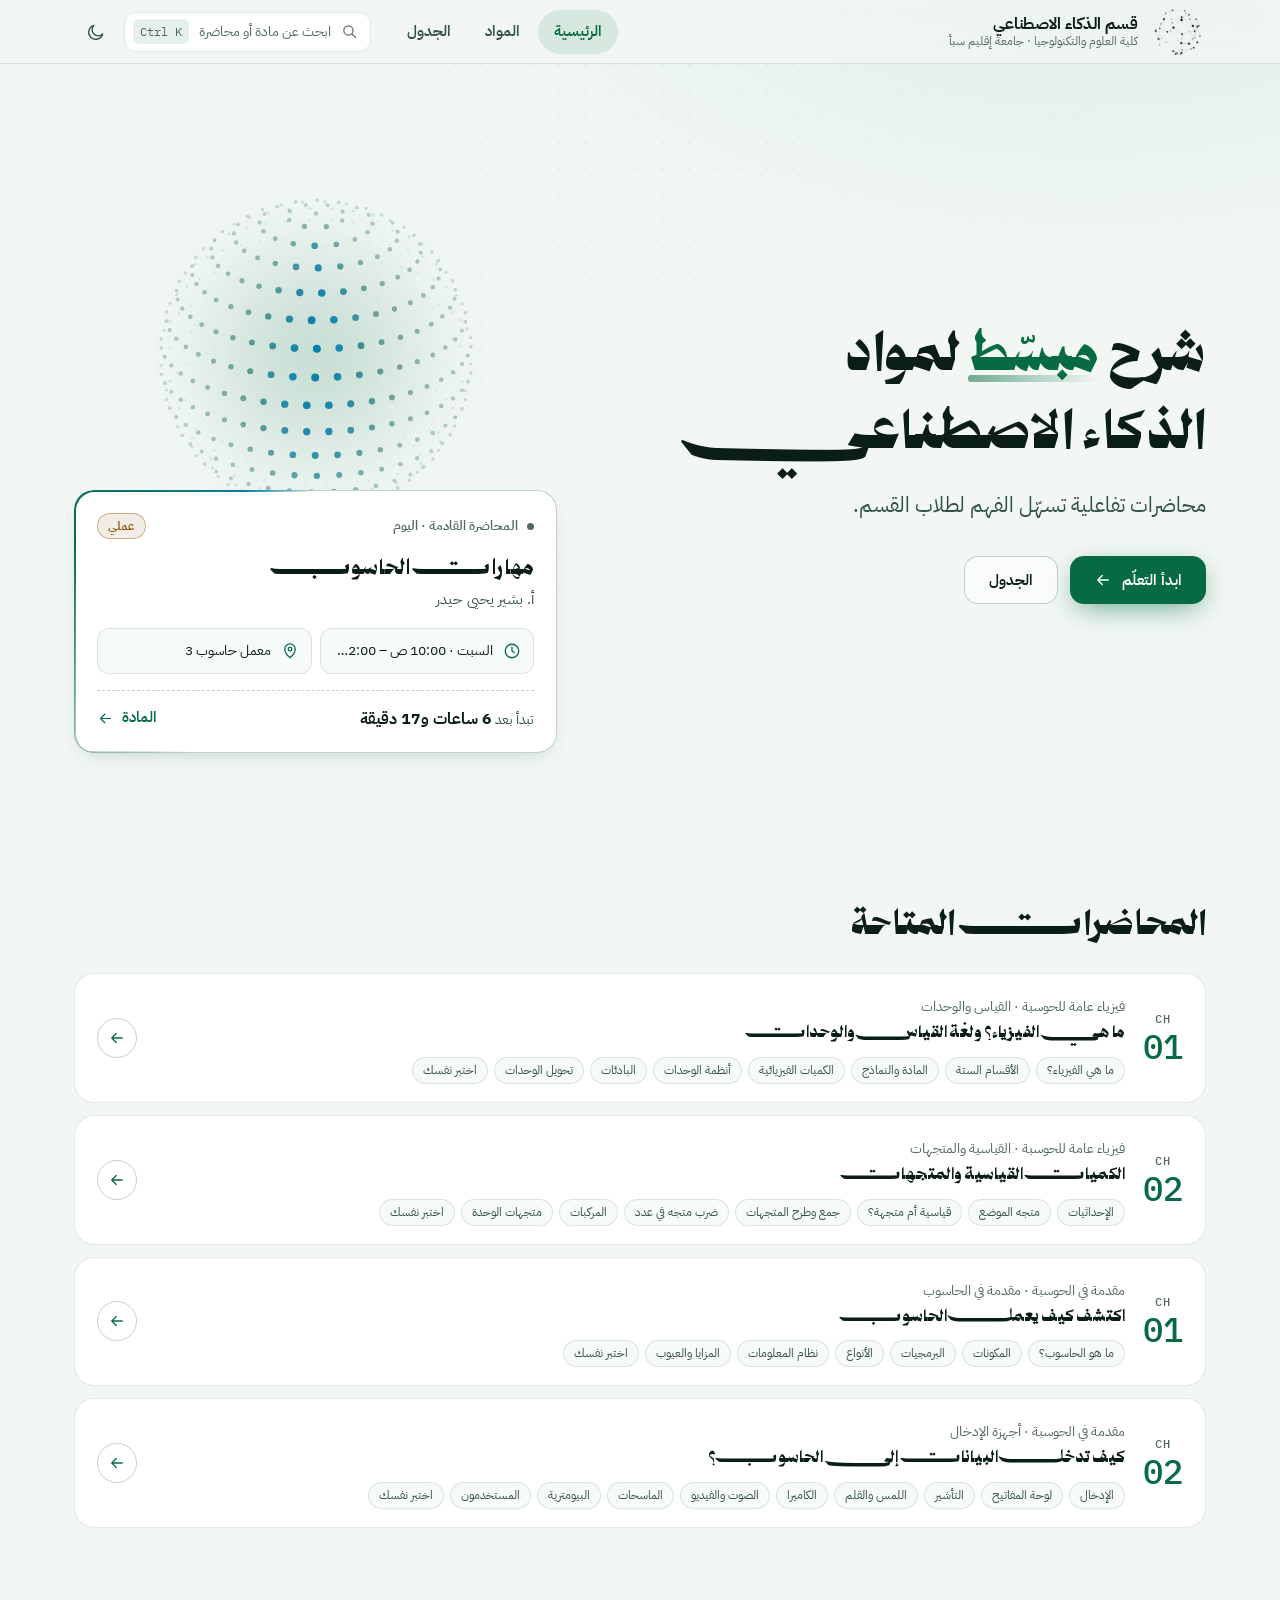
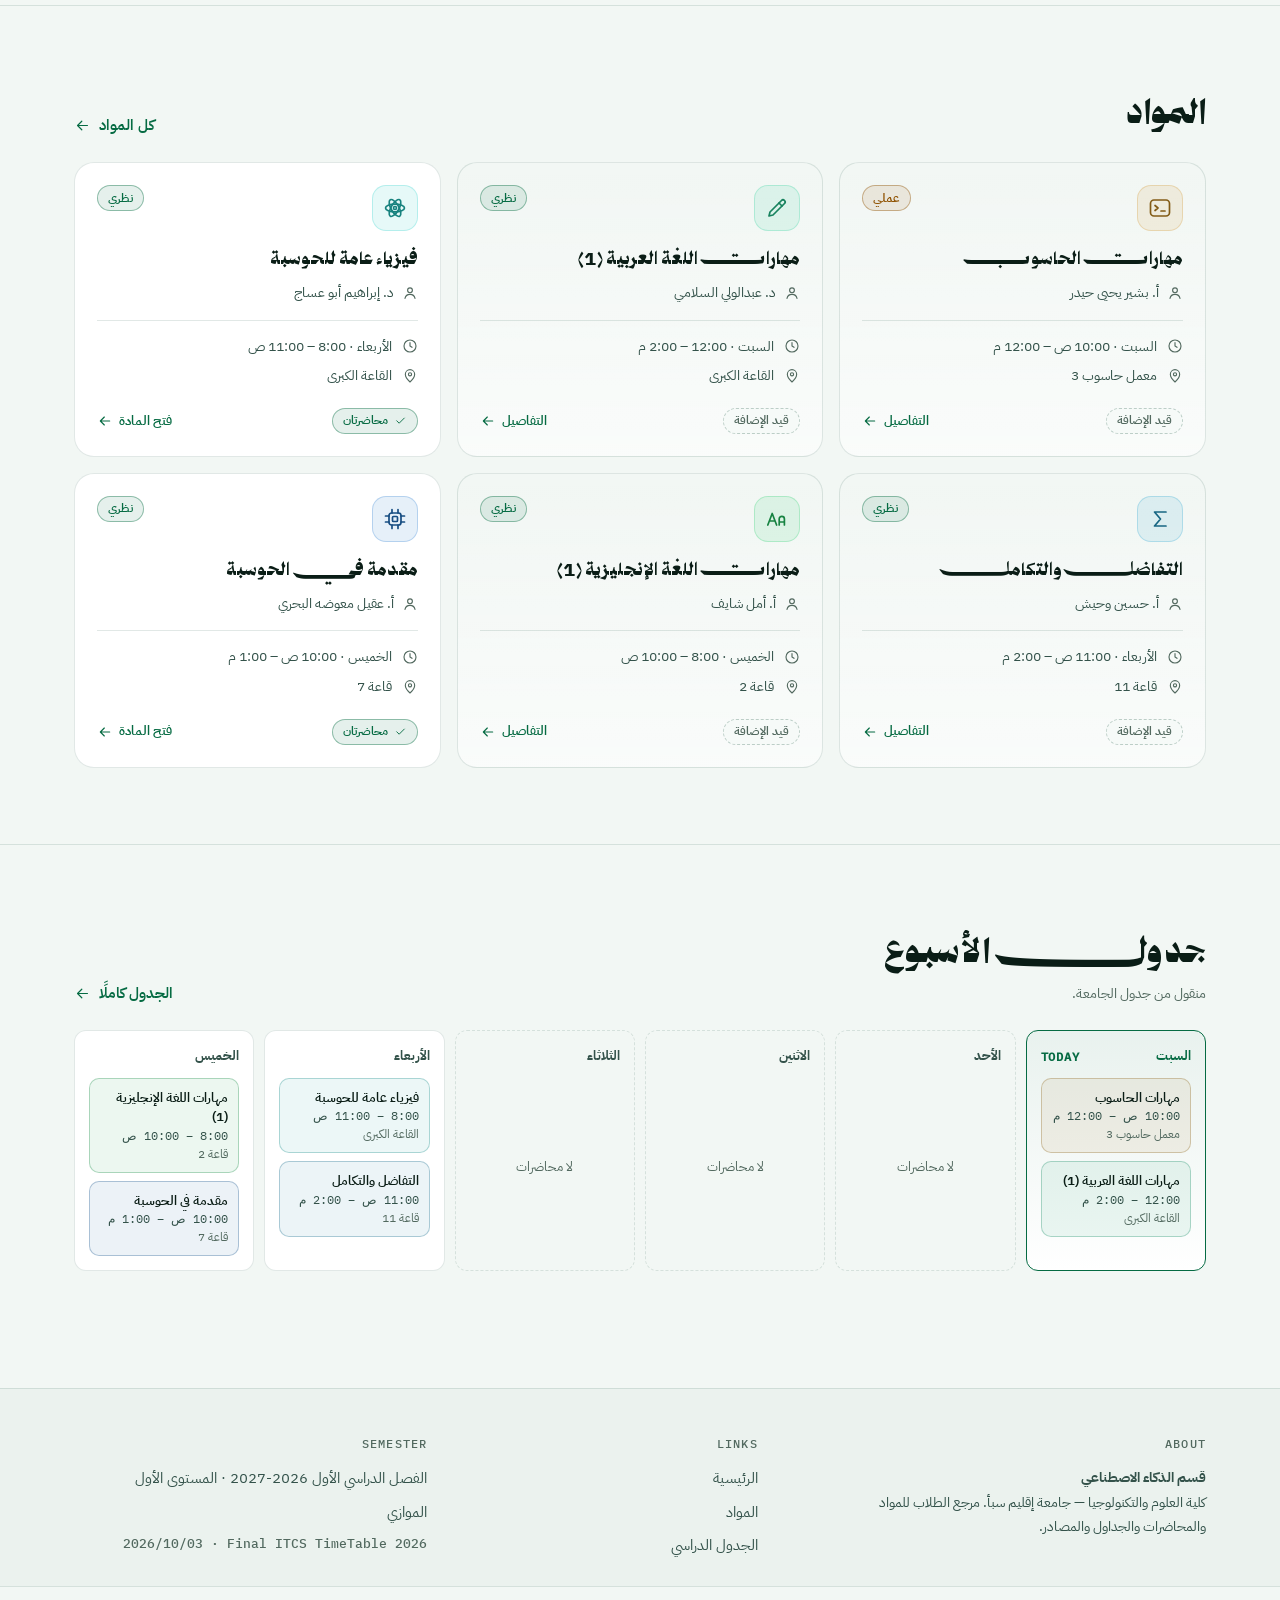
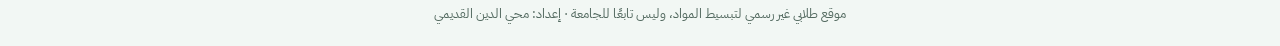
<file: index.html>
<!DOCTYPE html>
<html lang="ar" dir="rtl">
<head>
<meta charset="utf-8">
<meta name="viewport" content="width=device-width, initial-scale=1, viewport-fit=cover">
<title>شرح مبسّط لمواد الذكاء الاصطناعي</title>
<meta name="description" content="محاضرات تفاعلية تسهّل فهم مواد الذكاء الاصطناعي لطلاب القسم. موقع طلابي غير رسمي.">
<meta name="theme-color" content="#f2f7f4">
<link rel="icon" href="data:image/svg+xml,%3Csvg xmlns='http://www.w3.org/2000/svg' viewBox='0 0 32 32'%3E%3Crect width='32' height='32' rx='9' fill='%23040807'/%3E%3Ccircle cx='16' cy='16' r='9' fill='none' stroke='%232ee89a' stroke-width='1.6'/%3E%3Ccircle cx='16' cy='16' r='3' fill='%232ee89a'/%3E%3C/svg%3E">
<link rel="stylesheet" href="assets/css/fonts.css?v=16">
<link rel="stylesheet" href="assets/css/tokens.css?v=16">
<link rel="stylesheet" href="assets/css/site.css?v=16">
<script>document.documentElement.classList.add('js');var t='light';try{t=localStorage.getItem('theme')||'light'}catch(e){}document.documentElement.dataset.theme=t</script>
</head>
<body data-page="home">
<div id="app-header"></div>

<main id="main">
  <!-- ============ Hero ============ -->
  <section class="hero" aria-labelledby="hTitle">
    <div class="hero-bg" aria-hidden="true"></div>
    <div class="wrap hero-grid">
      <div class="hero-text">
        <h1 class="rv" id="hTitle">شرح <em>مبسّط</em> لمواد الذكاء الاصطناعي</h1>
        <p class="hero-lead rv" style="--d:.08s">محاضرات تفاعلية تسهّل الفهم لطلاب القسم.</p>
        <div class="hero-cta rv" style="--d:.16s">
          <a class="btn btn-primary" href="#lectures">ابدأ التعلّم <span id="ctaIco"></span></a>
          <a class="btn btn-ghost" href="schedule.html">الجدول</a>
        </div>
      </div>
      <div class="hero-side">
        <div class="orb-box rv rv-scale" aria-hidden="true"><canvas id="orb"></canvas></div>
        <div class="next beam rv rv-scale" style="--d:.12s" id="next" role="group" aria-label="المحاضرة القادمة"></div>
      </div>
    </div>
  </section>

  <!-- ============ المحاضرات المتاحة ============ -->
  <section class="sec" id="lectures" aria-labelledby="hLec">
    <div class="wrap">
      <div class="sec-h rv"><h2 id="hLec">المحاضرات المتاحة</h2></div>
      <div class="lec" id="lecList" data-stagger></div>
    </div>
  </section>

  <!-- ============ المواد ============ -->
  <section class="sec" id="courses" aria-labelledby="hCou">
    <div class="wrap">
      <div class="sec-h rv">
        <h2 id="hCou">المواد</h2>
        <a class="more" href="courses.html" id="moreCourses">كل المواد </a>
      </div>
      <div class="cards" id="cardGrid" data-stagger></div>
    </div>
  </section>

  <!-- ============ الأسبوع ============ -->
  <section class="sec" id="week" aria-labelledby="hWk">
    <div class="wrap">
      <div class="sec-h rv">
        <div><h2 id="hWk">جدول الأسبوع</h2><p>منقول من جدول الجامعة.</p></div>
        <a class="more" href="schedule.html" id="moreWeek">الجدول كاملًا </a>
      </div>
      <div class="week" id="weekGrid"></div>
    </div>
  </section>
</main>

<div id="app-footer"></div>
<p class="credit" role="note">موقع طلابي غير رسمي لتبسيط المواد، وليس تابعًا للجامعة · إعداد: محي الدين القديمي</p>
<noscript><p class="noscript">يحتاج الموقع إلى تفعيل جافاسكربت لعرض المواد والجدول.</p></noscript>
<script src="data/data.js?v=16"></script>
<script src="assets/js/thinking-orb.js?v=16"></script>
<script src="assets/js/app.js?v=16"></script>
<script src="assets/js/orb.js?v=16"></script>
<script src="assets/js/home.js?v=16"></script>
<script src="assets/js/feedback.js?v=16"></script>
</body>
</html>
</file>
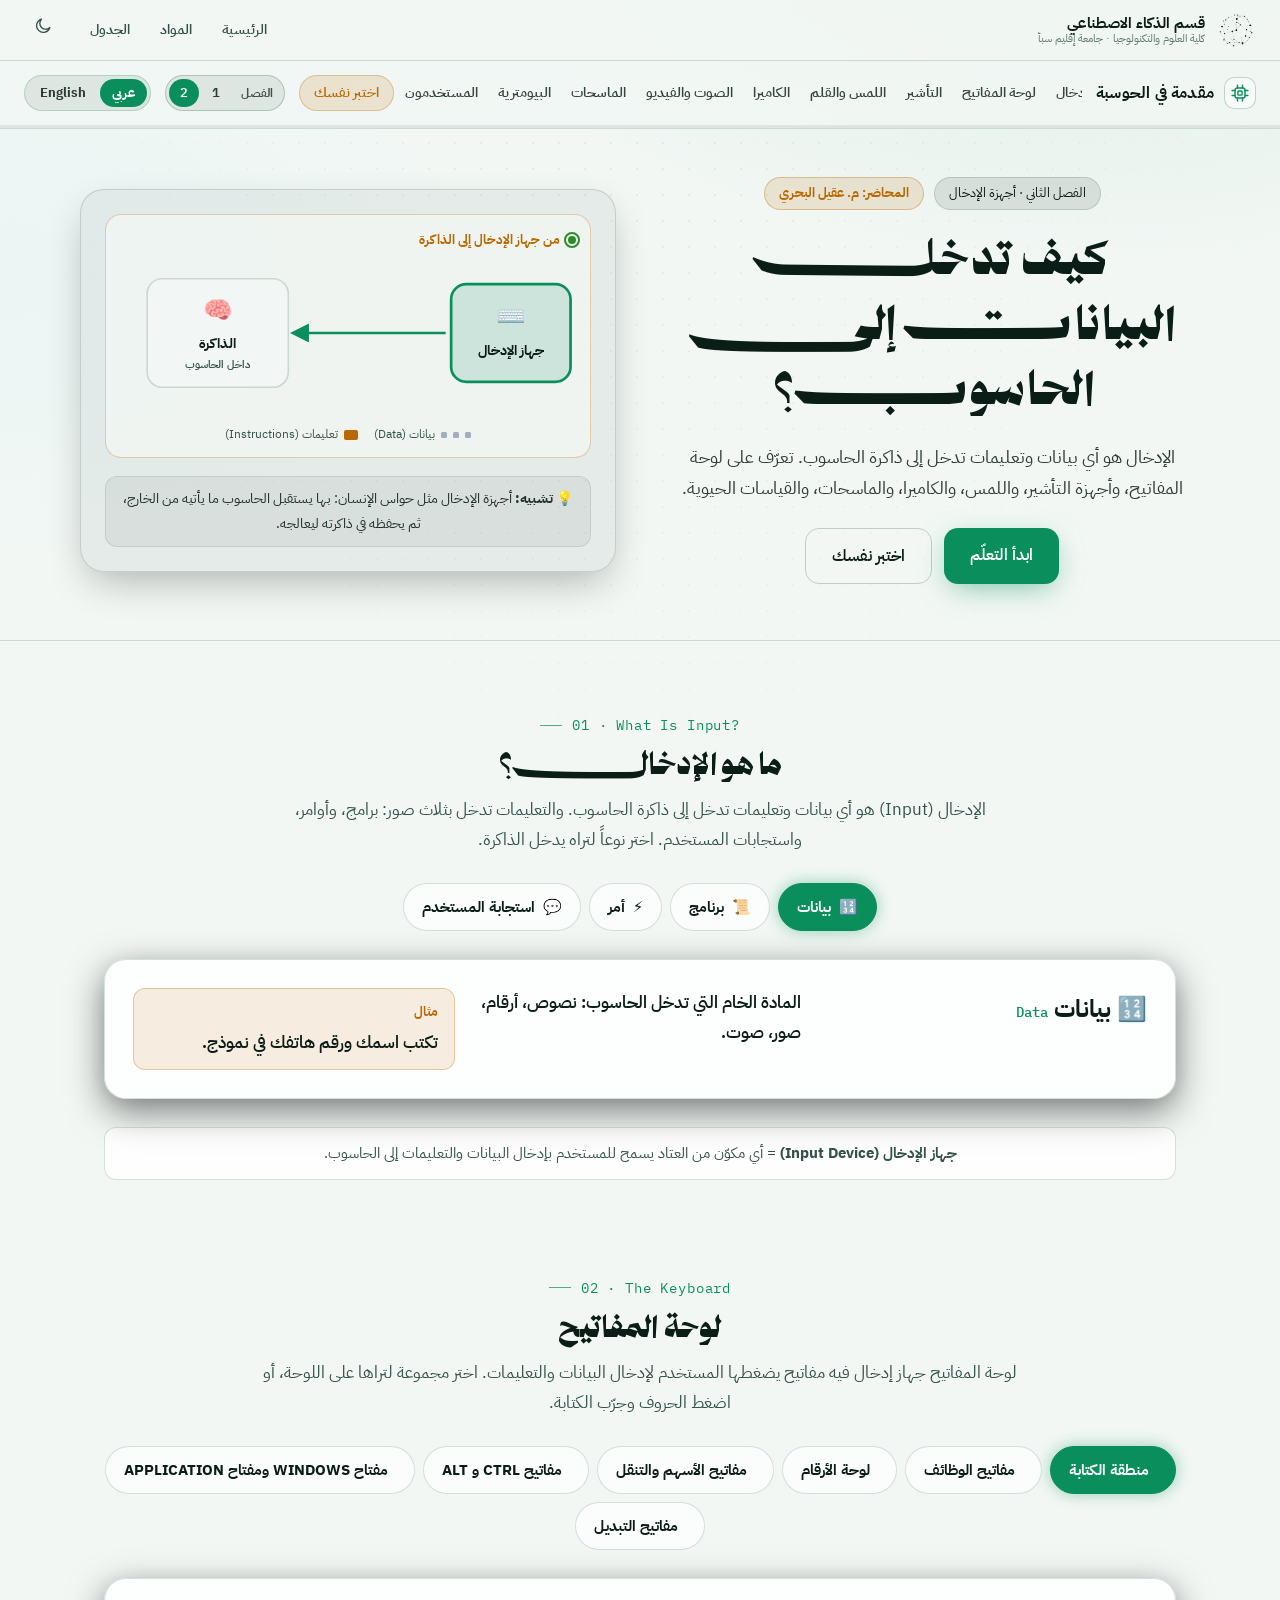
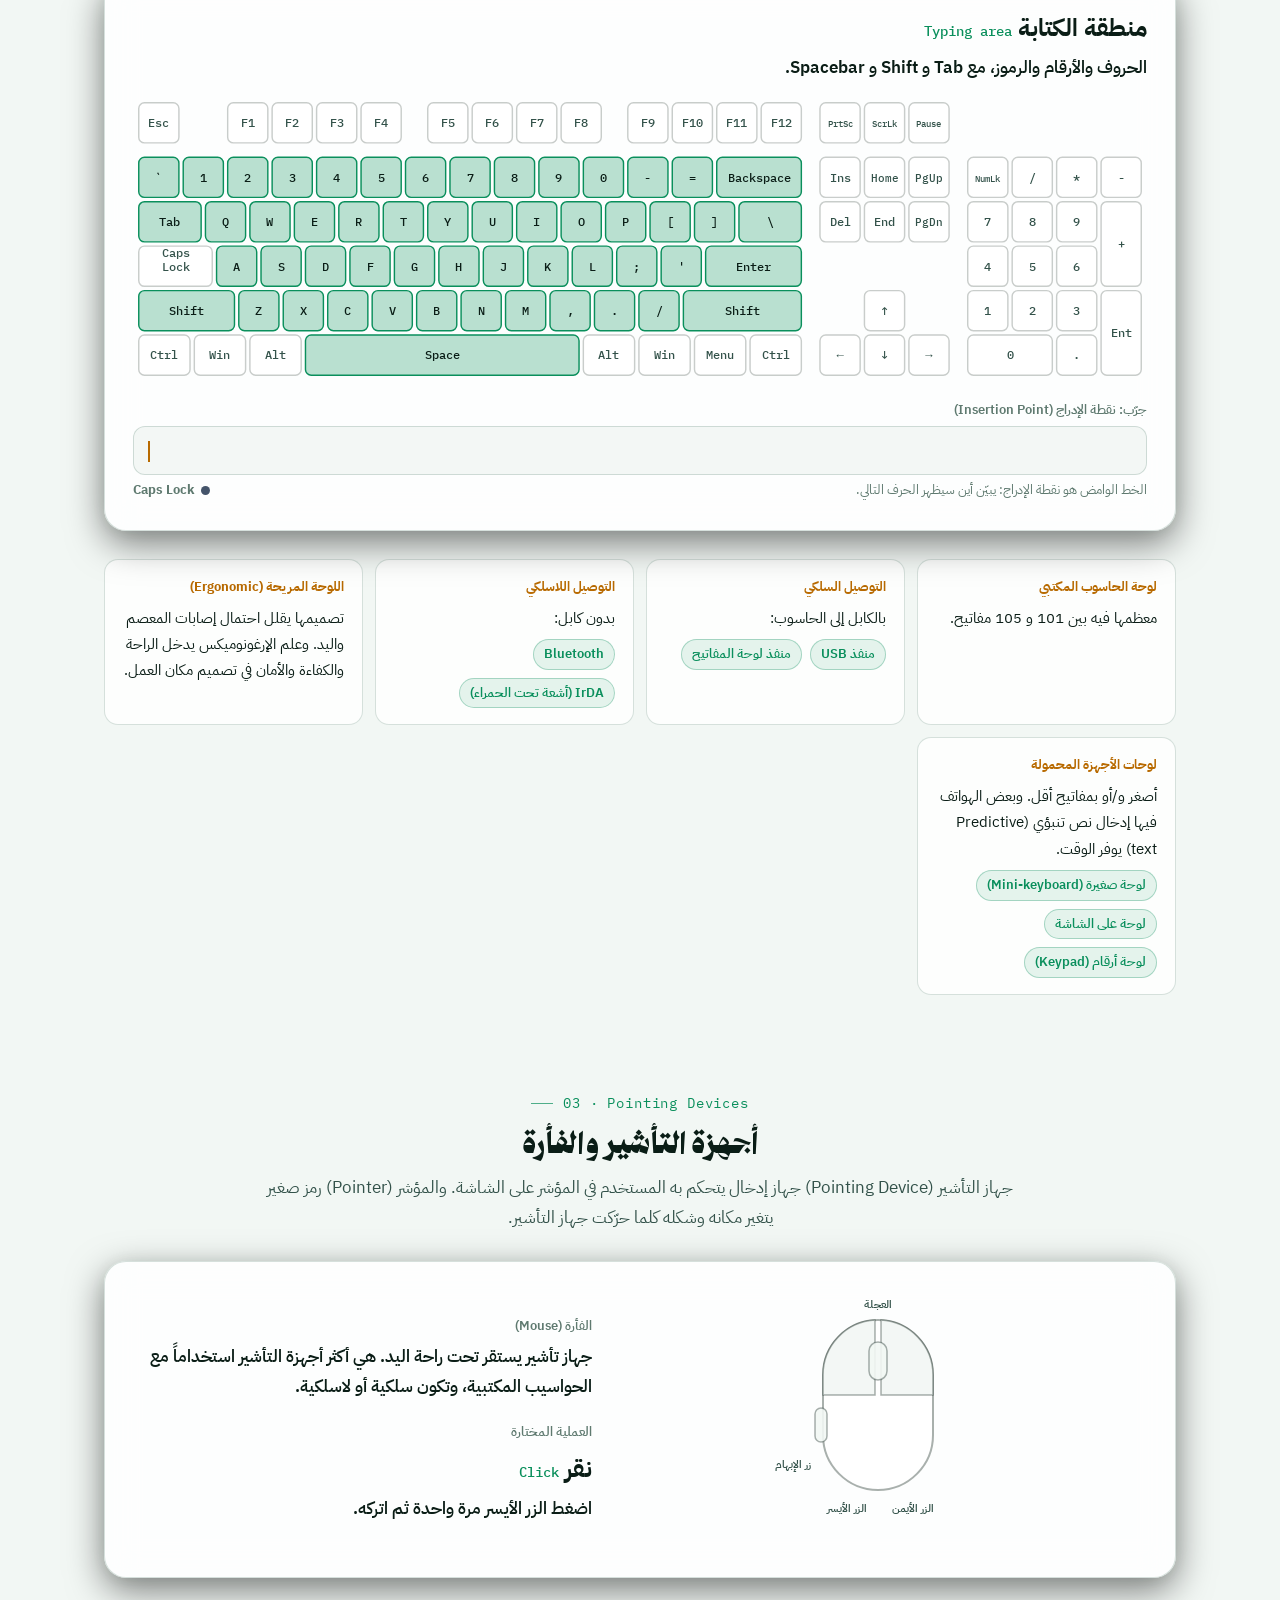
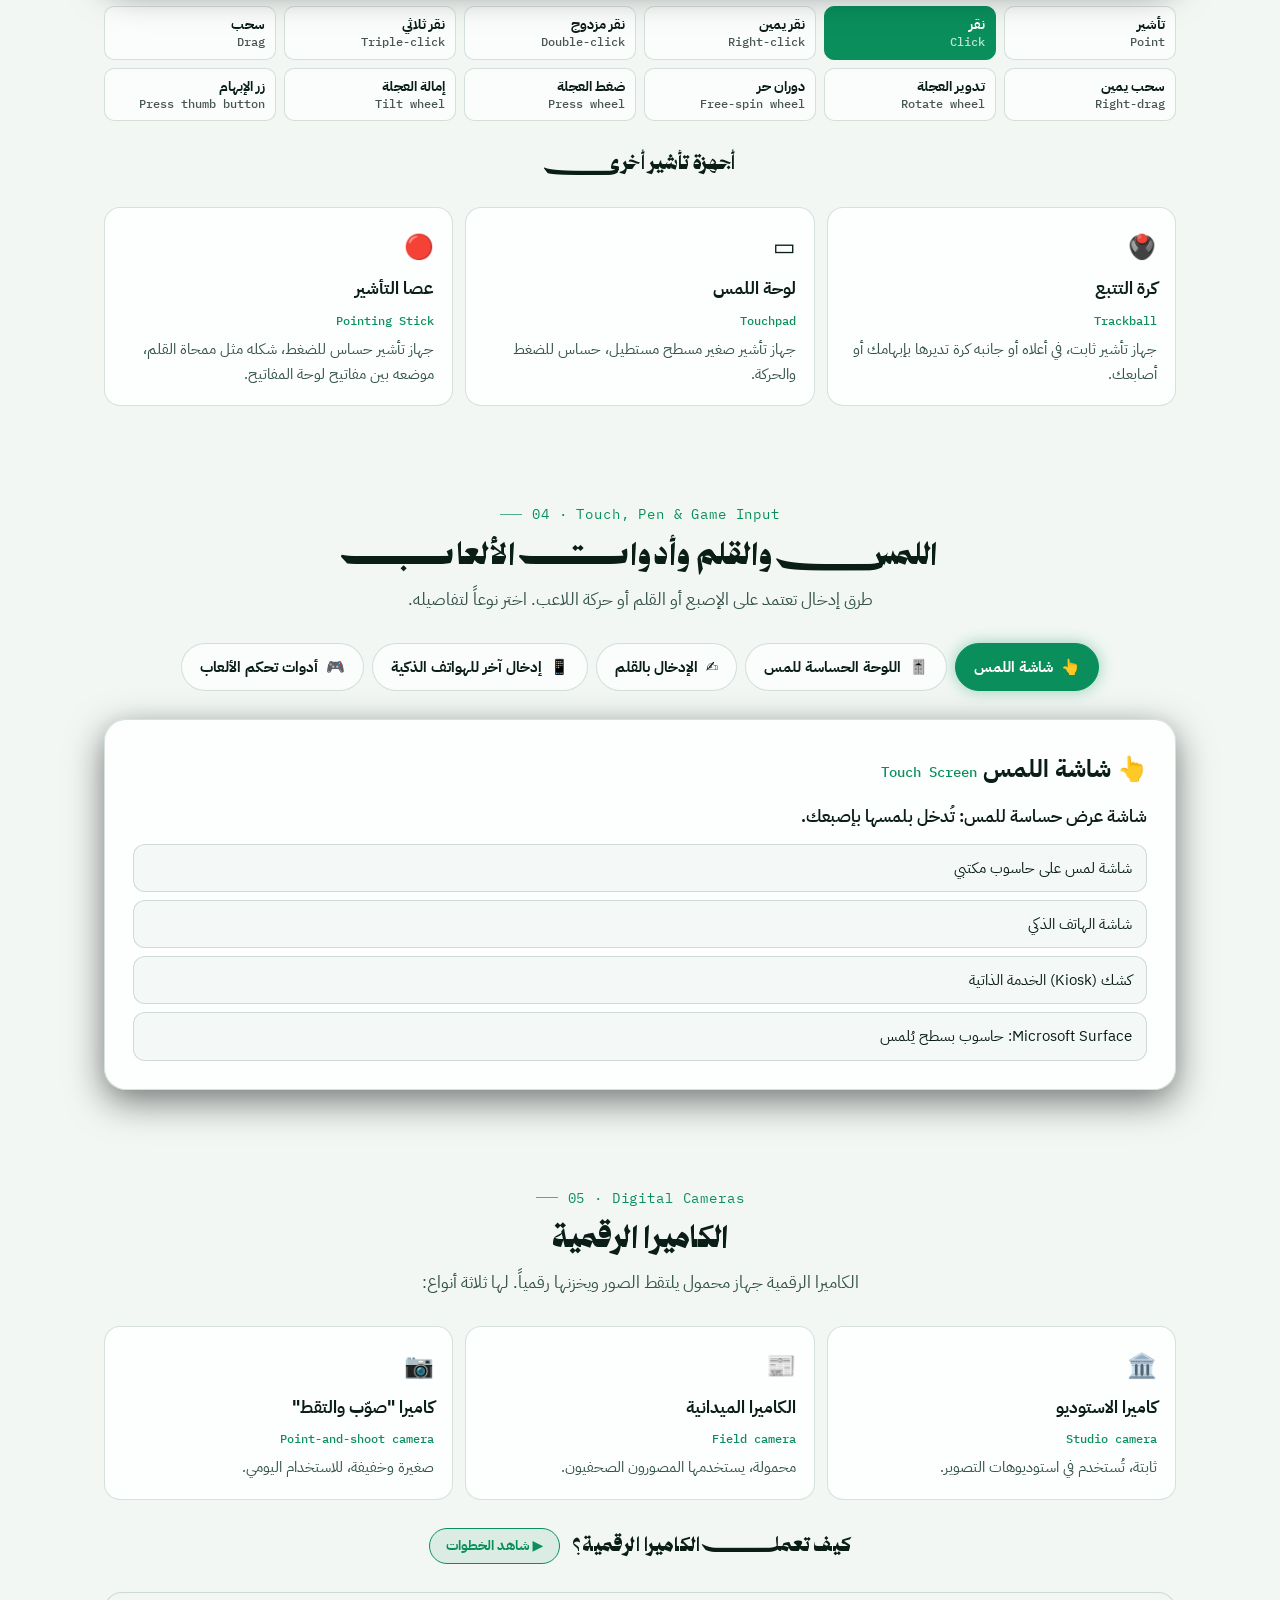
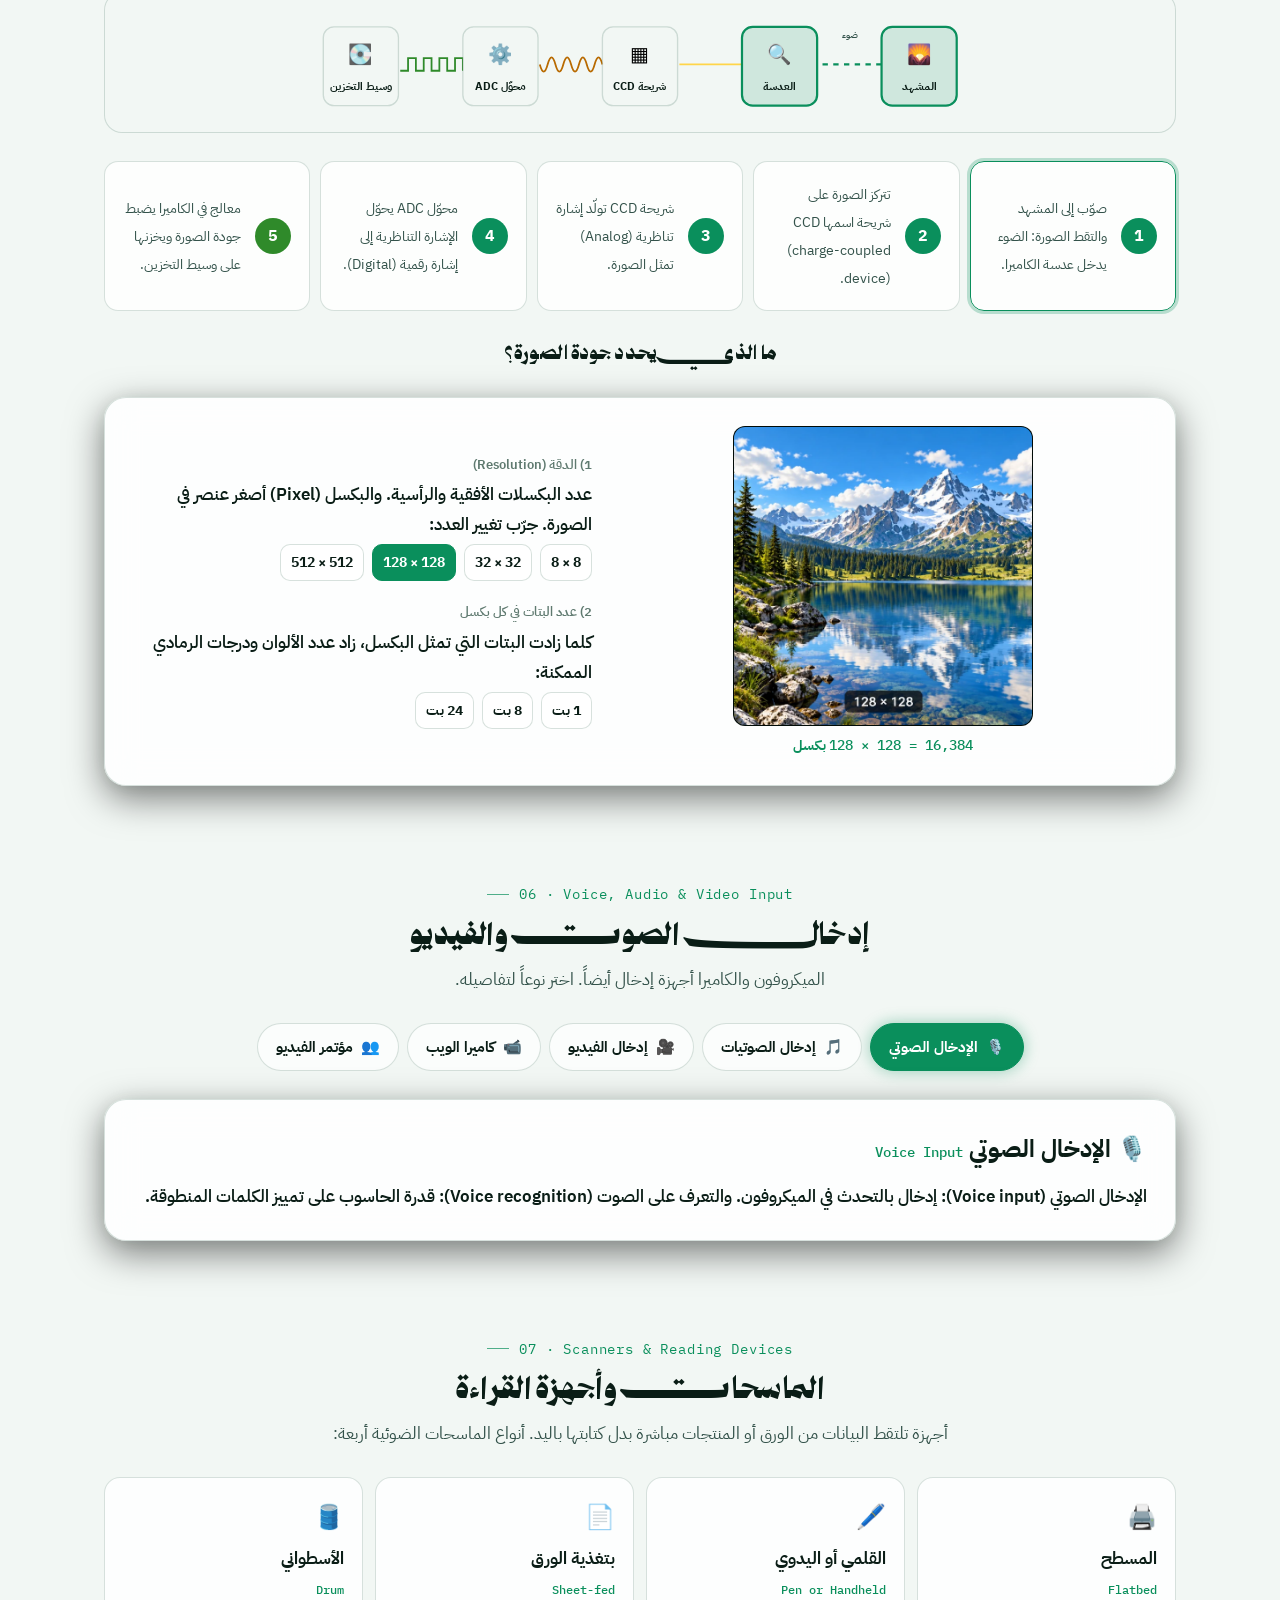
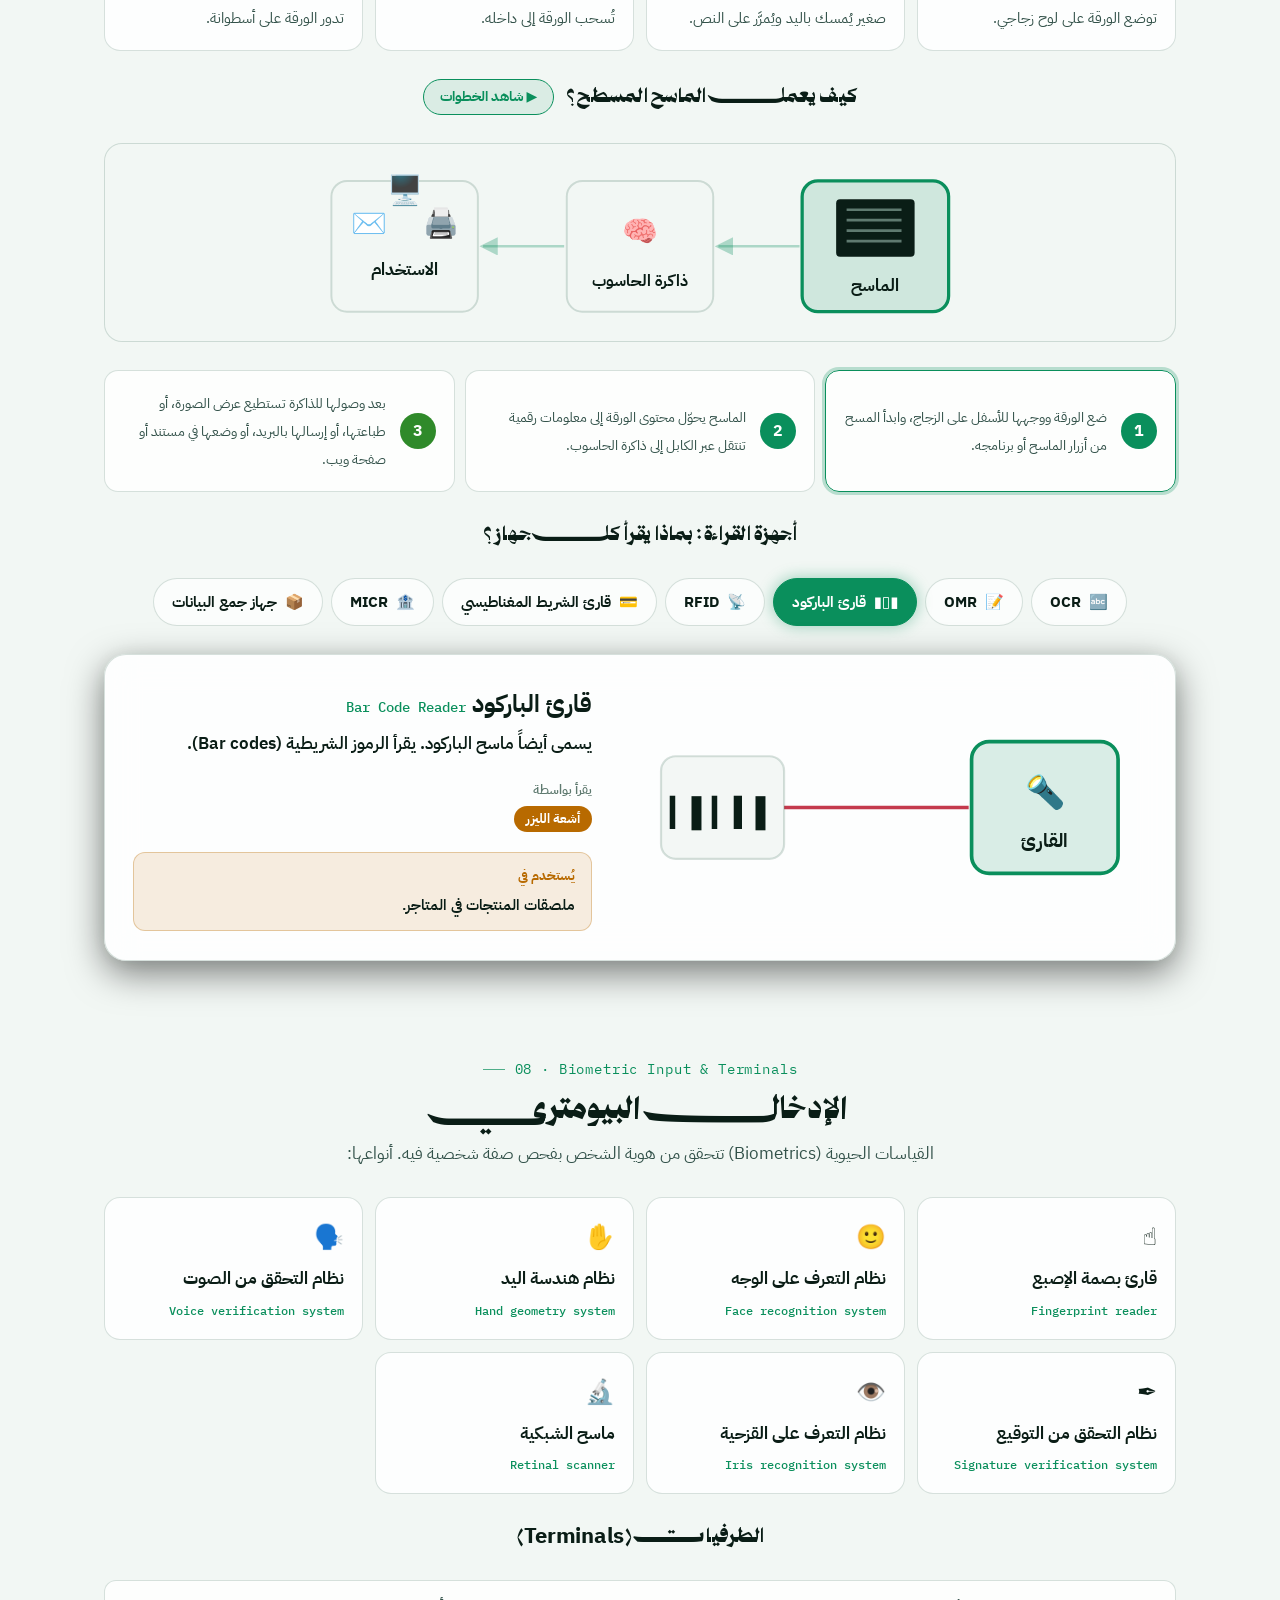
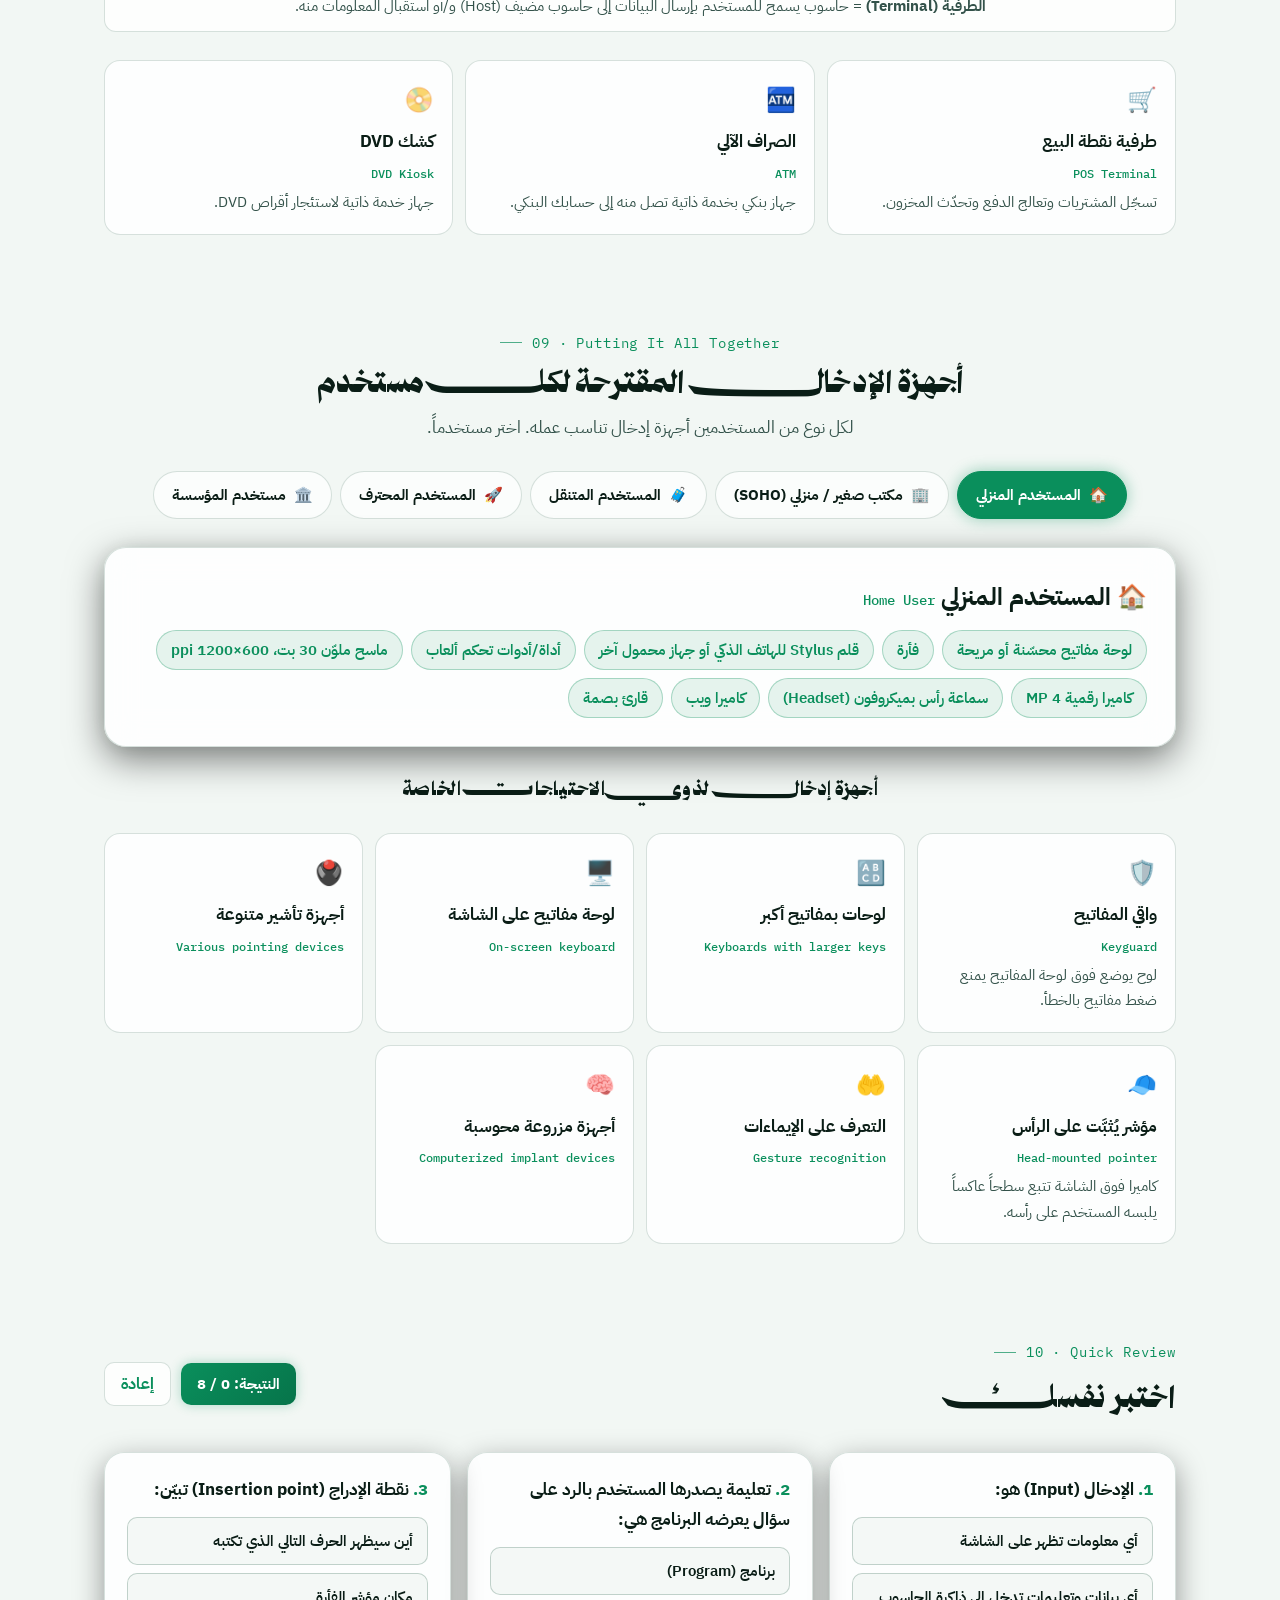
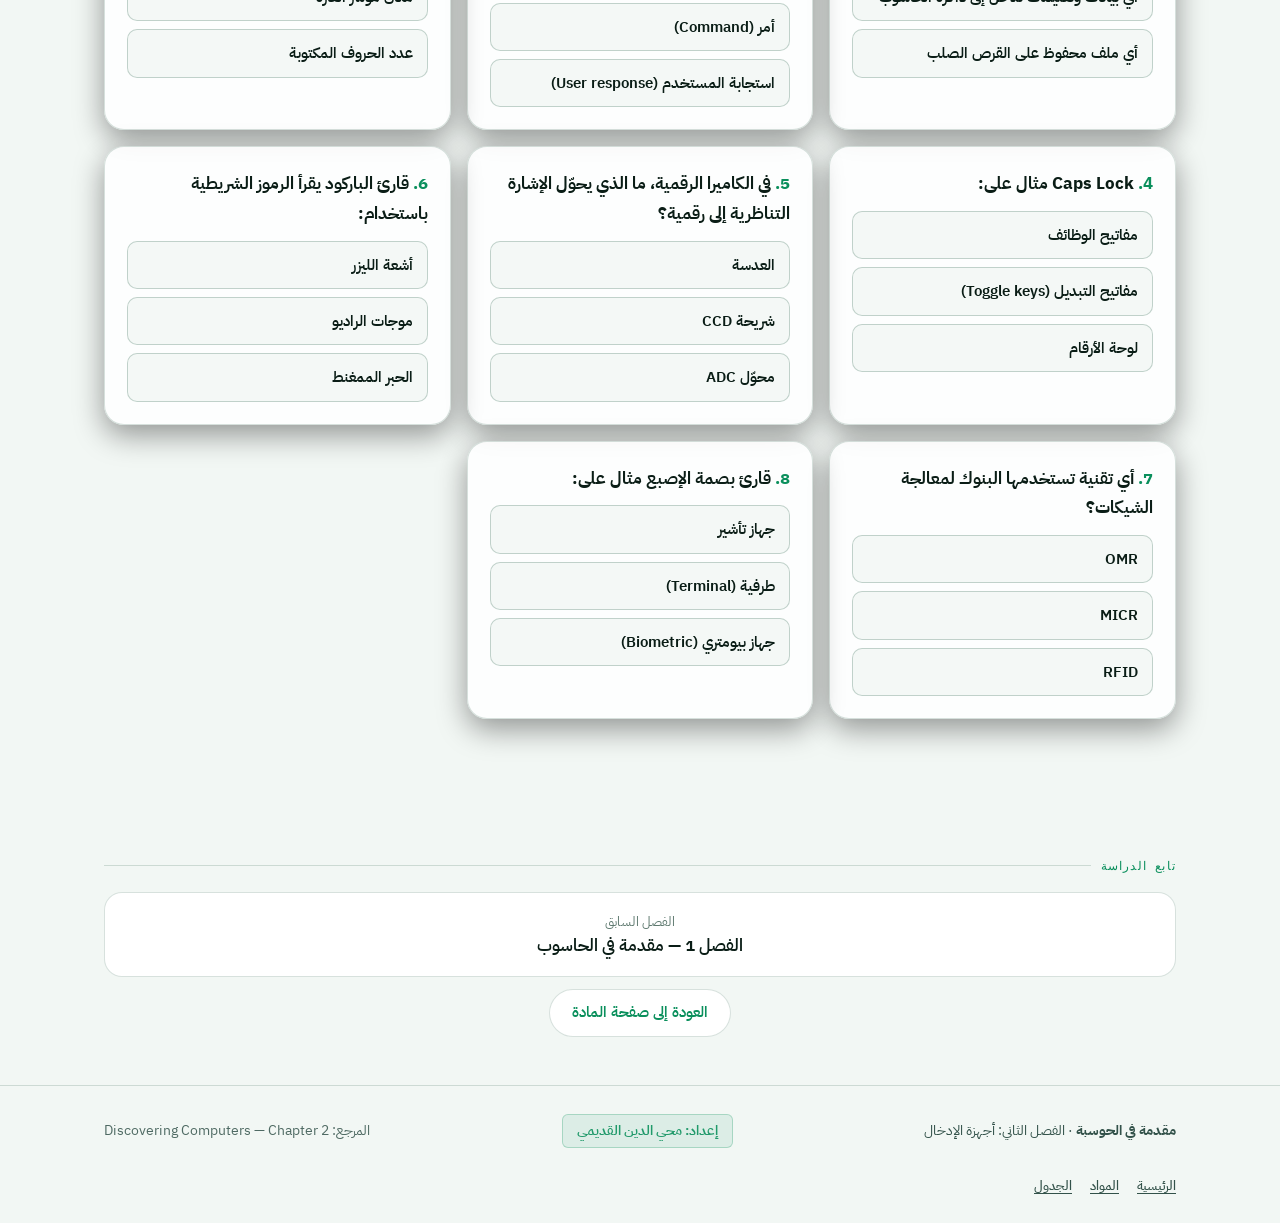
<file: chapter2.html>
<!DOCTYPE html>
<html lang="ar" dir="rtl"><head><meta charset="utf-8"><title>الفصل الثاني — أجهزة الإدخال</title>
<meta name="viewport" content="width=device-width, initial-scale=1">
<meta http-equiv="refresh" content="0; url=courses/intro-computing/chapter-2.html">
<script>location.replace('courses/intro-computing/chapter-2.html' + location.search + location.hash);</script></head>
<body><p><a href="courses/intro-computing/chapter-2.html">انتقل إلى الفصل الثاني</a></p></body></html>
</file>
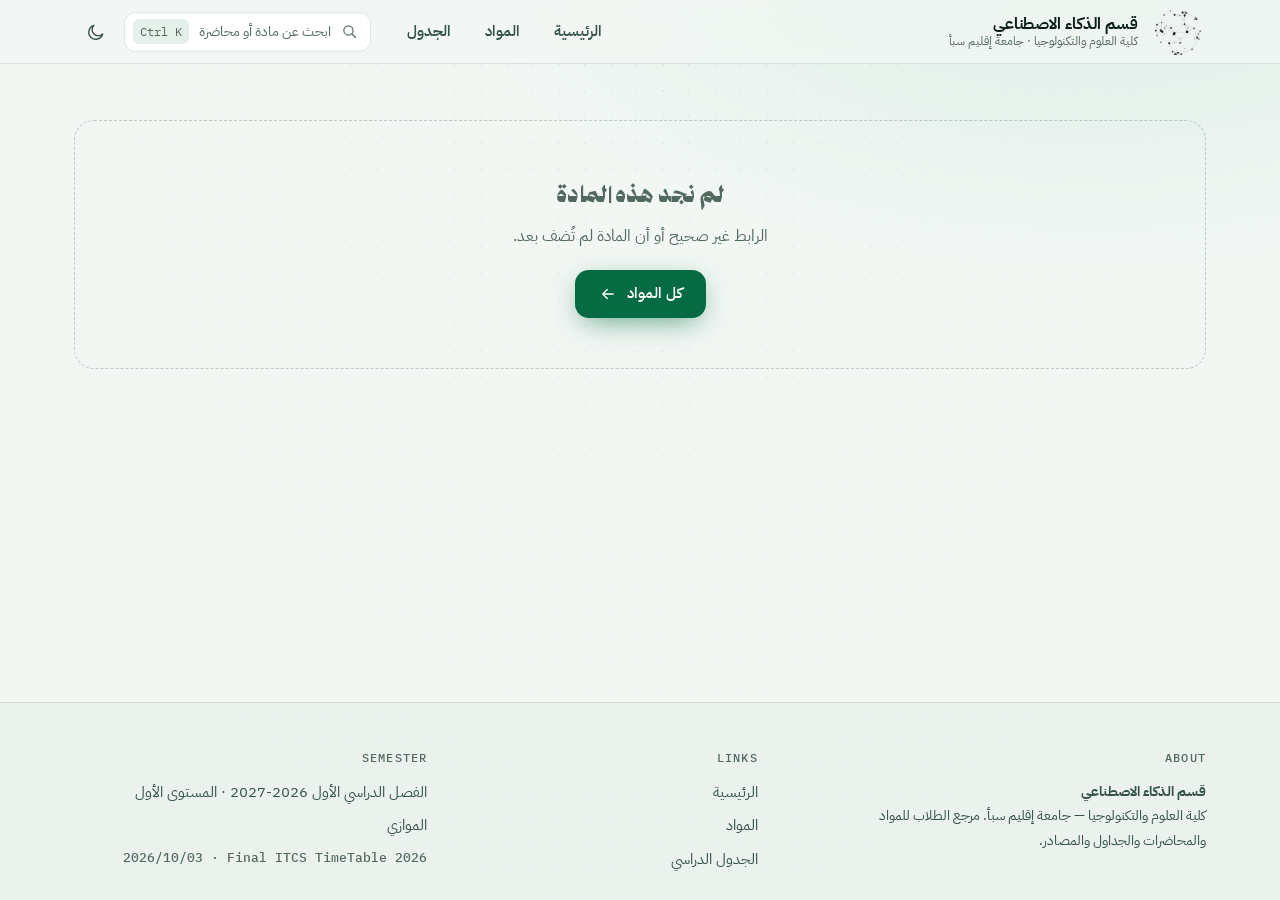
<file: course.html>
<!DOCTYPE html>
<html lang="ar" dir="rtl">
<head>
<meta charset="utf-8">
<meta name="viewport" content="width=device-width, initial-scale=1, viewport-fit=cover">
<title>المادة — قسم الذكاء الاصطناعي</title>
<meta name="description" content="تفاصيل المادة ومحاضراتها ومصادرها.">
<meta name="theme-color" content="#f2f7f4">
<link rel="icon" href="data:image/svg+xml,%3Csvg xmlns='http://www.w3.org/2000/svg' viewBox='0 0 32 32'%3E%3Crect width='32' height='32' rx='9' fill='%23040807'/%3E%3Ccircle cx='16' cy='16' r='9' fill='none' stroke='%232ee89a' stroke-width='1.6'/%3E%3Ccircle cx='16' cy='16' r='3' fill='%232ee89a'/%3E%3C/svg%3E">
<link rel="stylesheet" href="assets/css/fonts.css?v=16">
<link rel="stylesheet" href="assets/css/tokens.css?v=16">
<link rel="stylesheet" href="assets/css/site.css?v=16">
<script>document.documentElement.classList.add('js');var t='light';try{t=localStorage.getItem('theme')||'light'}catch(e){}document.documentElement.dataset.theme=t</script>
</head>
<body data-page="course">
<div id="app-header"></div>
<main id="main" tabindex="-1"><div class="wrap phead"></div></main>
<div id="app-footer"></div>
<noscript><p class="noscript">يحتاج الموقع إلى تفعيل جافاسكربت لعرض المادة.</p></noscript>
<script src="data/data.js?v=16"></script>
<script src="assets/js/thinking-orb.js?v=16"></script>
<script src="assets/js/app.js?v=16"></script>
<script src="assets/js/orb.js?v=16"></script>
<script src="assets/js/course.js?v=16"></script>
<script src="assets/js/feedback.js?v=16"></script>
</body>
</html>
</file>
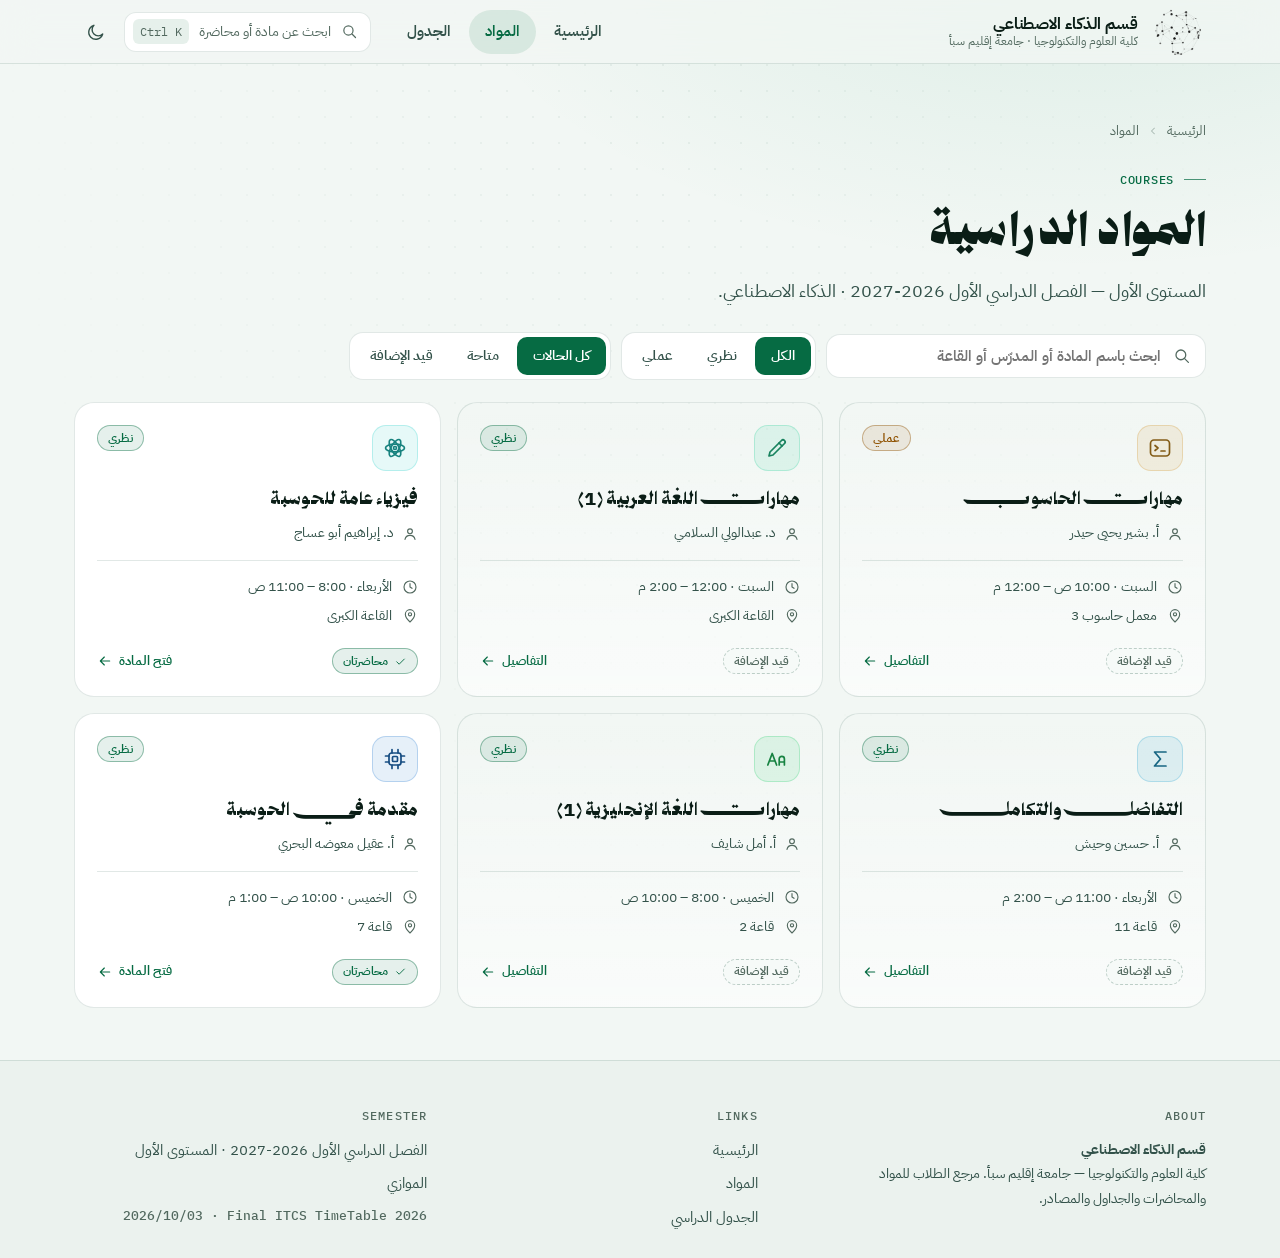
<file: courses.html>
<!DOCTYPE html>
<html lang="ar" dir="rtl">
<head>
<meta charset="utf-8">
<meta name="viewport" content="width=device-width, initial-scale=1, viewport-fit=cover">
<title>المواد — قسم الذكاء الاصطناعي</title>
<meta name="description" content="جميع مواد قسم الذكاء الاصطناعي: المدرّسون والمواعيد والمحاضرات.">
<meta name="theme-color" content="#f2f7f4">
<link rel="icon" href="data:image/svg+xml,%3Csvg xmlns='http://www.w3.org/2000/svg' viewBox='0 0 32 32'%3E%3Crect width='32' height='32' rx='9' fill='%23040807'/%3E%3Ccircle cx='16' cy='16' r='9' fill='none' stroke='%232ee89a' stroke-width='1.6'/%3E%3Ccircle cx='16' cy='16' r='3' fill='%232ee89a'/%3E%3C/svg%3E">
<link rel="stylesheet" href="assets/css/fonts.css?v=16">
<link rel="stylesheet" href="assets/css/tokens.css?v=16">
<link rel="stylesheet" href="assets/css/site.css?v=16">
<script>document.documentElement.classList.add('js');var t='light';try{t=localStorage.getItem('theme')||'light'}catch(e){}document.documentElement.dataset.theme=t</script>
</head>
<body data-page="courses">
<div id="app-header"></div>
<main id="main">
  <div class="wrap phead">
    <nav class="crumbs" aria-label="مسار التنقل"><a href="index.html">الرئيسية</a><span id="cr1"></span><span>المواد</span></nav>
    <span class="eyebrow lang-en" lang="en">COURSES</span>
    <h1>المواد الدراسية</h1>
    <p class="lead" id="lead"></p>
    <div class="filters">
      <label class="field"><span id="sIco"></span><input id="q" type="search" placeholder="ابحث باسم المادة أو المدرّس أو القاعة" aria-label="بحث في المواد" autocomplete="off" enterkeyhint="search"></label>
      <div class="seg" role="group" aria-label="النوع" id="kindSeg"><button type="button" data-k="" aria-pressed="true">الكل</button><button type="button" data-k="نظري" aria-pressed="false">نظري</button><button type="button" data-k="عملي" aria-pressed="false">عملي</button></div>
      <div class="seg" role="group" aria-label="حالة المحتوى" id="stSeg"><button type="button" data-s="" aria-pressed="true">كل الحالات</button><button type="button" data-s="a" aria-pressed="false">متاحة</button><button type="button" data-s="p" aria-pressed="false">قيد الإضافة</button></div>
    </div>
    <div class="cards" id="grid" data-stagger></div>
    <div class="empty" id="empty" role="status" hidden>لا توجد مواد مطابقة.</div>
  </div>
</main>
<div id="app-footer"></div>
<noscript><p class="noscript">يحتاج الموقع إلى تفعيل جافاسكربت لعرض المواد.</p></noscript>
<script src="data/data.js?v=16"></script>
<script src="assets/js/thinking-orb.js?v=16"></script>
<script src="assets/js/app.js?v=16"></script>
<script src="assets/js/courses.js?v=16"></script>
<script src="assets/js/feedback.js?v=16"></script>
</body>
</html>
</file>
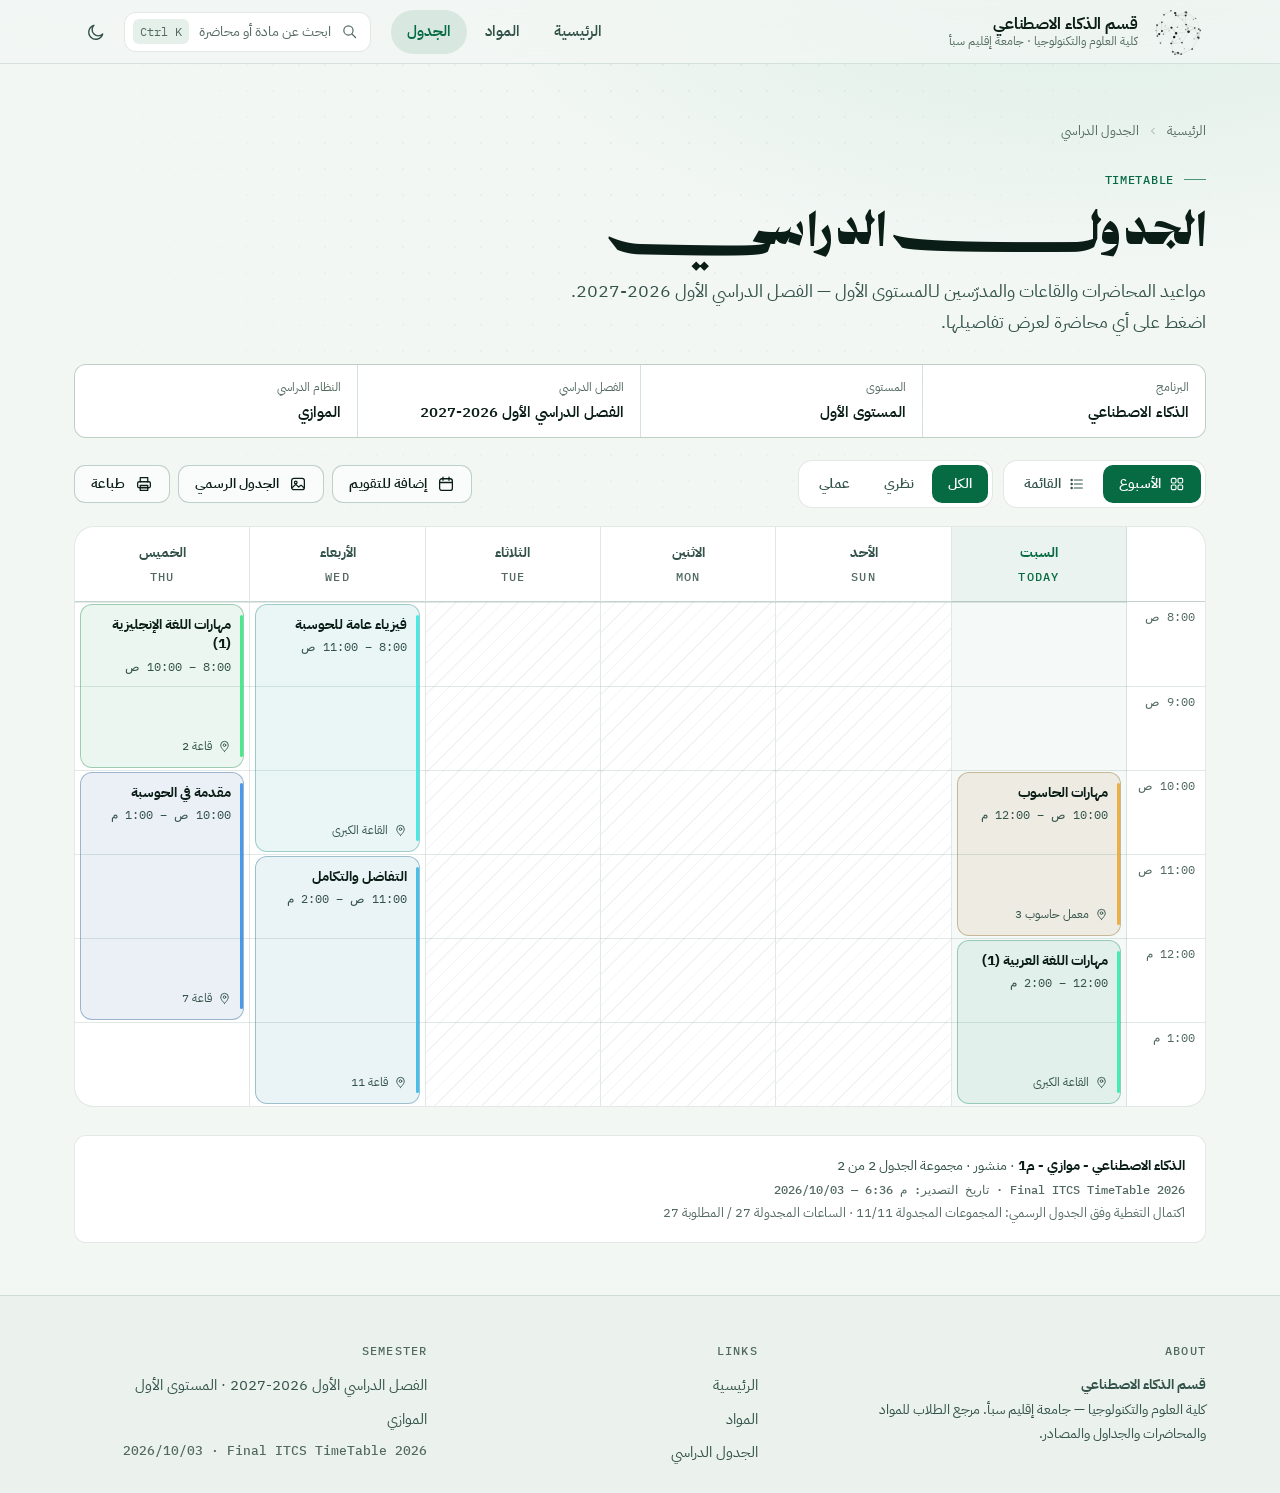
<file: schedule.html>
<!DOCTYPE html>
<html lang="ar" dir="rtl">
<head>
<meta charset="utf-8">
<meta name="viewport" content="width=device-width, initial-scale=1, viewport-fit=cover">
<title>الجدول الدراسي — قسم الذكاء الاصطناعي</title>
<meta name="description" content="الجدول الدراسي التفاعلي لطلاب قسم الذكاء الاصطناعي، جامعة إقليم سبأ.">
<meta name="theme-color" content="#f2f7f4">
<link rel="icon" href="data:image/svg+xml,%3Csvg xmlns='http://www.w3.org/2000/svg' viewBox='0 0 32 32'%3E%3Crect width='32' height='32' rx='9' fill='%23040807'/%3E%3Ccircle cx='16' cy='16' r='9' fill='none' stroke='%232ee89a' stroke-width='1.6'/%3E%3Ccircle cx='16' cy='16' r='3' fill='%232ee89a'/%3E%3C/svg%3E">
<link rel="stylesheet" href="assets/css/fonts.css?v=16">
<link rel="stylesheet" href="assets/css/tokens.css?v=16">
<link rel="stylesheet" href="assets/css/site.css?v=16">
<script>document.documentElement.classList.add('js');var t='light';try{t=localStorage.getItem('theme')||'light'}catch(e){}document.documentElement.dataset.theme=t</script>
</head>
<body data-page="schedule">
<div id="app-header"></div>

<main id="main">
  <div class="wrap phead">
    <nav class="crumbs" aria-label="مسار التنقل"><a href="index.html">الرئيسية</a><span id="cr1"></span><span>الجدول الدراسي</span></nav>
    <span class="eyebrow lang-en" lang="en">TIMETABLE</span>
    <h1>الجدول الدراسي</h1>
    <p class="lead" id="lead"></p>

    <div class="meta-strip" id="meta"></div>

    <div class="sbar">
      <div class="sbar-group">
        <div class="seg" role="group" aria-label="طريقة العرض" id="viewSeg">
          <button type="button" data-v="grid" aria-pressed="true" id="vGrid"></button>
          <button type="button" data-v="list" aria-pressed="false" id="vList"></button>
        </div>
        <div class="seg" role="group" aria-label="تصفية حسب النوع" id="kindSeg">
          <button type="button" data-k="" aria-pressed="true">الكل</button>
          <button type="button" data-k="نظري" aria-pressed="false">نظري</button>
          <button type="button" data-k="عملي" aria-pressed="false">عملي</button>
        </div>
      </div>
      <div class="tools">
        <button class="btn btn-ghost btn-sm" type="button" id="btnIcs"></button>
        <button class="btn btn-ghost btn-sm" type="button" id="btnImg"></button>
        <button class="btn btn-ghost btn-sm" type="button" id="btnPrint"></button>
      </div>
    </div>

    <div id="view"></div>

    <div class="official" id="official"></div>
  </div>
</main>

<div id="app-footer"></div>

<dialog id="detail" class="bottom" aria-label="تفاصيل المحاضرة"><div class="sheet" id="sheet"></div></dialog>
<dialog id="imgDlg" aria-label="الجدول الرسمي"><div class="sheet dlg-img"><button class="iconbtn x" type="button" id="imgClose" aria-label="إغلاق"></button><img id="officialImg" alt="صورة الجدول الدراسي الرسمي" decoding="async"></div></dialog>

<noscript><p class="noscript">يحتاج الموقع إلى تفعيل جافاسكربت لعرض الجدول.</p></noscript>
<script src="data/data.js?v=16"></script>
<script src="assets/js/thinking-orb.js?v=16"></script>
<script src="assets/js/app.js?v=16"></script>
<script src="assets/js/schedule.js?v=16"></script>
<script src="assets/js/feedback.js?v=16"></script>
</body>
</html>
</file>
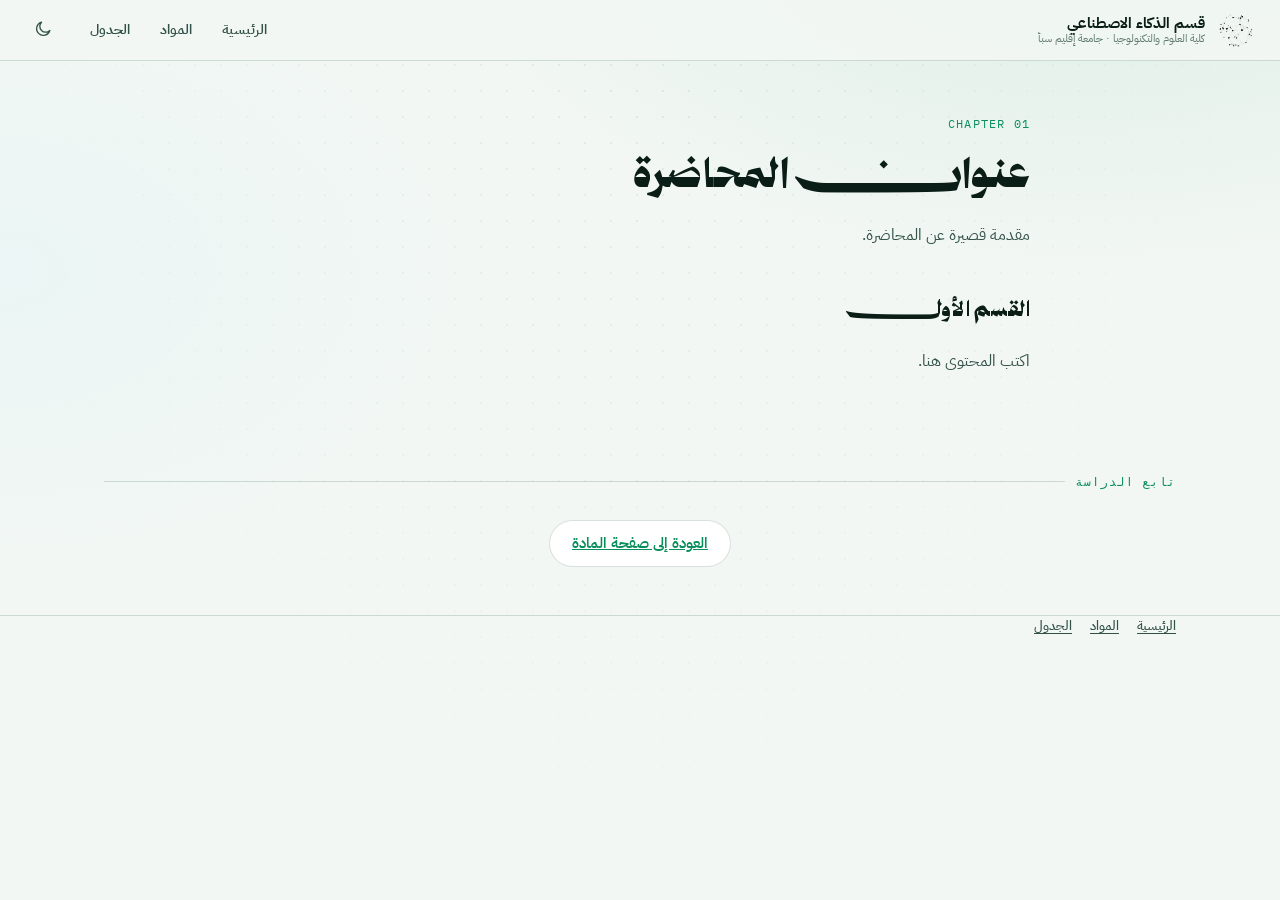
<file: courses/_template/lecture.html>
<!DOCTYPE html>
<!--
  قالب محاضرة جديدة بهوية الموقع
  1) انسخ هذا الملف إلى: courses/<id-المادة>/chapter-N.html  (يجب أن يطابق اسم المجلد id المادة في data/data.js)
  2) عدّل العنوان والمحتوى. الشريط العلوي والتنقل السابق/التالي والتذييل تُضاف تلقائيًا
     من lecture-shell.js بحسب ترتيب chapters في data/data.js.
  3) سجّل المحاضرة في data/data.js (راجع README.md).
  ملاحظة: lecture.css يوفّر نفس رموز التصميم (--em, --text, --surface …) ويدعم السمة الفاتحة والداكنة.
-->
<html lang="ar" dir="rtl">
<head>
<meta charset="utf-8">
<meta name="viewport" content="width=device-width, initial-scale=1, viewport-fit=cover">
<title>عنوان المحاضرة — قسم الذكاء الاصطناعي</title>
<link rel="stylesheet" href="../../assets/css/fonts.css?v=14">
<link rel="stylesheet" href="../../assets/css/lecture.css?v=14">
<script>var t='light';try{t=localStorage.getItem('theme')||'light'}catch(e){}document.documentElement.dataset.theme=t</script>
<style>
  *{box-sizing:border-box} body{margin:0;line-height:1.8}
  .lecture{max-width:820px;margin:0 auto;padding:48px 20px 24px}
  .lecture h1{font-size:clamp(28px,5vw,46px);line-height:1.3;margin:8px 0 12px}
  .lecture h2{margin:40px 0 10px;font-size:24px}
  .lecture p{color:var(--text2)}
  .eyebrow{font-family:var(--mono);font-size:12px;letter-spacing:.1em;color:var(--em)}
</style>
</head>
<body>
<main class="lecture">
  <span class="eyebrow">CHAPTER 01</span>
  <h1>عنوان المحاضرة</h1>
  <p>مقدمة قصيرة عن المحاضرة.</p>
  <h2>القسم الأول</h2>
  <p>اكتب المحتوى هنا.</p>
</main>
<footer class="site-footer"></footer>
<script src="../../data/data.js?v=14"></script>
<script src="../../assets/js/thinking-orb.js?v=14"></script>
<script src="../../assets/js/lecture-shell.js?v=14"></script>
</body>
</html>
</file>
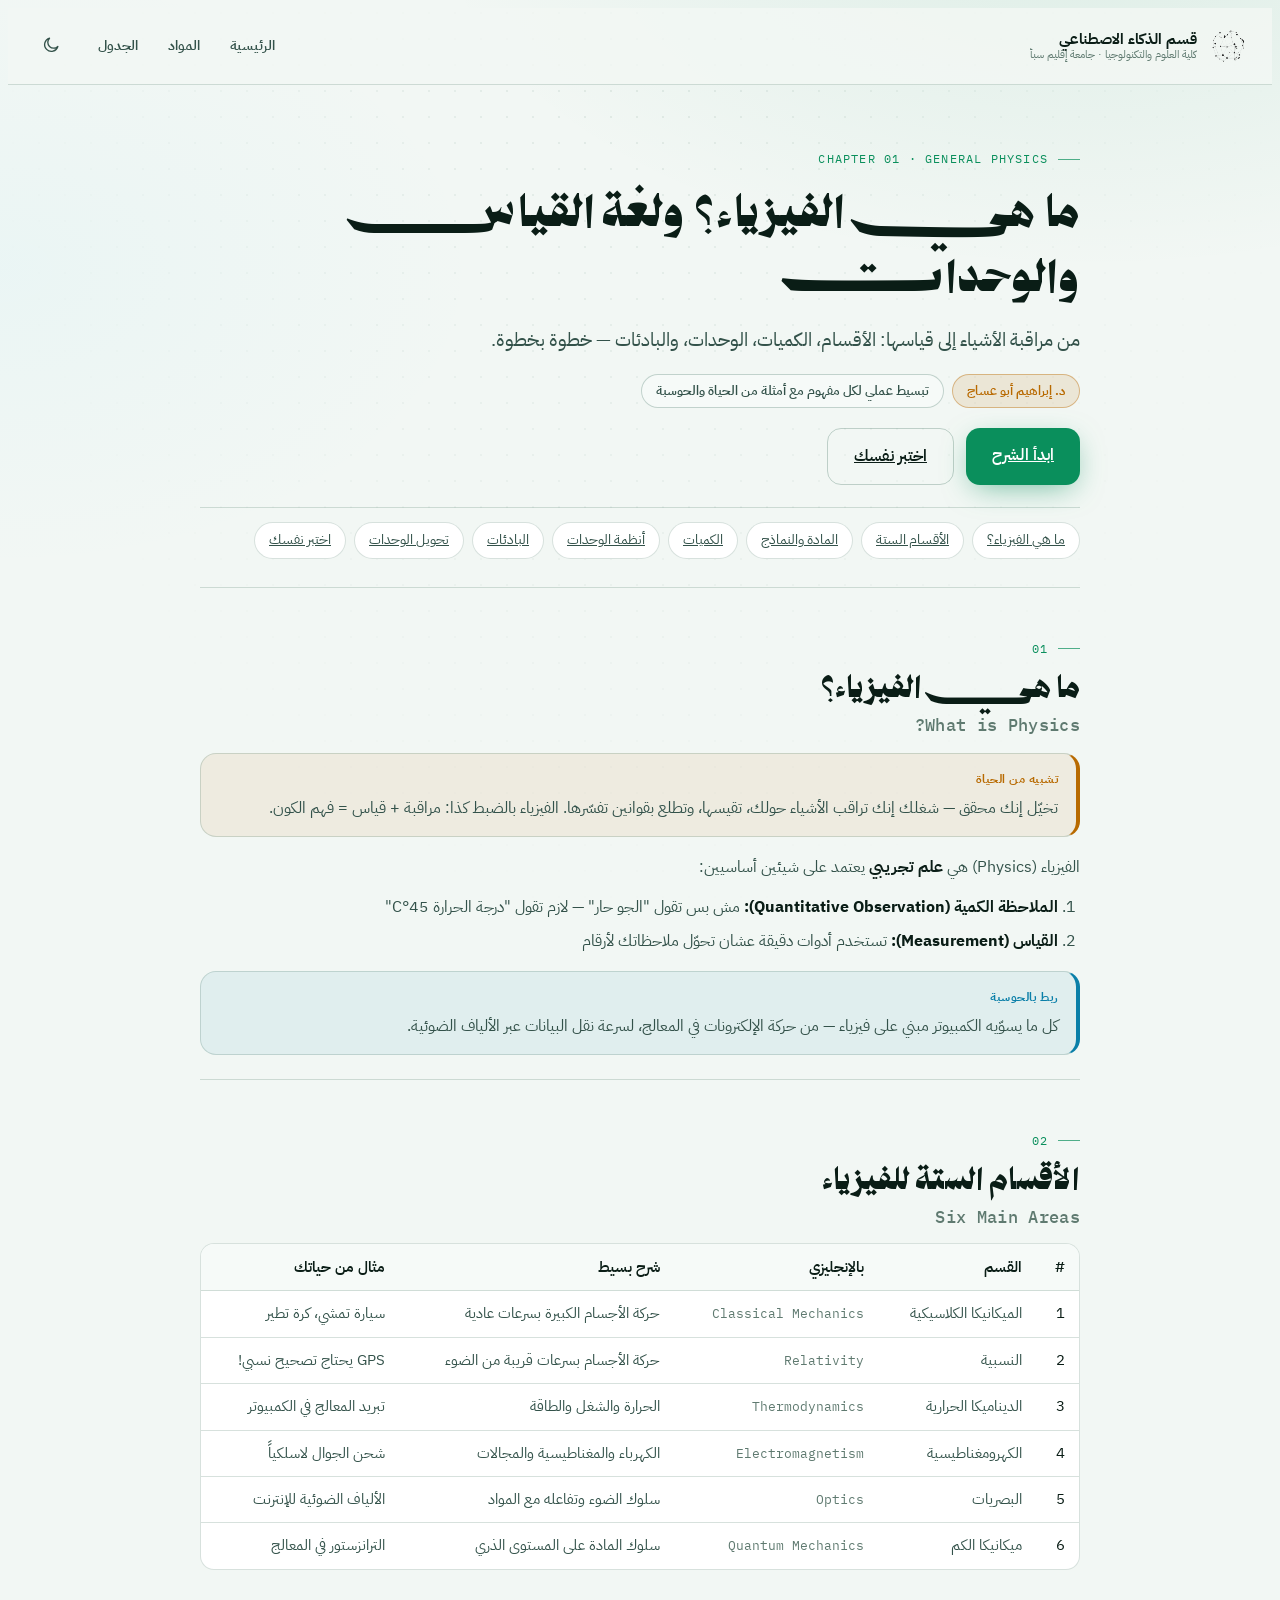
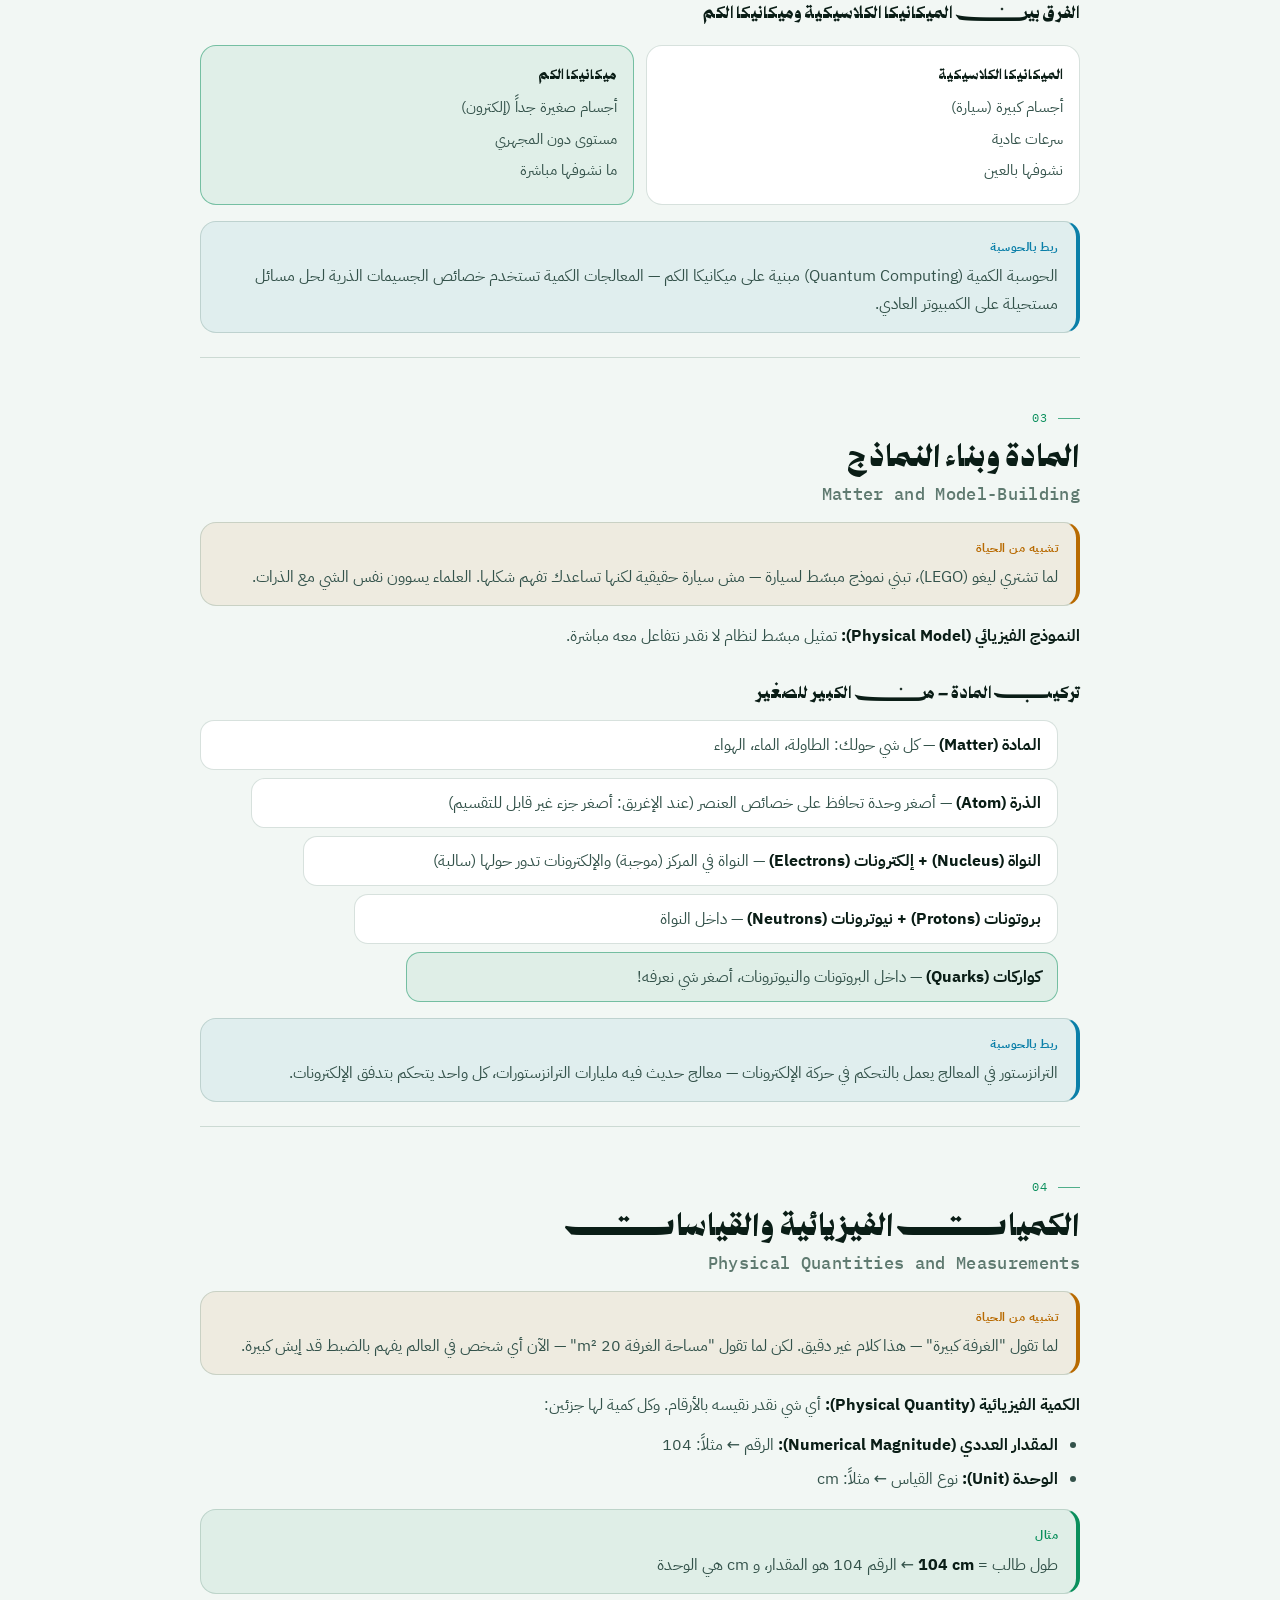
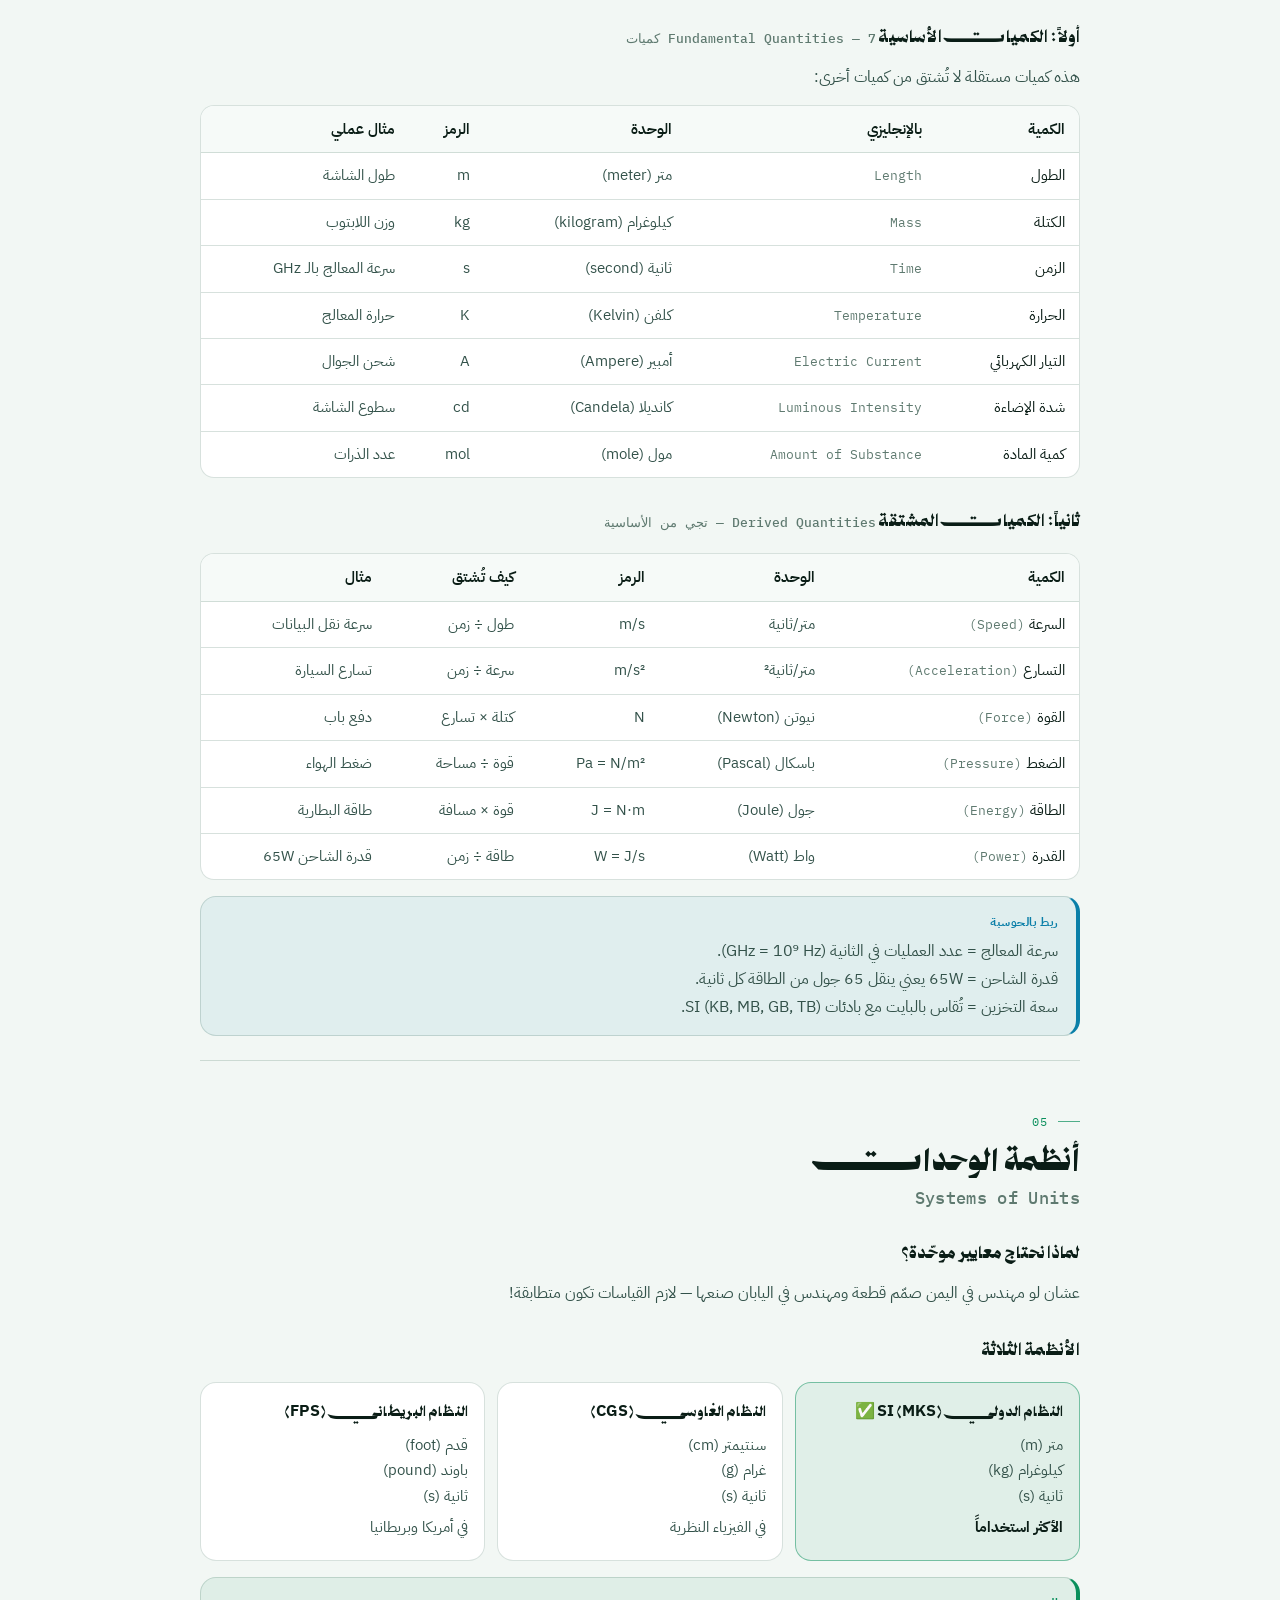
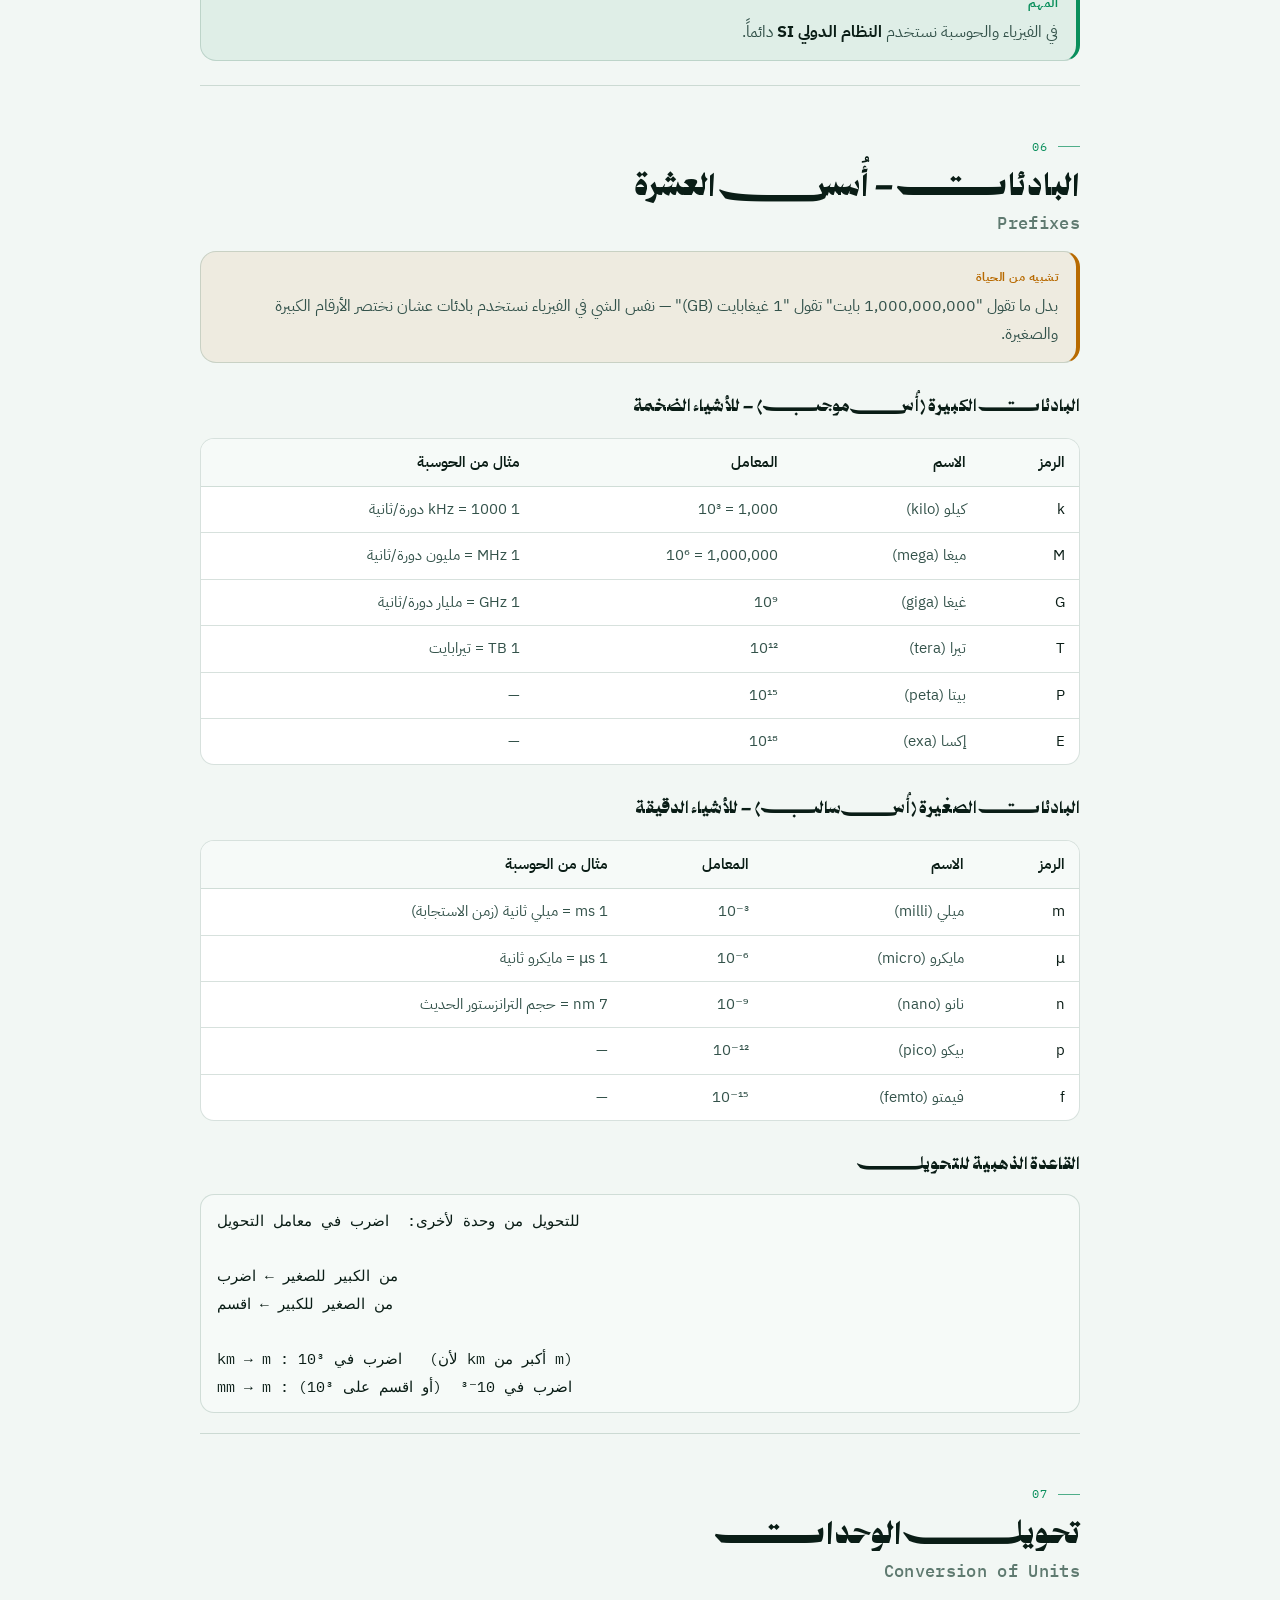
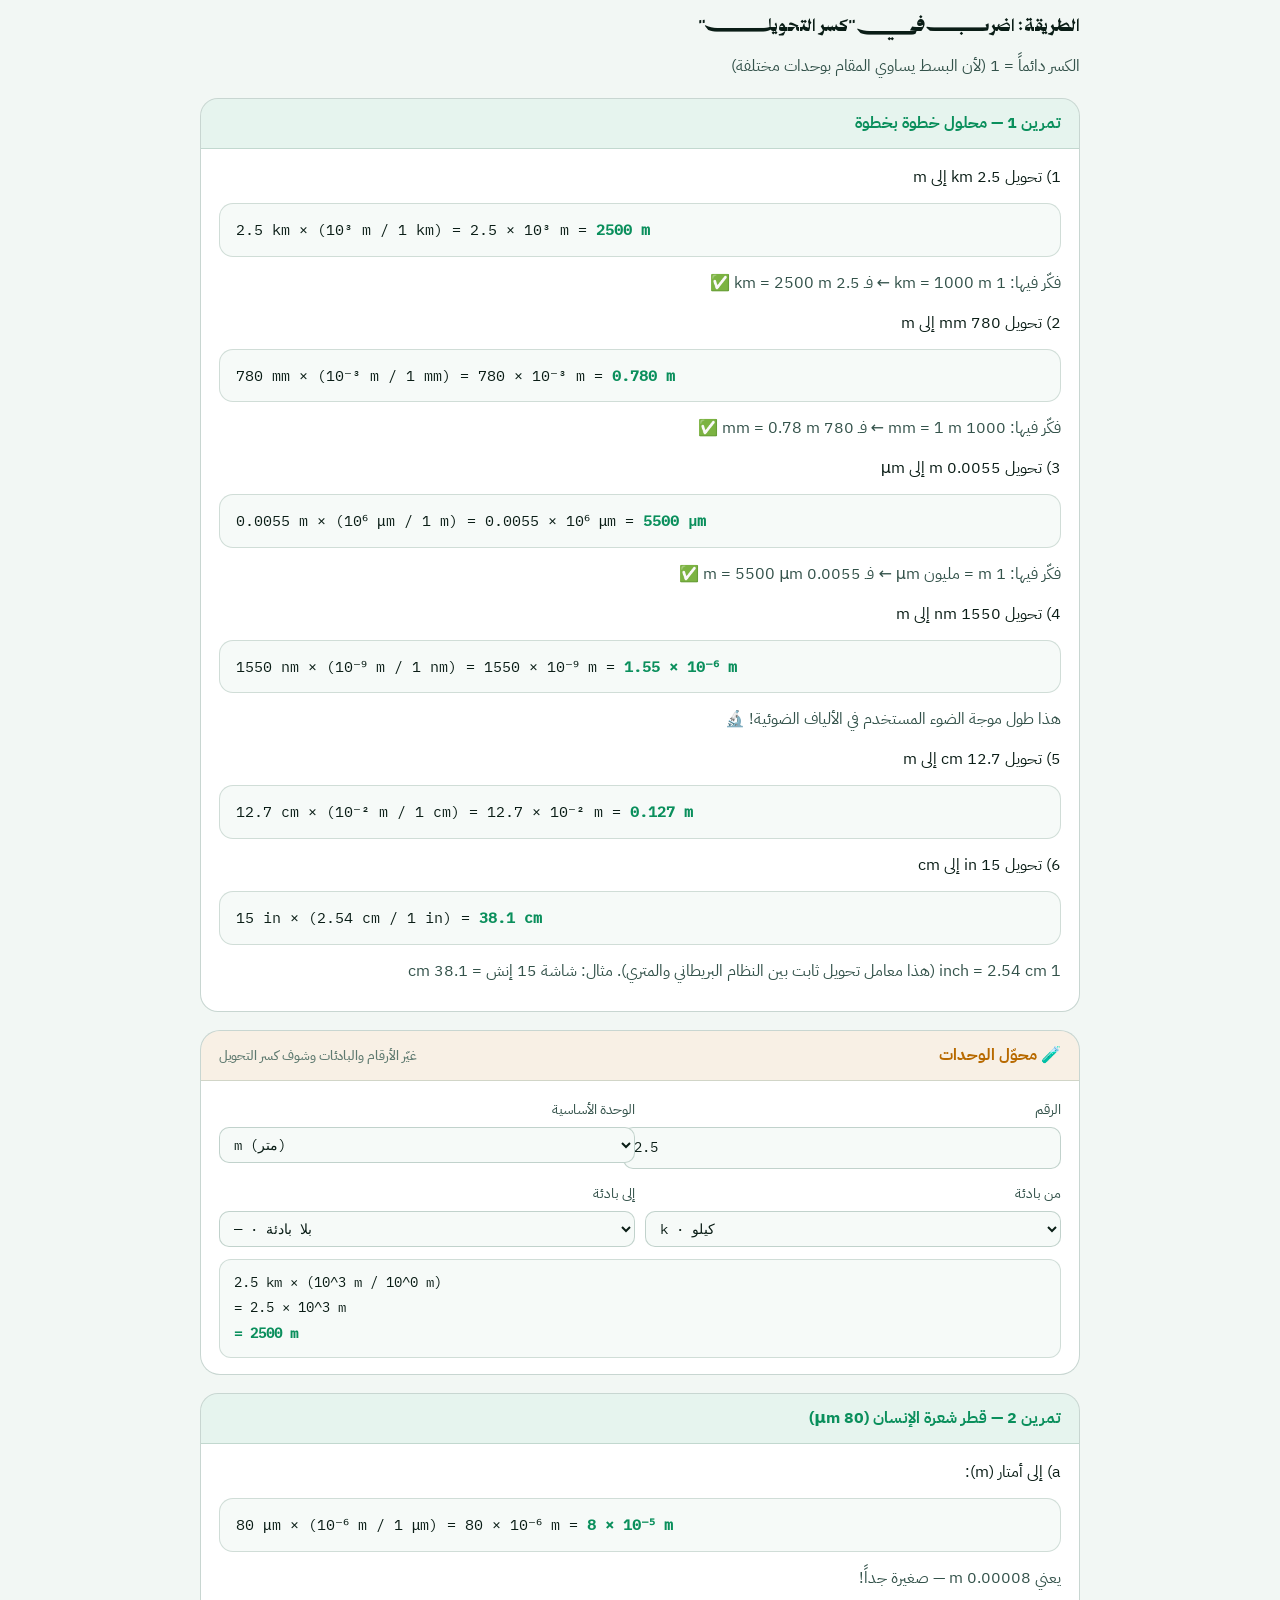
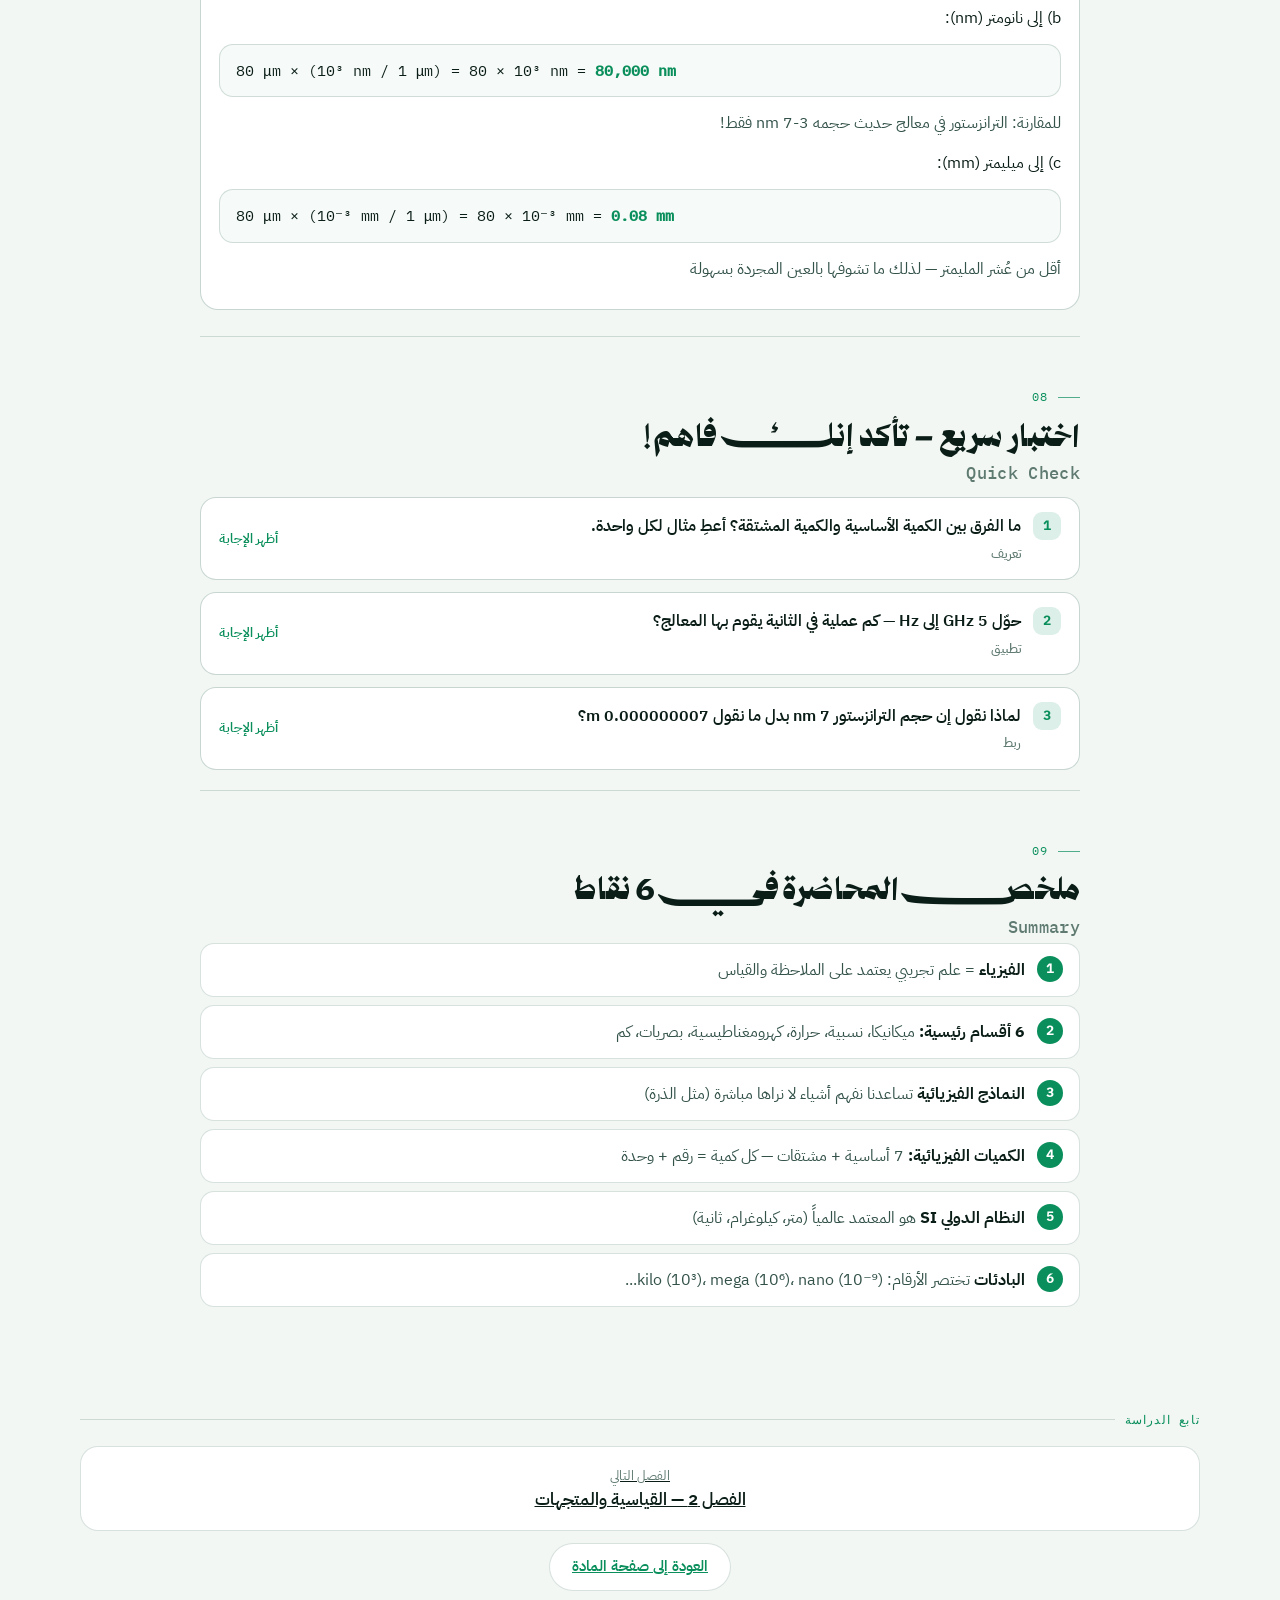
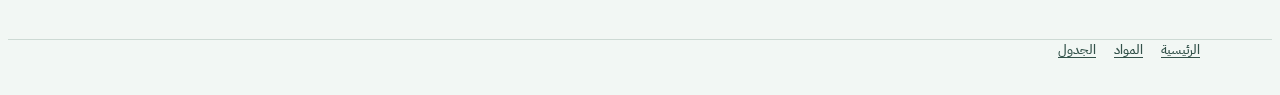
<file: courses/general-physics/chapter-1.html>
<!DOCTYPE html>
<html lang="ar" dir="rtl">
<head>
<meta charset="utf-8">
<meta name="viewport" content="width=device-width, initial-scale=1, viewport-fit=cover">
<title>ما هي الفيزياء؟ ولغة القياس والوحدات — فيزياء عامة للحوسبة</title>
<meta name="description" content="من مراقبة الأشياء إلى قياسها: الأقسام، الكميات، الوحدات، والبادئات — خطوة بخطوة.">
<link rel="stylesheet" href="../../assets/css/fonts.css?v=14">
<link rel="stylesheet" href="../../assets/css/lecture.css?v=14">
<link rel="stylesheet" href="../../assets/css/lesson.css?v=14">
<script>var t='light';try{t=localStorage.getItem('theme')||'light'}catch(e){}document.documentElement.dataset.theme=t</script>
</head>
<body>
<main class="lesson">
<header class="lhead">
  <span class="eyebrow">CHAPTER 01 · GENERAL PHYSICS</span>
  <h1>ما هي الفيزياء؟ ولغة القياس والوحدات</h1>
  <p class="lead">من مراقبة الأشياء إلى قياسها: الأقسام، الكميات، الوحدات، والبادئات — خطوة بخطوة.</p>
  <div class="badges"><span class="badge am">د. إبراهيم أبو عساج</span><span class="badge">تبسيط عملي لكل مفهوم مع أمثلة من الحياة والحوسبة</span></div>
  <div class="cta"><a class="btn btn-primary" href="#what">ابدأ الشرح</a><a class="btn btn-ghost" href="#quiz">اختبر نفسك</a></div>
  <nav class="toc" aria-label="محتويات المحاضرة"><a href="#what">ما هي الفيزياء؟</a><a href="#areas">الأقسام الستة</a><a href="#matter">المادة والنماذج</a><a href="#quantities">الكميات</a><a href="#units">أنظمة الوحدات</a><a href="#prefix">البادئات</a><a href="#convert">تحويل الوحدات</a><a href="#quiz">اختبر نفسك</a></nav>
</header>
<section class="lsec" id="what"><span class="num">01</span><h2>ما هي الفيزياء؟<span class="en">What is Physics?</span></h2><div class="box analogy"><span class="tag">تشبيه من الحياة</span><p>تخيّل إنك محقق — شغلك إنك تراقب الأشياء حولك، تقيسها، وتطلع بقوانين تفسّرها. الفيزياء بالضبط كذا: مراقبة + قياس = فهم الكون.</p></div><p>الفيزياء (Physics) هي <b>علم تجريبي</b> يعتمد على شيئين أساسيين:</p><ol><li><b>الملاحظة الكمية (Quantitative Observation):</b> مش بس تقول "الجو حار" — لازم تقول "درجة الحرارة 45°C"</li><li><b>القياس (Measurement):</b> تستخدم أدوات دقيقة عشان تحوّل ملاحظاتك لأرقام</li></ol><div class="box comp"><span class="tag">ربط بالحوسبة</span><p>كل ما يسوّيه الكمبيوتر مبني على فيزياء — من حركة الإلكترونات في المعالج، لسرعة نقل البيانات عبر الألياف الضوئية.</p></div></section>
<section class="lsec" id="areas"><span class="num">02</span><h2>الأقسام الستة للفيزياء<span class="en">Six Main Areas</span></h2><div class="tw"><table><thead><tr><th>#</th><th>القسم</th><th>بالإنجليزي</th><th>شرح بسيط</th><th>مثال من حياتك</th></tr></thead><tbody><tr><td>1</td><td>الميكانيكا الكلاسيكية</td><td><span class="eng">Classical Mechanics</span></td><td>حركة الأجسام الكبيرة بسرعات عادية</td><td>سيارة تمشي، كرة تطير</td></tr><tr><td>2</td><td>النسبية</td><td><span class="eng">Relativity</span></td><td>حركة الأجسام بسرعات قريبة من الضوء</td><td>GPS يحتاج تصحيح نسبي!</td></tr><tr><td>3</td><td>الديناميكا الحرارية</td><td><span class="eng">Thermodynamics</span></td><td>الحرارة والشغل والطاقة</td><td>تبريد المعالج في الكمبيوتر</td></tr><tr><td>4</td><td>الكهرومغناطيسية</td><td><span class="eng">Electromagnetism</span></td><td>الكهرباء والمغناطيسية والمجالات</td><td>شحن الجوال لاسلكياً</td></tr><tr><td>5</td><td>البصريات</td><td><span class="eng">Optics</span></td><td>سلوك الضوء وتفاعله مع المواد</td><td>الألياف الضوئية للإنترنت</td></tr><tr><td>6</td><td>ميكانيكا الكم</td><td><span class="eng">Quantum Mechanics</span></td><td>سلوك المادة على المستوى الذري</td><td>الترانزستور في المعالج</td></tr></tbody></table></div><h3>الفرق بين الميكانيكا الكلاسيكية وميكانيكا الكم</h3><div class="cols"><div><h4>الميكانيكا الكلاسيكية</h4><p>أجسام كبيرة (سيارة)</p><p>سرعات عادية</p><p>نشوفها بالعين</p></div><div class="good"><h4>ميكانيكا الكم</h4><p>أجسام صغيرة جداً (إلكترون)</p><p>مستوى دون المجهري</p><p>ما نشوفها مباشرة</p></div></div><div class="box comp"><span class="tag">ربط بالحوسبة</span><p>الحوسبة الكمية (Quantum Computing) مبنية على ميكانيكا الكم — المعالجات الكمية تستخدم خصائص الجسيمات الذرية لحل مسائل مستحيلة على الكمبيوتر العادي.</p></div></section>
<section class="lsec" id="matter"><span class="num">03</span><h2>المادة وبناء النماذج<span class="en">Matter and Model-Building</span></h2><div class="box analogy"><span class="tag">تشبيه من الحياة</span><p>لما تشتري ليغو (LEGO)، تبني نموذج مبسّط لسيارة — مش سيارة حقيقية لكنها تساعدك تفهم شكلها. العلماء يسوون نفس الشي مع الذرات.</p></div><p><b>النموذج الفيزيائي (Physical Model):</b> تمثيل مبسّط لنظام لا نقدر نتفاعل معه مباشرة.</p><h3>تركيب المادة — من الكبير للصغير</h3><ul class="tree"><li><b>المادة (Matter)</b> — كل شي حولك: الطاولة، الماء، الهواء</li><li><b>الذرة (Atom)</b> — أصغر وحدة تحافظ على خصائص العنصر (عند الإغريق: أصغر جزء غير قابل للتقسيم)</li><li><b>النواة (Nucleus) + إلكترونات (Electrons)</b> — النواة في المركز (موجبة) والإلكترونات تدور حولها (سالبة)</li><li><b>بروتونات (Protons) + نيوترونات (Neutrons)</b> — داخل النواة</li><li><b>كواركات (Quarks)</b> — داخل البروتونات والنيوترونات، أصغر شي نعرفه!</li></ul><div class="box comp"><span class="tag">ربط بالحوسبة</span><p>الترانزستور في المعالج يعمل بالتحكم في حركة الإلكترونات — معالج حديث فيه مليارات الترانزستورات، كل واحد يتحكم بتدفق الإلكترونات.</p></div></section>
<section class="lsec" id="quantities"><span class="num">04</span><h2>الكميات الفيزيائية والقياسات<span class="en">Physical Quantities and Measurements</span></h2><div class="box analogy"><span class="tag">تشبيه من الحياة</span><p>لما تقول "الغرفة كبيرة" — هذا كلام غير دقيق. لكن لما تقول "مساحة الغرفة 20 m²" — الآن أي شخص في العالم يفهم بالضبط قد إيش كبيرة.</p></div><p><b>الكمية الفيزيائية (Physical Quantity):</b> أي شي نقدر نقيسه بالأرقام. وكل كمية لها جزئين:</p><ul><li><b>المقدار العددي (Numerical Magnitude):</b> الرقم ← مثلاً: 104</li><li><b>الوحدة (Unit):</b> نوع القياس ← مثلاً: cm</li></ul><div class="box tip"><span class="tag">مثال</span><p>طول طالب = <b class="ltr">104 cm</b> ← الرقم 104 هو المقدار، و cm هي الوحدة</p></div><h3>أولاً: الكميات الأساسية <span class="en">Fundamental Quantities — 7 كميات</span></h3><p>هذه كميات مستقلة لا تُشتق من كميات أخرى:</p><div class="tw"><table><thead><tr><th>الكمية</th><th>بالإنجليزي</th><th>الوحدة</th><th>الرمز</th><th>مثال عملي</th></tr></thead><tbody><tr><td>الطول</td><td><span class="eng">Length</span></td><td>متر (meter)</td><td><span class="ltr">m</span></td><td>طول الشاشة</td></tr><tr><td>الكتلة</td><td><span class="eng">Mass</span></td><td>كيلوغرام (kilogram)</td><td><span class="ltr">kg</span></td><td>وزن اللابتوب</td></tr><tr><td>الزمن</td><td><span class="eng">Time</span></td><td>ثانية (second)</td><td><span class="ltr">s</span></td><td>سرعة المعالج بالـ GHz</td></tr><tr><td>الحرارة</td><td><span class="eng">Temperature</span></td><td>كلفن (Kelvin)</td><td><span class="ltr">K</span></td><td>حرارة المعالج</td></tr><tr><td>التيار الكهربائي</td><td><span class="eng">Electric Current</span></td><td>أمبير (Ampere)</td><td><span class="ltr">A</span></td><td>شحن الجوال</td></tr><tr><td>شدة الإضاءة</td><td><span class="eng">Luminous Intensity</span></td><td>كانديلا (Candela)</td><td><span class="ltr">cd</span></td><td>سطوع الشاشة</td></tr><tr><td>كمية المادة</td><td><span class="eng">Amount of Substance</span></td><td>مول (mole)</td><td><span class="ltr">mol</span></td><td>عدد الذرات</td></tr></tbody></table></div><h3>ثانياً: الكميات المشتقة <span class="en">Derived Quantities — تجي من الأساسية</span></h3><div class="tw"><table><thead><tr><th>الكمية</th><th>الوحدة</th><th>الرمز</th><th>كيف تُشتق</th><th>مثال</th></tr></thead><tbody><tr><td>السرعة <span class="eng">(Speed)</span></td><td>متر/ثانية</td><td><span class="ltr">m/s</span></td><td>طول ÷ زمن</td><td>سرعة نقل البيانات</td></tr><tr><td>التسارع <span class="eng">(Acceleration)</span></td><td>متر/ثانية²</td><td><span class="ltr">m/s²</span></td><td>سرعة ÷ زمن</td><td>تسارع السيارة</td></tr><tr><td>القوة <span class="eng">(Force)</span></td><td>نيوتن (Newton)</td><td><span class="ltr">N</span></td><td>كتلة × تسارع</td><td>دفع باب</td></tr><tr><td>الضغط <span class="eng">(Pressure)</span></td><td>باسكال (Pascal)</td><td><span class="ltr">Pa = N/m²</span></td><td>قوة ÷ مساحة</td><td>ضغط الهواء</td></tr><tr><td>الطاقة <span class="eng">(Energy)</span></td><td>جول (Joule)</td><td><span class="ltr">J = N·m</span></td><td>قوة × مسافة</td><td>طاقة البطارية</td></tr><tr><td>القدرة <span class="eng">(Power)</span></td><td>واط (Watt)</td><td><span class="ltr">W = J/s</span></td><td>طاقة ÷ زمن</td><td>قدرة الشاحن 65W</td></tr></tbody></table></div><div class="box comp"><span class="tag">ربط بالحوسبة</span><p>سرعة المعالج = عدد العمليات في الثانية (<span class="ltr">GHz = 10⁹ Hz</span>).<br>قدرة الشاحن = 65W يعني ينقل 65 جول من الطاقة كل ثانية.<br>سعة التخزين = تُقاس بالبايت مع بادئات SI (KB, MB, GB, TB).</p></div></section>
<section class="lsec" id="units"><span class="num">05</span><h2>أنظمة الوحدات<span class="en">Systems of Units</span></h2><h3>لماذا نحتاج معايير موحّدة؟</h3><p>عشان لو مهندس في اليمن صمّم قطعة ومهندس في اليابان صنعها — لازم القياسات تكون متطابقة!</p><h3>الأنظمة الثلاثة</h3><div class="cols"><div class="good"><h4>النظام الدولي SI (MKS) ✅</h4><p>متر (m)<br>كيلوغرام (kg)<br>ثانية (s)</p><p><b>الأكثر استخداماً</b></p></div><div><h4>النظام الغاوسي (CGS)</h4><p>سنتيمتر (cm)<br>غرام (g)<br>ثانية (s)</p><p>في الفيزياء النظرية</p></div><div><h4>النظام البريطاني (FPS)</h4><p>قدم (foot)<br>باوند (pound)<br>ثانية (s)</p><p>في أمريكا وبريطانيا</p></div></div><div class="box tip"><span class="tag">المهم</span><p>في الفيزياء والحوسبة نستخدم <b>النظام الدولي SI</b> دائماً.</p></div></section>
<section class="lsec" id="prefix"><span class="num">06</span><h2>البادئات — أُسس العشرة<span class="en">Prefixes</span></h2><div class="box analogy"><span class="tag">تشبيه من الحياة</span><p>بدل ما تقول "1,000,000,000 بايت" تقول "1 غيغابايت (GB)" — نفس الشي في الفيزياء نستخدم بادئات عشان نختصر الأرقام الكبيرة والصغيرة.</p></div><h3>البادئات الكبيرة (أُس موجب) — للأشياء الضخمة</h3><div class="tw"><table><thead><tr><th>الرمز</th><th>الاسم</th><th>المعامل</th><th>مثال من الحوسبة</th></tr></thead><tbody><tr><td><span class="ltr">k</span></td><td>كيلو (kilo)</td><td><span class="ltr">10³ = 1,000</span></td><td>1 kHz = 1000 دورة/ثانية</td></tr><tr><td><span class="ltr">M</span></td><td>ميغا (mega)</td><td><span class="ltr">10⁶ = 1,000,000</span></td><td>1 MHz = مليون دورة/ثانية</td></tr><tr><td><span class="ltr">G</span></td><td>غيغا (giga)</td><td><span class="ltr">10⁹</span></td><td>1 GHz = مليار دورة/ثانية</td></tr><tr><td><span class="ltr">T</span></td><td>تيرا (tera)</td><td><span class="ltr">10¹²</span></td><td>1 TB = تيرابايت</td></tr><tr><td><span class="ltr">P</span></td><td>بيتا (peta)</td><td><span class="ltr">10¹⁵</span></td><td>—</td></tr><tr><td><span class="ltr">E</span></td><td>إكسا (exa)</td><td><span class="ltr">10¹⁸</span></td><td>—</td></tr></tbody></table></div><h3>البادئات الصغيرة (أُس سالب) — للأشياء الدقيقة</h3><div class="tw"><table><thead><tr><th>الرمز</th><th>الاسم</th><th>المعامل</th><th>مثال من الحوسبة</th></tr></thead><tbody><tr><td><span class="ltr">m</span></td><td>ميلي (milli)</td><td><span class="ltr">10⁻³</span></td><td>1 ms = ميلي ثانية (زمن الاستجابة)</td></tr><tr><td><span class="ltr">μ</span></td><td>مايكرو (micro)</td><td><span class="ltr">10⁻⁶</span></td><td>1 μs = مايكرو ثانية</td></tr><tr><td><span class="ltr">n</span></td><td>نانو (nano)</td><td><span class="ltr">10⁻⁹</span></td><td>7 nm = حجم الترانزستور الحديث</td></tr><tr><td><span class="ltr">p</span></td><td>بيكو (pico)</td><td><span class="ltr">10⁻¹²</span></td><td>—</td></tr><tr><td><span class="ltr">f</span></td><td>فيمتو (femto)</td><td><span class="ltr">10⁻¹⁵</span></td><td>—</td></tr></tbody></table></div><h3>القاعدة الذهبية للتحويل</h3><div class="fm">للتحويل من وحدة لأخرى:  اضرب في معامل التحويل

من الكبير للصغير ← اضرب
من الصغير للكبير ← اقسم

km → m : اضرب في 10³   (لأن km أكبر من m)
mm → m : اضرب في 10⁻³  (أو اقسم على 10³)</div></section>
<section class="lsec" id="convert"><span class="num">07</span><h2>تحويل الوحدات<span class="en">Conversion of Units</span></h2><h3>الطريقة: اضرب في "كسر التحويل"</h3><p>الكسر دائماً = 1 (لأن البسط يساوي المقام بوحدات مختلفة)</p><div class="ex"><div class="exh">تمرين 1 — محلول خطوة بخطوة</div><div class="exb"><p class="q">1) تحويل 2.5 km إلى m</p><div class="fm">2.5 km × (10³ m / 1 km) = 2.5 × 10³ m = <span class="r">2500 m</span></div><p>فكّر فيها: 1 km = 1000 m ← فـ 2.5 km = 2500 m ✅</p><p class="q">2) تحويل 780 mm إلى m</p><div class="fm">780 mm × (10⁻³ m / 1 mm) = 780 × 10⁻³ m = <span class="r">0.780 m</span></div><p>فكّر فيها: 1000 mm = 1 m ← فـ 780 mm = 0.78 m ✅</p><p class="q">3) تحويل 0.0055 m إلى μm</p><div class="fm">0.0055 m × (10⁶ μm / 1 m) = 0.0055 × 10⁶ μm = <span class="r">5500 μm</span></div><p>فكّر فيها: 1 m = مليون μm ← فـ 0.0055 m = 5500 μm ✅</p><p class="q">4) تحويل 1550 nm إلى m</p><div class="fm">1550 nm × (10⁻⁹ m / 1 nm) = 1550 × 10⁻⁹ m = <span class="r">1.55 × 10⁻⁶ m</span></div><p>هذا طول موجة الضوء المستخدم في الألياف الضوئية! 🔬</p><p class="q">5) تحويل 12.7 cm إلى m</p><div class="fm">12.7 cm × (10⁻² m / 1 cm) = 12.7 × 10⁻² m = <span class="r">0.127 m</span></div><p class="q">6) تحويل 15 in إلى cm</p><div class="fm">15 in × (2.54 cm / 1 in) = <span class="r">38.1 cm</span></div><p>1 inch = 2.54 cm (هذا معامل تحويل ثابت بين النظام البريطاني والمتري). مثال: شاشة 15 إنش = 38.1 cm</p></div></div><div class="lab" data-widget="conv"><div class="labh">🧪 محوّل الوحدات<small>غيّر الأرقام والبادئات وشوف كسر التحويل</small></div><div class="labb" style="grid-template-columns:1fr"><div class="ctl"><div class="row2"><label>الرقم<input type="number" data-r="val" step="any"></label><label>الوحدة الأساسية<select data-r="unit"><option value="m">m (متر)</option><option value="Hz">Hz (هرتز)</option><option value="B">B (بايت)</option><option value="s">s (ثانية)</option><option value="g">g (غرام)</option></select></label></div><div class="row2"><label>من بادئة<select data-r="from"></select></label><label>إلى بادئة<select data-r="to"></select></label></div><div class="out" data-r="out"></div></div></div></div><div class="ex"><div class="exh">تمرين 2 — قطر شعرة الإنسان (80 μm)</div><div class="exb"><p class="q">a) إلى أمتار (m):</p><div class="fm">80 μm × (10⁻⁶ m / 1 μm) = 80 × 10⁻⁶ m = <span class="r">8 × 10⁻⁵ m</span></div><p>يعني 0.00008 m — صغيرة جداً!</p><p class="q">b) إلى نانومتر (nm):</p><div class="fm">80 μm × (10³ nm / 1 μm) = 80 × 10³ nm = <span class="r">80,000 nm</span></div><p>للمقارنة: الترانزستور في معالج حديث حجمه 3-7 nm فقط!</p><p class="q">c) إلى ميليمتر (mm):</p><div class="fm">80 μm × (10⁻³ mm / 1 μm) = 80 × 10⁻³ mm = <span class="r">0.08 mm</span></div><p>أقل من عُشر المليمتر — لذلك ما تشوفها بالعين المجردة بسهولة</p></div></div></section>
<section class="lsec" id="quiz"><span class="num">08</span><h2>اختبار سريع — تأكد إنك فاهم!<span class="en">Quick Check</span></h2><details class="qz"><summary><span class="n">1</span><span class="t">ما الفرق بين الكمية الأساسية والكمية المشتقة؟ أعطِ مثال لكل واحدة.<small>تعريف</small></span><span class="go"></span></summary><div class="ans"><ul><li><b>أساسية:</b> مستقلة ولا تُشتق من غيرها (مثل: الطول m، الكتلة kg، الزمن s)</li><li><b>مشتقة:</b> تُشتق من تركيب كميات أساسية (مثل: السرعة = طول ÷ زمن = m/s)</li></ul></div></details><details class="qz"><summary><span class="n">2</span><span class="t">حوّل 5 GHz إلى Hz — كم عملية في الثانية يقوم بها المعالج؟<small>تطبيق</small></span><span class="go"></span></summary><div class="ans"><div class="fm">5 GHz = 5 × 10⁹ Hz = <span class="r">5,000,000,000 Hz</span></div><p>يعني 5 مليار دورة في الثانية!</p></div></details><details class="qz"><summary><span class="n">3</span><span class="t">لماذا نقول إن حجم الترانزستور 7 nm بدل ما نقول 0.000000007 m؟<small>ربط</small></span><span class="go"></span></summary><div class="ans"><p>لأن البادئات (Prefixes) تسهّل كتابة وقراءة الأرقام الكبيرة جداً أو الصغيرة جداً. كتابة "7 nm" أبسط وأوضح بكثير من "0.000000007 m".</p></div></details></section>
<section class="lsec" id="summary"><span class="num">09</span><h2>ملخص المحاضرة في 6 نقاط<span class="en">Summary</span></h2><ol class="sumlist"><li><span><b>الفيزياء</b> = علم تجريبي يعتمد على الملاحظة والقياس</span></li><li><span><b>6 أقسام رئيسية:</b> ميكانيكا، نسبية، حرارة، كهرومغناطيسية، بصريات، كم</span></li><li><span><b>النماذج الفيزيائية</b> تساعدنا نفهم أشياء لا نراها مباشرة (مثل الذرة)</span></li><li><span><b>الكميات الفيزيائية:</b> 7 أساسية + مشتقات — كل كمية = رقم + وحدة</span></li><li><span><b>النظام الدولي SI</b> هو المعتمد عالمياً (متر، كيلوغرام، ثانية)</span></li><li><span><b>البادئات</b> تختصر الأرقام: kilo (10³)، mega (10⁶)، nano (10⁻⁹)...</span></li></ol></section>
</main>
<footer class="site-footer"></footer>
<script src="../../data/data.js?v=14"></script>
<script src="../../assets/js/thinking-orb.js?v=14"></script>
<script src="../../assets/js/lecture-shell.js?v=14"></script>
<script src="../../assets/js/lesson.js?v=14"></script>
</body>
</html>
</file>
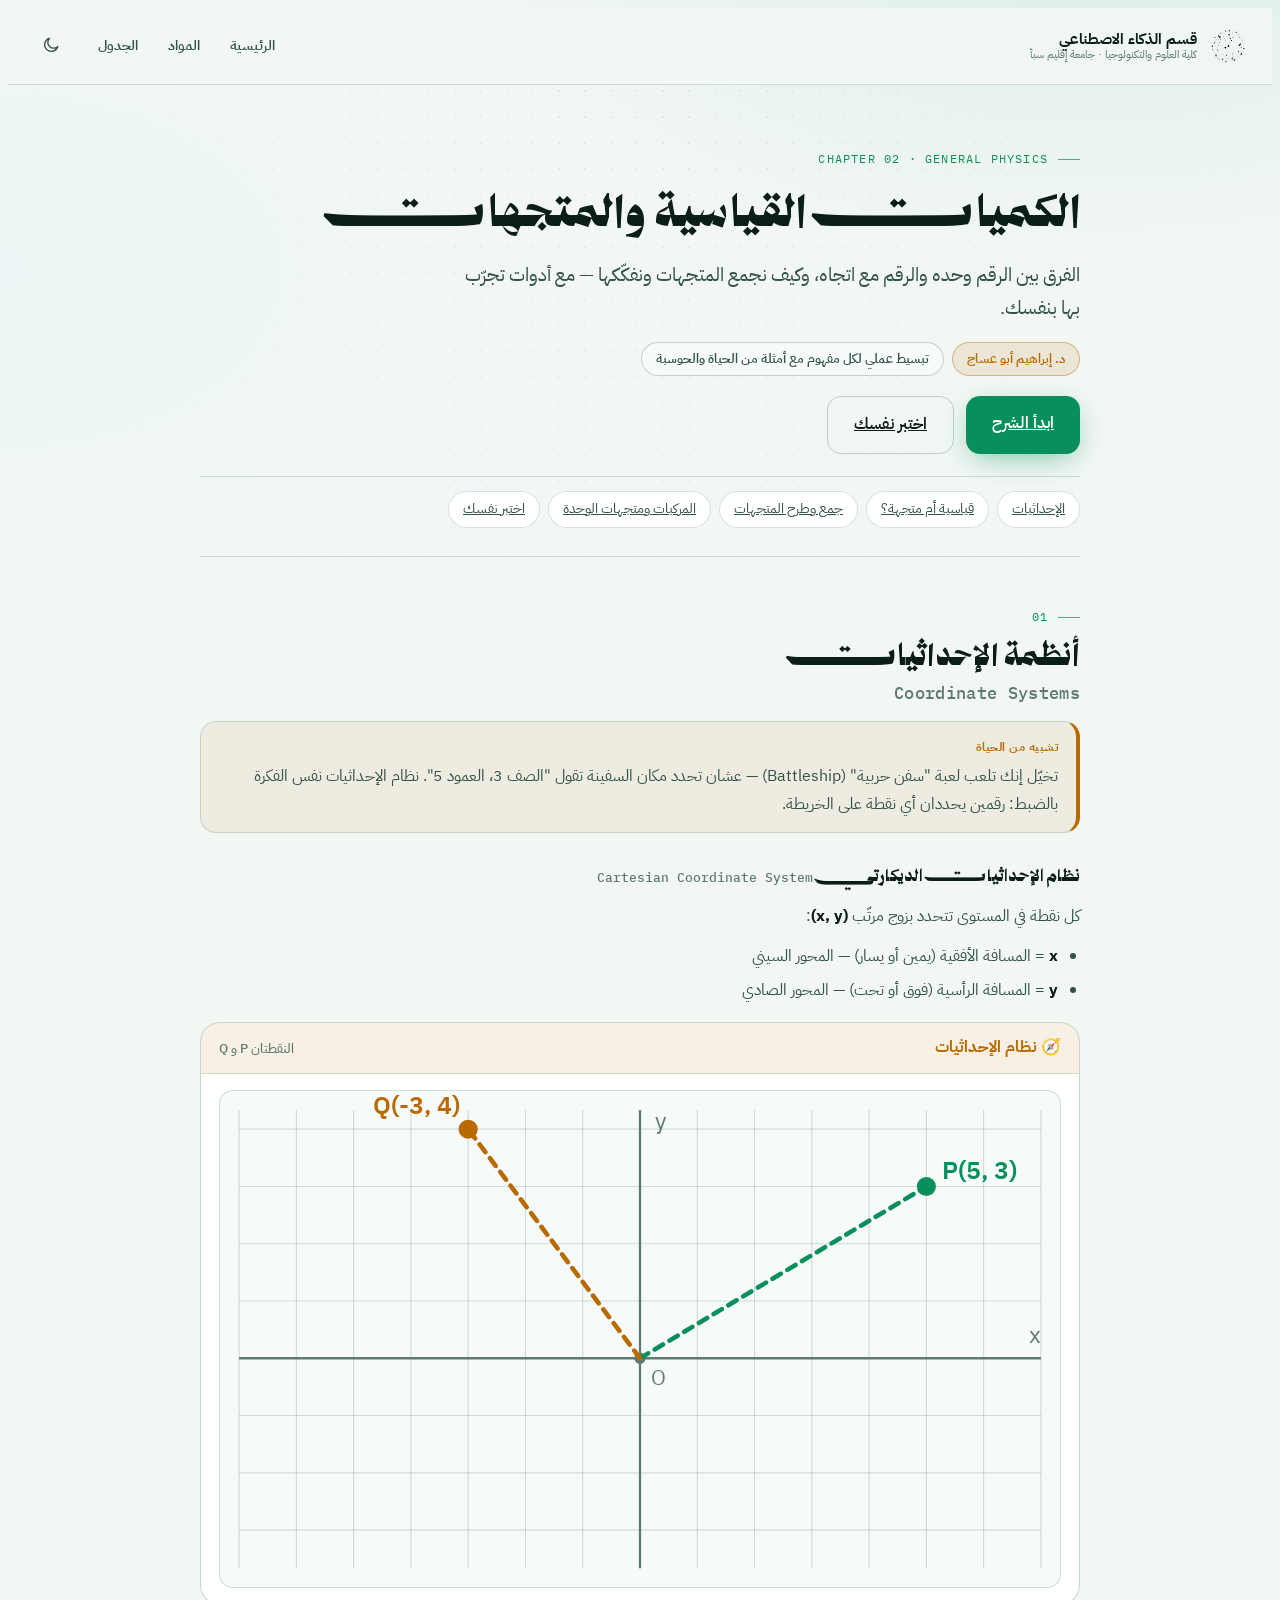
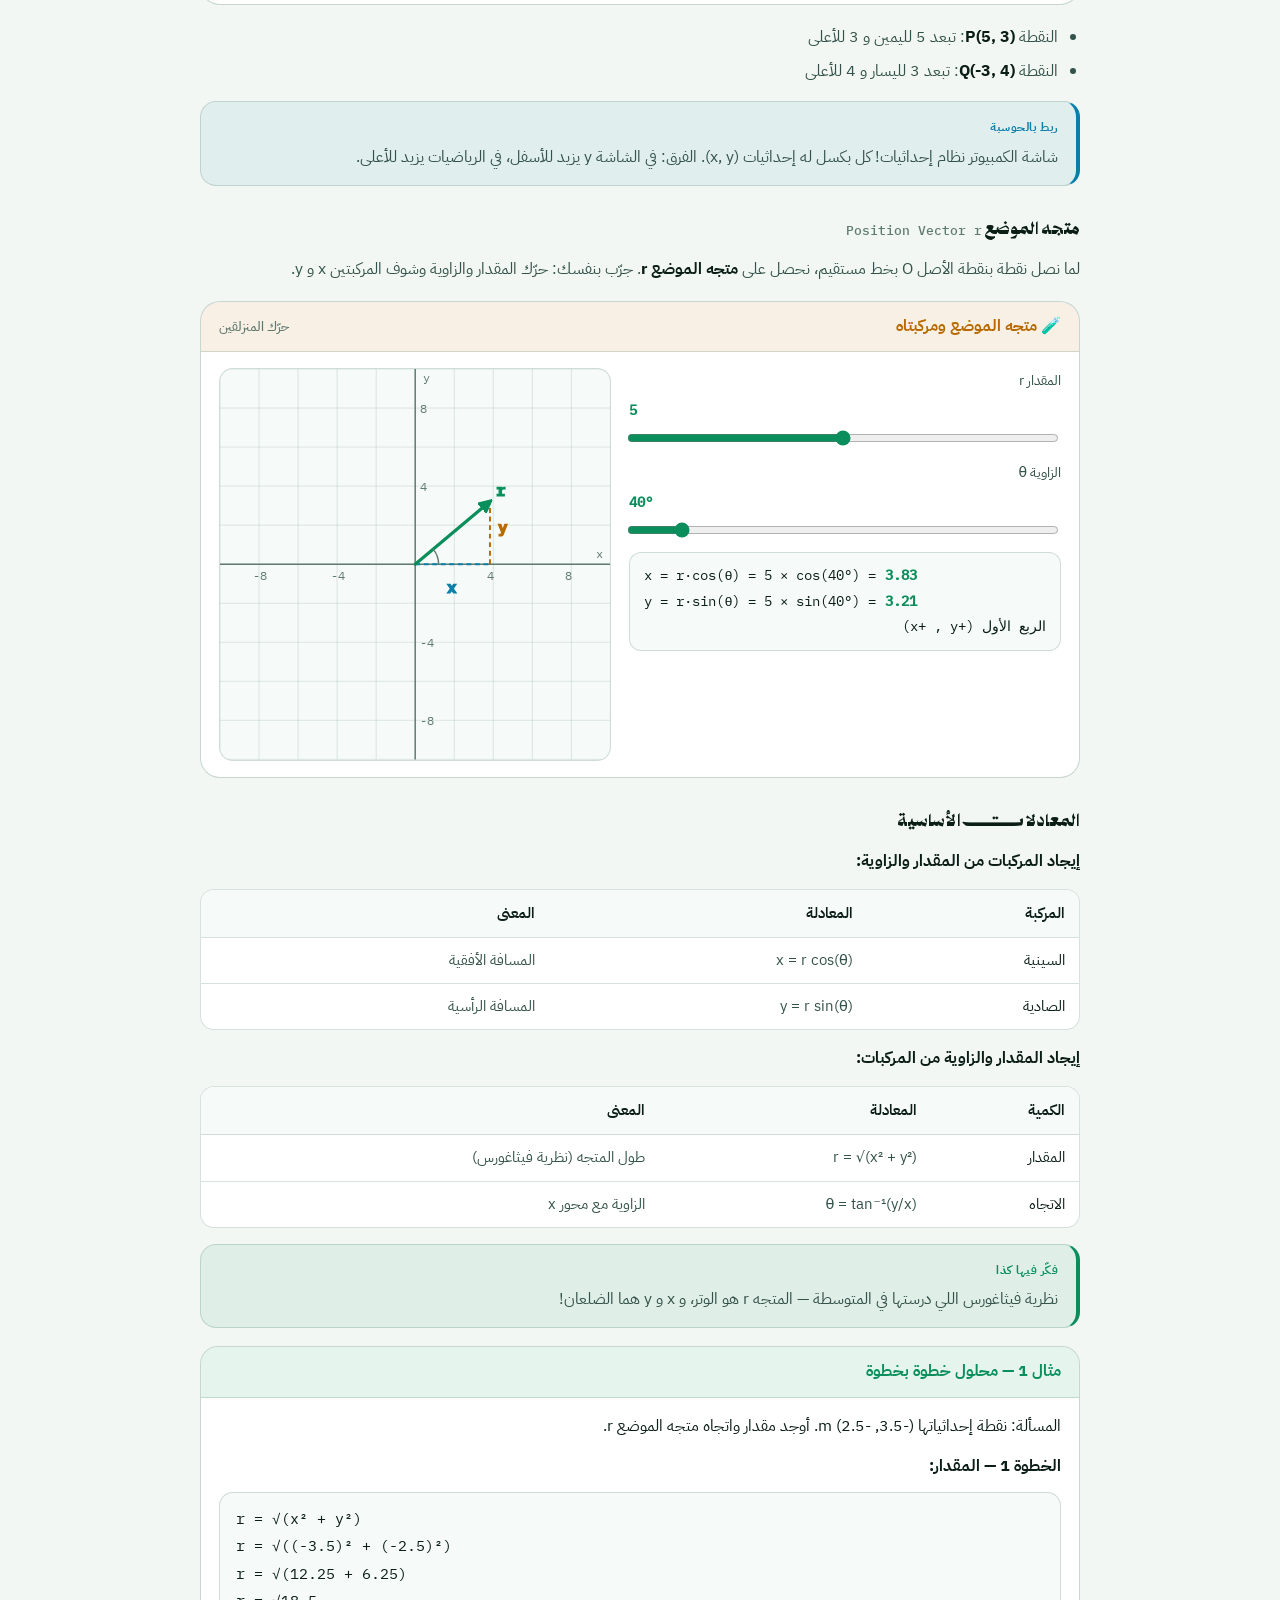
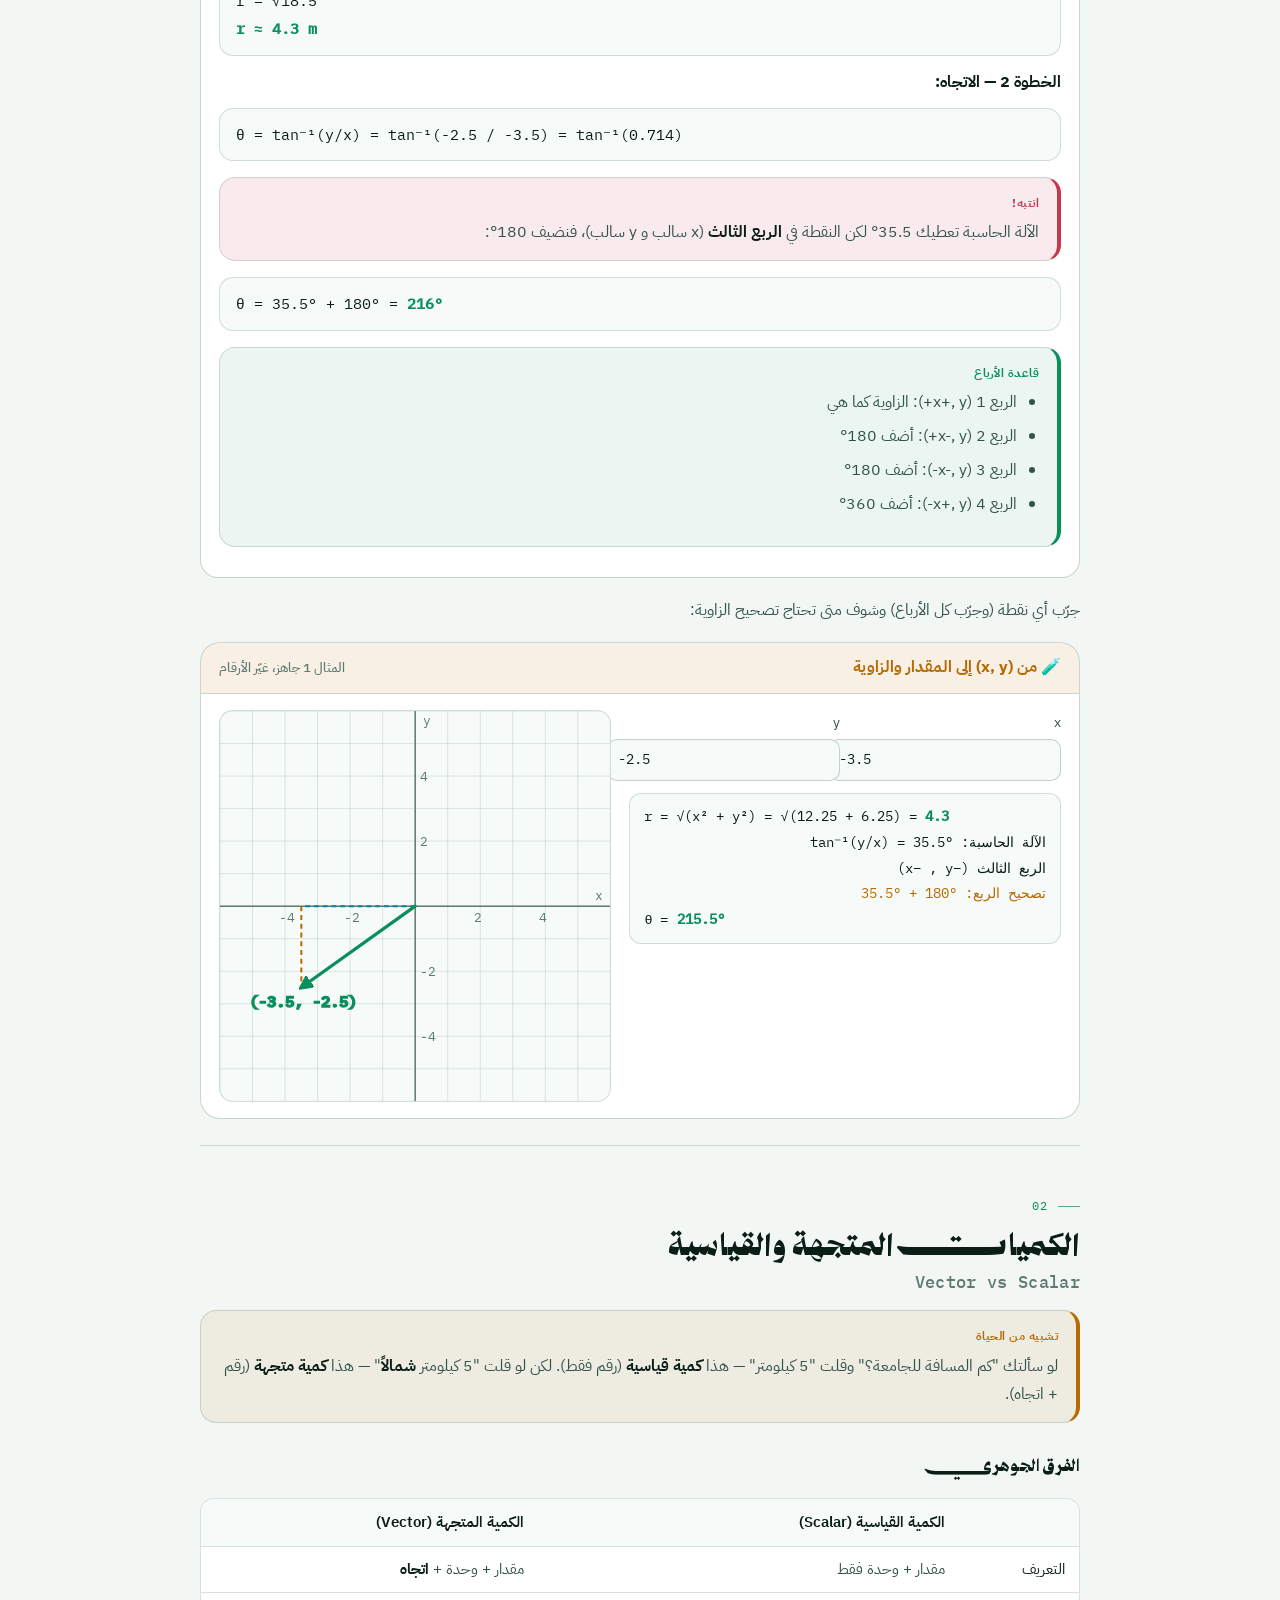
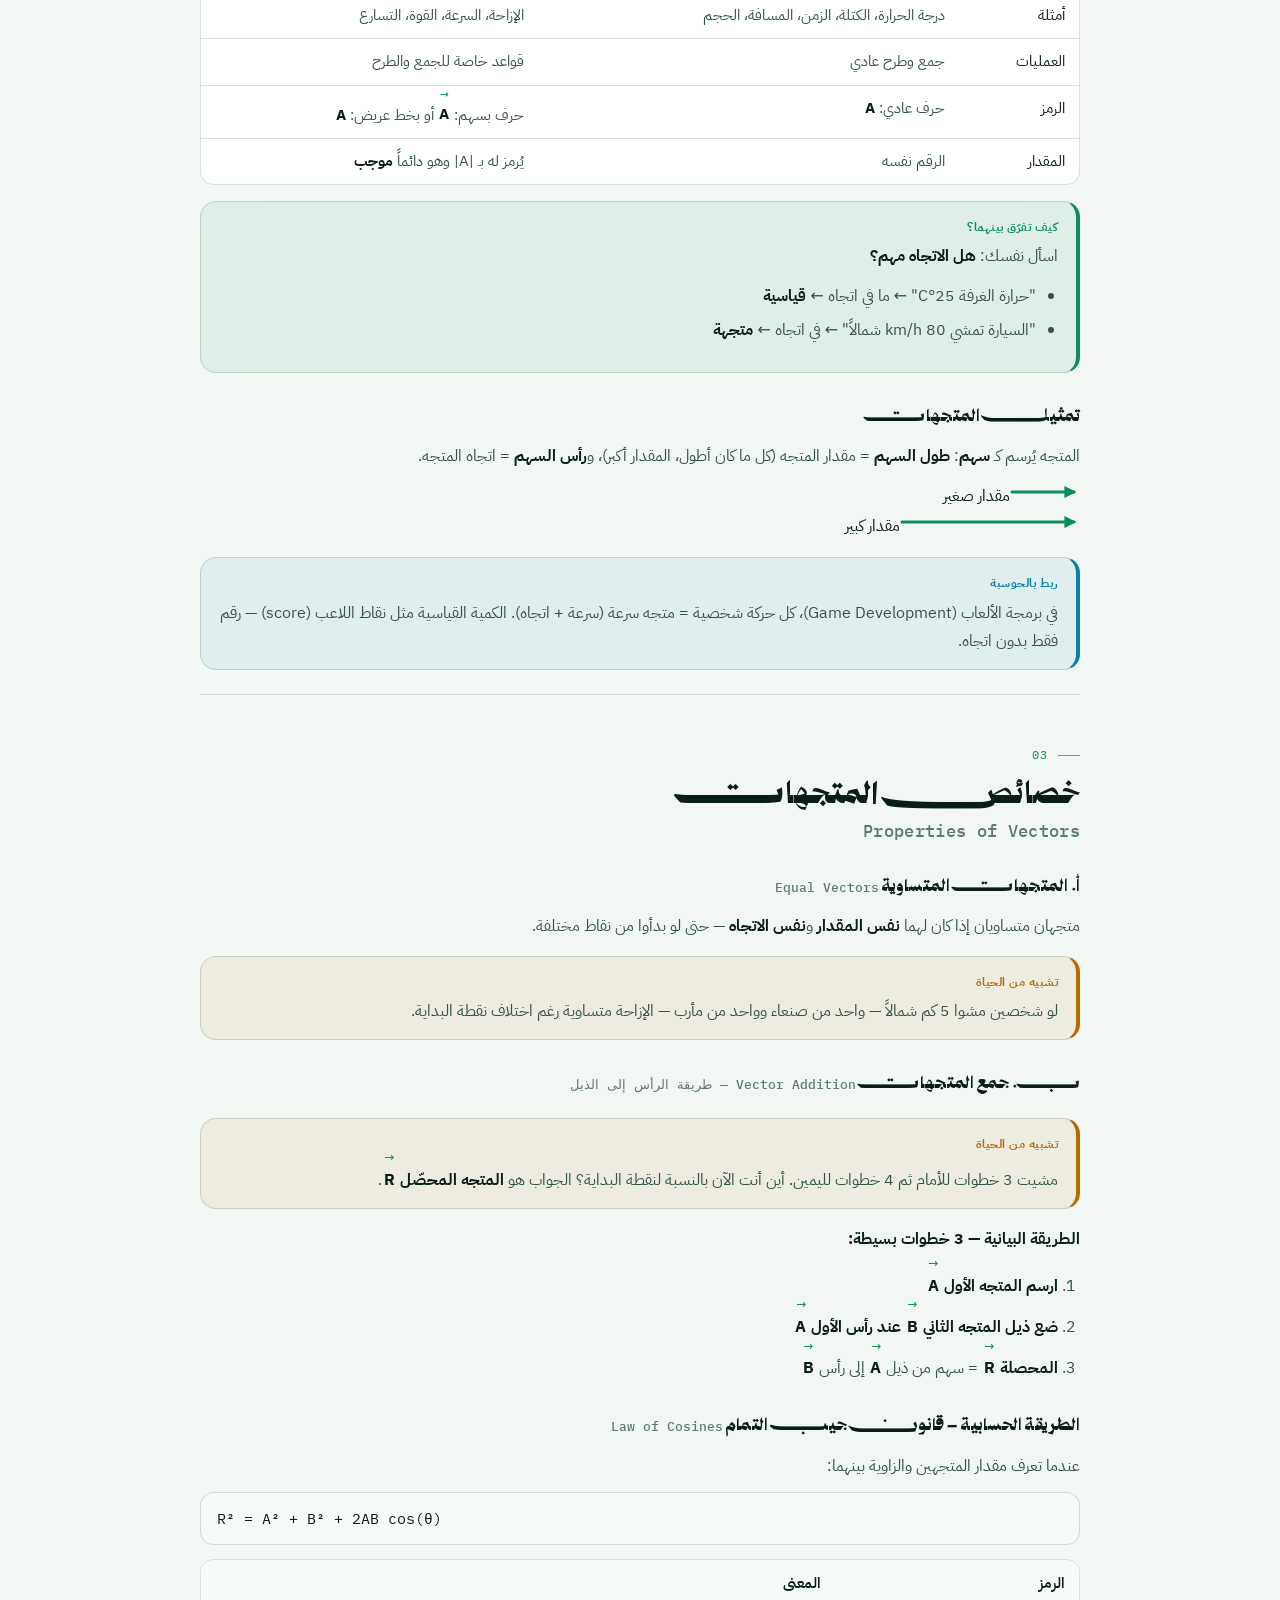
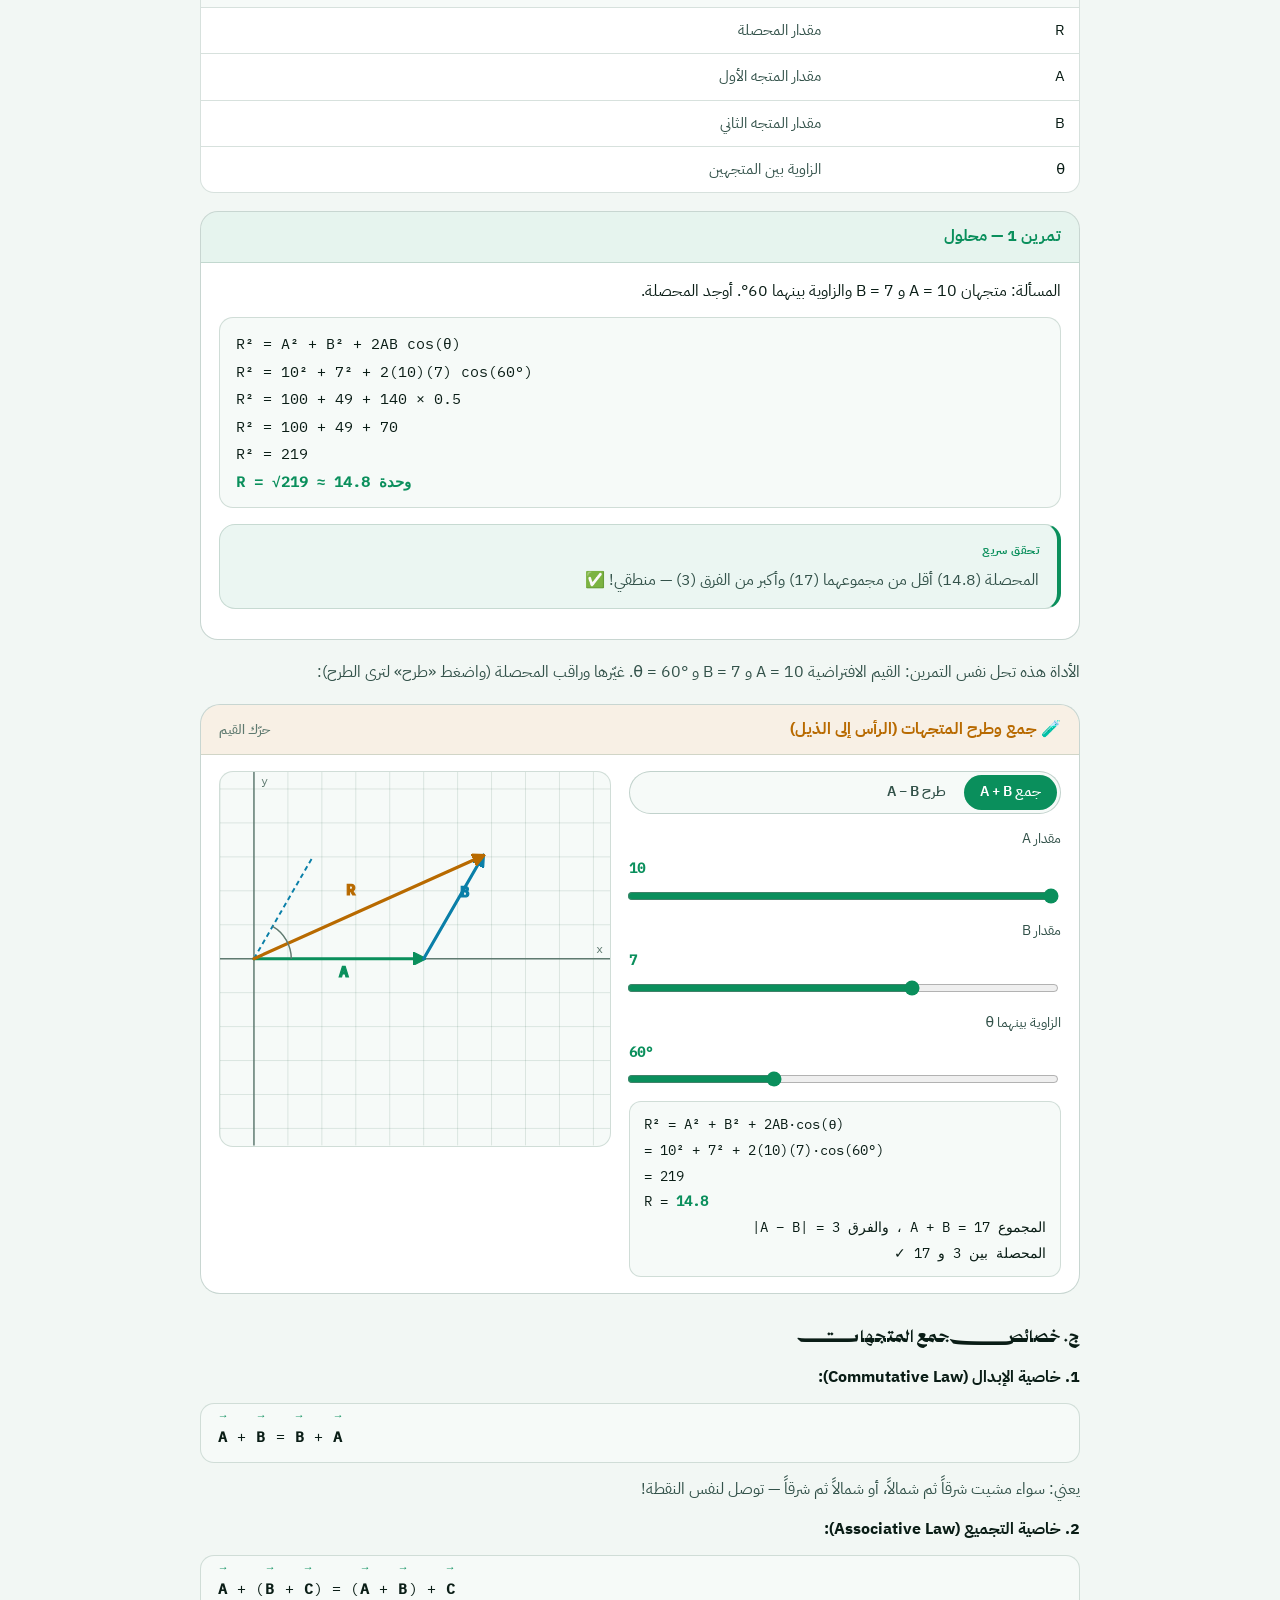
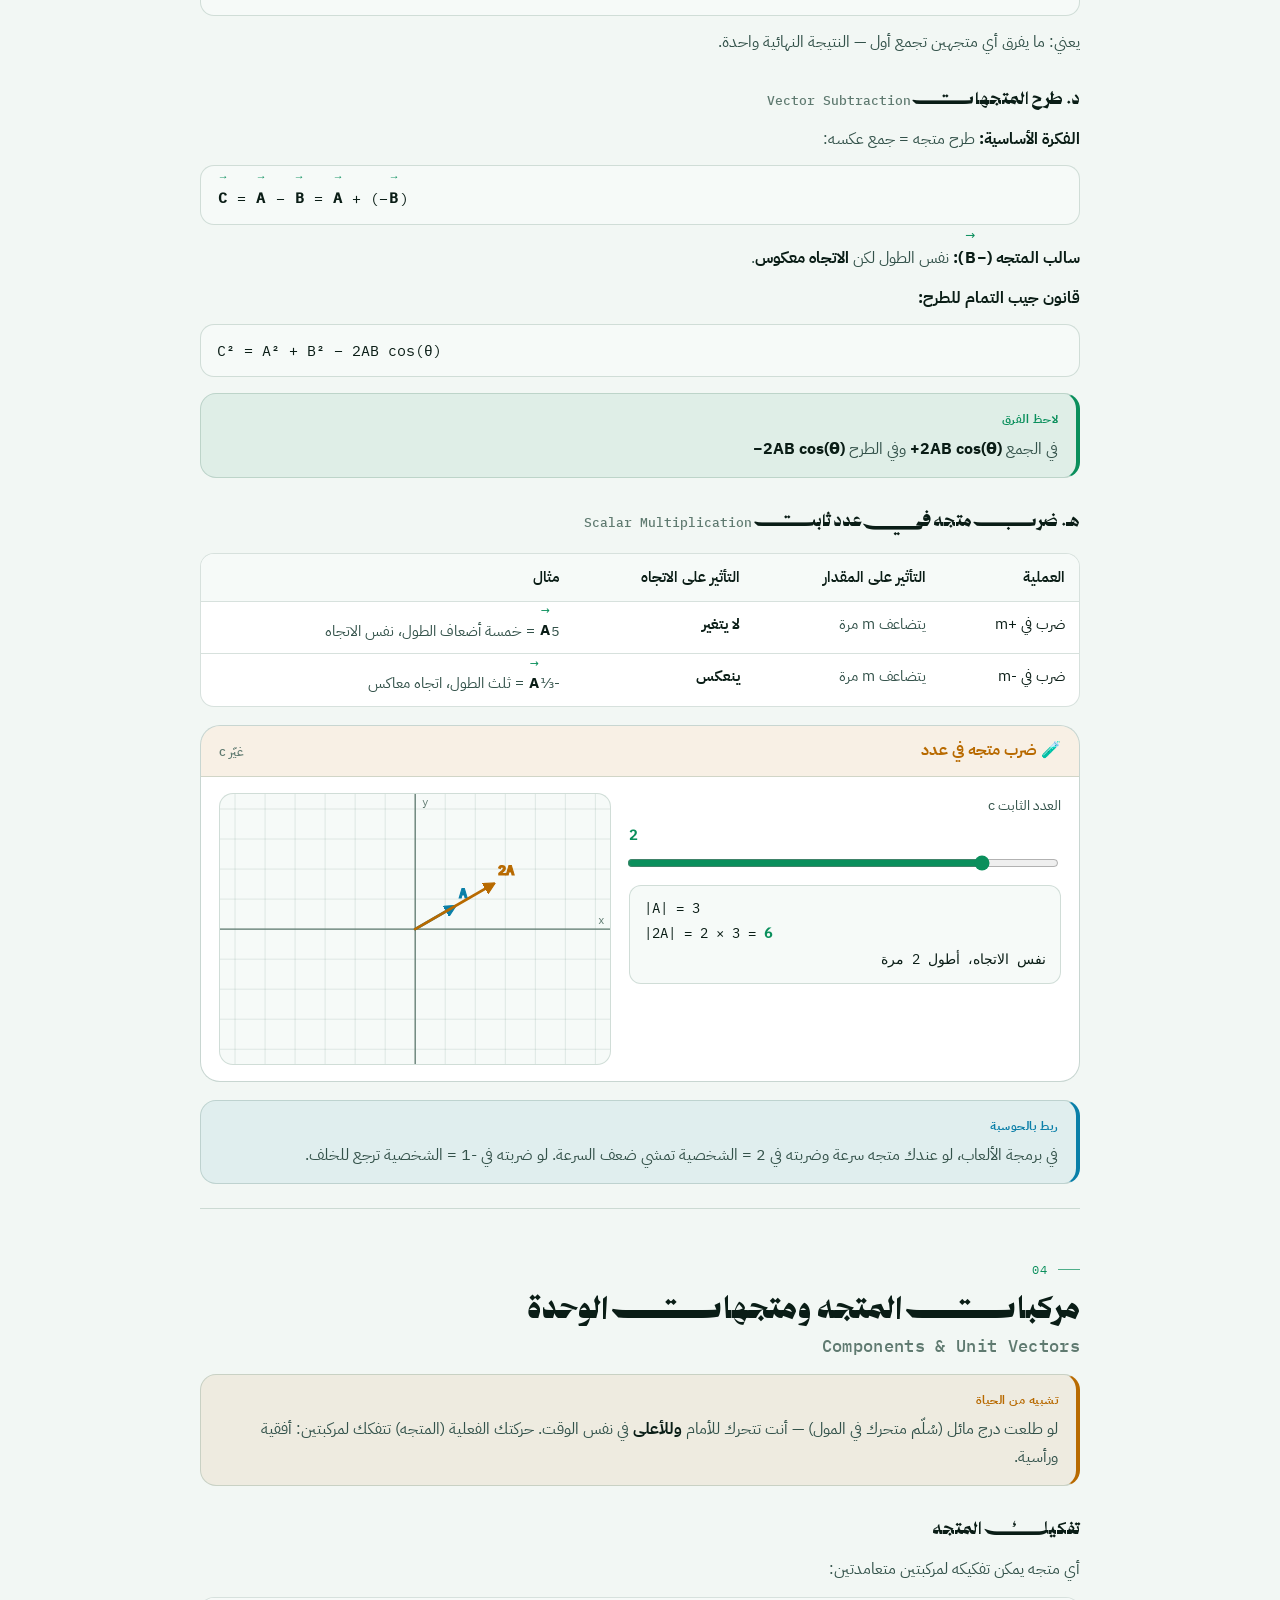
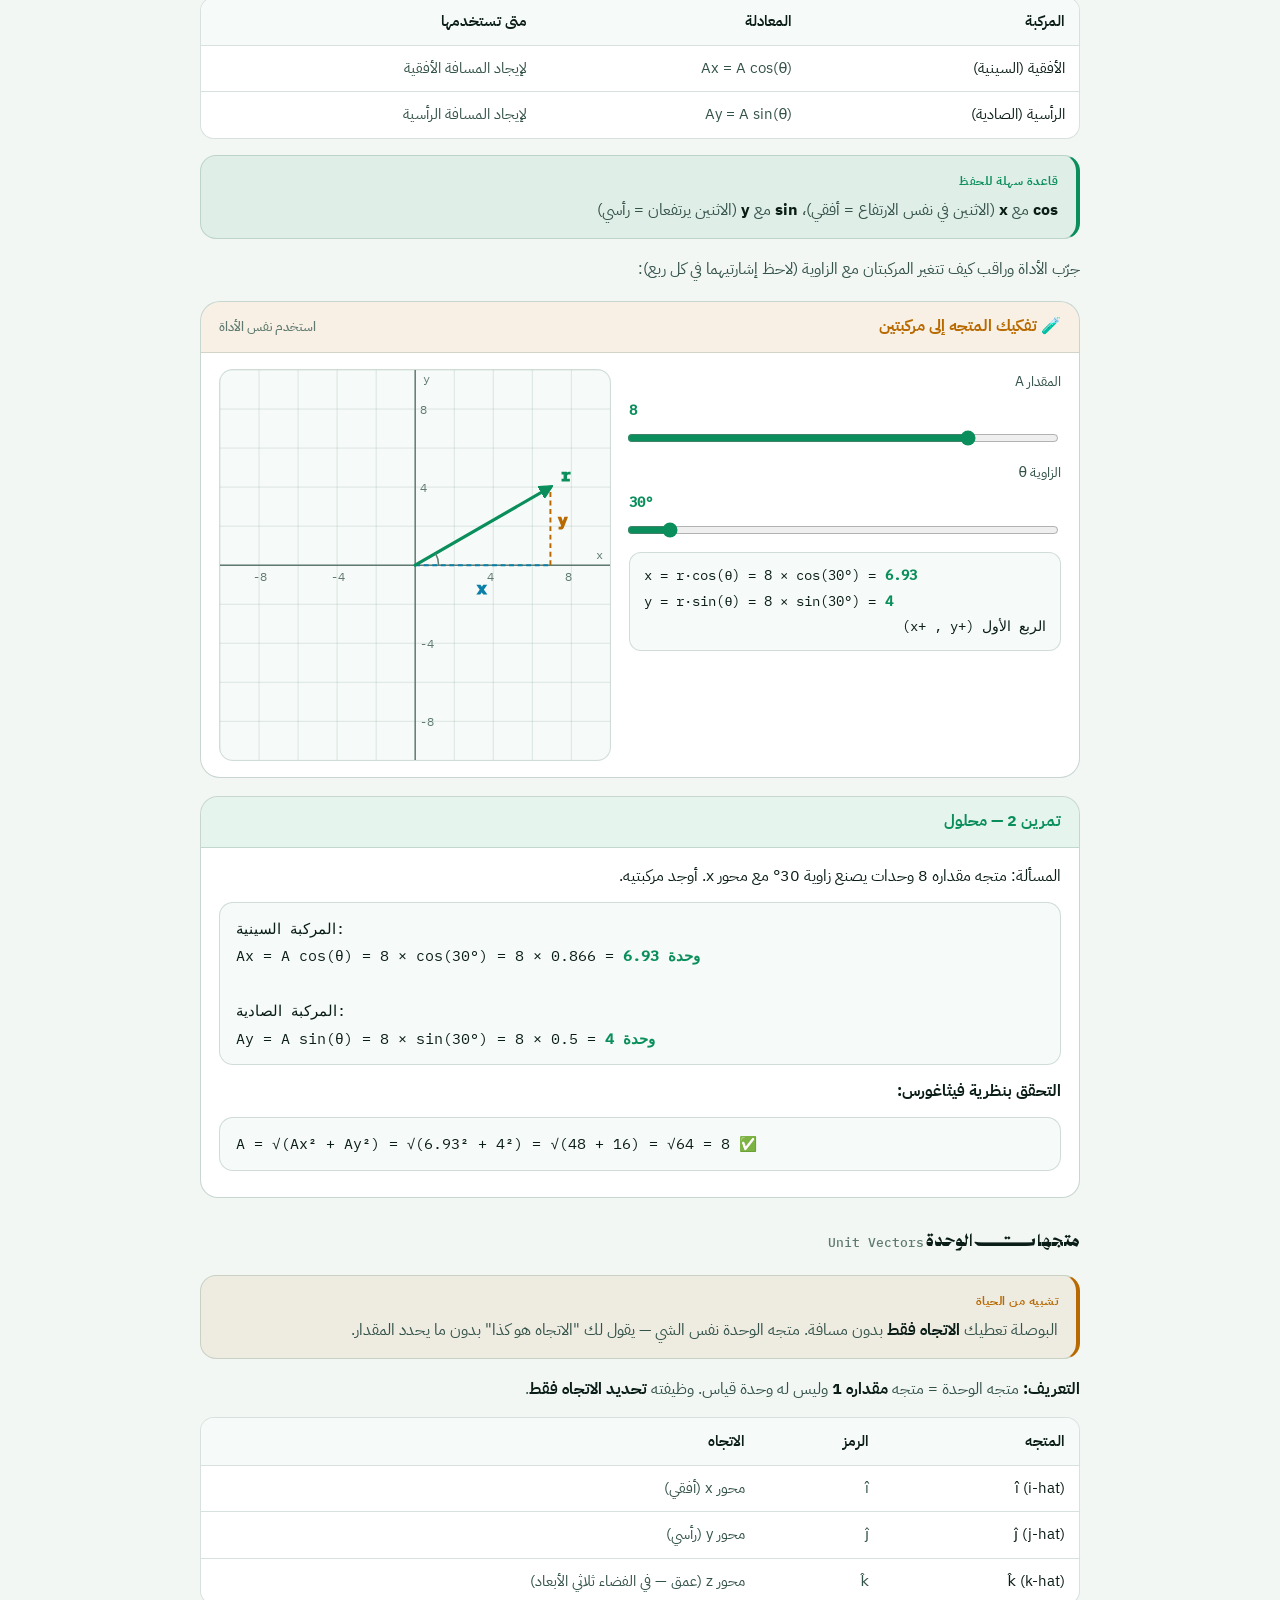
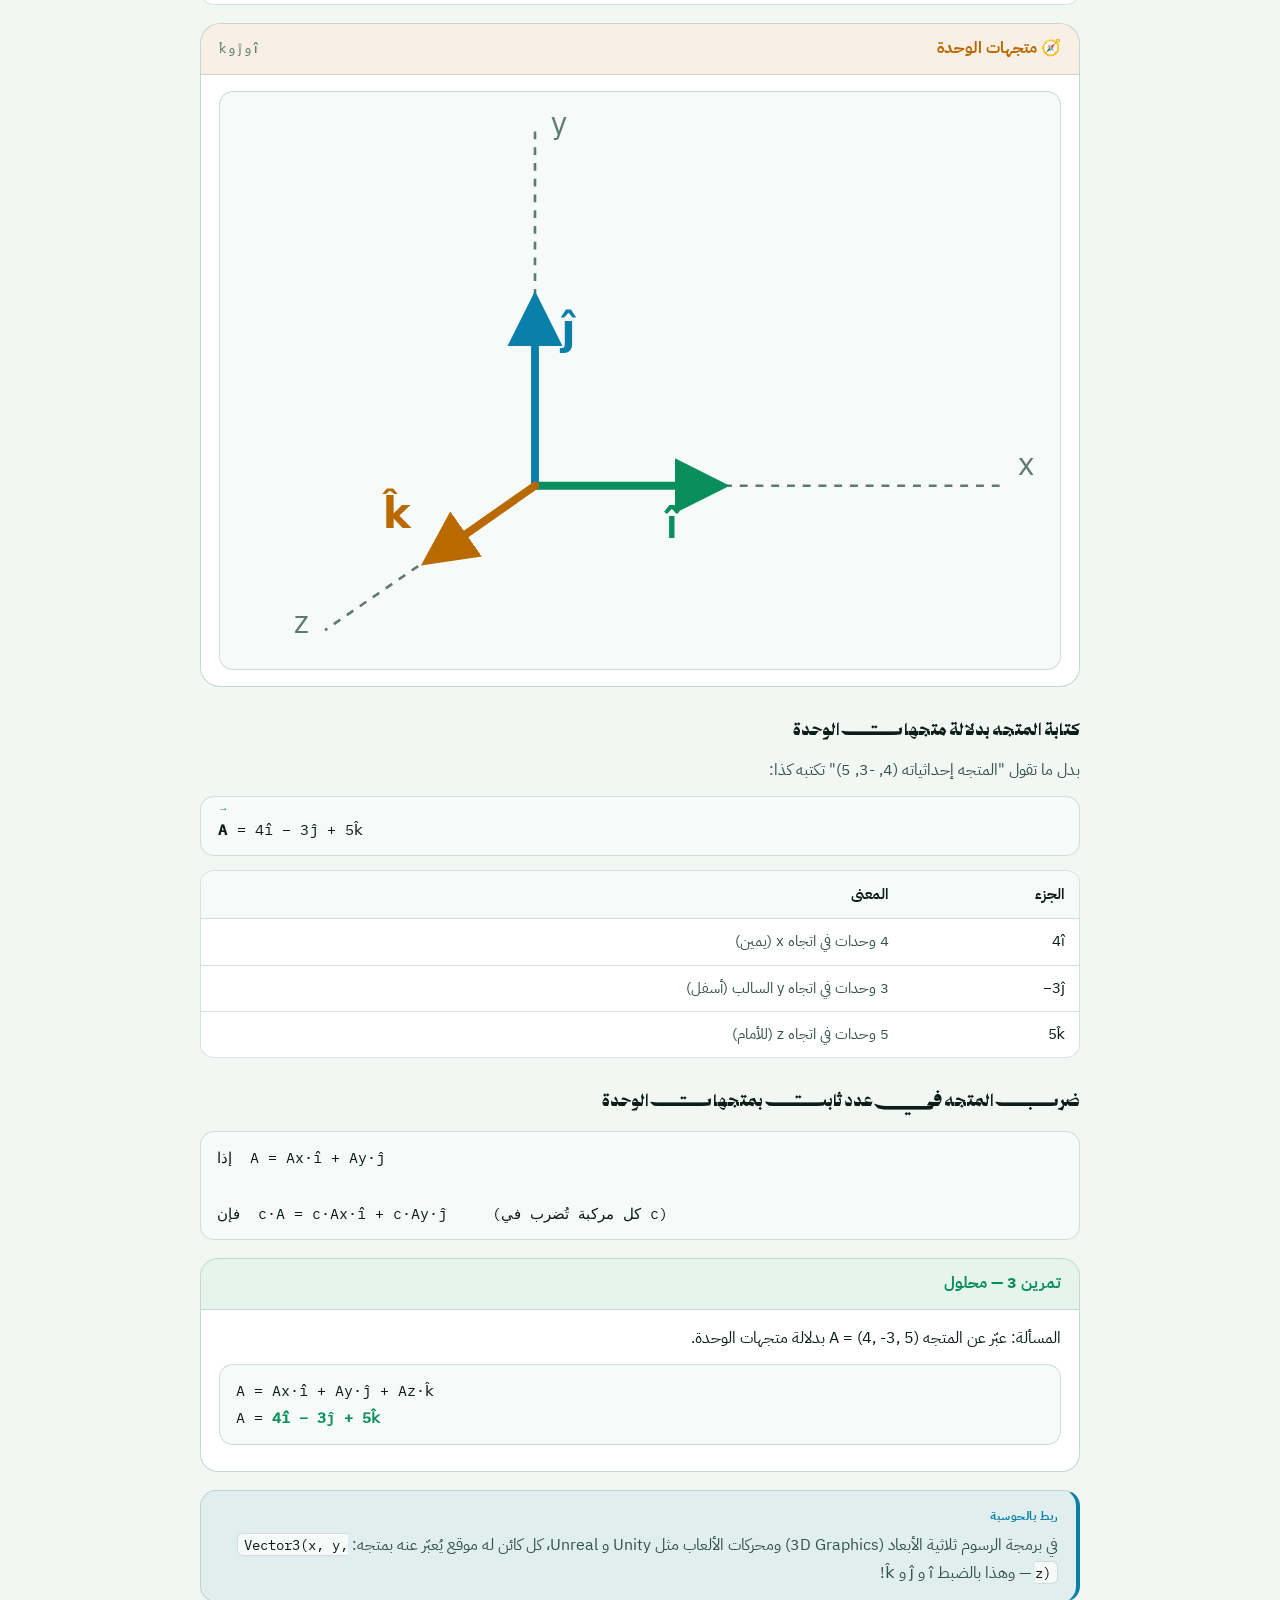
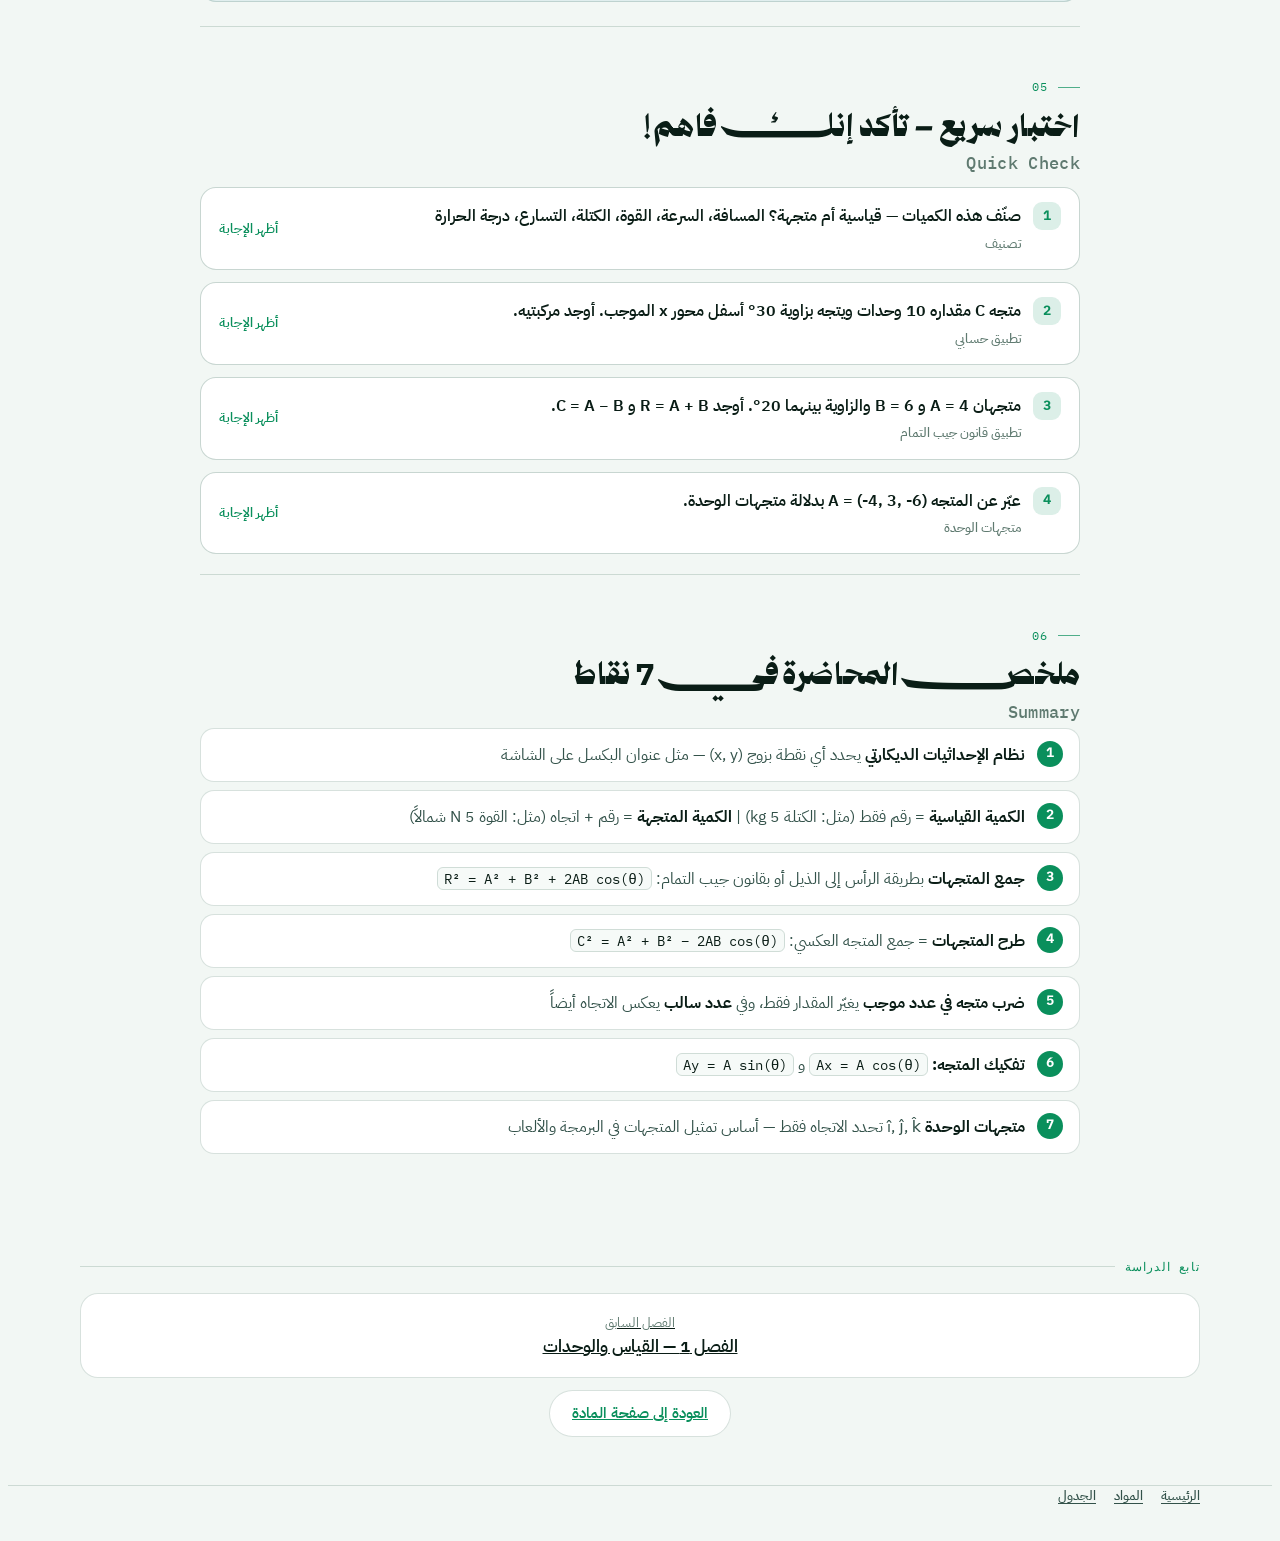
<file: courses/general-physics/chapter-2.html>
<!DOCTYPE html>
<html lang="ar" dir="rtl">
<head>
<meta charset="utf-8">
<meta name="viewport" content="width=device-width, initial-scale=1, viewport-fit=cover">
<title>الكميات القياسية والمتجهات — فيزياء عامة للحوسبة</title>
<meta name="description" content="الفرق بين الرقم وحده والرقم مع اتجاه، وكيف نجمع المتجهات ونفكّكها — مع أدوات تجرّب بها بنفسك.">
<link rel="stylesheet" href="../../assets/css/fonts.css?v=14">
<link rel="stylesheet" href="../../assets/css/lecture.css?v=14">
<link rel="stylesheet" href="../../assets/css/lesson.css?v=14">
<script>var t='light';try{t=localStorage.getItem('theme')||'light'}catch(e){}document.documentElement.dataset.theme=t</script>
</head>
<body>
<main class="lesson">
<header class="lhead">
  <span class="eyebrow">CHAPTER 02 · GENERAL PHYSICS</span>
  <h1>الكميات القياسية والمتجهات</h1>
  <p class="lead">الفرق بين الرقم وحده والرقم مع اتجاه، وكيف نجمع المتجهات ونفكّكها — مع أدوات تجرّب بها بنفسك.</p>
  <div class="badges"><span class="badge am">د. إبراهيم أبو عساج</span><span class="badge">تبسيط عملي لكل مفهوم مع أمثلة من الحياة والحوسبة</span></div>
  <div class="cta"><a class="btn btn-primary" href="#coords">ابدأ الشرح</a><a class="btn btn-ghost" href="#quiz">اختبر نفسك</a></div>
  <nav class="toc" aria-label="محتويات المحاضرة"><a href="#coords">الإحداثيات</a><a href="#vs">قياسية أم متجهة؟</a><a href="#props">جمع وطرح المتجهات</a><a href="#comps">المركبات ومتجهات الوحدة</a><a href="#quiz">اختبر نفسك</a></nav>
</header>
<section class="lsec" id="coords"><span class="num">01</span><h2>أنظمة الإحداثيات<span class="en">Coordinate Systems</span></h2><div class="box analogy"><span class="tag">تشبيه من الحياة</span><p>تخيّل إنك تلعب لعبة "سفن حربية" (Battleship) — عشان تحدد مكان السفينة تقول "الصف 3، العمود 5". نظام الإحداثيات نفس الفكرة بالضبط: رقمين يحددان أي نقطة على الخريطة.</p></div><h3>نظام الإحداثيات الديكارتي <span class="en">Cartesian Coordinate System</span></h3><p>كل نقطة في المستوى تتحدد بزوج مرتّب <b class="ltr">(x, y)</b>:</p><ul><li><b>x</b> = المسافة الأفقية (يمين أو يسار) — المحور السيني</li><li><b>y</b> = المسافة الرأسية (فوق أو تحت) — المحور الصادي</li></ul><div class="lab"><div class="labh">🧭 نظام الإحداثيات<small>النقطتان P و Q</small></div><div class="labb" style="grid-template-columns:1fr"><div class="svgw"><svg viewBox="0 0 440 260" role="img" aria-label="مستوى إحداثي عليه النقطتان P(5,3) و Q(-3,4)">
<g stroke="var(--line)" stroke-width=".6"><line x1="10" y1="10" x2="10" y2="250"/><line x1="40" y1="10" x2="40" y2="250"/><line x1="70" y1="10" x2="70" y2="250"/><line x1="100" y1="10" x2="100" y2="250"/><line x1="130" y1="10" x2="130" y2="250"/><line x1="160" y1="10" x2="160" y2="250"/><line x1="190" y1="10" x2="190" y2="250"/><line x1="220" y1="10" x2="220" y2="250"/><line x1="250" y1="10" x2="250" y2="250"/><line x1="280" y1="10" x2="280" y2="250"/><line x1="310" y1="10" x2="310" y2="250"/><line x1="340" y1="10" x2="340" y2="250"/><line x1="370" y1="10" x2="370" y2="250"/><line x1="400" y1="10" x2="400" y2="250"/><line x1="430" y1="10" x2="430" y2="250"/><line x1="10" y1="20" x2="430" y2="20"/><line x1="10" y1="50" x2="430" y2="50"/><line x1="10" y1="80" x2="430" y2="80"/><line x1="10" y1="110" x2="430" y2="110"/><line x1="10" y1="140" x2="430" y2="140"/><line x1="10" y1="170" x2="430" y2="170"/><line x1="10" y1="200" x2="430" y2="200"/><line x1="10" y1="230" x2="430" y2="230"/></g>
<line class="ax" x1="10" y1="140" x2="430" y2="140" stroke="var(--muted)" stroke-width="1.4"/><line class="ax" x1="220" y1="10" x2="220" y2="250" stroke="var(--muted)" stroke-width="1.4"/>
<text x="424" y="132" fill="var(--muted)" font-family="var(--mono)" font-size="12">x</text><text x="228" y="20" fill="var(--muted)" font-family="var(--mono)" font-size="12">y</text>
<circle cx="220" cy="140" r="3" fill="var(--muted)"/><text x="226" y="154" fill="var(--muted)" font-family="var(--mono)" font-size="11">O</text>
<line x1="220" y1="140" x2="370" y2="50" stroke="var(--em)" stroke-width="2.4" stroke-linecap="round" stroke-dasharray="5 4"/>
<circle cx="370" cy="50" r="5" fill="var(--em)"/><text x="378" y="46" fill="var(--em)" font-family="var(--mono)" font-size="13" font-weight="600">P(5, 3)</text>
<line x1="220" y1="140" x2="130" y2="20" stroke="var(--orange)" stroke-width="2.4" stroke-linecap="round" stroke-dasharray="5 4"/><circle cx="130" cy="20" r="5" fill="var(--orange)"/><text x="80" y="12" fill="var(--orange)" font-family="var(--mono)" font-size="13" font-weight="600">Q(-3, 4)</text>
</svg></div></div></div><ul><li>النقطة <b class="ltr">P(5, 3)</b>: تبعد 5 لليمين و 3 للأعلى</li><li>النقطة <b class="ltr">Q(-3, 4)</b>: تبعد 3 لليسار و 4 للأعلى</li></ul><div class="box comp"><span class="tag">ربط بالحوسبة</span><p>شاشة الكمبيوتر نظام إحداثيات! كل بكسل له إحداثيات (x, y). الفرق: في الشاشة y يزيد للأسفل، في الرياضيات يزيد للأعلى.</p></div><h3>متجه الموضع <span class="en">Position Vector r</span></h3><p>لما نصل نقطة بنقطة الأصل O بخط مستقيم، نحصل على <b>متجه الموضع r</b>. جرّب بنفسك: حرّك المقدار والزاوية وشوف المركبتين x و y.</p><div class="lab" data-widget="polar"><div class="labh">🧪 متجه الموضع ومركبتاه<small>حرّك المنزلقين</small></div><div class="labb"><div class="ctl"><label>المقدار r <span class="v" data-r="vr">5</span><input type="range" data-r="r" min="0" max="10" step="0.1" value="5"></label><label>الزاوية θ <span class="v" data-r="vt">40°</span><input type="range" data-r="t" min="0" max="360" step="1" value="40"></label><div class="out" data-r="out"></div></div><div class="svgw" data-r="plot" aria-label="رسم تفاعلي"></div></div></div><h3>المعادلات الأساسية</h3><p><b>إيجاد المركبات من المقدار والزاوية:</b></p><div class="tw"><table><thead><tr><th>المركبة</th><th>المعادلة</th><th>المعنى</th></tr></thead><tbody><tr><td>السينية</td><td><span class="ltr">x = r cos(θ)</span></td><td>المسافة الأفقية</td></tr><tr><td>الصادية</td><td><span class="ltr">y = r sin(θ)</span></td><td>المسافة الرأسية</td></tr></tbody></table></div><p><b>إيجاد المقدار والزاوية من المركبات:</b></p><div class="tw"><table><thead><tr><th>الكمية</th><th>المعادلة</th><th>المعنى</th></tr></thead><tbody><tr><td>المقدار</td><td><span class="ltr">r = √(x² + y²)</span></td><td>طول المتجه (نظرية فيثاغورس)</td></tr><tr><td>الاتجاه</td><td><span class="ltr">θ = tan⁻¹(y/x)</span></td><td>الزاوية مع محور x</td></tr></tbody></table></div><div class="box tip"><span class="tag">فكّر فيها كذا</span><p>نظرية فيثاغورس اللي درستها في المتوسطة — المتجه r هو الوتر، و x و y هما الضلعان!</p></div><div class="ex"><div class="exh">مثال 1 — محلول خطوة بخطوة</div><div class="exb"><p class="q">المسألة: نقطة إحداثياتها (-3.5, -2.5) m. أوجد مقدار واتجاه متجه الموضع r.</p><p><b>الخطوة 1 — المقدار:</b></p><div class="fm">r = √(x² + y²)
r = √((-3.5)² + (-2.5)²)
r = √(12.25 + 6.25)
r = √18.5
<span class="r">r ≈ 4.3 m</span></div><p><b>الخطوة 2 — الاتجاه:</b></p><div class="fm">θ = tan⁻¹(y/x) = tan⁻¹(-2.5 / -3.5) = tan⁻¹(0.714)</div><div class="box warn"><span class="tag">انتبه!</span><p>الآلة الحاسبة تعطيك 35.5° لكن النقطة في <b>الربع الثالث</b> (x سالب و y سالب)، فنضيف 180°:</p></div><div class="fm">θ = 35.5° + 180° = <span class="r">216°</span></div><div class="box tip"><span class="tag">قاعدة الأرباع</span><ul><li>الربع 1 (x+, y+): الزاوية كما هي</li><li>الربع 2 (x-, y+): أضف 180°</li><li>الربع 3 (x-, y-): أضف 180°</li><li>الربع 4 (x+, y-): أضف 360°</li></ul></div></div></div><p>جرّب أي نقطة (وجرّب كل الأرباع) وشوف متى تحتاج تصحيح الزاوية:</p><div class="lab" data-widget="xy"><div class="labh">🧪 من (x, y) إلى المقدار والزاوية<small>المثال 1 جاهز، غيّر الأرقام</small></div><div class="labb"><div class="ctl"><div class="row2"><label>x<input type="number" data-r="x" step="0.5"></label><label>y<input type="number" data-r="y" step="0.5"></label></div><div class="out" data-r="out"></div></div><div class="svgw" data-r="plot" aria-label="رسم تفاعلي"></div></div></div></section>
<section class="lsec" id="vs"><span class="num">02</span><h2>الكميات المتجهة والقياسية<span class="en">Vector vs Scalar</span></h2><div class="box analogy"><span class="tag">تشبيه من الحياة</span><p>لو سألتك "كم المسافة للجامعة؟" وقلت "5 كيلومتر" — هذا <b>كمية قياسية</b> (رقم فقط). لكن لو قلت "5 كيلومتر <b>شمالاً</b>" — هذا <b>كمية متجهة</b> (رقم + اتجاه).</p></div><h3>الفرق الجوهري</h3><div class="tw"><table><thead><tr><th></th><th>الكمية القياسية (Scalar)</th><th>الكمية المتجهة (Vector)</th></tr></thead><tbody><tr><td>التعريف</td><td>مقدار + وحدة فقط</td><td>مقدار + وحدة + <b>اتجاه</b></td></tr><tr><td>أمثلة</td><td>درجة الحرارة، الكتلة، الزمن، المسافة، الحجم</td><td>الإزاحة، السرعة، القوة، التسارع</td></tr><tr><td>العمليات</td><td>جمع وطرح عادي</td><td>قواعد خاصة للجمع والطرح</td></tr><tr><td>الرمز</td><td>حرف عادي: <span class="ltr"><b>A</b></span></td><td>حرف بسهم: <b class="vec">A</b> أو بخط عريض: <b>A</b></td></tr><tr><td>المقدار</td><td>الرقم نفسه</td><td>يُرمز له بـ <span class="ltr">|A|</span> وهو دائماً <b>موجب</b></td></tr></tbody></table></div><div class="box tip"><span class="tag">كيف تفرّق بينهما؟</span><p>اسأل نفسك: <b>هل الاتجاه مهم؟</b><ul><li>"حرارة الغرفة 25°C" ← ما في اتجاه ← <b>قياسية</b></li><li>"السيارة تمشي 80 km/h شمالاً" ← في اتجاه ← <b>متجهة</b></li></ul></p></div><h3>تمثيل المتجهات</h3><p>المتجه يُرسم كـ <b>سهم</b>: <b>طول السهم</b> = مقدار المتجه (كل ما كان أطول، المقدار أكبر)، و<b>رأس السهم</b> = اتجاه المتجه.</p><div class="arws" role="img" aria-label="سهم قصير يمثل مقدارًا صغيرًا وسهم طويل يمثل مقدارًا كبيرًا"><div class="arw"><svg width="70" height="18" viewBox="0 0 70 18" aria-hidden="true"><defs><marker id="am70" viewBox="0 0 10 10" refX="8" refY="5" markerUnits="userSpaceOnUse" markerWidth="12" markerHeight="12" orient="auto"><path d="M0,0L10,5L0,10z" fill="var(--em)"/></marker></defs><line x1="2" y1="9" x2="64" y2="9" stroke="var(--em)" stroke-width="3" stroke-linecap="round" marker-end="url(#am70)"/></svg><span>مقدار صغير</span></div><div class="arw"><svg width="180" height="18" viewBox="0 0 180 18" aria-hidden="true"><defs><marker id="am180" viewBox="0 0 10 10" refX="8" refY="5" markerUnits="userSpaceOnUse" markerWidth="12" markerHeight="12" orient="auto"><path d="M0,0L10,5L0,10z" fill="var(--em)"/></marker></defs><line x1="2" y1="9" x2="174" y2="9" stroke="var(--em)" stroke-width="3" stroke-linecap="round" marker-end="url(#am180)"/></svg><span>مقدار كبير</span></div></div><div class="box comp"><span class="tag">ربط بالحوسبة</span><p>في برمجة الألعاب (Game Development)، كل حركة شخصية = متجه سرعة (سرعة + اتجاه). الكمية القياسية مثل نقاط اللاعب (score) — رقم فقط بدون اتجاه.</p></div></section>
<section class="lsec" id="props"><span class="num">03</span><h2>خصائص المتجهات<span class="en">Properties of Vectors</span></h2><h3>أ. المتجهات المتساوية <span class="en">Equal Vectors</span></h3><p>متجهان متساويان إذا كان لهما <b>نفس المقدار</b> و<b>نفس الاتجاه</b> — حتى لو بدأوا من نقاط مختلفة.</p><div class="box analogy"><span class="tag">تشبيه من الحياة</span><p>لو شخصين مشوا 5 كم شمالاً — واحد من صنعاء وواحد من مأرب — الإزاحة متساوية رغم اختلاف نقطة البداية.</p></div><h3>ب. جمع المتجهات <span class="en">Vector Addition — طريقة الرأس إلى الذيل</span></h3><div class="box analogy"><span class="tag">تشبيه من الحياة</span><p>مشيت 3 خطوات للأمام ثم 4 خطوات لليمين. أين أنت الآن بالنسبة لنقطة البداية؟ الجواب هو <b>المتجه المحصّل</b> <b class="vec">R</b>.</p></div><p><b>الطريقة البيانية — 3 خطوات بسيطة:</b></p><ol><li><b>ارسم المتجه الأول</b> <b class="vec">A</b></li><li><b>ضع ذيل المتجه الثاني</b> <b class="vec">B</b> <b>عند رأس الأول</b> <b class="vec">A</b></li><li><b>المحصلة</b> <b class="vec">R</b> = سهم من ذيل <b class="vec">A</b> إلى رأس <b class="vec">B</b></li></ol><h3>الطريقة الحسابية — قانون جيب التمام <span class="en">Law of Cosines</span></h3><p>عندما تعرف مقدار المتجهين والزاوية بينهما:</p><div class="fm">R² = A² + B² + 2AB cos(θ)</div><div class="tw"><table><thead><tr><th>الرمز</th><th>المعنى</th></tr></thead><tbody><tr><td><span class="ltr">R</span></td><td>مقدار المحصلة</td></tr><tr><td><span class="ltr">A</span></td><td>مقدار المتجه الأول</td></tr><tr><td><span class="ltr">B</span></td><td>مقدار المتجه الثاني</td></tr><tr><td><span class="ltr">θ</span></td><td>الزاوية بين المتجهين</td></tr></tbody></table></div><div class="ex"><div class="exh">تمرين 1 — محلول</div><div class="exb"><p class="q">المسألة: متجهان A = 10 و B = 7 والزاوية بينهما 60°. أوجد المحصلة.</p><div class="fm">R² = A² + B² + 2AB cos(θ)
R² = 10² + 7² + 2(10)(7) cos(60°)
R² = 100 + 49 + 140 × 0.5
R² = 100 + 49 + 70
R² = 219
<span class="r">R = √219 ≈ 14.8 وحدة</span></div><div class="box tip"><span class="tag">تحقق سريع</span><p>المحصلة (14.8) أقل من مجموعهما (17) وأكبر من الفرق (3) — منطقي! ✅</p></div></div></div><p>الأداة هذه تحل نفس التمرين: القيم الافتراضية A = 10 و B = 7 و θ = 60°. غيّرها وراقب المحصلة (واضغط «طرح» لترى الطرح):</p><div class="lab" data-widget="add"><div class="labh">🧪 جمع وطرح المتجهات (الرأس إلى الذيل)<small>حرّك القيم</small></div><div class="labb"><div class="ctl"><div class="seg" role="group" aria-label="العملية"><button type="button" data-m="add" aria-pressed="true">جمع A + B</button><button type="button" data-m="sub" aria-pressed="false">طرح A − B</button></div><label>مقدار A <span class="v" data-r="va">10</span><input type="range" data-r="a" min="1" max="10" step="1" value="10"></label><label>مقدار B <span class="v" data-r="vb">7</span><input type="range" data-r="b" min="1" max="10" step="1" value="7"></label><label>الزاوية بينهما θ <span class="v" data-r="vt">60°</span><input type="range" data-r="t" min="0" max="180" step="1" value="60"></label><div class="out" data-r="out"></div></div><div class="svgw" data-r="plot" aria-label="رسم تفاعلي"></div></div></div><h3>ج. خصائص جمع المتجهات</h3><p><b>1. خاصية الإبدال (Commutative Law):</b></p><div class="fm"><b class="vec">A</b> + <b class="vec">B</b> = <b class="vec">B</b> + <b class="vec">A</b></div><p>يعني: سواء مشيت شرقاً ثم شمالاً، أو شمالاً ثم شرقاً — توصل لنفس النقطة!</p><p><b>2. خاصية التجميع (Associative Law):</b></p><div class="fm"><b class="vec">A</b> + (<b class="vec">B</b> + <b class="vec">C</b>) = (<b class="vec">A</b> + <b class="vec">B</b>) + <b class="vec">C</b></div><p>يعني: ما يفرق أي متجهين تجمع أول — النتيجة النهائية واحدة.</p><h3>د. طرح المتجهات <span class="en">Vector Subtraction</span></h3><p><b>الفكرة الأساسية:</b> طرح متجه = جمع عكسه:</p><div class="fm"><b class="vec">C</b> = <b class="vec">A</b> − <b class="vec">B</b> = <b class="vec">A</b> + (−<b class="vec">B</b>)</div><p><b>سالب المتجه (−<b class="vec">B</b>):</b> نفس الطول لكن <b>الاتجاه معكوس</b>.</p><p><b>قانون جيب التمام للطرح:</b></p><div class="fm">C² = A² + B² − 2AB cos(θ)</div><div class="box tip"><span class="tag">لاحظ الفرق</span><p>في الجمع <b class="ltr">+2AB cos(θ)</b> وفي الطرح <b class="ltr">−2AB cos(θ)</b></p></div><h3>هـ. ضرب متجه في عدد ثابت <span class="en">Scalar Multiplication</span></h3><div class="tw"><table><thead><tr><th>العملية</th><th>التأثير على المقدار</th><th>التأثير على الاتجاه</th><th>مثال</th></tr></thead><tbody><tr><td>ضرب في +m</td><td>يتضاعف m مرة</td><td><b>لا يتغير</b></td><td>5<b class="vec">A</b> = خمسة أضعاف الطول، نفس الاتجاه</td></tr><tr><td>ضرب في -m</td><td>يتضاعف m مرة</td><td><b>ينعكس</b></td><td>-⅓<b class="vec">A</b> = ثلث الطول، اتجاه معاكس</td></tr></tbody></table></div><div class="lab" data-widget="scale"><div class="labh">🧪 ضرب متجه في عدد<small>غيّر c</small></div><div class="labb"><div class="ctl"><label>العدد الثابت c <span class="v" data-r="vc">2</span><input type="range" data-r="c" min="-3" max="3" step="0.5" value="2"></label><div class="out" data-r="out"></div></div><div class="svgw" data-r="plot" aria-label="رسم تفاعلي"></div></div></div><div class="box comp"><span class="tag">ربط بالحوسبة</span><p>في برمجة الألعاب، لو عندك متجه سرعة وضربته في 2 = الشخصية تمشي ضعف السرعة. لو ضربته في -1 = الشخصية ترجع للخلف.</p></div></section>
<section class="lsec" id="comps"><span class="num">04</span><h2>مركبات المتجه ومتجهات الوحدة<span class="en">Components & Unit Vectors</span></h2><div class="box analogy"><span class="tag">تشبيه من الحياة</span><p>لو طلعت درج مائل (سُلّم متحرك في المول) — أنت تتحرك للأمام <b>وللأعلى</b> في نفس الوقت. حركتك الفعلية (المتجه) تتفكك لمركبتين: أفقية ورأسية.</p></div><h3>تفكيك المتجه</h3><p>أي متجه يمكن تفكيكه لمركبتين متعامدتين:</p><div class="tw"><table><thead><tr><th>المركبة</th><th>المعادلة</th><th>متى تستخدمها</th></tr></thead><tbody><tr><td>الأفقية (السينية)</td><td><span class="ltr">Ax = A cos(θ)</span></td><td>لإيجاد المسافة الأفقية</td></tr><tr><td>الرأسية (الصادية)</td><td><span class="ltr">Ay = A sin(θ)</span></td><td>لإيجاد المسافة الرأسية</td></tr></tbody></table></div><div class="box tip"><span class="tag">قاعدة سهلة للحفظ</span><p><b>cos</b> مع <b>x</b> (الاثنين في نفس الارتفاع = أفقي)، <b>sin</b> مع <b>y</b> (الاثنين يرتفعان = رأسي)</p></div><p>جرّب الأداة وراقب كيف تتغير المركبتان مع الزاوية (لاحظ إشارتيهما في كل ربع):</p><div class="lab" data-widget="polar"><div class="labh">🧪 تفكيك المتجه إلى مركبتين<small>استخدم نفس الأداة</small></div><div class="labb"><div class="ctl"><label>المقدار A <span class="v" data-r="vr">8</span><input type="range" data-r="r" min="0" max="10" step="0.1" value="8"></label><label>الزاوية θ <span class="v" data-r="vt">30°</span><input type="range" data-r="t" min="0" max="360" step="1" value="30"></label><div class="out" data-r="out"></div></div><div class="svgw" data-r="plot" aria-label="رسم تفاعلي"></div></div></div><div class="ex"><div class="exh">تمرين 2 — محلول</div><div class="exb"><p class="q">المسألة: متجه مقداره 8 وحدات يصنع زاوية 30° مع محور x. أوجد مركبتيه.</p><div class="fm">المركبة السينية:
Ax = A cos(θ) = 8 × cos(30°) = 8 × 0.866 = <span class="r">6.93 وحدة</span>

المركبة الصادية:
Ay = A sin(θ) = 8 × sin(30°) = 8 × 0.5 = <span class="r">4 وحدة</span></div><p><b>التحقق بنظرية فيثاغورس:</b></p><div class="fm">A = √(Ax² + Ay²) = √(6.93² + 4²) = √(48 + 16) = √64 = 8 ✅</div></div></div><h3>متجهات الوحدة <span class="en">Unit Vectors</span></h3><div class="box analogy"><span class="tag">تشبيه من الحياة</span><p>البوصلة تعطيك <b>الاتجاه فقط</b> بدون مسافة. متجه الوحدة نفس الشي — يقول لك "الاتجاه هو كذا" بدون ما يحدد المقدار.</p></div><p><b>التعريف:</b> متجه الوحدة = متجه <b>مقداره 1</b> وليس له وحدة قياس. وظيفته <b>تحديد الاتجاه فقط</b>.</p><div class="tw"><table><thead><tr><th>المتجه</th><th>الرمز</th><th>الاتجاه</th></tr></thead><tbody><tr><td>î (i-hat)</td><td><span class="ltr">î</span></td><td>محور x (أفقي)</td></tr><tr><td>ĵ (j-hat)</td><td><span class="ltr">ĵ</span></td><td>محور y (رأسي)</td></tr><tr><td>k̂ (k-hat)</td><td><span class="ltr">k̂</span></td><td>محور z (عمق — في الفضاء ثلاثي الأبعاد)</td></tr></tbody></table></div><div class="lab"><div class="labh">🧭 متجهات الوحدة<small>î و ĵ و k̂</small></div><div class="labb" style="grid-template-columns:1fr"><div class="svgw"><svg viewBox="0 0 320 220" role="img" aria-label="المحاور x و y و z ومتجهات الوحدة"><defs><marker id="ua" viewBox="0 0 10 10" refX="8" refY="5" markerWidth="7" markerHeight="7" orient="auto"><path d="M0,0L10,5L0,10z" fill="var(--em)"/></marker><marker id="ub" viewBox="0 0 10 10" refX="8" refY="5" markerWidth="7" markerHeight="7" orient="auto"><path d="M0,0L10,5L0,10z" fill="var(--cy)"/></marker><marker id="uc" viewBox="0 0 10 10" refX="8" refY="5" markerWidth="7" markerHeight="7" orient="auto"><path d="M0,0L10,5L0,10z" fill="var(--orange)"/></marker></defs><g stroke="var(--muted)" stroke-width="1" stroke-dasharray="3 3"><line x1="120" y1="150" x2="300" y2="150"/><line x1="120" y1="150" x2="120" y2="12"/><line x1="120" y1="150" x2="40" y2="205"/></g><text x="304" y="146" fill="var(--muted)" font-family="var(--mono)" font-size="12">x</text><text x="126" y="16" fill="var(--muted)" font-family="var(--mono)" font-size="12">y</text><text x="28" y="206" fill="var(--muted)" font-family="var(--mono)" font-size="12">z</text><line x1="120" y1="150" x2="190" y2="150" stroke="var(--em)" stroke-width="3" stroke-linecap="round" marker-end="url(#ua)"/><text x="170" y="170" fill="var(--em)" font-family="var(--mono)" font-size="16" font-weight="600">î</text><line x1="120" y1="150" x2="120" y2="80" stroke="var(--cy)" stroke-width="3" stroke-linecap="round" marker-end="url(#ub)"/><text x="130" y="96" fill="var(--cy)" font-family="var(--mono)" font-size="16" font-weight="600">ĵ</text><line x1="120" y1="150" x2="80" y2="178" stroke="var(--orange)" stroke-width="3" stroke-linecap="round" marker-end="url(#uc)"/><text x="62" y="166" fill="var(--orange)" font-family="var(--mono)" font-size="16" font-weight="600">k̂</text></svg></div></div></div><h3>كتابة المتجه بدلالة متجهات الوحدة</h3><p>بدل ما تقول "المتجه إحداثياته (4, -3, 5)" تكتبه كذا:</p><div class="fm"><b class="vec">A</b> = 4î − 3ĵ + 5k̂</div><div class="tw"><table><thead><tr><th>الجزء</th><th>المعنى</th></tr></thead><tbody><tr><td><span class="ltr">4î</span></td><td>4 وحدات في اتجاه x (يمين)</td></tr><tr><td><span class="ltr">−3ĵ</span></td><td>3 وحدات في اتجاه y السالب (أسفل)</td></tr><tr><td><span class="ltr">5k̂</span></td><td>5 وحدات في اتجاه z (للأمام)</td></tr></tbody></table></div><h3>ضرب المتجه في عدد ثابت بمتجهات الوحدة</h3><div class="fm">إذا  A = Ax·î + Ay·ĵ

فإن  c·A = c·Ax·î + c·Ay·ĵ     (كل مركبة تُضرب في c)</div><div class="ex"><div class="exh">تمرين 3 — محلول</div><div class="exb"><p class="q">المسألة: عبّر عن المتجه A = (4, -3, 5) بدلالة متجهات الوحدة.</p><div class="fm">A = Ax·î + Ay·ĵ + Az·k̂
A = <span class="r">4î − 3ĵ + 5k̂</span></div></div></div><div class="box comp"><span class="tag">ربط بالحوسبة</span><p>في برمجة الرسوم ثلاثية الأبعاد (3D Graphics) ومحركات الألعاب مثل Unity و Unreal، كل كائن له موقع يُعبّر عنه بمتجه: <code>Vector3(x, y, z)</code> — وهذا بالضبط î و ĵ و k̂!</p></div></section>
<section class="lsec" id="quiz"><span class="num">05</span><h2>اختبار سريع — تأكد إنك فاهم!<span class="en">Quick Check</span></h2><details class="qz"><summary><span class="n">1</span><span class="t">صنّف هذه الكميات — قياسية أم متجهة؟ المسافة، السرعة، القوة، الكتلة، التسارع، درجة الحرارة<small>تصنيف</small></span><span class="go"></span></summary><div class="ans"><div class="tw"><table><thead><tr><th>الكمية</th><th>النوع</th><th>السبب</th></tr></thead><tbody><tr><td>المسافة (Distance)</td><td>قياسية</td><td>مقدار فقط بدون اتجاه</td></tr><tr><td>السرعة (Velocity)</td><td>متجهة</td><td>لها مقدار واتجاه</td></tr><tr><td>القوة (Force)</td><td>متجهة</td><td>لها مقدار واتجاه</td></tr><tr><td>الكتلة (Mass)</td><td>قياسية</td><td>مقدار فقط</td></tr><tr><td>التسارع (Acceleration)</td><td>متجهة</td><td>لها مقدار واتجاه</td></tr><tr><td>درجة الحرارة (Temperature)</td><td>قياسية</td><td>مقدار فقط</td></tr></tbody></table></div></div></details><details class="qz"><summary><span class="n">2</span><span class="t">متجه C مقداره 10 وحدات ويتجه بزاوية 30° أسفل محور x الموجب. أوجد مركبتيه.<small>تطبيق حسابي</small></span><span class="go"></span></summary><div class="ans"><p>الزاوية أسفل محور x الموجب = -30° (أو 330°)</p><div class="fm">Cx = 10 × cos(-30°) = 10 × 0.866 = <span class="r">8.66 وحدة</span>
Cy = 10 × sin(-30°) = 10 × (-0.5) = <span class="r">-5 وحدة</span></div><p>المركبة السينية موجبة (يمين) والصادية سالبة (أسفل) ← منطقي لأن المتجه أسفل محور x ✅</p></div></details><details class="qz"><summary><span class="n">3</span><span class="t">متجهان A = 4 و B = 6 والزاوية بينهما 20°. أوجد R = A + B و C = A − B.<small>تطبيق قانون جيب التمام</small></span><span class="go"></span></summary><div class="ans"><p><b>الجمع:</b></p><div class="fm">R² = 4² + 6² + 2(4)(6)cos(20°)
R² = 16 + 36 + 48 × 0.9397
R² = 16 + 36 + 45.1 = 97.1
<span class="r">R = √97.1 ≈ 9.85 وحدة</span></div><p><b>الطرح:</b></p><div class="fm">C² = 4² + 6² − 2(4)(6)cos(20°)
C² = 16 + 36 − 45.1 = 6.9
<span class="r">C = √6.9 ≈ 2.63 وحدة</span></div></div></details><details class="qz"><summary><span class="n">4</span><span class="t">عبّر عن المتجه A = (-4, 3, -6) بدلالة متجهات الوحدة.<small>متجهات الوحدة</small></span><span class="go"></span></summary><div class="ans"><div class="fm">A = <span class="r">−4î + 3ĵ − 6k̂</span></div></div></details></section>
<section class="lsec" id="summary"><span class="num">06</span><h2>ملخص المحاضرة في 7 نقاط<span class="en">Summary</span></h2><ol class="sumlist"><li><span><b>نظام الإحداثيات الديكارتي</b> يحدد أي نقطة بزوج (x, y) — مثل عنوان البكسل على الشاشة</span></li><li><span><b>الكمية القياسية</b> = رقم فقط (مثل: الكتلة 5 kg) | <b>الكمية المتجهة</b> = رقم + اتجاه (مثل: القوة 5 N شمالاً)</span></li><li><span><b>جمع المتجهات</b> بطريقة الرأس إلى الذيل أو بقانون جيب التمام: <code>R² = A² + B² + 2AB cos(θ)</code></span></li><li><span><b>طرح المتجهات</b> = جمع المتجه العكسي: <code>C² = A² + B² − 2AB cos(θ)</code></span></li><li><span><b>ضرب متجه في عدد موجب</b> يغيّر المقدار فقط، وفي <b>عدد سالب</b> يعكس الاتجاه أيضاً</span></li><li><span><b>تفكيك المتجه:</b> <code>Ax = A cos(θ)</code> و <code>Ay = A sin(θ)</code></span></li><li><span><b>متجهات الوحدة</b> î, ĵ, k̂ تحدد الاتجاه فقط — أساس تمثيل المتجهات في البرمجة والألعاب</span></li></ol></section>
</main>
<footer class="site-footer"></footer>
<script src="../../data/data.js?v=14"></script>
<script src="../../assets/js/thinking-orb.js?v=14"></script>
<script src="../../assets/js/lecture-shell.js?v=14"></script>
<script src="../../assets/js/lesson.js?v=14"></script>
</body>
</html>
</file>
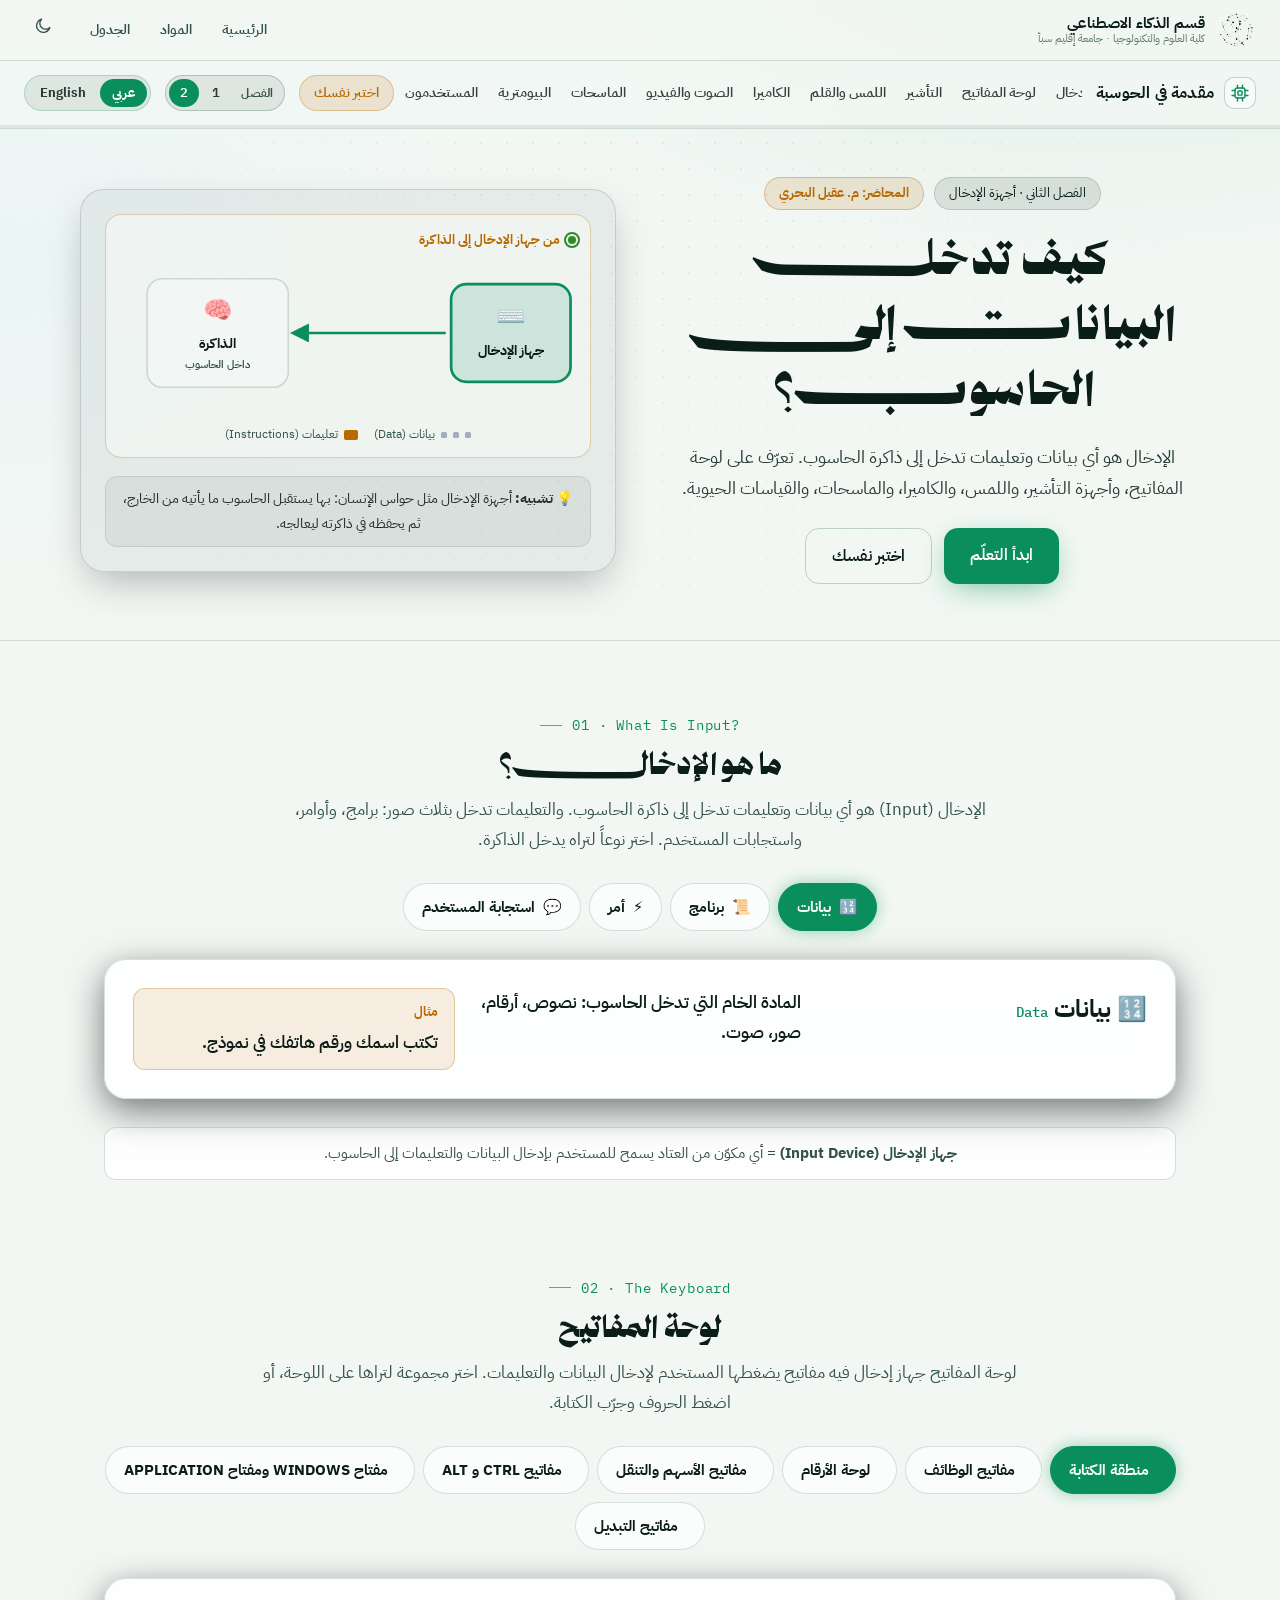
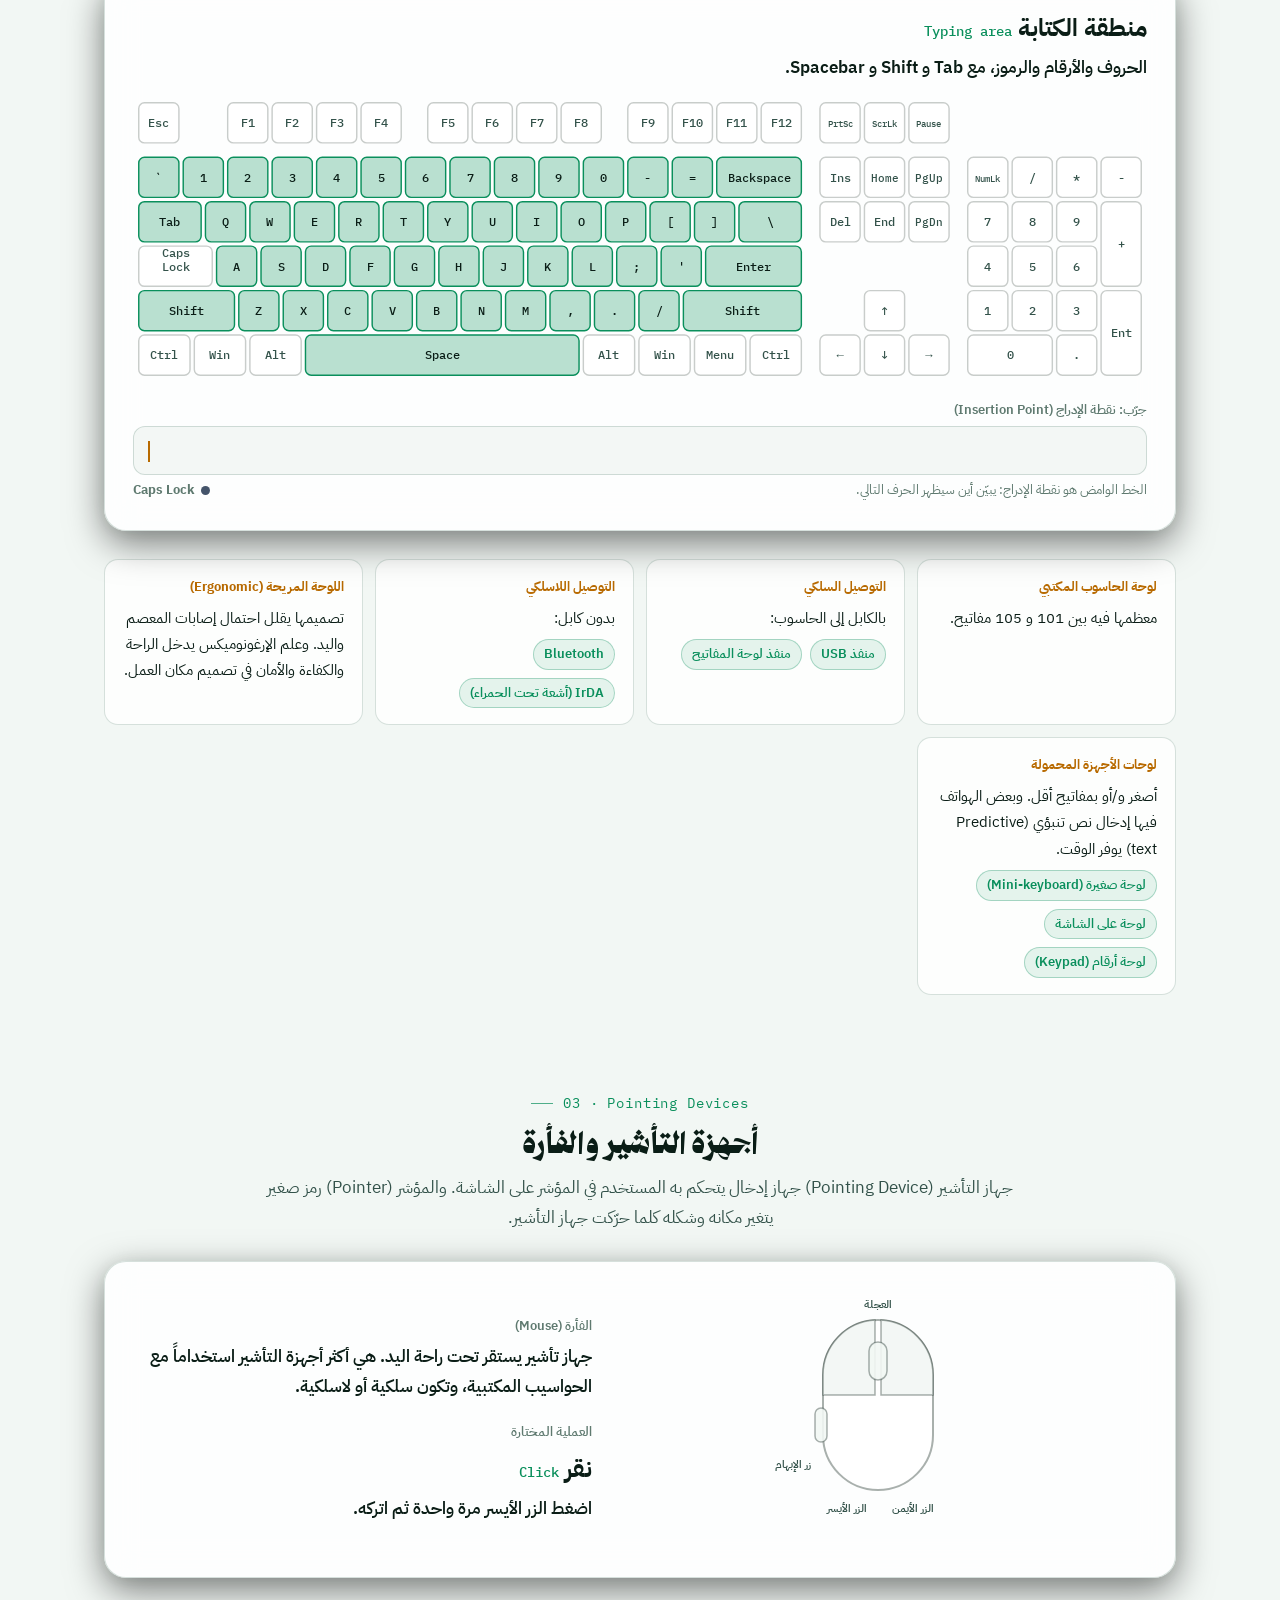
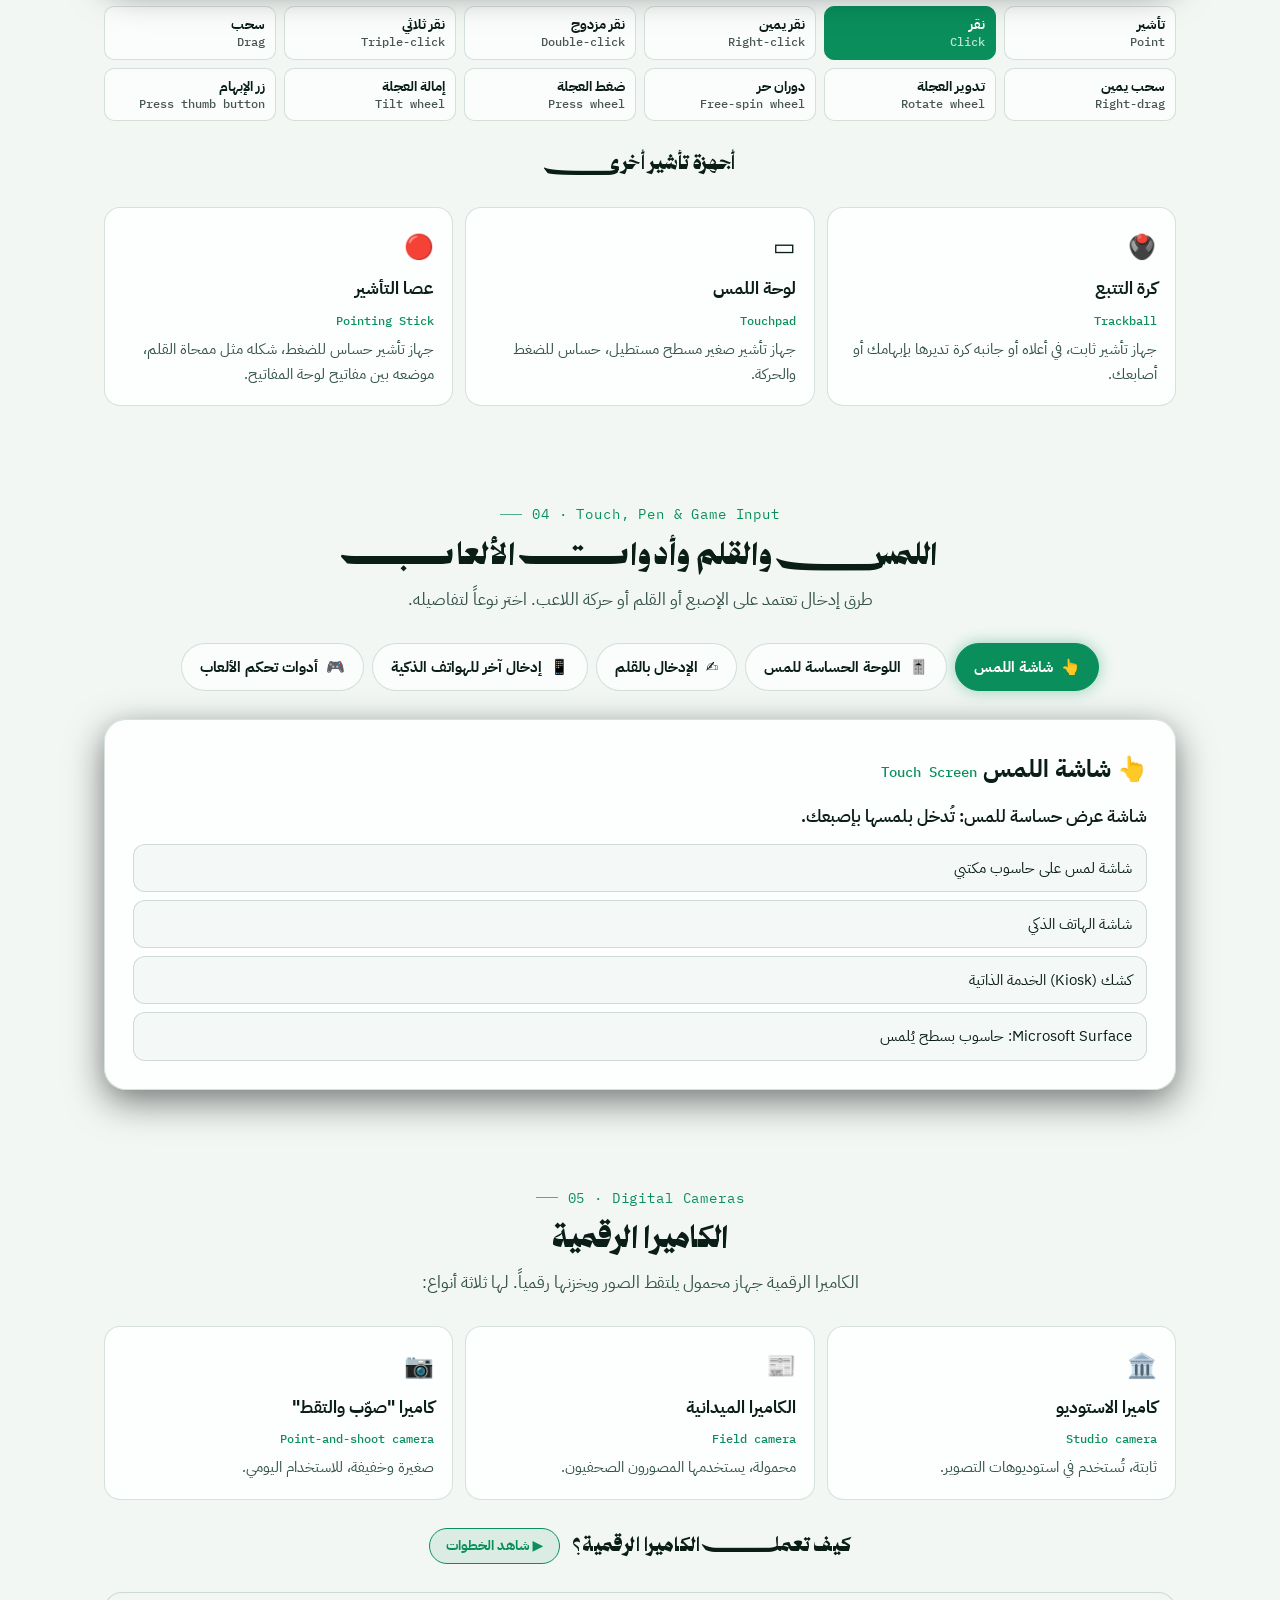
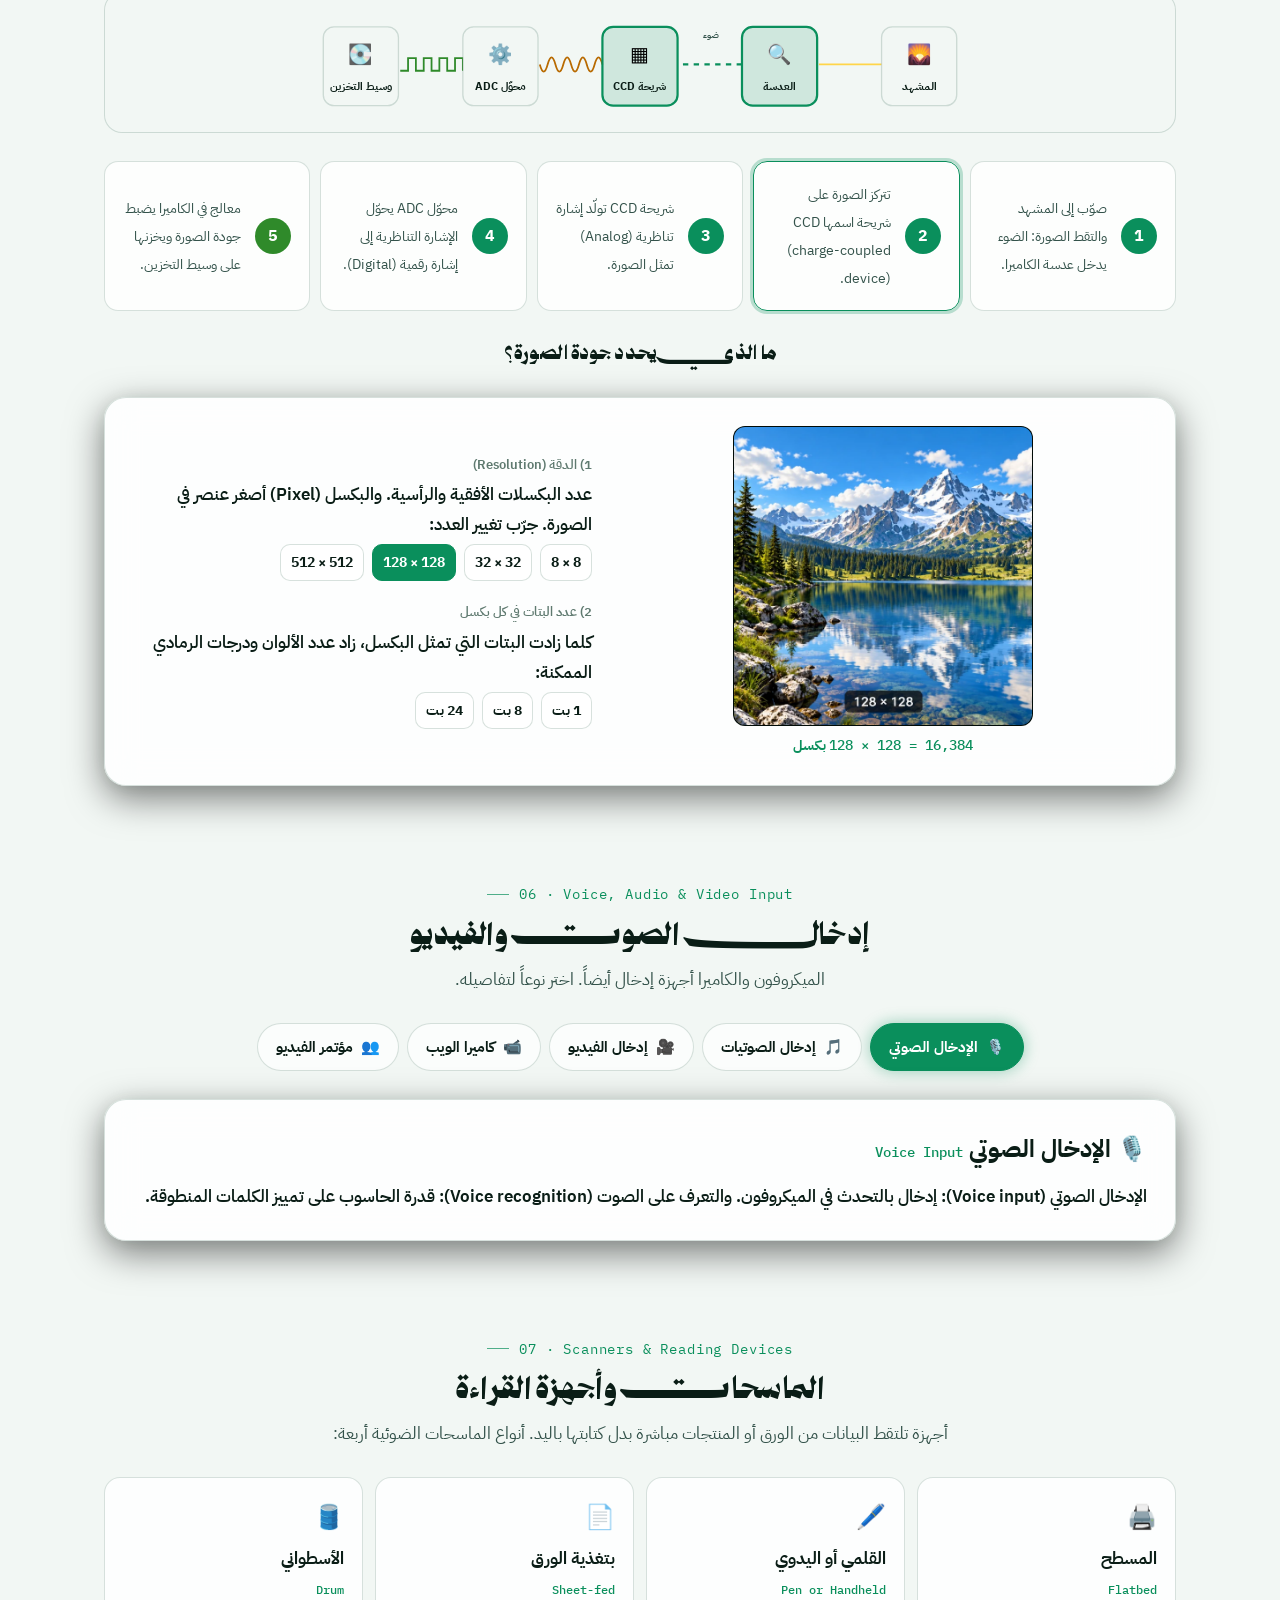
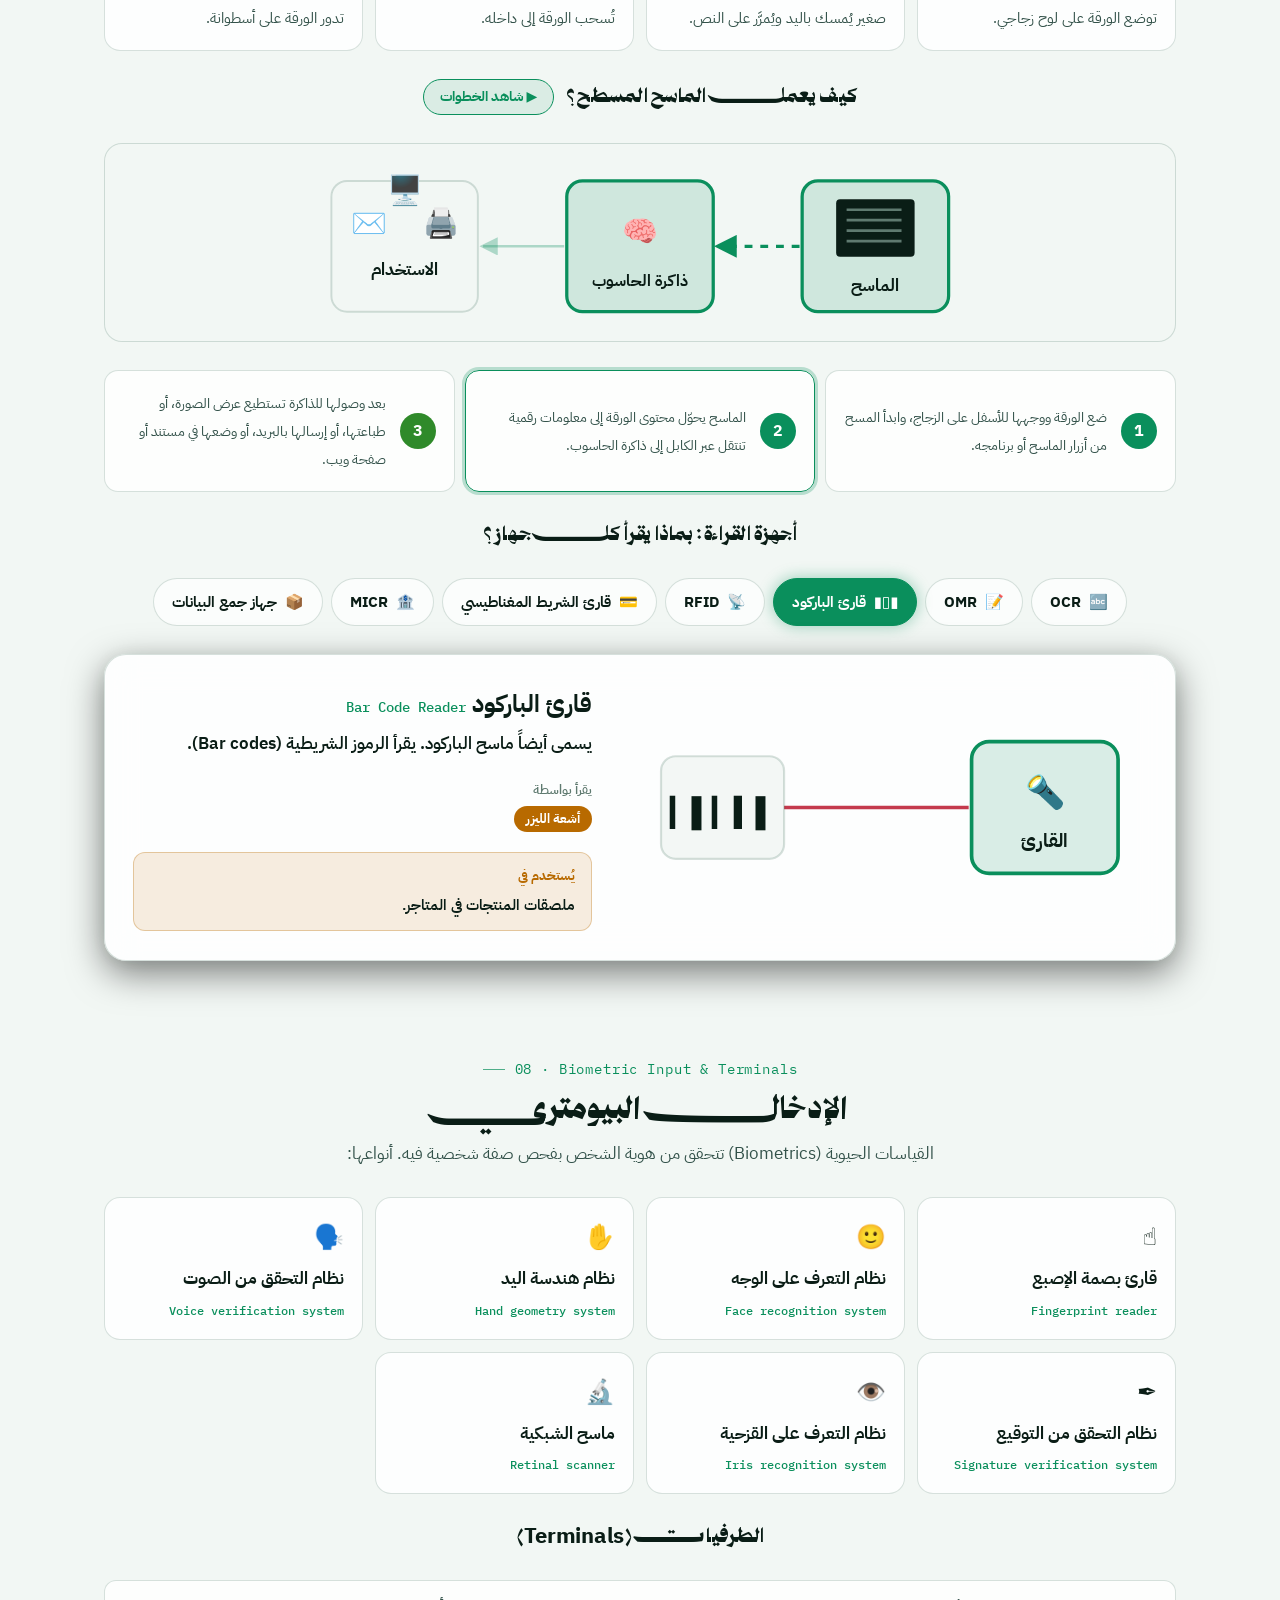
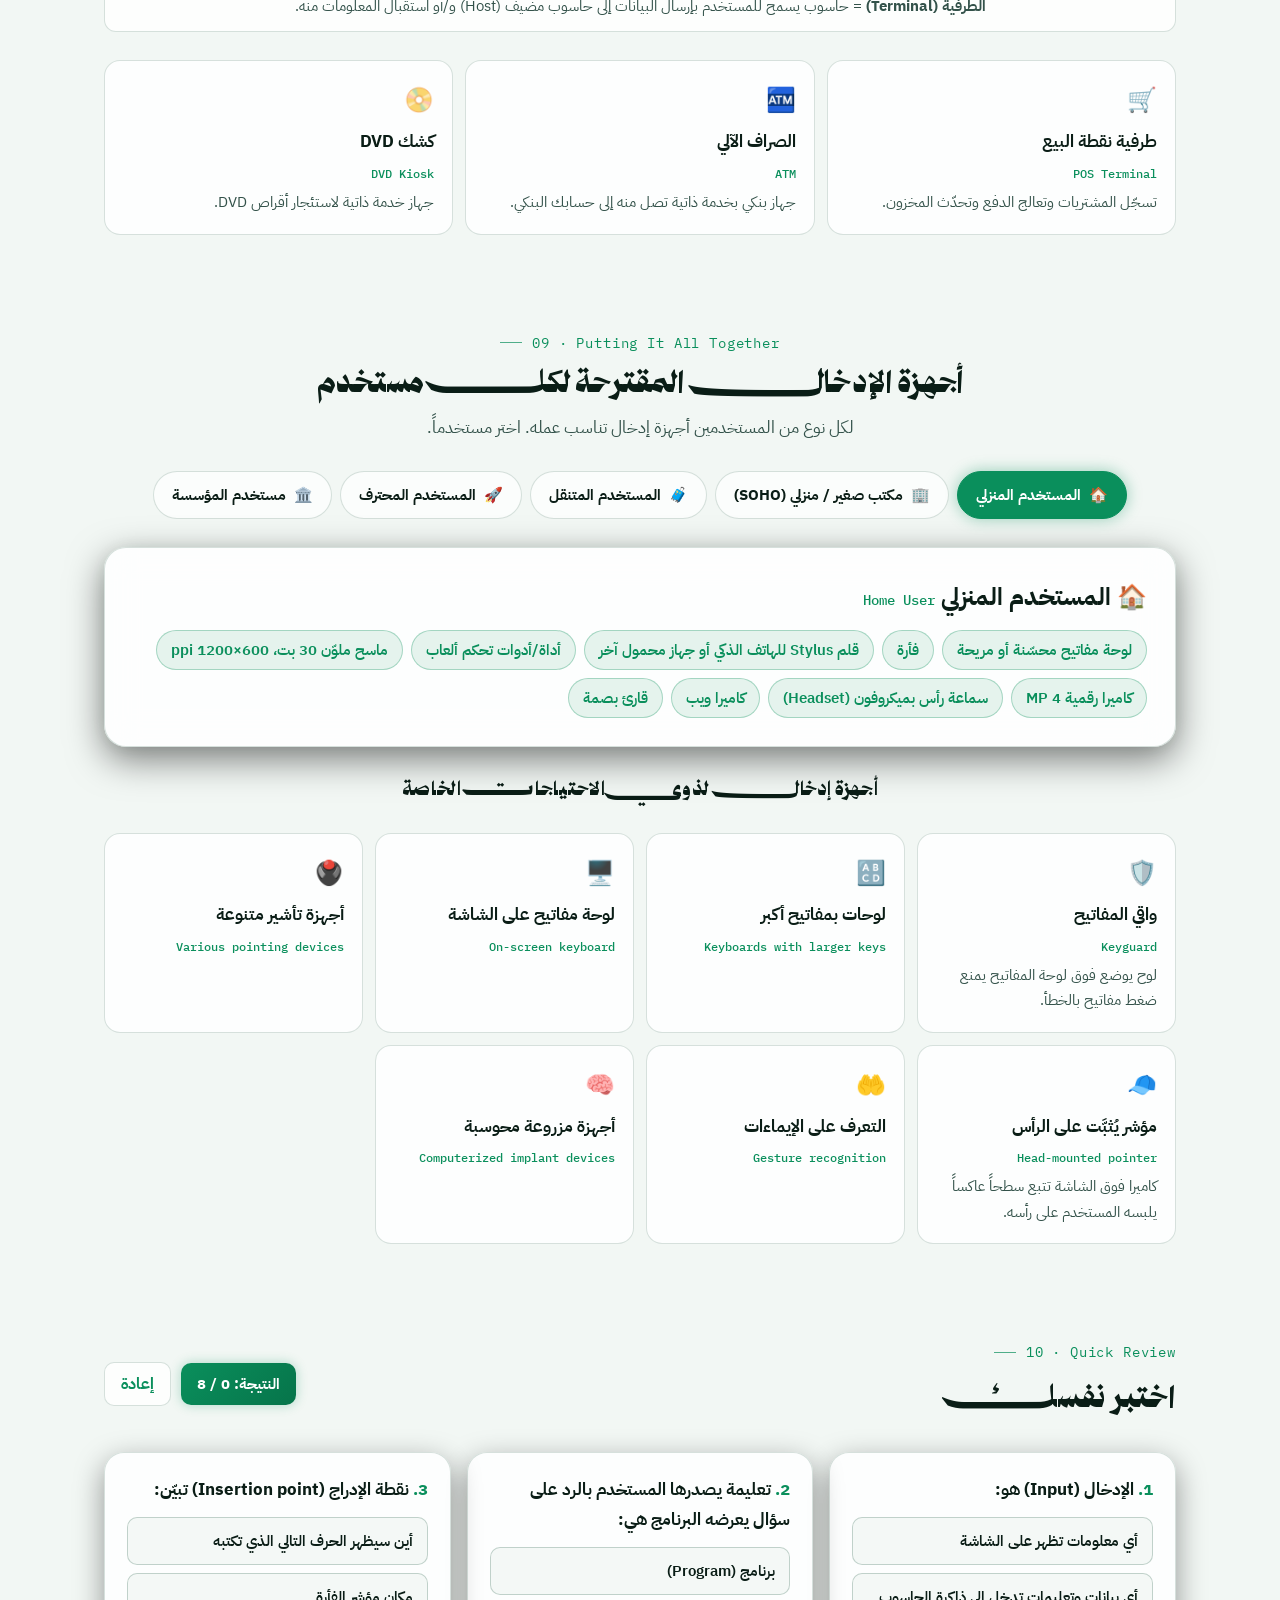
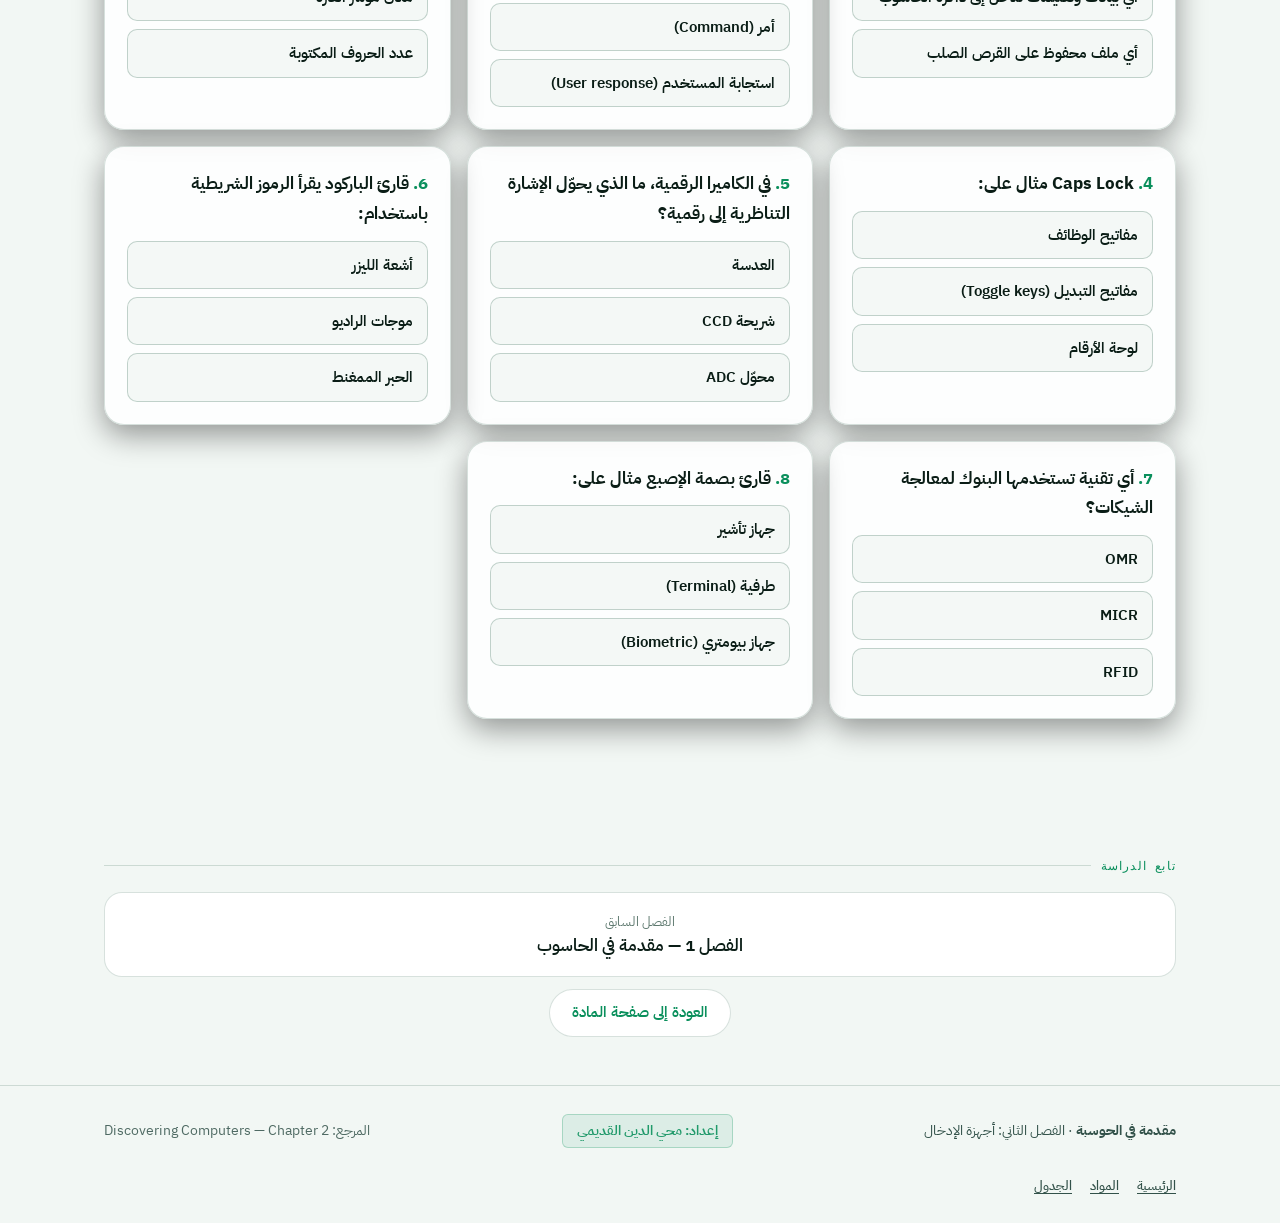
<file: courses/intro-computing/chapter-2.html>
<!DOCTYPE html>
<html lang="ar" dir="rtl">
<head>
<meta charset="utf-8">
<meta name="viewport" content="width=device-width, initial-scale=1">
<title>مقدمة في الحوسبة — الفصل الثاني: أجهزة الإدخال</title>
<link rel="stylesheet" href="../../assets/css/fonts.css?v=14">
<style>
/* =====================================================================
   CompuBasics — ثنائي اللغة (عربي / English)
   مبدأ الحركة: كل حركة إمّا (1) تمثّل عملية حقيقية في الحاسوب (انتقال بيانات، معالجة، حفظ)
   أو (2) استجابة مباشرة لتفاعل الطالب. لا توجد حركات زخرفية.
   الرسومات تنعكس مع اتجاه اللغة: العربية من اليمين لليسار، والإنجليزية من اليسار لليمين.
   ===================================================================== */
:root{--header-h:64px}
*{box-sizing:border-box}
html{scroll-behavior:smooth;scroll-padding-top:calc(var(--header-h) + 12px)}
body{margin:0;background:var(--bg);color:var(--text);font-family:var(--font);line-height:1.7;-webkit-font-smoothing:antialiased;overflow-x:hidden}
a{color:inherit;text-decoration:none}
button{font:inherit;color:inherit}
p{margin:0}
.mono{font-family:var(--mono);font-weight:500}
.ltr{direction:ltr;unicode-bidi:isolate}
/* التسمية الثانوية باللغة الأخرى: إنجليزية بخط Mono في الوضع العربي، وعربية بخط Cairo في الوضع الإنجليزي */
html[lang=ar] .alt{font-family:var(--mono);font-weight:500}
html[lang=en] .alt{font-family:var(--font);font-weight:600}

/* ---------- Header ---------- */
.site-header{position:sticky;top:0;z-index:20;background:rgb(var(--s0) / 0.94);backdrop-filter:blur(16px);-webkit-backdrop-filter:blur(16px);color:var(--text);border-bottom:1px solid rgb(var(--acc) / 0.2);box-shadow:0 4px 20px rgba(0,0,0,.5)}
.header-container{max-width:1280px;margin:0 auto;padding:10px 24px;display:flex;align-items:center;gap:14px;min-height:var(--header-h)}
.brand{display:flex;align-items:center;gap:10px;flex:none}
.brand-logo{width:32px;height:32px;border-radius:8px;background:linear-gradient(135deg,var(--blue),var(--em2));display:grid;place-items:center;font-weight:800;color:var(--em-ink);font-size:16px;box-shadow:0 0 12px rgb(var(--acc) / 0.4)}
.brand-name{font-weight:800;font-size:18px;letter-spacing:.2px;color:var(--text)}
.brand-sub{font-size:14px;color:rgb(var(--ink) / 0.75)}
.header-instructor{font-size:12px;opacity:.9;background:rgb(var(--acc) / .15);border:1px solid rgb(var(--acc) / .3);color:var(--blue);padding:2px 10px;border-radius:6px;margin-inline-start:4px}
.header-nav{flex:1 1 auto;min-width:0;display:flex;justify-content:flex-end;gap:2px;font-size:14px;font-weight:600;align-items:center;overflow-x:auto;scrollbar-width:none}
.header-nav::-webkit-scrollbar{display:none}
.header-nav a{padding:5px 12px;border-radius:999px;white-space:nowrap;color:rgb(var(--ink) / .82);transition:background .2s,color .2s}
.header-nav a:hover{color:var(--blue);background:rgb(var(--acc) / .12)}
.header-nav a.active{color:var(--blue);background:rgb(var(--acc) / .18);border:1px solid rgb(var(--acc) / .3)}
.header-nav a.nav-quiz{color:var(--orange);background:rgb(var(--amb) / .15);padding:5px 14px;border:1px solid rgb(var(--amb) / .3)}
.header-nav a.nav-quiz.active{background:var(--orange);color:var(--em-ink)}
.lang-switch{flex:none;display:inline-flex;background:rgb(var(--ink) / .08);border:1px solid rgb(var(--acc) / .22);border-radius:999px;padding:3px;gap:2px}
.lang-switch button{cursor:pointer;border:0;background:transparent;color:rgb(var(--ink) / .85);font-weight:700;font-size:13px;line-height:1.5;padding:4px 12px;border-radius:999px;transition:background .2s,color .2s}
.lang-switch button:hover{color:var(--blue);background:rgb(var(--acc) / .1)}
.lang-switch button[aria-pressed=true]{background:var(--blue);color:var(--em-ink)}
.read-progress{height:3px;background:rgb(var(--ink) / .08)}
.read-progress span{display:block;height:100%;width:0;background:linear-gradient(90deg,var(--blue),var(--orange))}

/* ---------- Hero ---------- */
.hero-section{background:var(--navy);color:var(--text);padding:56px 24px 72px}
.hero-container{max-width:1120px;margin:0 auto;display:grid;grid-template-columns:repeat(auto-fit,minmax(min(100%,420px),1fr));gap:48px;align-items:center}
.hero-text-block{display:flex;flex-direction:column;gap:18px;align-items:center;text-align:center}
.hero-badges{display:flex;gap:10px;flex-wrap:wrap;align-items:center;justify-content:center}
.hero-badge{font-size:13px;font-weight:700;background:rgb(var(--ink) / .1);padding:4px 14px;border-radius:999px}
.hero-instructor{font-size:13px;font-weight:700;background:var(--orange);color:var(--navy);padding:4px 14px;border-radius:999px}
.hero-section h1{margin:0;font-size:clamp(32px,5vw,52px);line-height:1.25;font-weight:800;text-wrap:pretty;text-align:center}
.hero-lead{font-size:18px;opacity:.85;max-width:520px;text-wrap:pretty;text-align:center;margin-left:auto;margin-right:auto}
.hero-buttons{display:flex;gap:12px;flex-wrap:wrap;margin-top:6px;justify-content:center}
.btn{display:inline-block;font-weight:700;padding:12px 24px;border-radius:10px;transition:transform .15s,box-shadow .15s,background .2s}
.btn-primary{background:var(--orange);color:var(--navy);box-shadow:0 4px 12px rgb(var(--amb) / .3)}
.btn-primary:hover{transform:translateY(-1px);box-shadow:0 6px 16px rgb(var(--amb) / .4)}
.btn-ghost{border:1.5px solid rgb(var(--ink) / .4);color:var(--text);font-weight:600}
.btn-ghost:hover{background:rgb(var(--ink) / .08)}

.sim-card{background:rgb(var(--ink) / .05);border:1.5px solid rgb(var(--ink) / .14);border-radius:24px;padding:24px;display:flex;flex-direction:column;gap:18px;box-shadow:0 16px 40px -10px rgba(0,0,0,.3)}
.sim-panel{background:rgb(var(--s0) / .7);border-radius:16px;padding:14px 14px 12px;border:1px solid rgb(var(--amb) / .3)}
.sim-head{display:flex;justify-content:space-between;align-items:center;gap:10px;font-size:13px;margin-bottom:6px;flex-wrap:wrap}
.sim-title{font-weight:800;color:var(--orange);display:flex;align-items:center;gap:8px}
.live-dot{position:relative;display:inline-block;width:8px;height:8px;border-radius:50%;background:#7C8BA0;flex:none}
.live-dot.on{background:var(--green)}
.live-dot.on::after{content:"";position:absolute;inset:-4px;border-radius:50%;border:2px solid var(--green);animation:livePing 1.6s ease-out infinite}
@keyframes livePing{from{transform:scale(.6);opacity:.9}to{transform:scale(1.6);opacity:0}}
.auto-toggle{cursor:pointer;font-size:12px;font-weight:700;color:var(--text);background:rgb(var(--ink) / .08);border:1px solid rgb(var(--ink) / .2);border-radius:999px;padding:3px 12px;transition:background .2s}
.auto-toggle:hover{background:rgb(var(--ink) / .16)}

.legend{display:flex;gap:16px;justify-content:center;flex-wrap:wrap;font-size:12px;margin-top:4px}
.legend span{display:inline-flex;align-items:center;gap:6px}
.lg-data{display:inline-flex;gap:2px}
.lg-data i{width:6px;height:6px;border-radius:1.5px;background:var(--data)}
.lg-info{width:10px;height:13px;border-radius:2px;background:var(--info)}
.hero-section .legend{color:var(--text2)}
.hero-section .lg-data i{background:#A0AEC0}

.hero-cards{display:grid;grid-template-columns:repeat(auto-fit,minmax(min(100%,160px),1fr));gap:12px}
.hc{position:relative;overflow:hidden;text-align:start;cursor:pointer;border-radius:14px;padding:14px 16px;border:1.5px solid rgb(var(--ink) / .15);background:rgb(var(--ink) / .04);color:var(--text);display:flex;flex-direction:column;gap:2px;transition:background .3s,border-color .3s,color .3s}
.hc:hover{border-color:rgb(var(--amb) / .6)}
.hc.on{background:var(--orange);border-color:var(--orange);color:var(--navy)}
.hc-top{display:flex;justify-content:space-between;align-items:center;gap:6px}
.hc-top .alt{font-size:12px;opacity:.8}
.hc-icon{font-size:22px}
.hc-name{font-size:22px;font-weight:800}
.hc-chef{font-size:13px;opacity:.85}
.sim-analogy{font-size:14px;opacity:.9;text-wrap:pretty;text-align:center;background:rgb(var(--ink) / .06);padding:10px 16px;border-radius:12px;border:1px solid rgb(var(--ink) / .1)}

/* شريط التقدم التلقائي: يوضح متى ينتقل العرض إلى المرحلة التالية */
.autobar{position:absolute;bottom:0;inset-inline-start:0;height:3px;width:0;background:currentColor;opacity:.45}
.autobar.run{animation:autobar var(--step-ms,3500ms) linear forwards}
@keyframes autobar{from{width:0}to{width:100%}}

/* ---------- Sections ---------- */
.main-container{max-width:1120px;margin:0 auto;padding:0 24px}
.section{padding:72px 0 24px;display:flex;flex-direction:column;gap:28px}
.section-header{display:flex;flex-direction:column;gap:6px;text-align:center;align-items:center}
.section-subtitle{font-size:14px;font-weight:700;color:var(--blue);font-family:var(--mono)}
html[lang=en] .section-subtitle{font-family:var(--font)}
.section-title{margin:0;font-size:clamp(26px,3.6vw,34px);font-weight:800;line-height:1.35;color:var(--text);text-wrap:balance}
.section-desc{font-size:17px;color:var(--text2);max-width:760px;text-wrap:pretty}
.sub-title{margin:0;font-size:24px;font-weight:800;text-align:center;color:var(--text)}
.sub-title small{font-size:15px;color:var(--blue);font-weight:600}
.card{background:rgb(var(--s1) / 0.85);backdrop-filter:blur(16px);-webkit-backdrop-filter:blur(16px);border:1px solid var(--line);border-radius:20px;padding:28px;color:var(--text);box-shadow:0 12px 36px rgba(0,0,0,0.5),0 0 20px rgb(var(--acc) / 0.06)}
.kv{display:flex;flex-direction:column;gap:4px}
.kv .k{font-size:13px;color:var(--muted);font-weight:600}
.kv.example{background:rgb(var(--amb) / 0.12);border:1px solid rgb(var(--amb) / 0.3);border-radius:12px;padding:12px 16px}
.kv.example .k{color:var(--orange);font-weight:700}
.swap{animation:swapIn .35s ease}
@keyframes swapIn{from{opacity:0;transform:translateY(6px)}to{opacity:1;transform:none}}

/* Cycle pills */
.pills{display:flex;gap:8px;flex-wrap:wrap;align-items:center;justify-content:center}
.pill{position:relative;overflow:hidden;cursor:pointer;display:flex;align-items:center;gap:8px;padding:10px 18px;border-radius:999px;border:1.5px solid var(--line);background:rgb(var(--s1) / 0.7);color:var(--text);font-weight:700;font-size:15px;transition:all .25s}
.pill:hover{border-color:var(--blue)}
.pill.on{background:var(--blue);color:var(--em-ink);border-color:var(--blue);box-shadow:0 0 15px rgb(var(--acc) / 0.4)}
.pill .alt{font-size:12px;opacity:.75}
.stage-detail{display:grid;grid-template-columns:minmax(0,1.15fr) minmax(0,1fr);gap:28px;align-items:center}
.stage-info{display:flex;flex-direction:column;gap:16px}
.stage-name{font-size:26px;font-weight:800;color:var(--text)}
.stage-name .alt{font-size:15px;color:var(--blue)}
.stage-what{font-size:18px;font-weight:600;color:var(--text)}
.stage-ex{font-size:17px;font-weight:600;color:var(--orange)}

/* Cycle diagram (SVG) */
.cycle-diagram svg{display:block;width:100%;height:auto;overflow:visible}
.cyc{--n-fill:rgb(var(--s1) / 0.9);--n-stroke:rgb(var(--acc) / 0.3);--n-text:var(--text);--n-muted:var(--muted);--n-on:rgb(var(--amb) / 0.25);--l:rgb(var(--acc) / 0.35);--pk-data:var(--data)}
[data-theme=dark] .cyc{--n-fill:rgb(var(--s0) / 0.95);--n-stroke:rgb(var(--acc) / 0.4);--n-text:var(--text);--n-muted:var(--muted);--n-on:rgb(var(--amb) / 0.3);--l:rgb(var(--acc) / 0.4);--pk-data:var(--blue)}
.cyc .node rect{fill:var(--n-fill);stroke:var(--n-stroke);stroke-width:1.5;transition:fill .35s,stroke .35s}
.cyc .node.on rect{fill:var(--n-on);stroke:var(--orange);stroke-width:2.5}
.cyc text{text-anchor:middle}
.cyc .t-ico{font-size:21px}
.cyc .t-main{fill:var(--n-text);font-weight:800;font-size:13px}
.cyc .t-alt{fill:var(--n-muted);font-size:9.5px}
html[lang=ar] .t-alt{font-family:var(--mono);font-weight:500}
html[lang=en] .t-alt{font-family:var(--font);font-weight:600;font-size:10.5px}
.cyc .link{stroke:var(--l);stroke-width:2;fill:none;transition:stroke .35s}
.cyc .link.on{stroke:var(--orange);stroke-width:2.5}
.cyc .ah{fill:var(--l)}
.cyc .ah-on{fill:var(--orange)}
.cyc .pk-data rect{fill:var(--pk-data)}
.cyc .pk-info rect.doc{fill:var(--info)}
.cyc .pk-info line{stroke:var(--text);stroke-width:1.4;stroke-linecap:round}

/* Data vs information */
.data-info{position:relative}
.data-info-grid{display:grid;grid-template-columns:minmax(0,1fr) auto minmax(0,1fr);gap:16px;align-items:stretch}
.di-card{background:rgb(var(--s1) / 0.8);border-radius:18px;padding:24px;display:flex;flex-direction:column;gap:10px;text-align:center;align-items:center;border:1.5px solid var(--line);transition:box-shadow .3s}
.di-data{border:1.5px dashed rgb(var(--acc) / 0.4)}
.di-info{border:1.5px solid var(--green)}
.di-emoji{font-size:24px}
.di-label{font-size:13px;font-weight:700;color:var(--muted)}
.di-info .di-label{color:var(--green-deep)}
.di-text{font-size:16px;color:var(--text)}
.di-sample{font-family:var(--mono);font-weight:500;font-size:18px;background:rgb(var(--s0) / 0.85);color:var(--blue);border-radius:8px;padding:6px 16px;direction:ltr;border:1px solid var(--line);transition:box-shadow .3s}
.di-result{font-size:18px;font-weight:700;background:var(--green-bg);color:var(--green);border:1px solid rgba(0,230,118,0.4);border-radius:8px;padding:6px 16px;transition:box-shadow .3s}
.di-note{font-size:14px;color:var(--muted)}
.di-sample.hl{box-shadow:0 0 0 3px rgb(var(--acc) / 0.45)}
.di-result.hl{box-shadow:0 0 0 3px rgba(0,230,118,0.45)}
.data-info-arrow{display:flex;flex-direction:column;align-items:center;justify-content:center;gap:6px;color:var(--blue);font-weight:700;font-size:14px;min-width:80px}
.gear{display:inline-block;font-size:32px;line-height:1}
.data-info-arrow-icon{font-size:24px;line-height:1;display:inline-block}
.tok{position:absolute;top:0;left:0;pointer-events:none;opacity:0;z-index:2}
.tok-data{display:flex;gap:3px}
.tok-data i{width:9px;height:9px;border-radius:2px;background:var(--data)}
.tok-info{width:16px;height:20px;border-radius:3px;background:var(--info);box-shadow:0 2px 6px rgba(0,230,118,0.5)}
.plain-note{font-size:15px;color:var(--text2);text-align:center;background:rgb(var(--s1) / 0.8);padding:12px 18px;border-radius:12px;border:1px solid var(--line)}

/* ---------- Components ---------- */
.components-grid{display:grid;grid-template-columns:repeat(auto-fit,minmax(min(100%,180px),1fr));gap:12px}
.cb{cursor:pointer;text-align:center;border-radius:16px;padding:18px;border:1.5px solid var(--line);background:rgb(var(--s1) / 0.75);color:var(--text);display:flex;flex-direction:column;align-items:center;justify-content:center;gap:6px;transition:all .25s}
.cb:hover{border-color:var(--blue)}
.cb.on{background:linear-gradient(135deg,rgb(var(--acc) / 0.25),rgb(var(--acc) / 0.05));border-color:var(--blue);color:var(--text);box-shadow:0 0 20px rgb(var(--acc) / 0.3)}
.cb-ico{font-size:26px;margin-bottom:2px}
.cb .alt{font-size:12px;opacity:.75}
.cb-name{font-size:19px;font-weight:800;line-height:1.4}
.cb-fac{font-size:13px;opacity:.85;color:var(--muted)}
.comp-detail{display:grid;grid-template-columns:minmax(0,1.25fr) minmax(0,1fr);gap:28px;align-items:center}
.comp-info{display:flex;flex-direction:column;gap:20px}
.comp-func{font-size:22px;font-weight:800;color:var(--text)}
.comp-fac{font-size:15px;color:var(--text2)}
.chips{display:flex;flex-wrap:wrap;gap:8px}
.chip{background:var(--chip);color:var(--blue);border:1px solid rgb(var(--acc) / 0.3);font-weight:600;font-size:15px;padding:6px 14px;border-radius:999px}
.comp-svg svg{display:block;width:100%;height:auto}
.cmp .box{fill:rgb(var(--s0) / 0.85);stroke:var(--line);stroke-width:1.5;transition:fill .35s,stroke .35s}
.cmp .n.on .box{fill:rgb(var(--acc) / 0.15);stroke:var(--blue);stroke-width:2.5}
.cmp .n.dim{opacity:.55}
.cmp .n{transition:opacity .35s}
.cmp .other .box{stroke-dasharray:5 4}
.cmp text{text-anchor:middle}
.cmp .t-main{fill:var(--text);font-weight:800;font-size:13px}
.cmp .t-sm{fill:var(--text);font-weight:700;font-size:12px}
.cmp .t-ico{font-size:20px}
.cmp .inner{fill:rgb(var(--s1) / 0.9);stroke:var(--line2);stroke-width:1.2;transition:fill .35s,stroke .35s}
.cmp .n.on .inner{fill:rgb(var(--acc) / 0.2);stroke:var(--blue2)}
.cmp .ln{stroke:rgb(var(--acc) / 0.3);stroke-width:2;fill:none;transition:stroke .35s}
.cmp .ln.on{stroke:var(--blue);stroke-width:2.5;stroke-dasharray:6 6;animation:flow .9s linear infinite}
.cmp .ah{fill:rgb(var(--acc) / 0.3)}
.cmp .ah-on{fill:var(--blue)}
@keyframes flow{from{stroke-dashoffset:12}to{stroke-dashoffset:0}}

/* ---------- Software ---------- */
.sw-grid{display:grid;grid-template-columns:repeat(auto-fit,minmax(min(100%,300px),1fr));gap:16px}
.sw-card{border-radius:18px;padding:28px;display:flex;flex-direction:column;gap:10px;text-align:center;align-items:center;background:rgb(var(--s1) / 0.85);border:1.5px solid var(--line);color:var(--text)}
.sw-sys{background:rgb(var(--s0) / 0.95);border-color:var(--blue);box-shadow:0 0 20px rgb(var(--acc) / 0.15)}
.sw-app{background:rgb(var(--s1) / 0.85);border:1.5px solid var(--line2)}
.sw-ico{font-size:28px}
.sw-card .alt{font-size:13px}
.sw-sys .alt{color:var(--blue)}
.sw-app .alt{color:var(--muted)}
.sw-name{font-size:24px;font-weight:800;color:var(--text)}
.sw-role{font-size:17px}
.sw-sys .sw-role{color:var(--text2)}
.sw-app .sw-role{color:var(--text2)}
.sw-tags{display:flex;gap:8px;flex-wrap:wrap;justify-content:center;margin-top:6px}
.sw-sys .sw-tags span{background:rgb(var(--acc) / .15);border:1px solid rgb(var(--acc) / .3);color:var(--blue);padding:4px 12px;border-radius:999px;font-size:14px}
.sw-app .sw-tags span{background:var(--chip);padding:4px 12px;border-radius:999px;font-size:14px;color:var(--text);border:1px solid var(--line);font-weight:600}
.run-head{display:flex;align-items:center;justify-content:center;gap:12px;flex-wrap:wrap}
.play-btn{cursor:pointer;font-size:14px;font-weight:700;border:1.5px solid var(--blue);background:rgb(var(--acc) / 0.1);color:var(--blue);border-radius:999px;padding:5px 16px;transition:all .2s}
.play-btn:hover{background:var(--blue);color:var(--em-ink)}
.run-steps{display:grid;grid-template-columns:repeat(auto-fit,minmax(min(100%,220px),1fr));gap:12px}
.rs{cursor:pointer;text-align:start;background:rgb(var(--s1) / 0.8);border:1.5px solid var(--line);border-radius:14px;padding:18px;display:flex;gap:14px;align-items:center;color:var(--text);transition:all .25s}
.rs:hover{border-color:var(--blue)}
.rs.on{border-color:var(--blue);box-shadow:0 0 0 3px rgb(var(--acc) / .25)}
.rs-num{flex:none;width:36px;height:36px;border-radius:50%;background:var(--blue);color:var(--em-ink);display:grid;place-items:center;font-weight:800;font-size:16px}
.rs-num.g{background:var(--green)}
.rs strong{font-size:17px;color:var(--text)}
.rs .d{color:var(--text2);font-size:14px}
.run-svg{background:rgb(var(--s0) / 0.9);border:1px solid var(--line);border-radius:18px;padding:16px 12px 8px}
.run-svg svg{display:block;width:100%;max-width:680px;height:auto;margin:0 auto}
.prg .box{fill:rgb(var(--s1) / 0.9);stroke:var(--line2);stroke-width:1.5;transition:fill .35s,stroke .35s}
.prg .n.on .box{fill:rgb(var(--acc) / 0.15);stroke:var(--blue2);stroke-width:2.5}
.prg text{text-anchor:middle}
.prg .t-main{fill:var(--text);font-weight:800;font-size:13px}
.prg .ico{fill:none;stroke:var(--blue);stroke-width:2}
.prg .ico-f{fill:var(--blue)}
.prg .ln{stroke:rgb(var(--acc) / 0.3);stroke-width:2;fill:none;transition:stroke .35s}
.prg .ln.on{stroke:var(--blue2);stroke-width:2.5}
.prg .ah{fill:rgb(var(--acc) / 0.3)}
.prg .ah-on{fill:var(--blue2)}
.prg .badge rect{fill:var(--blue2)}
.prg .badge line{stroke:var(--em-ink);stroke-width:1.3;stroke-linecap:round}
.prg .badge{transition:opacity .3s}
.prg .win{transition:opacity .35s}
.prog-box{background:rgb(var(--amb) / 0.12);border:1px solid rgb(var(--amb) / 0.3);border-radius:18px;padding:24px 28px;display:flex;flex-direction:column;gap:6px;text-align:center;color:var(--text)}
.prog-box .k{font-size:13px;color:var(--orange);font-weight:700}
.prog-box p{font-size:17px}
.prog-box p.ex{font-size:15px;color:var(--text2)}

/* ---------- Categories ---------- */
.cat-scroll{overflow-x:auto;padding-bottom:6px}
.cat-grid{display:grid;grid-template-columns:repeat(7,minmax(0,1fr)) minmax(0,1.15fr);column-gap:8px;row-gap:6px;align-items:end;min-width:900px}
.kb{grid-row:1;cursor:pointer;display:flex;flex-direction:column;justify-content:flex-end;align-items:center;gap:4px;text-align:center;border-radius:12px;padding:12px 8px;border:1.5px solid var(--line);background:rgb(var(--s1) / 0.8);color:var(--text);transition:all .25s}
.kb:hover{border-color:var(--blue)}
.kb.emb{background:rgb(var(--amb) / 0.12);border-color:rgb(var(--amb) / 0.3)}
.kb.on{background:var(--blue);color:var(--em-ink);border-color:var(--blue);box-shadow:0 0 15px rgb(var(--acc) / 0.4)}
.kb-ico{font-size:22px;margin-bottom:2px}
.kb-short{font-size:14px;font-weight:800;line-height:1.35;hyphens:auto;overflow-wrap:anywhere}
html[lang=en] .kb-short{font-size:13px}
.kb.emb{grid-column:8;margin-inline-start:14px}
.cat-sep{grid-column:8;grid-row:1 / span 3;align-self:stretch;border-inline-start:2px dashed var(--line2);margin-inline-start:2px;pointer-events:none}
.cat-bracket{grid-column:1 / span 2;grid-row:2;display:flex;flex-direction:column;align-items:center;gap:2px}
.cat-bracket i{display:block;width:calc(100% - 16px);height:9px;border:2px solid var(--line2);border-top:0;border-radius:0 0 8px 8px}
.cat-bracket span{font-size:12px;font-weight:700;color:var(--muted);text-align:center;line-height:1.4}
.cat-axis{grid-column:1 / span 7;grid-row:3;height:22px;display:flex;align-items:center;gap:10px;font-size:13px;font-weight:700;color:var(--muted)}
.axis-line{flex:1;height:2px;background:var(--line2);position:relative}
.axis-line::after{content:"";position:absolute;top:50%;transform:translateY(-50%);border:6px solid transparent}
[dir=rtl] .axis-line::after{left:-2px;border-right:9px solid var(--line2);border-left:0}
[dir=ltr] .axis-line::after{right:-2px;border-left:9px solid var(--line2);border-right:0}
.cat-detail{display:flex;flex-direction:column;gap:20px}
.cat-top{display:grid;grid-template-columns:repeat(auto-fit,minmax(min(100%,260px),1fr));gap:24px}
.cat-name{font-size:24px;font-weight:800;color:var(--text)}
.cat-alt{font-size:13px;color:var(--blue)}
.cat-desc{font-size:17px;font-weight:600;color:var(--text)}
.emb-box{border-top:1px solid var(--line);padding-top:20px;display:flex;flex-direction:column;gap:12px}
.emb-box[hidden]{display:none}
.emb-title{font-size:17px;font-weight:800;text-align:center;color:var(--text)}
.emb-grid{display:grid;grid-template-columns:repeat(auto-fit,minmax(min(100%,260px),1fr));gap:10px}
.emb-grid div{background:rgb(var(--s0) / 0.8);border:1px solid var(--line);border-radius:12px;padding:14px 16px;text-align:center}
.emb-grid span{font-size:14px;color:var(--text2)}

/* ---------- Information system ---------- */
.el-grid{display:grid;grid-template-columns:repeat(auto-fit,minmax(min(100%,140px),1fr));gap:10px}
.el{border-radius:14px;padding:16px 12px;border:1.5px solid var(--line);background:rgb(var(--s1) / 0.8);color:var(--muted);transition:all .35s;display:flex;flex-direction:column;align-items:center;justify-content:center;text-align:center;gap:4px}
.el.on{background:var(--green);color:var(--em-ink);border-color:var(--green);box-shadow:0 0 15px rgba(0,230,118,0.4)}
.el.pop{animation:pop .45s ease}
@keyframes pop{0%{transform:scale(1)}40%{transform:scale(1.06)}100%{transform:scale(1)}}
.el-ico{font-size:22px}
.el-name{font-size:19px;font-weight:800}
.el .alt{font-size:12px;opacity:.8}
.st-list{display:flex;flex-direction:column;gap:10px}
.st{cursor:pointer;text-align:start;display:flex;gap:14px;align-items:center;border-radius:14px;padding:14px 18px;border:1.5px solid var(--line);background:rgb(var(--s1) / 0.6);color:var(--text);font-size:16px;transition:all .25s}
.st:hover{border-color:var(--green)}
.st.on{background:rgb(var(--s1) / 0.95);border-color:var(--green)}
.st-num{flex:none;width:32px;height:32px;border-radius:50%;background:var(--line);color:var(--text);display:grid;place-items:center;font-weight:800;font-size:15px;transition:all .25s}
.st.on .st-num{background:var(--green);color:var(--em-ink)}
.st-text{font-weight:600}

/* ---------- Pros & cons ---------- */
.pc-grid{display:grid;grid-template-columns:repeat(auto-fit,minmax(min(100%,300px),1fr));gap:16px}
.pc{background:rgb(var(--s1) / 0.85);border-radius:18px;padding:24px;display:flex;flex-direction:column;gap:14px;border:1px solid var(--line)}
.pc-pro{border-top:5px solid var(--green)}
.pc-con{border-top:5px solid var(--red)}
.pc-title{font-size:20px;font-weight:800;text-align:center}
.pc-pro .pc-title{color:var(--green)}
.pc-con .pc-title{color:var(--red)}
.pc-list{display:flex;flex-direction:column;gap:12px}
.pc-item{display:flex;gap:10px;align-items:flex-start}
.pc-item>span{font-size:20px}
.pc-item .d{color:var(--text2)}
.green-box{background:var(--green-bg);border-radius:18px;padding:24px 28px;display:flex;flex-direction:column;gap:8px;text-align:center;border:1px solid var(--green)}
.green-box .ico{font-size:28px}
.green-box .t{font-size:18px;font-weight:800;color:var(--green)}
.green-box .d{font-size:16px;color:var(--text)}

/* ---------- Quiz ---------- */
.quiz-header{display:flex;justify-content:space-between;align-items:center;gap:16px;flex-wrap:wrap}
.quiz-head-text{display:flex;flex-direction:column;gap:4px}
.quiz-head-text .section-subtitle{align-self:flex-start}
.quiz-header h2{margin:0;font-size:34px;font-weight:800;color:var(--text)}
.score{background:linear-gradient(135deg,var(--blue),var(--em2));color:var(--em-ink);font-weight:800;padding:8px 16px;border-radius:10px;font-size:15px;display:inline-block;box-shadow:0 0 12px rgb(var(--acc) / 0.3)}
.score.bump{animation:pop .4s ease}
.reset{cursor:pointer;border:1.5px solid var(--line);background:rgb(var(--s1) / 0.8);color:var(--blue);font-weight:700;padding:7px 16px;border-radius:10px;transition:all .2s}
.reset:hover{border-color:var(--blue);background:rgb(var(--acc) / 0.1)}
.quiz-grid{display:grid;grid-template-columns:repeat(auto-fit,minmax(min(100%,340px),1fr));gap:16px}
.qc{background:rgb(var(--s1) / 0.85);border:1px solid var(--line);border-radius:20px;padding:22px;display:flex;flex-direction:column;gap:12px;box-shadow:0 10px 30px rgba(0,0,0,.4)}
.qc-text{font-size:17px;font-weight:700;color:var(--text)}
.qc-text b{color:var(--blue)}
.qc-opts{display:flex;flex-direction:column;gap:8px}
.opt{cursor:pointer;text-align:start;border-radius:10px;padding:10px 14px;border:1.5px solid var(--line2);background:rgb(var(--s0) / 0.8);color:var(--text);font-size:15px;font-weight:600;transition:all .25s;display:flex;justify-content:space-between;align-items:center;gap:8px}
.opt:hover:not([disabled]){border-color:var(--blue)}
.opt[disabled]{cursor:default}
.opt.ok{background:var(--green-bg);border-color:var(--green);color:var(--green)}
.opt.bad{background:var(--red-bg);border-color:var(--red);color:var(--red)}
.opt.shake{animation:shake .4s ease}
@keyframes shake{0%,100%{transform:translateX(0)}25%{transform:translateX(-5px)}75%{transform:translateX(5px)}}
.opt .mk{font-weight:800}
.opt.ok .mk{color:var(--green)}
.opt.bad .mk{color:var(--red)}
.qc-fb{font-size:14px;font-weight:700}

/* ---------- Footer ---------- */
.site-footer{background:rgb(var(--s0) / 0.95);color:var(--text);border-top:1px solid rgb(var(--acc) / 0.2)}
.footer-container{max-width:1120px;margin:0 auto;padding:28px 24px;display:flex;justify-content:space-between;align-items:center;gap:16px;flex-wrap:wrap;font-size:14px}
.footer-prep{opacity:.9;background:rgb(var(--acc) / .12);border:1px solid rgb(var(--acc) / .25);color:var(--blue);padding:4px 14px;border-radius:6px;font-weight:600}

:focus-visible{outline:3px solid var(--blue);outline-offset:2px}

/* ---------- Responsive ---------- */
@media (max-width:1379px){.header-instructor{display:none}}
@media (max-width:1180px){.brand-sub{display:none}}
@media (max-width:1020px){
  .header-container{display:grid;grid-template-columns:1fr auto;grid-template-areas:"brand lang" "nav nav";row-gap:6px;padding:8px 16px}
  .brand{grid-area:brand}
  .lang-switch{grid-area:lang}
  .header-nav{grid-area:nav;justify-content:flex-start;margin:0 -16px;padding:0 12px}
  :root{--header-h:100px}
}
@media (max-width:900px){
  .stage-detail,.comp-detail{grid-template-columns:1fr}
}
@media (max-width:720px){
  .hero-section{padding:36px 16px 48px}
  .main-container{padding:0 16px}
  .sim-card{padding:14px;border-radius:18px}
  .card{padding:20px}
  .section{padding-top:56px}
  .data-info-grid{grid-template-columns:1fr}
  .data-info-arrow{flex-direction:row;padding:4px 0}
  [dir=rtl] .data-info-arrow-icon{transform:rotate(-90deg)}   /* ← يصبح ↓ */
  [dir=ltr] .data-info-arrow-icon{transform:rotate(90deg)}    /* → يصبح ↓ */
}
/* على الهاتف تُكبَّر نصوص الرسومات لأن الرسم يُصغَّر ليناسب العرض */
@media (max-width:560px){
  .cyc .t-main{font-size:16px} .cyc .t-alt{font-size:11px} .cyc .t-ico{font-size:24px}
  html[lang=en] .cyc .t-main{font-size:14px}
  .cmp .t-main{font-size:16px} .cmp .t-sm{font-size:15px} .cmp .t-ico{font-size:24px}
  html[lang=en] .cmp .t-main{font-size:14.5px}
  html[lang=en] .cmp .t-sm{font-size:13px}
  .prg .t-main{font-size:16px}
  html[lang=en] .prg .t-main{font-size:15px}
  .components-grid{grid-template-columns:repeat(2,minmax(0,1fr))}
  .cb{padding:14px 10px}
  .cb-name{font-size:17px}
}
@media (prefers-reduced-motion:reduce){
  html{scroll-behavior:auto}
  *,*::before,*::after{animation-duration:.01ms!important;animation-iteration-count:1!important;transition-duration:.01ms!important}
}

/* ---------- 3D PC Sequence Hero Section (Mobile-First) ---------- */
.pc-hero-section {
  position: relative;
  height: 300vh;
  background: #040807;
}
@media (max-width: 768px) {
  .pc-hero-section {
    height: 260vh;
  }
}

.pc-sticky-viewport {
  position: sticky;
  top: 0;
  left: 0;
  width: 100%;
  height: 100vh;
  height: 100dvh;
  overflow: hidden;
  display: flex;
  align-items: center;
  justify-content: center;
  background: #040807;
}

.pc-canvas {
  position: absolute;
  top: 0;
  left: 0;
  width: 100%;
  height: 100%;
  display: block;
  z-index: 1;
  pointer-events: none;
}

.pc-overlay-container {
  position: relative;
  z-index: 2;
  width: 100%;
  max-width: 1120px;
  height: 100%;
  margin: 0 auto;
  padding: 50px 20px 24px;
  display: flex;
  flex-direction: column;
  justify-content: space-between;
  align-items: center;
  pointer-events: none;
}

.pc-hero-content {
  pointer-events: auto;
  display: flex;
  flex-direction: column;
  align-items: center;
  text-align: center;
  gap: 10px;
  max-width: 680px;
  margin-top: 0;
  background: transparent;
  backdrop-filter: none;
  -webkit-backdrop-filter: none;
  padding: 6px 16px;
  border-radius: 0;
  border: none;
  box-shadow: none;
  will-change: opacity, transform;
  transition: opacity 0.3s ease, transform 0.3s ease;
}

.pc-hero-title {
  margin: 0;
  font-size: clamp(24px, 4.5vw, 42px);
  line-height: 1.25;
  font-weight: 900;
  color: var(--text);
  text-shadow: 0 4px 20px rgba(0, 0, 0, 0.95), 0 0 30px rgba(0, 210, 255, 0.5);
}

.pc-hero-lead {
  font-size: clamp(13px, 1.8vw, 15.5px);
  color: rgba(240, 246, 252, 0.92);
  max-width: 560px;
  line-height: 1.55;
  margin: 0;
  text-shadow: 0 2px 10px rgba(0, 0, 0, 0.95);
}

.pc-stage-hud {
  pointer-events: auto;
  background: rgba(11, 25, 44, 0.82);
  backdrop-filter: blur(16px);
  -webkit-backdrop-filter: blur(16px);
  border: 1px solid rgba(0, 210, 255, 0.3);
  border-radius: 18px;
  padding: 12px 20px;
  display: flex;
  flex-direction: column;
  gap: 8px;
  width: min(100%, 360px);
  box-shadow: 0 10px 30px rgba(0, 0, 0, 0.5), 0 0 20px rgba(0, 210, 255, 0.12);
  margin-bottom: 12px;
}

.pc-hud-badge {
  display: flex;
  align-items: center;
  gap: 8px;
  font-size: 13px;
  font-weight: 700;
  color: var(--blue);
}

.pc-hud-dot {
  width: 8px;
  height: 8px;
  border-radius: 50%;
  background: var(--blue);
  box-shadow: 0 0 10px var(--blue);
  animation: pulse-glow 1.8s infinite;
}

@keyframes pulse-glow {
  0%, 100% { transform: scale(1); opacity: 1; }
  50% { transform: scale(1.4); opacity: 0.6; }
}

.pc-hud-progress {
  height: 4px;
  background: rgba(255, 255, 255, 0.14);
  border-radius: 4px;
  overflow: hidden;
}

.pc-hud-bar {
  height: 100%;
  background: linear-gradient(90deg, var(--blue), var(--orange));
  border-radius: 4px;
  transition: width 0.1s ease-out;
}

.pc-hud-info {
  display: flex;
  justify-content: space-between;
  align-items: center;
  font-size: 12px;
  color: rgba(255, 255, 255, 0.8);
}

.pc-hud-sub {
  color: var(--orange);
  font-weight: 700;
}

.pc-scroll-hint {
  display: flex;
  flex-direction: column;
  align-items: center;
  gap: 6px;
  color: rgba(255, 255, 255, 0.8);
  font-size: 12px;
  font-weight: 600;
  margin-bottom: 6px;
  animation: float-bounce 2s infinite ease-in-out;
}

.mouse-icon {
  width: 20px;
  height: 32px;
  border: 2px solid rgba(255, 255, 255, 0.6);
  border-radius: 12px;
  position: relative;
}

.mouse-icon .wheel {
  width: 3px;
  height: 6px;
  background: var(--blue);
  border-radius: 2px;
  position: absolute;
  top: 6px;
  left: 50%;
  transform: translateX(-50%);
  animation: scroll-wheel 1.6s infinite ease-in-out;
}

@keyframes scroll-wheel {
  0% { opacity: 1; transform: translate(-50%, 0); }
  100% { opacity: 0; transform: translate(-50%, 12px); }
}

@keyframes float-bounce {
  0%, 100% { transform: translateY(0); }
  50% { transform: translateY(6px); }
}

.pc-loader {
  position: absolute;
  inset: 0;
  background: #060B13;
  z-index: 10;
  display: flex;
  flex-direction: column;
  align-items: center;
  justify-content: center;
  gap: 16px;
  transition: opacity 0.5s ease, visibility 0.5s ease;
}

.pc-loader.hidden {
  opacity: 0;
  visibility: hidden;
  pointer-events: none;
}

.pc-loader-spinner {
  width: 48px;
  height: 48px;
  border: 3px solid rgba(0, 210, 255, 0.18);
  border-top-color: var(--blue);
  border-radius: 50%;
  animation: spin 0.8s linear infinite;
}

@keyframes spin {
  to { transform: rotate(360deg); }
}

.pc-loader-text {
  color: rgba(255, 255, 255, 0.9);
  font-size: 14px;
  font-weight: 600;
  letter-spacing: 0.5px;
}

.sim-card-wrapper {
  margin-top: 10px;
  margin-bottom: 24px;
}

@media (max-width: 600px) {
  .pc-overlay-container {
    padding: 68px 14px 16px;
  }
  .pc-hero-content {
    padding: 16px 18px;
    border-radius: 18px;
    gap: 10px;
  }
  .pc-hero-lead {
    font-size: 13.5px;
  }
  .pc-stage-hud {
    padding: 10px 14px;
    border-radius: 14px;
    width: 100%;
  }
}

/* ---------- مبدّل الفصول (إضافة الفصل الثاني) ---------- */
.chap-switch{flex:none;display:inline-flex;align-items:center;gap:2px;background:rgb(var(--ink) / .08);border:1px solid rgb(var(--amb) / .35);border-radius:999px;padding:3px}
.chap-switch span{font-size:12px;font-weight:700;color:rgb(var(--ink) / .75);padding:0 8px}
.chap-switch a{font-weight:800;font-size:13px;line-height:1.5;padding:4px 11px;border-radius:999px;color:rgb(var(--ink) / .85);transition:background .2s,color .2s}
.chap-switch a:hover{color:var(--orange);background:rgb(var(--amb) / .12)}
.chap-switch a[aria-current=page]{background:var(--orange);color:var(--em-ink)}
@media (max-width:1020px){.header-container{grid-template-columns:1fr auto auto;grid-template-areas:"brand chap lang" "nav nav nav"}.chap-switch{grid-area:chap}.chap-switch span{display:none}}
@media (max-width:480px){.header-container{column-gap:8px}.brand{gap:7px}.brand-logo{width:28px;height:28px;font-size:14px}.brand-name{font-size:15px}.lang-switch button{padding:3px 8px;font-size:12px}.chap-switch a{padding:3px 8px;font-size:12px}}
@media (max-width:1280px){.brand-sub{display:none}}
</style>
<style>
/* ============ إضافات الفصل الثاني (نفس الألوان والمكوّنات، عناصر جديدة فقط) ============ */
.chap-switch{flex:none;display:inline-flex;align-items:center;gap:2px;background:rgb(var(--ink) / .08);border:1px solid rgb(var(--amb) / .35);border-radius:999px;padding:3px}
.chap-switch span{font-size:12px;font-weight:700;color:rgb(var(--ink) / .75);padding:0 8px}
.chap-switch a{font-weight:800;font-size:13px;line-height:1.5;padding:4px 11px;border-radius:999px;color:rgb(var(--ink) / .85);transition:background .2s,color .2s}
.chap-switch a:hover{color:var(--orange);background:rgb(var(--amb) / .12)}
.chap-switch a[aria-current=page]{background:var(--orange);color:var(--em-ink)}
@media (max-width:1020px){.header-container{grid-template-columns:1fr auto auto;grid-template-areas:"brand chap lang" "nav nav nav"}.chap-switch{grid-area:chap}.chap-switch span{display:none}}
@media (max-width:480px){.header-container{column-gap:8px}.brand{gap:7px}.brand-logo{width:28px;height:28px;font-size:14px}.brand-name{font-size:15px}.lang-switch button{padding:3px 8px;font-size:12px}.chap-switch a{padding:3px 8px;font-size:12px}}
.header-nav a{padding:5px 9px}

.c2-hero{padding:48px 24px 56px;border-bottom:1px solid var(--line)}
.c2-hero .hero-lead{max-width:560px}
.dgm svg{display:block;width:100%;height:auto;overflow:visible}
.dgm text{text-anchor:middle}
.dgm .box{fill:rgb(var(--s0) / .9);stroke:var(--line);stroke-width:1.5;transition:fill .35s,stroke .35s}
.dgm .n.on .box{fill:rgb(var(--acc) / .15);stroke:var(--blue);stroke-width:2.5}
.dgm .t-main{fill:var(--text);font-weight:800;font-size:13px}
.dgm .t-sm{fill:var(--text2);font-weight:600;font-size:10.5px}
.dgm .t-ico{font-size:22px}
.dgm .ln{stroke:rgb(var(--acc) / .3);stroke-width:2;fill:none;transition:stroke .35s}
.dgm .ln.on{stroke:var(--blue);stroke-width:2.5}
.dgm .ah{fill:rgb(var(--acc) / .3)} .dgm .ah-on{fill:var(--blue)}
.dgm .flow{stroke-dasharray:6 6;animation:flow .9s linear infinite}
.tk-data rect{fill:var(--data)} .tk-ins rect{fill:var(--orange)} .tk-ins line{stroke:var(--em-ink);stroke-width:1.3;stroke-linecap:round}
.lg-ins{width:14px;height:10px;border-radius:2px;background:var(--orange)}
.two-col{display:grid;grid-template-columns:minmax(0,1.15fr) minmax(0,1fr);gap:28px;align-items:center}
.d-name{font-size:24px;font-weight:800;color:var(--text)}
.d-name .alt{font-size:14px;color:var(--blue);margin-inline-start:6px}
.d-def{font-size:17px;font-weight:600;color:var(--text)}
.d-list{display:flex;flex-direction:column;gap:8px;margin:0;padding:0;list-style:none}
.d-list li{background:rgb(var(--s0) / .8);border:1px solid var(--line);border-radius:12px;padding:10px 14px;font-size:15px}
.d-list li b{color:var(--text)} .d-list li span{color:var(--text2)}
.fact-row{display:grid;grid-template-columns:repeat(auto-fit,minmax(min(100%,230px),1fr));gap:12px}
.fact{background:rgb(var(--s1) / .8);border:1px solid var(--line);border-radius:14px;padding:16px 18px;display:flex;flex-direction:column;gap:6px}
.fact .k{font-size:13px;font-weight:700;color:var(--orange)}
.fact .v{font-size:15px;color:var(--text)}
.fact .chips{margin-top:2px} .fact .chip{font-size:13px;padding:3px 10px}

/* لوحة المفاتيح */
.kbd-wrap{overflow-x:auto;padding-bottom:4px}
.kbd-wrap svg{display:block;width:100%;min-width:660px;height:auto;direction:ltr}
.key rect{fill:rgb(var(--s1) / .95);stroke:rgb(var(--ink) / .22);stroke-width:1;transition:fill .2s,stroke .2s}
.key text{fill:var(--text2);font-family:var(--mono);font-size:8.5px;font-weight:500;text-anchor:middle;pointer-events:none}
.key{cursor:pointer}
.key.hl rect{fill:rgb(var(--acc) / .28);stroke:var(--blue)} .key.hl text{fill:var(--text)}
.key.down rect{fill:var(--orange);stroke:var(--orange)} .key.down text{fill:var(--em-ink)}
.key.lit rect{stroke:var(--green);stroke-width:2}
.type-line{direction:ltr;text-align:left;font-family:var(--mono);font-size:18px;min-height:46px;background:rgb(var(--s0) / .9);border:1px solid var(--line);border-radius:12px;padding:8px 14px;color:var(--text);white-space:pre-wrap;word-break:break-all}
.caret{display:inline-block;width:2px;height:1.15em;background:var(--orange);vertical-align:text-bottom;animation:blink 1s steps(1) infinite}
@keyframes blink{50%{opacity:0}}
.type-meta{display:flex;justify-content:space-between;gap:10px;flex-wrap:wrap;font-size:13px;color:var(--muted)}
.led{display:inline-flex;align-items:center;gap:6px;font-weight:700}
.led i{width:9px;height:9px;border-radius:50%;background:#44546A} .led.on i{background:var(--green);box-shadow:0 0 8px var(--green)} .led.on{color:var(--green)}

/* الفأرة */
.mouse-svg{max-width:240px;margin:0 auto}
.ms .body{fill:rgb(var(--s1) / .95);stroke:rgb(var(--ink) / .35);stroke-width:2}
.ms .part{fill:rgb(var(--s0) / .9);stroke:rgb(var(--ink) / .35);stroke-width:1.5;transition:fill .15s}
.ms .part.hold{fill:var(--orange)}
.ms .part.b1{animation:press .45s ease 1} .ms .part.b2{animation:press .3s ease 2} .ms .part.b3{animation:press .25s ease 3}
@keyframes press{0%,100%{fill:rgb(var(--s0) / .9)}40%,70%{fill:var(--orange)}}
.ms .ticks{stroke:var(--blue);stroke-width:2;stroke-dasharray:3 5;opacity:0}
.ms .ticks.rot{opacity:1;animation:flow .5s linear infinite} .ms .ticks.spin{opacity:1;animation:flow .12s linear infinite}
.ms .wheelg{transition:transform .25s} .ms .wheelg.tilt{animation:tilt 1s ease-in-out 2}
@keyframes tilt{0%,100%{transform:translateX(0)}25%{transform:translateX(-7px)}75%{transform:translateX(7px)}}
.ms .mv{opacity:0} .ms .mv.on{opacity:1}
.ms .whole.moving{animation:mmove 1.6s ease-in-out 1}
@keyframes mmove{0%,100%{transform:translate(0,0)}50%{transform:translate(26px,-14px)}}
.ms .lbl{fill:var(--text2);font-size:10.5px;font-weight:600}
.op-grid{display:grid;grid-template-columns:repeat(auto-fill,minmax(150px,1fr));gap:8px}
.op{cursor:pointer;border-radius:10px;padding:8px 10px;border:1.5px solid var(--line);background:rgb(var(--s1) / .7);color:var(--text);font-weight:700;font-size:14px;text-align:start;transition:all .2s}
.op{display:flex;flex-direction:column;gap:0;line-height:1.4}.op small{font-size:11.5px;opacity:.75;font-weight:500}.op:hover{border-color:var(--blue)} .op.on{background:var(--blue);color:var(--em-ink);border-color:var(--blue)}

/* الكاميرا */
.run-svg{overflow-x:auto}#camSvg svg{min-width:560px}
.cam .light{stroke:#FFD54A} .cam .ana{stroke:var(--orange)} .cam .dig{stroke:var(--green)}
.px-row{display:flex;gap:8px;flex-wrap:wrap;align-items:center}
.px-row .lab{font-size:13px;font-weight:700;color:var(--muted);min-width:120px}
.px-canvas{width:100%;max-width:300px;aspect-ratio:1;border-radius:12px;border:1px solid var(--line);object-fit:cover;display:block;margin:0 auto;background:#000}
.px-read{font-size:14px;font-weight:700;color:var(--blue);text-align:center;margin-top:8px;line-height:1.7}.px-read bdi{font-family:var(--mono);font-weight:500}
.rd #rdObj{fill:var(--text)}

/* القارئات */
.rd .beam{opacity:0;fill:none}
.rd.light .b-light,.rd.laser .b-laser,.rd.radio .b-radio{opacity:1}
.rd .b-light{stroke:#FFD54A;stroke-width:2.5;stroke-dasharray:5 6;animation:flow .7s linear infinite}
.rd .b-laser{stroke:var(--red);stroke-width:2.5}
.rd.laser .b-laser{animation:sweep 1.2s ease-in-out infinite alternate}
@keyframes sweep{from{transform:translateY(-12px)}to{transform:translateY(12px)}}
.rd .b-radio path{stroke:var(--blue);stroke-width:2.5;fill:none;opacity:.2;animation:rad 1.5s linear infinite}
.rd .b-radio path:nth-child(2){animation-delay:.3s} .rd .b-radio path:nth-child(3){animation-delay:.6s}
@keyframes rad{0%{opacity:.15}30%{opacity:1}100%{opacity:.15}}
.rd.mag .obj{animation:swipe 1.8s ease-in-out infinite}
@keyframes swipe{0%,100%{transform:translateY(-26px)}50%{transform:translateY(26px)}}
.sig-tag{display:inline-block;font-size:13px;font-weight:800;color:var(--em-ink);background:var(--orange);border-radius:999px;padding:2px 12px;align-self:flex-start}

.grid-cards{display:grid;grid-template-columns:repeat(auto-fit,minmax(min(100%,220px),1fr));gap:12px}
.gcard{background:rgb(var(--s1) / .85);border:1px solid var(--line);border-radius:16px;padding:18px;display:flex;flex-direction:column;gap:6px}
.gcard .ico{font-size:24px} .gcard b{font-size:17px;color:var(--text)} .gcard .alt{font-size:12px;color:var(--blue)} .gcard span.d{font-size:14.5px;color:var(--text2)}
.steps3{display:grid;grid-template-columns:repeat(auto-fit,minmax(min(100%,200px),1fr));gap:10px}
@media (max-width:900px){.two-col{grid-template-columns:1fr}}
@media (max-width:560px){.dgm .t-main{font-size:15px}.dgm .t-sm{font-size:12px}}
</style>
<link rel="stylesheet" href="../../assets/css/lecture.css?v=14">
<script>var t='light';try{t=localStorage.getItem('theme')||'light'}catch(e){}document.documentElement.dataset.theme=t</script>
</head>
<body>


<header class="site-header">
  <div class="header-container">
    <a href="#top" class="brand">
      <span class="brand-logo"></span>
      <span class="brand-name">مقدمة في الحوسبة</span>
      <span class="header-instructor" data-t="instructor"></span>
    </a>
    <nav class="header-nav" id="nav" data-t-aria="navLabel">
      <a href="#what" data-t="nWhat"></a>
      <a href="#keyboard" data-t="nKbd"></a>
      <a href="#pointing" data-t="nPoint"></a>
      <a href="#touch" data-t="nTouch"></a>
      <a href="#camera" data-t="nCam"></a>
      <a href="#media" data-t="nMedia"></a>
      <a href="#scan" data-t="nScan"></a>
      <a href="#bio" data-t="nBio"></a>
      <a href="#users" data-t="nUsers"></a>
      <a href="#quiz" class="nav-quiz" data-t="navQuiz"></a>
    </nav>
    <div class="chap-switch" role="group"><span data-t="chapLbl"></span><a href="chapter-1.html" data-ch="1">1</a><a href="chapter-2.html" data-ch="2" aria-current="page">2</a></div>
    <div class="lang-switch" role="group" aria-label="Language / اللغة">
      <button type="button" data-lang="ar" lang="ar">عربي</button>
      <button type="button" data-lang="en" lang="en">English</button>
    </div>
  </div>
  <div class="read-progress" aria-hidden="true"><span id="readBar"></span></div>
</header>

<section id="top" class="hero-section c2-hero">
  <div class="hero-container">
    <div class="hero-text-block">
      <div class="hero-badges"><span class="hero-badge" data-t="heroBadge"></span><span class="hero-instructor" data-t="instructor"></span></div>
      <h1 data-t="heroTitle"></h1>
      <p class="hero-lead" data-t="heroLead"></p>
      <div class="hero-buttons"><a href="#what" class="btn btn-primary" data-t="btnStart"></a><a href="#quiz" class="btn btn-ghost" data-t="navQuiz"></a></div>
    </div>
    <div class="sim-card">
      <div class="sim-panel">
        <div class="sim-head"><span class="sim-title"><span class="live-dot on"></span><span data-t="simTitle"></span></span></div>
        <div class="dgm" id="inSvg"></div>
        <div class="legend" aria-hidden="true">
          <span><span class="lg-data"><i></i><i></i><i></i></span><span data-t="lgData"></span></span>
          <span><span class="lg-ins"></span><span data-t="lgIns"></span></span>
        </div>
      </div>
      <p class="sim-analogy" data-t="analogy"></p>
    </div>
  </div>
</section>

<main class="main-container">

  <section id="what" class="section">
    <div class="section-header"><span class="section-subtitle" data-t="e1"></span><h2 class="section-title" data-t="t1"></h2><p class="section-desc" data-t="d1"></p></div>
    <div class="pills" id="inPills"></div>
    <div class="card" id="inDetail" aria-live="polite"></div>
    <p class="plain-note" data-t="inDev"></p>
  </section>

  <section id="keyboard" class="section">
    <div class="section-header"><span class="section-subtitle" data-t="e2"></span><h2 class="section-title" data-t="t2"></h2><p class="section-desc" data-t="d2"></p></div>
    <div class="pills" id="kbPills"></div>
    <div class="card" style="display:flex;flex-direction:column;gap:14px">
      <div class="kv" id="kbDetail" aria-live="polite"></div>
      <div class="kbd-wrap" id="kbSvg"></div>
      <div class="kv"><span class="k" data-t="kbTry"></span><div class="type-line" id="typeLine"></div>
        <div class="type-meta"><span data-t="kbCaretNote"></span><span class="led" id="capsLed"><i></i>Caps Lock</span></div></div>
    </div>
    <div class="fact-row" id="kbFacts"></div>
  </section>

  <section id="pointing" class="section">
    <div class="section-header"><span class="section-subtitle" data-t="e3"></span><h2 class="section-title" data-t="t3"></h2><p class="section-desc" data-t="d3"></p></div>
    <div class="card two-col">
      <div><div class="mouse-svg" id="msSvg"></div></div>
      <div class="comp-info">
        <div class="kv"><span class="k" data-t="msK"></span><span class="d-def" data-t="msDef"></span></div>
        <div class="kv" aria-live="polite"><span class="k" data-t="opK"></span><span class="d-name" id="opName"></span><span class="d-def" id="opDesc"></span></div>
      </div>
    </div>
    <div class="op-grid" id="opGrid"></div>
    <h3 class="sub-title" style="font-size:22px" data-t="otherPt"></h3>
    <div class="grid-cards" id="ptCards"></div>
  </section>

  <section id="touch" class="section">
    <div class="section-header"><span class="section-subtitle" data-t="e4"></span><h2 class="section-title" data-t="t4"></h2><p class="section-desc" data-t="d4"></p></div>
    <div class="pills" id="tcPills"></div>
    <div class="card" id="tcDetail" aria-live="polite"></div>
  </section>

  <section id="camera" class="section">
    <div class="section-header"><span class="section-subtitle" data-t="e5"></span><h2 class="section-title" data-t="t5"></h2><p class="section-desc" data-t="d5"></p></div>
    <div class="grid-cards" id="camTypes"></div>
    <div class="run-head"><h3 class="sub-title" style="font-size:22px" data-t="camHow"></h3><button class="play-btn" id="camPlay" type="button" data-t="runPlay"></button></div>
    <div class="run-svg dgm cam" id="camSvg"></div>
    <div class="steps3" id="camSteps"></div>
    <h3 class="sub-title" style="font-size:22px" data-t="qTitle"></h3>
    <div class="card two-col">
      <div><img class="px-canvas" id="pxImg" alt="صورة توضيحية للجودة" /><div class="px-read" id="pxRead"></div></div>
      <div class="comp-info">
        <div class="kv"><span class="k" data-t="resK"></span><span class="d-def" data-t="resDef"></span><div class="px-row" id="resBtns"></div></div>
        <div class="kv"><span class="k" data-t="bitK"></span><span class="d-def" data-t="bitDef"></span><div class="px-row" id="bitBtns"></div></div>
      </div>
    </div>
  </section>

  <section id="media" class="section">
    <div class="section-header"><span class="section-subtitle" data-t="e6"></span><h2 class="section-title" data-t="t6"></h2><p class="section-desc" data-t="d6"></p></div>
    <div class="pills" id="mdPills"></div>
    <div class="card" id="mdDetail" aria-live="polite"></div>
  </section>

  <section id="scan" class="section">
    <div class="section-header"><span class="section-subtitle" data-t="e7"></span><h2 class="section-title" data-t="t7"></h2><p class="section-desc" data-t="d7"></p></div>
    <div class="grid-cards" id="scTypes"></div>
    <div class="run-head"><h3 class="sub-title" style="font-size:22px" data-t="scHow"></h3><button class="play-btn" id="scPlay" type="button" data-t="runPlay"></button></div>
    <div class="run-svg dgm" id="scSvg"></div>
    <div class="steps3" id="scSteps"></div>
    <h3 class="sub-title" style="font-size:22px" data-t="rdTitle"></h3>
    <div class="pills" id="rdPills"></div>
    <div class="card two-col">
      <div class="dgm" id="rdSvg"></div>
      <div id="rdDetail" class="comp-info" aria-live="polite"></div>
    </div>
  </section>

  <section id="bio" class="section">
    <div class="section-header"><span class="section-subtitle" data-t="e8"></span><h2 class="section-title" data-t="t8"></h2><p class="section-desc" data-t="d8"></p></div>
    <div class="grid-cards" id="bioCards"></div>
    <h3 class="sub-title" style="font-size:22px" data-t="termTitle"></h3>
    <p class="plain-note" data-t="termDef"></p>
    <div class="grid-cards" id="termCards"></div>
  </section>

  <section id="users" class="section">
    <div class="section-header"><span class="section-subtitle" data-t="e9"></span><h2 class="section-title" data-t="t9"></h2><p class="section-desc" data-t="d9"></p></div>
    <div class="pills" id="usPills"></div>
    <div class="card" id="usDetail" aria-live="polite"></div>
    <h3 class="sub-title" style="font-size:22px" data-t="pcTitle"></h3>
    <div class="grid-cards" id="pcCards"></div>
  </section>

  <section id="quiz" class="section" style="padding-bottom:80px;gap:24px">
    <div class="quiz-header">
      <div class="quiz-head-text"><span class="section-subtitle" data-t="e10"></span><h2 data-t="navQuiz"></h2></div>
      <div style="display:flex;gap:10px;align-items:center"><span class="score" id="score" aria-live="polite"></span><button class="reset" id="resetQuiz" type="button" data-t="reset"></button></div>
    </div>
    <div class="quiz-grid" id="quizGrid"></div>
  </section>
</main>

<footer class="site-footer">
  <div class="footer-container"><span data-t="fChapter"></span><span class="footer-prep" data-t="fPrep"></span><span style="opacity:.85" data-t="fRef"></span></div>
</footer>

<script>
(() => {
'use strict';
/* =====================================================================
   الفصل الثاني: أجهزة الإدخال — المرجع: ملف Chapter 02 (Discovering Computers)
   كل النصوص: [العربية, English]. الإنجليزية مأخوذة من نص المحاضرة.
   ===================================================================== */
const S = {
  docTitle: ['مقدمة في الحوسبة — الفصل الثاني: أجهزة الإدخال', 'Introduction to Computing — Chapter 2: Input Devices'],
  instructor: ['المحاضر: م. عقيل البحري', 'Lecturer: Eng. Aqeel Albahri'],
  navLabel: ['أقسام الدرس', 'Lesson sections'], chapLbl: ['الفصل', 'Chapter'],
  nWhat: ['الإدخال', 'Input'], nKbd: ['لوحة المفاتيح', 'Keyboard'], nPoint: ['التأشير', 'Pointing'], nTouch: ['اللمس والقلم', 'Touch & Pen'],
  nCam: ['الكاميرا', 'Camera'], nMedia: ['الصوت والفيديو', 'Audio & Video'], nScan: ['الماسحات', 'Scanners'], nBio: ['البيومترية', 'Biometrics'], nUsers: ['المستخدمون', 'Users'],
  navQuiz: ['اختبر نفسك', 'Test Yourself'], btnStart: ['ابدأ التعلّم', 'Start Learning'],
  heroBadge: ['الفصل الثاني · أجهزة الإدخال', 'Chapter Two · Input Devices'],
  heroTitle: ['كيف تدخل البيانات إلى الحاسوب؟', 'How Does Data Get Into a Computer?'],
  heroLead: ['الإدخال هو أي بيانات وتعليمات تدخل إلى ذاكرة الحاسوب. تعرّف على لوحة المفاتيح، وأجهزة التأشير، واللمس، والكاميرا، والماسحات، والقياسات الحيوية.',
             'Input is any data and instructions entered into the memory of a computer. Explore the keyboard, pointing devices, touch, cameras, scanners, and biometrics.'],
  simTitle: ['من جهاز الإدخال إلى الذاكرة', 'From Input Device to Memory'],
  lgData: ['بيانات (Data)', 'Data'], lgIns: ['تعليمات (Instructions)', 'Instructions'],
  analogy: ['💡 <strong>تشبيه:</strong> أجهزة الإدخال مثل حواس الإنسان: بها يستقبل الحاسوب ما يأتيه من الخارج، ثم يحفظه في ذاكرته ليعالجه.',
            '💡 <strong>Analogy:</strong> input devices are like human senses: through them the computer receives what comes from outside, then holds it in memory to process it.'],
  nDev: ['جهاز الإدخال', 'Input device'], nMem: ['الذاكرة', 'Memory'], nMemSub: ['داخل الحاسوب', 'inside the computer'],

  e1: ['01 · What Is Input?', '01 · ما هو الإدخال؟'], t1: ['ما هو الإدخال؟', 'What Is Input?'],
  d1: ['الإدخال (Input) هو أي بيانات وتعليمات تدخل إلى ذاكرة الحاسوب. والتعليمات تدخل بثلاث صور: برامج، وأوامر، واستجابات المستخدم. اختر نوعاً لتراه يدخل الذاكرة.',
       'Input is any data and instructions entered into the memory of a computer. Instructions can be entered in the form of programs, commands, and user responses. Choose a type to watch it enter memory.'],
  inDev: ['<strong>جهاز الإدخال (Input Device)</strong> = أي مكوّن من العتاد يسمح للمستخدم بإدخال البيانات والتعليمات إلى الحاسوب.',
          'An <strong>input device</strong> is any hardware component that allows users to enter data and instructions into a computer.'],
  kEx: ['مثال', 'Example'],

  e2: ['02 · The Keyboard', '02 · لوحة المفاتيح'], t2: ['لوحة المفاتيح', 'The Keyboard'],
  d2: ['لوحة المفاتيح جهاز إدخال فيه مفاتيح يضغطها المستخدم لإدخال البيانات والتعليمات. اختر مجموعة لتراها على اللوحة، أو اضغط الحروف وجرّب الكتابة.',
       'A keyboard is an input device that contains keys users press to enter data and instructions into a computer. Choose a group to see it on the keyboard, or press the letter keys and try typing.'],
  kbTry: ['جرّب: نقطة الإدراج (Insertion Point)', 'Try it: the insertion point'],
  kbCaretNote: ['الخط الوامض هو نقطة الإدراج: يبيّن أين سيظهر الحرف التالي.', 'The blinking line is the insertion point: it shows where the next character you type will appear.'],

  e3: ['03 · Pointing Devices', '03 · أجهزة التأشير'], t3: ['أجهزة التأشير والفأرة', 'Pointing Devices and the Mouse'],
  d3: ['جهاز التأشير (Pointing Device) جهاز إدخال يتحكم به المستخدم في المؤشر على الشاشة. والمؤشر (Pointer) رمز صغير يتغير مكانه وشكله كلما حرّكت جهاز التأشير.',
       'A pointing device is an input device that allows a user to control a pointer on the screen. A pointer is a small symbol on the screen whose location and shape change as a user moves a pointing device.'],
  msK: ['الفأرة (Mouse)', 'Mouse'],
  msDef: ['جهاز تأشير يستقر تحت راحة اليد. هي أكثر أجهزة التأشير استخداماً مع الحواسيب المكتبية، وتكون سلكية أو لاسلكية.',
          'A pointing device that fits under the palm of your hand comfortably. It is the most widely used pointing device on desktop computers, and can be wired or wireless.'],
  opK: ['العملية المختارة', 'Selected operation'], otherPt: ['أجهزة تأشير أخرى', 'Other Pointing Devices'],
  msL: ['الزر الأيسر', 'Left button'], msR: ['الزر الأيمن', 'Right button'], msW: ['العجلة', 'Wheel'], msT: ['زر الإبهام', 'Thumb button'],

  e4: ['04 · Touch, Pen & Game Input', '04 · اللمس والقلم والألعاب'], t4: ['اللمس والقلم وأدوات الألعاب', 'Touch, Pen, and Game Controllers'],
  d4: ['طرق إدخال تعتمد على الإصبع أو القلم أو حركة اللاعب. اختر نوعاً لتفاصيله.', 'Ways of entering input with a finger, a pen, or a player’s movements. Choose a type for details.'],

  e5: ['05 · Digital Cameras', '05 · الكاميرا الرقمية'], t5: ['الكاميرا الرقمية', 'Digital Cameras'],
  d5: ['الكاميرا الرقمية جهاز محمول يلتقط الصور ويخزنها رقمياً. لها ثلاثة أنواع:', 'A digital camera is a mobile device that allows users to take pictures and store them digitally. There are three types:'],
  camHow: ['كيف تعمل الكاميرا الرقمية؟', 'How a Digital Camera Works'], runPlay: ['▶ شاهد الخطوات', '▶ Watch the steps'],
  camN: [['المشهد', 'العدسة', 'شريحة CCD', 'محوّل ADC', 'وسيط التخزين'], ['Scene', 'Lens', 'CCD chip', 'ADC', 'Storage media']],
  camSig: [['ضوء', 'ضوء', 'إشارة تناظرية', 'إشارة رقمية'], ['light', 'light', 'analog signal', 'digital signal']],
  qTitle: ['ما الذي يحدد جودة الصورة؟', 'What Affects Photo Quality?'],
  resK: ['1) الدقة (Resolution)', '1) Resolution'],
  resDef: ['عدد البكسلات الأفقية والرأسية. والبكسل (Pixel) أصغر عنصر في الصورة. جرّب تغيير العدد:', 'The number of horizontal and vertical pixels. A pixel is the smallest element in an electronic display. Try changing the number:'],
  bitK: ['2) عدد البتات في كل بكسل', '2) Number of bits stored in each pixel'],
  bitDef: ['كلما زادت البتات التي تمثل البكسل، زاد عدد الألوان ودرجات الرمادي الممكنة:', 'The more bits used to represent a pixel, the more colors and shades of gray that can be represented:'],
  pxUnit: ['بكسل', 'pixels'], colors: ['لون', 'colors'], bit: ['بت', 'bit'],

  e6: ['06 · Voice, Audio & Video Input', '06 · إدخال الصوت والفيديو'], t6: ['إدخال الصوت والفيديو', 'Voice, Audio, and Video Input'],
  d6: ['الميكروفون والكاميرا أجهزة إدخال أيضاً. اختر نوعاً لتفاصيله.', 'Microphones and cameras are input devices too. Choose a type for details.'],

  e7: ['07 · Scanners & Reading Devices', '07 · الماسحات وأجهزة القراءة'], t7: ['الماسحات وأجهزة القراءة', 'Scanners and Reading Devices'],
  d7: ['أجهزة تلتقط البيانات من الورق أو المنتجات مباشرة بدل كتابتها باليد. أنواع الماسحات الضوئية أربعة:', 'Devices that capture data directly from paper or products instead of typing it. There are four types of scanners:'],
  scHow: ['كيف يعمل الماسح المسطح؟', 'How a Flatbed Scanner Works'],
  scN: [['الماسح', 'ذاكرة الحاسوب', 'الاستخدام'], ['Scanner', 'Computer memory', 'Use']],
  scUse: [['عرض · طباعة · بريد · صفحة ويب', 'display · print · e-mail · Web page']],
  rdTitle: ['أجهزة القراءة: بماذا يقرأ كل جهاز؟', 'Reading Devices: What Does Each One Read With?'],
  rdReader: ['القارئ', 'Reader'], rdHow: ['يقرأ بواسطة', 'Reads using'], rdUses: ['يُستخدم في', 'Used for'],

  e8: ['08 · Biometric Input & Terminals', '08 · القياسات الحيوية والطرفيات'], t8: ['الإدخال البيومتري', 'Biometric Input'],
  d8: ['القياسات الحيوية (Biometrics) تتحقق من هوية الشخص بفحص صفة شخصية فيه. أنواعها:', 'Biometrics authenticates a person’s identity by verifying a personal characteristic. The types are:'],
  termTitle: ['الطرفيات (Terminals)', 'Terminals'],
  termDef: ['<strong>الطرفية (Terminal)</strong> = حاسوب يسمح للمستخدم بإرسال البيانات إلى حاسوب مضيف (Host) و/أو استقبال المعلومات منه.',
            'A <strong>terminal</strong> is a computer that allows users to send data to and/or receive information from a host computer.'],

  e9: ['09 · Putting It All Together', '09 · من يستخدم ماذا؟'], t9: ['أجهزة الإدخال المقترحة لكل مستخدم', 'Suggested Input Devices by User'],
  d9: ['لكل نوع من المستخدمين أجهزة إدخال تناسب عمله. اختر مستخدماً.', 'Each type of user needs input devices that suit their work. Choose a user.'],
  pcTitle: ['أجهزة إدخال لذوي الاحتياجات الخاصة', 'Input Devices for Physically Challenged Users'],

  e10: ['10 · Quick Review', '10 · مراجعة سريعة'],
  reset: ['إعادة', 'Reset'], scoreLbl: ['النتيجة', 'Score'], fbOk: ['إجابة صحيحة', 'Correct!'], fbAns: ['الإجابة الصحيحة: ', 'Correct answer: '],
  fChapter: ['<strong>مقدمة في الحوسبة</strong> · الفصل الثاني: أجهزة الإدخال', '<strong>Introduction to Computing</strong> · Chapter Two: Input Devices'],
  fPrep: ['إعداد: محي الدين القديمي', 'Prepared by: <span lang="ar" dir="rtl">محي الدين القديمي</span>'],
  fRef: ['المرجع: Discovering Computers — Chapter 2', 'Reference: Discovering Computers — Chapter 2']
};

const B = (ar, en) => ({ ar, en });
/* ---- 1) صور الإدخال ---- */
const INPUT = [
  { icon: '🔢', kind: 'data', ar: { name: 'بيانات', def: 'المادة الخام التي تدخل الحاسوب: نصوص، أرقام، صور، صوت.', ex: 'تكتب اسمك ورقم هاتفك في نموذج.' },
                en: { name: 'Data', def: 'The raw material entered into the computer: text, numbers, images, sound.', ex: 'You type your name and phone number into a form.' } },
  { icon: '📜', kind: 'ins', ar: { name: 'برنامج', def: 'سلسلة تعليمات مترابطة تخبر الحاسوب ما المهام التي ينفذها وكيف ينفذها.', ex: 'تشغيل برنامج معالجة النصوص: تعليماته تدخل الذاكرة.' },
                en: { name: 'Program', def: 'A series of related instructions that tells a computer what tasks to perform and how to perform them.', ex: 'Starting a word processing program: its instructions enter memory.' } },
  { icon: '⚡', kind: 'ins', ar: { name: 'أمر', def: 'تعليمة يصدرها المستخدم فيستجيب لها البرنامج.', ex: 'تضغط "حفظ" أو "طباعة".' },
                en: { name: 'Command', def: 'An instruction a user issues; programs respond to commands that a user issues.', ex: 'You click “Save” or “Print”.' } },
  { icon: '💬', kind: 'ins', ar: { name: 'استجابة المستخدم', def: 'تعليمة يصدرها المستخدم بالرد على سؤال يعرضه البرنامج.', ex: 'البرنامج يسأل: "هل تريد حفظ التغييرات؟" فتجيب "نعم".' },
                en: { name: 'User Response', def: 'An instruction a user issues by replying to a question displayed by a program.', ex: 'The program asks “Do you want to save the changes?” and you answer “Yes”.' } }
];
/* ---- 2) لوحة المفاتيح ---- */
const ZONES = [
  { z: 'type', ar: { name: 'منطقة الكتابة', def: 'الحروف والأرقام والرموز، مع Tab و Shift و Spacebar.' }, en: { name: 'Typing area', def: 'Letters, numbers, and symbols, with Tab, Shift, and the Spacebar.' } },
  { z: 'fn', ar: { name: 'مفاتيح الوظائف', def: 'مفاتيح خاصة (F1–F12) مبرمجة لإصدار أوامر.' }, en: { name: 'Function keys', def: 'Special keys (F1–F12) programmed to issue commands.' } },
  { z: 'num', ar: { name: 'لوحة الأرقام', def: 'أرقام مرتبة مثل الآلة الحاسبة في يمين لوحة المفاتيح.' }, en: { name: 'Numeric keypad', def: 'Numbers arranged like a calculator, on the right side of the keyboard.' } },
  { z: 'arrow', ar: { name: 'مفاتيح الأسهم والتنقل', def: 'الأسهم مع Insert و Delete و Home و End و Page Up و Page Down.' }, en: { name: 'Arrow & navigation keys', def: 'Arrow keys with Insert, Delete, Home, End, Page Up, and Page Down.' } },
  { z: 'mod', ar: { name: 'مفاتيح CTRL و ALT', def: 'تُضغط مع مفاتيح أخرى لإصدار أوامر.' }, en: { name: 'CTRL and ALT keys', def: 'Pressed together with other keys to issue commands.' } },
  { z: 'win', ar: { name: 'مفتاح WINDOWS ومفتاح APPLICATION', def: 'مفتاحان خاصان بالأوامر في لوحات الحواسيب المكتبية.' }, en: { name: 'WINDOWS and APPLICATION keys', def: 'Two specialized command keys found on desktop computer keyboards.' } },
  { z: 'tog', ar: { name: 'مفاتيح التبديل', def: 'مفتاح يبدّل بين حالتين عند كل ضغطة: Caps Lock و Num Lock و Scroll Lock. جرّب Caps Lock ثم اكتب.' }, en: { name: 'Toggle keys', def: 'A key that switches between two states each time you press it: Caps Lock, Num Lock, Scroll Lock. Try Caps Lock, then type.' } }
];
const KB_FACTS = [
  { ar: ['لوحة الحاسوب المكتبي', 'معظمها فيه بين 101 و 105 مفاتيح.'], en: ['Desktop keyboards', 'Most have between 101 and 105 keys.'], chips: [] },
  { ar: ['التوصيل السلكي', 'بالكابل إلى الحاسوب:'], en: ['Wired keyboards', 'Connected by cable:'], chips: [B('منفذ USB', 'USB port'), B('منفذ لوحة المفاتيح', 'Keyboard port')] },
  { ar: ['التوصيل اللاسلكي', 'بدون كابل:'], en: ['Wireless keyboards', 'No cable:'], chips: [B('Bluetooth', 'Bluetooth'), B('IrDA (أشعة تحت الحمراء)', 'IrDA')] },
  { ar: ['اللوحة المريحة (Ergonomic)', 'تصميمها يقلل احتمال إصابات المعصم واليد. وعلم الإرغونوميكس يدخل الراحة والكفاءة والأمان في تصميم مكان العمل.'], en: ['Ergonomic keyboard', 'Its design reduces the chance of wrist and hand injuries. Ergonomics incorporates comfort, efficiency, and safety into the design of the workplace.'], chips: [] },
  { ar: ['لوحات الأجهزة المحمولة', 'أصغر و/أو بمفاتيح أقل. وبعض الهواتف فيها إدخال نص تنبؤي (Predictive text) يوفر الوقت.'], en: ['Mobile device keyboards', 'Typically smaller and/or have fewer keys. Some phones have predictive text input, which saves time.'], chips: [B('لوحة صغيرة (Mini-keyboard)', 'Mini-keyboard'), B('لوحة على الشاشة', 'On-screen keyboard'), B('لوحة أرقام (Keypad)', 'Keypad')] }
];
/* ---- 3) عمليات الفأرة ---- */
const OPS = [
  { p: '', fx: 'move', ar: ['تأشير (Point)', 'حرّك الفأرة حتى يقف المؤشر على العنصر.'], en: ['Point', 'Move the mouse until the pointer is positioned on the item.'] },
  { p: 'L', n: 1, ar: ['نقر (Click)', 'اضغط الزر الأيسر مرة واحدة ثم اتركه.'], en: ['Click', 'Press and release the left mouse button.'] },
  { p: 'R', n: 1, ar: ['نقر يمين (Right-click)', 'اضغط الزر الأيمن مرة واحدة ثم اتركه.'], en: ['Right-click', 'Press and release the right mouse button.'] },
  { p: 'L', n: 2, ar: ['نقر مزدوج (Double-click)', 'اضغط الزر الأيسر مرتين بسرعة.'], en: ['Double-click', 'Quickly press and release the left mouse button twice.'] },
  { p: 'L', n: 3, ar: ['نقر ثلاثي (Triple-click)', 'اضغط الزر الأيسر ثلاث مرات بسرعة.'], en: ['Triple-click', 'Quickly press and release the left mouse button three times.'] },
  { p: 'L', hold: 1, fx: 'move', ar: ['سحب (Drag)', 'أبقِ الزر الأيسر مضغوطاً وحرّك الفأرة، ثم اتركه.'], en: ['Drag', 'Hold down the left mouse button while moving the mouse, then release.'] },
  { p: 'R', hold: 1, fx: 'move', ar: ['سحب يمين (Right-drag)', 'أبقِ الزر الأيمن مضغوطاً وحرّك الفأرة، ثم اتركه.'], en: ['Right-drag', 'Hold down the right mouse button while moving the mouse, then release.'] },
  { p: 'W', fx: 'rot', ar: ['تدوير العجلة (Rotate wheel)', 'أدر العجلة للأمام أو للخلف.'], en: ['Rotate wheel', 'Roll the wheel forward or backward.'] },
  { p: 'W', fx: 'spin', ar: ['دوران حر (Free-spin wheel)', 'ادفع العجلة فتدور بحرية وحدها.'], en: ['Free-spin wheel', 'Whirl the wheel so that it spins freely on its own.'] },
  { p: 'W', n: 1, ar: ['ضغط العجلة (Press wheel)', 'اضغط زر العجلة نفسه.'], en: ['Press wheel', 'Press the wheel button.'] },
  { p: 'W', fx: 'tilt', ar: ['إمالة العجلة (Tilt wheel)', 'أمل العجلة إلى اليمين أو اليسار.'], en: ['Tilt wheel', 'Press the wheel toward the right or left.'] },
  { p: 'T', n: 1, ar: ['زر الإبهام (Press thumb button)', 'اضغط الزر الجانبي بإبهامك.'], en: ['Press thumb button', 'Press the button on the side of the mouse with your thumb.'] }
];
const PT = [
  { icon: '🖲️', ar: ['كرة التتبع', 'Trackball', 'جهاز تأشير ثابت، في أعلاه أو جانبه كرة تديرها بإبهامك أو أصابعك.'], en: ['Trackball', 'كرة التتبع', 'A stationary pointing device with a ball on its top or side that you rotate with your thumb or fingers.'] },
  { icon: '▭', ar: ['لوحة اللمس', 'Touchpad', 'جهاز تأشير صغير مسطح مستطيل، حساس للضغط والحركة.'], en: ['Touchpad', 'لوحة اللمس', 'A small, flat, rectangular pointing device that is sensitive to pressure and motion.'] },
  { icon: '🔴', ar: ['عصا التأشير', 'Pointing Stick', 'جهاز تأشير حساس للضغط، شكله مثل ممحاة القلم، موضعه بين مفاتيح لوحة المفاتيح.'], en: ['Pointing Stick', 'عصا التأشير', 'A pressure-sensitive pointing device shaped like a pencil eraser that is positioned between keys on a keyboard.'] }
];
/* ---- 4) اللمس والقلم والألعاب ---- */
const L = (ar, en) => ({ ar, en });
const TOUCH = [
  { icon: '👆', ar: { name: 'شاشة اللمس', def: 'شاشة عرض حساسة للمس: تُدخل بلمسها بإصبعك.' }, en: { name: 'Touch Screen', def: 'A touch-sensitive display device.' },
    items: [L('شاشة لمس على حاسوب مكتبي', 'Touch screen on a desktop computer'), L('شاشة الهاتف الذكي', 'Smart phone screen'), L('كشك (Kiosk) الخدمة الذاتية', 'Self-service kiosk'), L('Microsoft Surface: حاسوب بسطح يُلمس', 'Microsoft Surface: a touch tabletop computer')] },
  { icon: '🎚️', ar: { name: 'اللوحة الحساسة للمس', def: 'لوحة حساسة للمس في مشغلات الوسائط المحمولة: تتحكم بها بحركة إصبعك.' }, en: { name: 'Touch-Sensitive Pad', def: 'A touch-sensitive pad on portable media players, controlled by the motion of your finger.' }, items: [] },
  { icon: '✍️', ar: { name: 'الإدخال بالقلم', def: 'تلمس سطحاً مستوياً بقلم الشاشة (Stylus) أو القلم الرقمي (Digital pen) لتكتب أو ترسم أو تختار.' }, en: { name: 'Pen Input', def: 'You touch a stylus or digital pen on a flat surface to write, draw, or make selections.' },
    items: [L('قلم Stylus مع الهاتف الذكي', 'Stylus with a smart phone'), L('لوحة التقاط التوقيع (Signature capture pad)', 'Signature capture pad'), L('قلم على اللوح الرسومي (Graphics tablet)', 'Pen on a graphics tablet')] },
  { icon: '📱', ar: { name: 'إدخال آخر للهواتف الذكية', def: 'ملحقات تزيد طرق الإدخال في الهاتف الذكي:' }, en: { name: 'Other Input for Smart Phones', def: 'Accessories that add more ways of entering input on a smart phone:' },
    items: [L('مستقبل ملاحة GPS', 'GPS navigation receiver'), L('قلم Stylus', 'Stylus'), L('لوحة مفاتيح لاسلكية', 'Wireless keyboard'), L('سماعة Bluetooth بميكروفون', 'Bluetooth wireless headset'), L('كاميرا رقمية مدمجة', 'Built-in digital camera'), L('كابل نقل البيانات إلى الحاسوب', 'Data cable to a computer'), L('لوحة مفاتيح ضوئية مسقطة', 'Projected (virtual) keyboard')] },
  { icon: '🎮', ar: { name: 'أدوات تحكم الألعاب', def: 'جهاز الإدخال في ألعاب الفيديو والحاسوب: يوجّه حركات وأفعال العناصر على الشاشة.' }, en: { name: 'Game Controllers', def: 'The input device for video and computer games: it directs movements and actions of on-screen objects.' },
    items: [L('Gamepad: يُمسك باليدين', 'Gamepads'), L('عصا التحكم وعجلة القيادة (Joysticks and wheels)', 'Joysticks and wheels'), L('المسدس الضوئي (Light gun)', 'Light guns'), L('بساط الرقص (Dance pad)', 'Dance pads'), L('أدوات تستشعر الحركة (Motion-sensing)', 'Motion-sensing controllers')] }
];
/* ---- 5) الكاميرا ---- */
const CAM_TYPES = [
  { icon: '🏛️', ar: ['كاميرا الاستوديو', 'Studio camera', 'ثابتة، تُستخدم في استوديوهات التصوير.'], en: ['Studio camera', 'كاميرا الاستوديو', 'Stationary camera used in photography studios.'] },
  { icon: '📰', ar: ['الكاميرا الميدانية', 'Field camera', 'محمولة، يستخدمها المصورون الصحفيون.'], en: ['Field camera', 'الكاميرا الميدانية', 'Portable camera used by photojournalists.'] },
  { icon: '📷', ar: ['كاميرا "صوّب والتقط"', 'Point-and-shoot camera', 'صغيرة وخفيفة، للاستخدام اليومي.'], en: ['Point-and-shoot camera', 'كاميرا صوّب والتقط', 'Compact, lightweight camera for everyday use.'] }
];
const CAM_STEPS = [
  B('صوّب إلى المشهد والتقط الصورة: الضوء يدخل عدسة الكاميرا.', 'Point to the image and take the picture. Light passes into the lens of the camera.'),
  B('تتركز الصورة على شريحة اسمها CCD (charge-coupled device).', 'The image is focused on a chip called a charge-coupled device (CCD).'),
  B('شريحة CCD تولّد إشارة تناظرية (Analog) تمثل الصورة.', 'The CCD generates an analog signal that represents the image.'),
  B('محوّل ADC يحوّل الإشارة التناظرية إلى إشارة رقمية (Digital).', 'The analog signal is converted to a digital signal by an analog-to-digital converter (ADC).'),
  B('معالج في الكاميرا يضبط جودة الصورة ويخزنها على وسيط التخزين.', 'A processor in the camera adjusts the quality of the image and stores the digital photo on media in the camera.')
];
/* ---- 6) الصوت والفيديو ---- */
const MEDIA = [
  { icon: '🎙️', ar: { name: 'الإدخال الصوتي', def: 'الإدخال الصوتي (Voice input): إدخال بالتحدث في الميكروفون. والتعرف على الصوت (Voice recognition): قدرة الحاسوب على تمييز الكلمات المنطوقة.' },
               en: { name: 'Voice Input', def: 'Voice input is the process of entering input by speaking into a microphone. Voice recognition is the computer’s capability of distinguishing spoken words.' }, items: [] },
  { icon: '🎵', ar: { name: 'إدخال الصوتيات', def: 'إدخال الصوتيات (Audio input): إدخال أي صوت إلى الحاسوب، مثل:' }, en: { name: 'Audio Input', def: 'Audio input is the process of entering any sound into the computer, such as:' },
    items: [L('الكلام (Speech)', 'Speech'), L('الموسيقى (Music)', 'Music'), L('المؤثرات الصوتية (Sound effects)', 'Sound effects')] },
  { icon: '🎥', ar: { name: 'إدخال الفيديو', def: 'التقاط صور متحركة كاملة وتخزينها على وسيط تخزين الحاسوب. خطواته:' }, en: { name: 'Video Input', def: 'The process of capturing full-motion images and storing them on a computer’s storage medium. The steps:' },
    items: [L('1) سجّل الفيديو بكاميرا فيديو رقمية (DV camera).', '1) Record video on a digital video (DV) camera.'), L('2) صِل الكاميرا بمنفذ في وحدة النظام (USB أو FireWire).', '2) Connect the camera to a port on the system unit (USB or FireWire).'), L('3) انقل الفيديو والصور إلى الحاسوب.', '3) Transfer video and images to the computer.')] },
  { icon: '📹', ar: { name: 'كاميرا الويب', def: 'كاميرا الويب (Web cam) نوع من كاميرات الفيديو الرقمية، تمكّن المستخدم من:' }, en: { name: 'Web Cam', def: 'A Web cam is a type of digital video camera that enables a user to:' },
    items: [L('التقاط فيديو وصور ثابتة', 'Capture video and still images'), L('إرسال بريد إلكتروني بمرفقات فيديو', 'Send e-mail messages with video attachments'), L('إضافة صور حية إلى الرسائل الفورية', 'Add live images to instant messages'), L('بث صور حية عبر الإنترنت', 'Broadcast live images over the Internet'), L('إجراء مكالمات فيديو', 'Make video telephone calls')] },
  { icon: '👥', ar: { name: 'مؤتمر الفيديو', def: 'مؤتمر الفيديو (Video conference): اجتماع بين شخصين أو أكثر في أماكن جغرافية متباعدة.' }, en: { name: 'Video Conference', def: 'A video conference is a meeting between two or more geographically separated people.' }, items: [] }
];
/* ---- 7) الماسحات والقارئات ---- */
const SC_TYPES = [
  { icon: '🖨️', ar: ['المسطح', 'Flatbed', 'توضع الورقة على لوح زجاجي.'], en: ['Flatbed', 'المسطح', 'The document is placed on a glass window.'] },
  { icon: '🖊️', ar: ['القلمي أو اليدوي', 'Pen or Handheld', 'صغير يُمسك باليد ويُمرَّر على النص.'], en: ['Pen or Handheld', 'القلمي أو اليدوي', 'A small device held in the hand and moved across the text.'] },
  { icon: '📄', ar: ['بتغذية الورق', 'Sheet-fed', 'تُسحب الورقة إلى داخله.'], en: ['Sheet-fed', 'بتغذية الورق', 'The sheet is pulled into the scanner.'] },
  { icon: '🛢️', ar: ['الأسطواني', 'Drum', 'تدور الورقة على أسطوانة.'], en: ['Drum', 'الأسطواني', 'The document rotates on a drum.'] }
];
const SC_STEPS = [
  B('ضع الورقة ووجهها للأسفل على الزجاج، وابدأ المسح من أزرار الماسح أو برنامجه.', 'Place the document face down on the glass window, and start the scan using the scanner’s buttons or program.'),
  B('الماسح يحوّل محتوى الورقة إلى معلومات رقمية تنتقل عبر الكابل إلى ذاكرة الحاسوب.', 'The scanner converts the document content to digital information, which is transmitted through the cable to the memory of the computer.'),
  B('بعد وصولها للذاكرة تستطيع عرض الصورة، أو طباعتها، أو إرسالها بالبريد، أو وضعها في مستند أو صفحة ويب.', 'Once in memory, users can display the image, print it, e-mail it, include it in a document, or place it on a Web page.')
];
const READERS = [
  { icon: '🔤', obj: '📄', sig: 'light', ar: { name: 'OCR', full: 'التعرف الضوئي على الحروف', def: 'يقرأ حروفاً مطبوعة بخط OCR من المستندات العادية.', how: 'الضوء', use: 'المستند المُعاد (Turnaround document): مثل قسيمة الفاتورة التي تعيدها للشركة مع الدفع.' },
    en: { name: 'OCR', full: 'Optical Character Recognition', def: 'Involves reading characters printed in OCR fonts from ordinary documents.', how: 'light', use: 'Turnaround documents: a document you return to the company that creates and sends it, such as a bill stub.' } },
  { icon: '📝', obj: '📝', sig: 'light', ar: { name: 'OMR', full: 'التعرف الضوئي على العلامات', def: 'يقرأ علامات مرسومة باليد، مثل الدوائر أو المستطيلات الصغيرة.', how: 'الضوء المنعكس من العلامات', use: 'أوراق إجابات الاختبارات.' },
    en: { name: 'OMR', full: 'Optical Mark Recognition', def: 'Reads hand-drawn marks such as small circles or rectangles.', how: 'light reflected from the marks', use: 'Test answer sheets.' } },
  { icon: '▮▯▮', obj: '▌▍▎▌▎', sig: 'laser', ar: { name: 'قارئ الباركود', full: 'Bar Code Reader', def: 'يسمى أيضاً ماسح الباركود. يقرأ الرموز الشريطية (Bar codes).', how: 'أشعة الليزر', use: 'ملصقات المنتجات في المتاجر.' },
    en: { name: 'Bar Code Reader', full: 'قارئ الباركود', def: 'Also called a bar code scanner; it reads bar codes.', how: 'laser beams', use: 'Product labels in stores.' } },
  { icon: '📡', obj: '🏷️', sig: 'radio', ar: { name: 'RFID', full: 'تحديد الهوية بموجات الراديو', def: 'يتصل بوسم (Tag) موضوع في الشيء أو ملصق عليه. وقارئ RFID يقرأ المعلومات من الوسم.', how: 'موجات الراديو', use: 'ضبط المخزون، أمتعة الطيران، كتب المكتبات، ضغط الإطارات، رسوم الطرق المدفوعة مسبقاً.' },
    en: { name: 'RFID', full: 'Radio Frequency Identification', def: 'Uses radio signals to communicate with a tag placed in or attached to an object. An RFID reader reads information on the tag.', how: 'radio waves', use: 'Inventory control, airline baggage, library books, tire pressure, prepaid tolls.' } },
  { icon: '💳', obj: '💳', sig: 'mag', ar: { name: 'قارئ الشريط المغناطيسي', full: 'Magnetic Stripe Card Reader', def: 'يقرأ الشريط المغناطيسي في ظهر البطاقة عند تمريرها.', how: 'المغناطيسية (بتمرير البطاقة)', use: 'بطاقات الائتمان، البطاقات البنكية، بطاقات الترفيه.' },
    en: { name: 'Magnetic Stripe Card Reader', full: 'قارئ الشريط المغناطيسي', def: 'Reads the magnetic stripe on the back of a card when it is swiped.', how: 'magnetism (the card is swiped)', use: 'Credit cards, bank cards, entertainment cards.' } },
  { icon: '🏦', obj: '🧾', sig: 'mag', ar: { name: 'MICR', full: 'التعرف على حروف الحبر المغناطيسي', def: 'يقرأ نصاً مطبوعاً بحبر ممغنط، ويحوّله إلى صيغة يعالجها الحاسوب.', how: 'المغناطيسية (حبر ممغنط)', use: 'يستخدمه قطاع البنوك تقريباً وحده، لمعالجة الشيكات.' },
    en: { name: 'MICR', full: 'Magnetic Ink Character Recognition', def: 'Reads text printed with magnetized ink and converts it into a form the computer can process.', how: 'magnetism (magnetized ink)', use: 'Used almost exclusively by the banking industry for check processing.' } },
  { icon: '📦', obj: '📦', sig: 'none', ar: { name: 'جهاز جمع البيانات', full: 'Data Collection Device', def: 'يحصل على البيانات مباشرة في المكان الذي تحدث فيه العملية أو الحدث.', how: '—', use: 'المطاعم، البقالات، المصانع، المستودعات، والأماكن المفتوحة.' },
    en: { name: 'Data Collection Device', full: 'جهاز جمع البيانات', def: 'Obtains data directly at the location where the transaction or event takes place.', how: '—', use: 'Restaurants, grocery stores, factories, warehouses, the outdoors.' } }
];
/* ---- 8) البيومترية والطرفيات ---- */
const BIO = [
  ['☝️', 'قارئ بصمة الإصبع', 'Fingerprint reader'], ['🙂', 'نظام التعرف على الوجه', 'Face recognition system'], ['✋', 'نظام هندسة اليد', 'Hand geometry system'],
  ['🗣️', 'نظام التحقق من الصوت', 'Voice verification system'], ['✒️', 'نظام التحقق من التوقيع', 'Signature verification system'], ['👁️', 'نظام التعرف على القزحية', 'Iris recognition system'], ['🔬', 'ماسح الشبكية', 'Retinal scanner']
];
const TERMS = [
  { icon: '🛒', ar: ['طرفية نقطة البيع', 'POS Terminal', 'تسجّل المشتريات وتعالج الدفع وتحدّث المخزون.'], en: ['POS Terminal', 'نقطة البيع', 'Records purchases, processes payment, and updates inventory.'] },
  { icon: '🏧', ar: ['الصراف الآلي', 'ATM', 'جهاز بنكي بخدمة ذاتية تصل منه إلى حسابك البنكي.'], en: ['Automated Teller Machine (ATM)', 'الصراف الآلي', 'A self-service banking machine that lets you access your bank account.'] },
  { icon: '📀', ar: ['كشك DVD', 'DVD Kiosk', 'جهاز خدمة ذاتية لاستئجار أقراص DVD.'], en: ['DVD Kiosk', 'كشك DVD', 'A self-service DVD rental machine.'] }
];
/* ---- 9) المستخدمون ---- */
const kbm = [L('لوحة مفاتيح محسّنة أو مريحة', 'Enhanced keyboard or ergonomic keyboard'), L('فأرة', 'Mouse')];
const USERS = [
  { icon: '🏠', ar: 'المستخدم المنزلي', en: 'Home User', items: [...kbm, L('قلم Stylus للهاتف الذكي أو جهاز محمول آخر', 'Stylus for smart phone or other mobile device'), L('أداة/أدوات تحكم ألعاب', 'Game controller(s)'), L('ماسح ملوّن 30 بت، 600×1200 ppi', '30-bit 600 × 1200 ppi color scanner'), L('كاميرا رقمية 4 MP', '4 MP digital camera'), L('سماعة رأس بميكروفون (Headset)', 'Headphones that include a microphone (headset)'), L('كاميرا ويب', 'Web cam'), L('قارئ بصمة', 'Fingerprint reader')] },
  { icon: '🏢', ar: 'مكتب صغير / منزلي (SOHO)', en: 'Small Office/Home Office User', items: [...kbm, L('قلم ولوحة مفاتيح محمولة للهاتف الذكي، أو قلم رقمي لـ Tablet PC', 'Stylus and portable keyboard for smart phone or other mobile device, or digital pen for Tablet PC'), L('ماسح ملوّن 36 بت، 600×1200 ppi', '36-bit 600 × 1200 ppi color scanner'), L('كاميرا رقمية 5 MP', '5 MP digital camera'), L('سماعة رأس بميكروفون', 'Headphones that include a microphone (headset)'), L('كاميرا ويب', 'Web cam')] },
  { icon: '🧳', ar: 'المستخدم المتنقل', en: 'Mobile User', items: [L('فأرة لاسلكية للحاسوب المحمول', 'Wireless mouse for notebook computer'), L('لوحة لمس أو عصا تأشير في الحاسوب المحمول', 'Touchpad or pointing stick on notebook computer'), L('قلم ولوحة مفاتيح محمولة للهاتف الذكي، أو قلم رقمي لـ Tablet PC', 'Stylus and portable keyboard for smart phone or other mobile device, or digital pen for Tablet PC'), L('كاميرا رقمية 4 أو 5 MP', '4 or 5 MP digital camera'), L('سماعة رأس بميكروفون', 'Headphones that include a microphone (headset)'), L('قارئ بصمة للحاسوب المحمول', 'Fingerprint reader for notebook computer')] },
  { icon: '🚀', ar: 'المستخدم المحترف', en: 'Power User', items: [...kbm, L('قلم ولوحة مفاتيح محمولة للهاتف الذكي', 'Stylus and portable keyboard for smart phone or other mobile device'), L('قلم للوح الرسومي', 'Pen for graphics tablet'), L('ماسح ملوّن 48 بت، 1200×1200 ppi', '48-bit 1200 × 1200 ppi color scanner'), L('كاميرا رقمية 6 إلى 12 MP', '6 to 12 MP digital camera'), L('سماعة رأس بميكروفون', 'Headphones that include a microphone (headset)'), L('كاميرا ويب', 'Web cam')] },
  { icon: '🏛️', ar: 'مستخدم المؤسسة', en: 'Enterprise User', items: [...kbm, L('قلم ولوحة مفاتيح محمولة للهاتف الذكي، أو قلم رقمي لـ Tablet PC', 'Stylus and portable keyboard for smart phone or other mobile device, or digital pen for Tablet PC'), L('شاشة لمس', 'Touch screen'), L('ماسح ملوّن 42 بت، 1200×1200 ppi', '42-bit 1200 × 1200 ppi color scanner'), L('كاميرا رقمية 6 إلى 12 MP', '6 to 12 MP digital camera'), L('قارئات OCR/OMR، قارئات باركود، قارئ MICR، أو أجهزة جمع بيانات', 'OCR/OMR readers, bar code readers, MICR reader, or data collection devices'), L('ميكروفون', 'Microphone'), L('كاميرا فيديو لمؤتمرات الفيديو', 'Video camera for video conferences'), L('قارئ بصمة أو جهاز بيومتري آخر', 'Fingerprint reader or other biometric device')] }
];
const PC = [
  ['🛡️', 'واقي المفاتيح', 'Keyguard', 'لوح يوضع فوق لوحة المفاتيح يمنع ضغط مفاتيح بالخطأ.', 'A plate placed over the keyboard that prevents accidental key presses.'],
  ['🔠', 'لوحات بمفاتيح أكبر', 'Keyboards with larger keys', '', ''], ['🖥️', 'لوحة مفاتيح على الشاشة', 'On-screen keyboard', '', ''],
  ['🖲️', 'أجهزة تأشير متنوعة', 'Various pointing devices', '', ''],
  ['🧢', 'مؤشر يُثبَّت على الرأس', 'Head-mounted pointer', 'كاميرا فوق الشاشة تتبع سطحاً عاكساً يلبسه المستخدم على رأسه.', 'A camera on top of the monitor tracks a reflective surface the user wears on the head.'],
  ['🤲', 'التعرف على الإيماءات', 'Gesture recognition', '', ''], ['🧠', 'أجهزة مزروعة محوسبة', 'Computerized implant devices', '', '']
];
/* ---- 10) الاختبار ---- */
const QUIZ = [
  { a: 1, ar: { text: 'الإدخال (Input) هو:', options: ['أي معلومات تظهر على الشاشة', 'أي بيانات وتعليمات تدخل إلى ذاكرة الحاسوب', 'أي ملف محفوظ على القرص الصلب'] }, en: { text: 'Input is:', options: ['Any information shown on the screen', 'Any data and instructions entered into the memory of a computer', 'Any file saved on the hard disk'] } },
  { a: 2, ar: { text: 'تعليمة يصدرها المستخدم بالرد على سؤال يعرضه البرنامج هي:', options: ['برنامج (Program)', 'أمر (Command)', 'استجابة المستخدم (User response)'] }, en: { text: 'An instruction a user issues by replying to a question displayed by a program is a:', options: ['Program', 'Command', 'User response'] } },
  { a: 0, ar: { text: 'نقطة الإدراج (Insertion point) تبيّن:', options: ['أين سيظهر الحرف التالي الذي تكتبه', 'مكان مؤشر الفأرة', 'عدد الحروف المكتوبة'] }, en: { text: 'The insertion point shows:', options: ['Where the next character you type will appear', 'Where the mouse pointer is', 'How many characters were typed'] } },
  { a: 1, ar: { text: 'Caps Lock مثال على:', options: ['مفاتيح الوظائف', 'مفاتيح التبديل (Toggle keys)', 'لوحة الأرقام'] }, en: { text: 'Caps Lock is an example of:', options: ['Function keys', 'Toggle keys', 'The numeric keypad'] } },
  { a: 2, ar: { text: 'في الكاميرا الرقمية، ما الذي يحوّل الإشارة التناظرية إلى رقمية؟', options: ['العدسة', 'شريحة CCD', 'محوّل ADC'] }, en: { text: 'In a digital camera, what converts the analog signal to a digital signal?', options: ['The lens', 'The CCD chip', 'The ADC'] } },
  { a: 0, ar: { text: 'قارئ الباركود يقرأ الرموز الشريطية باستخدام:', options: ['أشعة الليزر', 'موجات الراديو', 'الحبر الممغنط'] }, en: { text: 'A bar code reader reads bar codes using:', options: ['Laser beams', 'Radio waves', 'Magnetized ink'] } },
  { a: 1, ar: { text: 'أي تقنية تستخدمها البنوك لمعالجة الشيكات؟', options: ['OMR', 'MICR', 'RFID'] }, en: { text: 'Which technology does the banking industry use for check processing?', options: ['OMR', 'MICR', 'RFID'] } },
  { a: 2, ar: { text: 'قارئ بصمة الإصبع مثال على:', options: ['جهاز تأشير', 'طرفية (Terminal)', 'جهاز بيومتري (Biometric)'] }, en: { text: 'A fingerprint reader is an example of a:', options: ['Pointing device', 'Terminal', 'Biometric device'] } }
];

/* ================= أدوات ================= */
const $ = (s, r = document) => r.querySelector(s);
const $$ = (s, r = document) => Array.from(r.querySelectorAll(s));
const RM = matchMedia('(prefers-reduced-motion: reduce)').matches;
const esc = s => String(s).replace(/[&<>"]/g, c => ({ '&': '&amp;', '<': '&lt;', '>': '&gt;', '"': '&quot;' }[c]));
const wait = ms => new Promise(r => setTimeout(r, RM ? 0 : ms));
const tr = (x, y, s = 1) => `translate(${x}px, ${y}px) scale(${s})`;
function move(el, frames, ms) { const a = el.animate(frames, { duration: RM ? 0 : ms, easing: 'cubic-bezier(.45,0,.25,1)', fill: 'forwards' }); return a.finished.catch(() => {}); }
const stop = el => el && el.getAnimations().forEach(a => a.cancel());
function swap(el) { el.classList.remove('swap'); void el.offsetWidth; el.classList.add('swap'); }
let LANG = 'ar';
const t = k => S[k][LANG === 'ar' ? 0 : (S[k].length > 1 ? 1 : 0)];
const o = () => (LANG === 'ar' ? 'en' : 'ar');
const rtl = () => LANG === 'ar';
const mx = (W, x) => (rtl() ? x : W - x);
const marker = (id) => `<defs><marker id="${id}a" viewBox="0 0 10 10" refX="8" refY="5" markerWidth="7" markerHeight="7" orient="auto-start-reverse"><path class="ah" d="M0,0 L10,5 L0,10 z"/></marker><marker id="${id}b" viewBox="0 0 10 10" refX="8" refY="5" markerWidth="7" markerHeight="7" orient="auto-start-reverse"><path class="ah-on" d="M0,0 L10,5 L0,10 z"/></marker></defs>`;
// منتقي عام: أزرار + لوحة تفاصيل
function picker(pillsSel, data, label, onPick, st) {
  const host = $(pillsSel);
  host.innerHTML = data.map((d, i) => `<button class="pill" type="button" data-i="${i}"><span>${d.icon || ''}</span><span>${esc(label(d))}</span></button>`).join('');
  const paint = (anim) => { $$('.pill', host).forEach(b => { const on = +b.dataset.i === st.i; b.classList.toggle('on', on); b.setAttribute('aria-pressed', on); }); onPick(st.i, anim); };
  host.onclick = e => { const b = e.target.closest('.pill'); if (!b) return; st.i = +b.dataset.i; paint(true); };
  paint(false);
}
const liList = items => items.length ? `<ul class="d-list">${items.map(x => `<li>${esc(x[LANG])}</li>`).join('')}</ul>` : '';
const gcards = (sel, arr) => { $(sel).innerHTML = arr.map(c => `<div class="gcard"><span class="ico">${c.icon}</span><b>${esc(c[LANG][0])}</b><span class="alt">${esc(c[LANG][1])}</span><span class="d">${esc(c[LANG][2])}</span></div>`).join(''); };

/* =====================================================================
   1) الإدخال: بيانات (مربعات زرقاء) وتعليمات (بطاقة برتقالية) تنتقل من جهاز الإدخال إلى الذاكرة
   ===================================================================== */
const IW = 420, inSt = { i: 0 };
function buildInput() {
  const X = x => mx(IW, x);
  $('#inSvg').innerHTML = `<svg viewBox="0 0 ${IW} 150" role="img" aria-label="${esc(t('simTitle'))}">${marker('i')}
    <path class="ln on" d="M${X(300)},70 L${X(160)},70" marker-end="url(#ib)"/>
    <g class="n on"><rect class="box" x="${X(360) - 55}" y="25" width="110" height="90" rx="14"/><text class="t-ico" x="${X(360)}" y="62">⌨️</text><text class="t-main" x="${X(360)}" y="90">${esc(t('nDev'))}</text></g>
    <g class="n"><rect class="box" x="${X(90) - 65}" y="20" width="130" height="100" rx="14"/><text class="t-ico" x="${X(90)}" y="56">🧠</text><text class="t-main" x="${X(90)}" y="84">${esc(t('nMem'))}</text><text class="t-sm" x="${X(90)}" y="102">${esc(t('nMemSub'))}</text></g>
    <g class="tk tk-data" style="opacity:0"><rect x="-13" y="-4" width="8" height="8" rx="1.5"/><rect x="-4" y="-4" width="8" height="8" rx="1.5"/><rect x="5" y="-4" width="8" height="8" rx="1.5"/></g>
    <g class="tk tk-ins" style="opacity:0"><rect x="-11" y="-8" width="22" height="16" rx="3"/><line x1="-6" y1="-3" x2="6" y2="-3"/><line x1="-6" y1="1" x2="3" y2="1"/><line x1="-6" y1="5" x2="5" y2="5"/></g>
  </svg>`;
}
let inTimer = null;
function playInput() {
  clearTimeout(inTimer);
  const svg = $('#inSvg svg'), d = INPUT[inSt.i], a = $('.tk-data', svg), b = $('.tk-ins', svg);
  stop(a); stop(b); a.style.opacity = 0; b.style.opacity = 0;
  const tk = d.kind === 'data' ? a : b, x1 = mx(IW, 288), x2 = mx(IW, 172);
  move(tk, [{ transform: tr(x1, 70), opacity: 0 }, { transform: tr(x1, 70), opacity: 1, offset: .12 }, { transform: tr(x2, 70), opacity: 1, offset: .85 }, { transform: tr(mx(IW, 150), 70, .6), opacity: 0 }], 1500);
  if (!RM) inTimer = setTimeout(playInput, 2600);
}
function renderInput(i, anim) {
  const d = INPUT[i], det = $('#inDetail');
  det.innerHTML = `<div class="cat-top"><div class="kv"><span class="d-name">${d.icon} ${esc(d[LANG].name)}<span class="alt">${esc(d[o()].name)}</span></span></div>
    <div class="kv"><span class="d-def">${esc(d[LANG].def)}</span></div>
    <div class="kv example"><span class="k">${esc(t('kEx'))}</span><span class="cat-desc">${esc(d[LANG].ex)}</span></div></div>`;
  if (anim) swap(det);
  playInput();
}

/* =====================================================================
   2) لوحة المفاتيح: التخطيط حقيقي (104 مفاتيح) ويبقى من اليسار لليمين في اللغتين
   ===================================================================== */
const kb = { i: 0, caps: false, text: '' };
function buildKeyboard() {
  const U = 31, H = 28, keys = [];
  const row = (y, x0, list) => { let x = x0; list.forEach(k => { const [lab, w, z, gap] = Array.isArray(k) ? k : [k, 1, 'type']; if (lab !== null) keys.push({ lab, x, y, w: w * U - 3, z: z || 'type' }); x += w * U + (gap || 0); }); };
  const fk = (a, b) => Array.from({ length: b - a + 1 }, (_, i) => ['F' + (a + i), 1, 'fn']);
  row(0, 0, [['Esc', 1, 'x'], [null, 1], ...fk(1, 4), [null, .5], ...fk(5, 8), [null, .5], ...fk(9, 12)]);
  row(38, 0, ['`', ...'1234567890-='.split(''), ['Backspace', 2, 'type']]);
  row(69, 0, [['Tab', 1.5, 'type'], ...'QWERTYUIOP[]'.split(''), ['\\', 1.5, 'type']]);
  row(100, 0, [['Caps Lock', 1.75, 'tog'], ...'ASDFGHJKL;\''.split(''), ['Enter', 2.25, 'type']]);
  row(131, 0, [['Shift', 2.25, 'type'], ...'ZXCVBNM,./'.split(''), ['Shift', 2.75, 'type']]);
  row(162, 0, [['Ctrl', 1.25, 'mod'], ['Win', 1.25, 'win'], ['Alt', 1.25, 'mod'], ['Space', 6.25, 'type'], ['Alt', 1.25, 'mod'], ['Win', 1.25, 'win'], ['Menu', 1.25, 'win'], ['Ctrl', 1.25, 'mod']]);
  const NX = 15 * U + 10, PX = NX + 3 * U + 10;
  row(0, NX, [['PrtSc', 1, 'x'], ['ScrLk', 1, 'tog'], ['Pause', 1, 'x']]);
  row(38, NX, [['Ins', 1, 'arrow'], ['Home', 1, 'arrow'], ['PgUp', 1, 'arrow']]);
  row(69, NX, [['Del', 1, 'arrow'], ['End', 1, 'arrow'], ['PgDn', 1, 'arrow']]);
  row(131, NX, [[null, 1], ['↑', 1, 'arrow']]);
  row(162, NX, [['←', 1, 'arrow'], ['↓', 1, 'arrow'], ['→', 1, 'arrow']]);
  row(38, PX, [['NumLk', 1, 'tog'], ['/', 1, 'num'], ['*', 1, 'num'], ['-', 1, 'num']]);
  row(69, PX, [['7', 1, 'num'], ['8', 1, 'num'], ['9', 1, 'num']]);
  row(100, PX, [['4', 1, 'num'], ['5', 1, 'num'], ['6', 1, 'num']]);
  row(131, PX, [['1', 1, 'num'], ['2', 1, 'num'], ['3', 1, 'num']]);
  row(162, PX, [['0', 2, 'num'], ['.', 1, 'num']]);
  keys.push({ lab: '+', x: PX + 3 * U, y: 69, w: U - 3, h: 2 * H + 3, z: 'num' }, { lab: 'Ent', x: PX + 3 * U, y: 131, w: U - 3, h: 2 * H + 3, z: 'num' });
  const W = PX + 4 * U;
  $('#kbSvg').innerHTML = `<svg viewBox="-4 -4 ${W + 5} 198" role="img" aria-label="Keyboard layout, ${keys.length} keys">${keys.map(k =>
    `<g class="key" data-z="${k.z}" data-k="${esc(k.lab)}"><rect x="${k.x}" y="${k.y}" width="${k.w}" height="${k.h || H}" rx="4"/><text x="${k.x + k.w / 2}" y="${k.y + (k.h || H) / 2 + 3}">${esc(k.lab)}</text></g>`).join('')}</svg>`;
}
function renderType() {
  $('#typeLine').innerHTML = esc(kb.text) + '<span class="caret"></span>';
  $('#capsLed').classList.toggle('on', kb.caps);
  $$('#kbSvg .key[data-k="Caps Lock"]').forEach(k => k.classList.toggle('lit', kb.caps));
}
$('#kbSvg').addEventListener('click', e => {
  const g = e.target.closest('.key'); if (!g) return;
  const k = g.dataset.k; g.classList.add('down'); setTimeout(() => g.classList.remove('down'), 160);
  if (k === 'Caps Lock') kb.caps = !kb.caps;                      // مفتاح تبديل: كل ضغطة تعكس الحالة
  else if (k === 'Backspace') kb.text = kb.text.slice(0, -1);
  else if (k === 'Space') kb.text += ' ';
  else if (k.length === 1 && g.dataset.z !== 'arrow') kb.text += /[A-Z]/.test(k) ? (kb.caps ? k : k.toLowerCase()) : k;
  if (kb.text.length > 60) kb.text = kb.text.slice(-60);
  renderType();
});
function renderZone(i, anim) {
  const z = ZONES[i];
  $$('#kbSvg .key').forEach(k => k.classList.toggle('hl', k.dataset.z === z.z));
  const det = $('#kbDetail');
  det.innerHTML = `<span class="d-name">${esc(z[LANG].name)}<span class="alt">${esc(z[o()].name)}</span></span><span class="d-def">${esc(z[LANG].def)}</span>`;
  if (anim) swap(det);
}
function buildKbFacts() {
  $('#kbFacts').innerHTML = KB_FACTS.map(f => `<div class="fact"><span class="k">${esc(f[LANG][0])}</span><span class="v">${esc(f[LANG][1])}</span>${f.chips.length ? `<div class="chips">${f.chips.map(c => `<span class="chip">${esc(c[LANG])}</span>`).join('')}</div>` : ''}</div>`).join('');
}

/* =====================================================================
   3) الفأرة: الجزء المضغوط يضيء بعدد الضغطات الحقيقي، والسهم يظهر عند تحريك الفأرة
   ===================================================================== */
const ms = { i: 1, timer: null };
// الاسم بالعربية والمصطلح الإنجليزي يُعرضان في سطرين منفصلين
const opName = op => { const a = op.ar[0], k = a.lastIndexOf(' ('); const arName = a.slice(0, k), enName = a.slice(k + 2, -1); return LANG === 'ar' ? [arName, enName] : [op.en[0], arName]; };
function buildMouse() {
  $('#msSvg').innerHTML = `<svg class="ms" viewBox="0 0 240 250" role="img" aria-label="Mouse">
    <g class="whole">
      <rect class="body" x="60" y="30" width="110" height="170" rx="55"/>
      <path class="part" data-p="L" d="M60,105 V85 a55,55 0 0 1 52,-55 V105 z"/>
      <path class="part" data-p="R" d="M170,105 V85 a55,55 0 0 0 -52,-55 V105 z"/>
      <g class="wheelg"><rect class="part" data-p="W" x="106" y="52" width="18" height="38" rx="9"/><line class="ticks" x1="115" y1="56" x2="115" y2="86"/></g>
      <rect class="part" data-p="T" x="52" y="118" width="12" height="34" rx="6"/>
    </g>
    <g class="mv"><path d="M185,70 L215,52" stroke="var(--blue)" stroke-width="2.5" fill="none" marker-end="url(#mb)"/></g>${marker('m')}
    <text class="lbl" x="84" y="222" text-anchor="middle">${esc(t('msL'))}</text><text class="lbl" x="150" y="222" text-anchor="middle">${esc(t('msR'))}</text>
    <text class="lbl" x="115" y="18" text-anchor="middle">${esc(t('msW'))}</text><text class="lbl" x="30" y="178" text-anchor="middle">${esc(t('msT'))}</text>
  </svg>`;
  $('#opGrid').innerHTML = OPS.map((op, i) => { const [n, a] = opName(op); return `<button class="op" type="button" data-i="${i}"><span>${esc(n)}</span><small class="alt">${esc(a)}</small></button>`; }).join('');
  gcards('#ptCards', PT);
}
function playOp() {
  clearTimeout(ms.timer);
  const op = OPS[ms.i], svg = $('#msSvg svg');
  $$('.part', svg).forEach(p => p.classList.remove('hold', 'b1', 'b2', 'b3'));
  const tk = $('.ticks', svg), wg = $('.wheelg', svg), wh = $('.whole', svg), mv = $('.mv', svg);
  tk.classList.remove('rot', 'spin'); wg.classList.remove('tilt'); wh.classList.remove('moving'); mv.classList.remove('on');
  void svg.getBoundingClientRect();
  const part = op.p && $(`.part[data-p="${op.p}"]`, svg);
  if (part && op.hold) part.classList.add('hold');
  if (part && op.n) part.classList.add('b' + op.n);
  if (op.fx === 'move') { wh.classList.add('moving'); mv.classList.add('on'); }
  if (op.fx === 'rot') tk.classList.add('rot');
  if (op.fx === 'spin') tk.classList.add('spin');
  if (op.fx === 'tilt') wg.classList.add('tilt');
  if ((op.fx === 'rot' || op.fx === 'spin' || op.fx === 'tilt') && part) part.classList.add('hold');
  if (!RM) ms.timer = setTimeout(playOp, 2600);
}
function renderOp(anim) {
  const op = OPS[ms.i];
  $$('#opGrid .op').forEach(b => { const on = +b.dataset.i === ms.i; b.classList.toggle('on', on); b.setAttribute('aria-pressed', on); });
  const [on_, oa_] = opName(op); $('#opName').innerHTML = esc(on_) + '<span class="alt">' + esc(oa_) + '</span>'; $('#opDesc').textContent = op[LANG][1];
  if (anim) swap($('#opDesc'));
  playOp();
}
$('#opGrid').addEventListener('click', e => { const b = e.target.closest('.op'); if (!b) return; ms.i = +b.dataset.i; renderOp(true); });

/* ================= 4 + 6) منتقيات نصية ================= */
const tcSt = { i: 0 }, mdSt = { i: 0 }, usSt = { i: 0 };
const textDetail = (sel, d, anim) => { const det = $(sel); det.innerHTML = `<div class="kv" style="gap:12px"><span class="d-name">${d.icon} ${esc(d[LANG].name)}<span class="alt">${esc(d[o()].name)}</span></span><span class="d-def">${esc(d[LANG].def)}</span>${liList(d.items)}</div>`; if (anim) swap(det); };

/* =====================================================================
   5) الكاميرا: ضوء ← عدسة ← CCD ← إشارة تناظرية (موجة) ← ADC ← إشارة رقمية (نبضات) ← تخزين
   ===================================================================== */
const CW = 760, cam = { cur: 0, play: 0 };
function buildCam() {
  const xs = [692, 536, 380, 224, 68].map(x => mx(CW, x)), s = rtl() ? -1 : 1, ic = ['🌄', '🔍', '▦', '⚙️', '💽'], N = t('camN'), G = t('camSig');
  const paths = [0, 1, 2, 3].map(i => {
    const a = xs[i] + s * 42, b = xs[i + 1] - s * 44, y = 62; let d;
    if (i === 2) { d = `M${a},${y}`; const n = 8, st = (b - a) / n; for (let k = 0; k < n; k++) d += ` q${st / 2},${k % 2 ? 16 : -16} ${st},0`; }          // موجة ملساء = تناظرية
    else if (i === 3) { d = `M${a},${y + 7}`; const n = 8, st = (b - a) / n; for (let k = 0; k < n; k++) d += ` v${k % 2 ? 14 : -14} h${st}`; }             // نبضات مربعة = رقمية
    else d = `M${a},${y} L${b},${y}`;
    return `<path class="ln ${i < 2 ? 'light' : i === 2 ? 'ana' : 'dig'}" data-s="${i + 1}" d="${d}"/>`;
  }).join('');
  const nodes = xs.map((x, i) => `<g class="n" data-n="${i}"><rect class="box" x="${x - 42}" y="20" width="84" height="88" rx="12"/><text class="t-ico" x="${x}" y="58">${ic[i]}</text><text class="t-main" x="${x}" y="90" style="font-size:12.5px">${esc(N[i])}</text></g>`).join('');
  const labels = [0, 1, 2, 3].map(i => {
    const a = xs[i] + s * 42, b = xs[i + 1] - s * 44;
    return `<text class="t-sm" data-s="${i + 1}" x="${(a + b) / 2}" y="32" style="opacity:0">${esc(G[i])}</text>`;
  }).join('');
  $('#camSvg').innerHTML = `<svg viewBox="0 0 ${CW} 128" role="img" aria-label="${esc(t('camHow'))}">${paths}${nodes}${labels}</svg>`;
  $('#camSteps').innerHTML = CAM_STEPS.map((c, i) => `<button class="rs" type="button" data-i="${i + 1}"><span class="rs-num${i === 4 ? ' g' : ''}">${i + 1}</span><div><span class="d">${esc(c[LANG])}</span></div></button>`).join('');
}
function camState(st) {
  cam.cur = st; const svg = $('#camSvg svg');
  // الخطوة 1: مشهد→عدسة، 2: عدسة→CCD، 3: الموجة التناظرية، 4: النبضات الرقمية، 5: التخزين
  const link = st >= 1 && st <= 4 ? st : 0, nodes = { 0: [], 1: [0, 1], 2: [1, 2], 3: [2], 4: [3], 5: [4] }[st];
  $$('.ln', svg).forEach(p => { const on = +p.dataset.s === link; p.classList.toggle('on', on); p.classList.toggle('flow', on && (link < 3)); });
  $$('text[data-s]', svg).forEach(x => x.style.opacity = +x.dataset.s === link ? 1 : 0);
  $$('.n', svg).forEach(g => g.classList.toggle('on', nodes.includes(+g.dataset.n)));
  $$('#camSteps .rs').forEach(b => { const on = +b.dataset.i === st; b.classList.toggle('on', on); b.setAttribute('aria-pressed', on); });
}
async function playCam() { const my = ++cam.play; for (const st of [1, 2, 3, 4, 5]) { if (my !== cam.play) return; camState(st); await wait(1900); } }
$('#camSteps').addEventListener('click', e => { const b = e.target.closest('.rs'); if (!b) return; cam.play++; camState(+b.dataset.i); });
$('#camPlay').addEventListener('click', playCam);

/* ---- جودة الصورة: عرض الصور الحقيقية من المجلدات المضافة ---- */
const RES_MAP = {
  8: { src: 'assets/quality/res-8.webp', label: '8 × 8', count: '64' },
  32: { src: 'assets/quality/res-32.webp', label: '32 × 32', count: '1,024' },
  128: { src: 'assets/quality/res-128.webp', label: '128 × 128', count: '16,384' },
  512: { src: 'assets/quality/res-512.webp', label: '512 × 512', count: '262,144' }
};

const BIT_MAP = {
  1: { src: 'assets/quality/bit-1.webp', label: '1 بت', colors: '2' },
  8: { src: 'assets/quality/bit-8.webp', label: '8 بت', colors: '256' },
  24: { src: 'assets/quality/bit-24.webp', label: '24 بت', colors: '16,777,216' }
};

const px = { mode: 'res', v: 128 };

function drawPx() {
  const img = $('#pxImg');
  if (!img) return;
  if (px.mode === 'res') {
    const item = RES_MAP[px.v] || RES_MAP[128];
    img.src = item.src;
    $('#pxRead').innerHTML = `<div><bdi dir="ltr">${item.label} = ${item.count}</bdi> ${esc(t('pxUnit'))}</div>`;
    $$('#resBtns .op').forEach(b => b.classList.toggle('on', +b.dataset.v === px.v));
    $$('#bitBtns .op').forEach(b => b.classList.remove('on'));
  } else {
    const item = BIT_MAP[px.v] || BIT_MAP[24];
    img.src = item.src;
    $('#pxRead').innerHTML = `<div><bdi dir="ltr">${px.v}</bdi> ${esc(t('bit'))} → <bdi dir="ltr">${item.colors}</bdi> ${esc(t('colors'))}</div>`;
    $$('#bitBtns .op').forEach(b => b.classList.toggle('on', +b.dataset.v === px.v));
    $$('#resBtns .op').forEach(b => b.classList.remove('on'));
  }
}

function buildPx() {
  $('#resBtns').innerHTML = [8, 32, 128, 512].map(v => `<button class="op" type="button" data-v="${v}" style="text-align:center">${v} × ${v}</button>`).join('');
  $('#bitBtns').innerHTML = [1, 8, 24].map(v => `<button class="op" type="button" data-v="${v}" style="text-align:center">${v} ${esc(t('bit'))}</button>`).join('');
  drawPx();
}

$('#resBtns').addEventListener('click', e => { const b = e.target.closest('.op'); if (b) { px.mode = 'res'; px.v = +b.dataset.v; drawPx(); } });
$('#bitBtns').addEventListener('click', e => { const b = e.target.closest('.op'); if (b) { px.mode = 'bit'; px.v = +b.dataset.v; drawPx(); } });

/* =====================================================================
   7) الماسح المسطح: (1) شريط الضوء يمر على الورقة (2) المعلومات الرقمية تنتقل للذاكرة (3) الاستخدام
   ===================================================================== */
const SW = 520, sc = { cur: 0, play: 0 }, rdSt = { i: 2 };
function buildScan() {
  const xs = [440, 260, 80].map(x => mx(SW, x)), s = rtl() ? -1 : 1, N = t('scN');
  $('#scSvg').innerHTML = `<svg viewBox="0 0 ${SW} 132" role="img" aria-label="${esc(t('scHow'))}">${marker('s')}
    <path class="ln" data-s="2" d="M${xs[0] + s * 58},66 L${xs[1] - s * 60},66" marker-end="url(#sa)"/>
    <path class="ln" data-s="3" d="M${xs[1] + s * 58},66 L${xs[2] - s * 60},66" marker-end="url(#sa)"/>
    <g class="n" data-n="0"><rect class="box" x="${xs[0] - 56}" y="16" width="112" height="100" rx="12"/><rect x="${xs[0] - 30}" y="30" width="60" height="44" rx="3" fill="var(--text)"/>
      ${[38, 46, 54, 62].map(y => `<line x1="${xs[0] - 22}" y1="${y}" x2="${xs[0] + 20}" y2="${y}" stroke="var(--muted)" stroke-width="2"/>`).join('')}
      <rect class="scanbar" x="${xs[0] - 30}" y="30" width="5" height="44" fill="#FFD54A" style="opacity:0"/><text class="t-main" x="${xs[0]}" y="100">${esc(N[0])}</text></g>
    <g class="n" data-n="1"><rect class="box" x="${xs[1] - 56}" y="16" width="112" height="100" rx="12"/><text class="t-ico" x="${xs[1]}" y="62">🧠</text><text class="t-main" x="${xs[1]}" y="96" style="font-size:12px">${esc(N[1])}</text></g>
    <g class="n" data-n="2"><rect class="box" x="${xs[2] - 56}" y="16" width="112" height="100" rx="12"/><text class="t-ico" x="${xs[2]}" y="56">🖥️ 🖨️ ✉️</text><text class="t-main" x="${xs[2]}" y="88">${esc(N[2])}</text></g>
  </svg>`;
  $('#scSteps').innerHTML = SC_STEPS.map((c, i) => `<button class="rs" type="button" data-i="${i + 1}"><span class="rs-num${i === 2 ? ' g' : ''}">${i + 1}</span><div><span class="d">${esc(c[LANG])}</span></div></button>`).join('');
  gcards('#scTypes', SC_TYPES);
}
function scState(st) {
  sc.cur = st; const svg = $('#scSvg svg'), bar = $('.scanbar', svg); stop(bar); bar.style.opacity = 0;
  $$('.ln', svg).forEach(p => { const on = +p.dataset.s === st; p.classList.toggle('on', on); p.classList.toggle('flow', on && st === 2); p.setAttribute('marker-end', on ? 'url(#sb)' : 'url(#sa)'); });
  $$('.n', svg).forEach(g => { const n = +g.dataset.n; g.classList.toggle('on', (st === 1 && n === 0) || (st === 2 && n < 2) || (st === 3 && n > 0)); });
  if (st === 1) move(bar, [{ transform: 'translateX(0)', opacity: 1 }, { transform: 'translateX(55px)', opacity: 1, offset: .95 }, { transform: 'translateX(55px)', opacity: 0 }], 1600);
  $$('#scSteps .rs').forEach(b => { const on = +b.dataset.i === st; b.classList.toggle('on', on); b.setAttribute('aria-pressed', on); });
}
async function playScan() { const my = ++sc.play; for (const st of [1, 2, 3]) { if (my !== sc.play) return; scState(st); await wait(2000); } }
$('#scSteps').addEventListener('click', e => { const b = e.target.closest('.rs'); if (!b) return; sc.play++; scState(+b.dataset.i); });
$('#scPlay').addEventListener('click', playScan);

/* ---- القارئات: شكل الإشارة بين القارئ والشيء = الوسيلة الفعلية (ضوء / ليزر / موجات راديو / تمرير مغناطيسي) ---- */
function buildReaderSvg() {
  const W = 360, X = x => mx(W, x), s = rtl() ? -1 : 1;
  $('#rdSvg').innerHTML = `<svg class="rd" viewBox="0 0 ${W} 170" role="img" aria-label="${esc(t('rdTitle'))}">
    <g class="n on"><rect class="box" x="${X(290) - 50}" y="40" width="100" height="90" rx="12"/><text class="t-ico" x="${X(290)}" y="82">🔦</text><text class="t-main" x="${X(290)}" y="112">${esc(t('rdReader'))}</text></g>
    <path class="beam b-light" d="M${X(238)},85 L${X(112)},85"/>
    <path class="beam b-laser" d="M${X(238)},85 L${X(112)},85"/>
    <g class="beam b-radio">${[20, 40, 60].map(r => `<path d="M${X(238) - s * r},${85 - r * .7} q${-s * r * .45},${r * .7} 0,${r * 1.4}"/>`).join('')}</g>
    <g class="obj"><rect class="box" x="${X(70) - 42}" y="50" width="84" height="70" rx="10"/><text class="t-ico" id="rdObj" x="${X(70)}" y="95"></text></g>
  </svg>`;
}
function renderReader(i, anim) {
  const d = READERS[i], svg = $('#rdSvg svg');
  svg.setAttribute('class', 'rd ' + d.sig); $('#rdObj').textContent = d.obj;
  const det = $('#rdDetail');
  det.innerHTML = `<div class="kv"><span class="d-name">${esc(d[LANG].name)}<span class="alt">${esc(d[LANG].full)}</span></span><span class="d-def">${esc(d[LANG].def)}</span></div>
    <div class="kv"><span class="k">${esc(t('rdHow'))}</span><span class="sig-tag">${esc(d[LANG].how)}</span></div>
    <div class="kv example"><span class="k">${esc(t('rdUses'))}</span><span class="cat-desc" style="font-size:15px">${esc(d[LANG].use)}</span></div>`;
  if (anim) swap(det);
}

/* ================= 8 + 9) بطاقات ================= */
function buildCards() {
  gcards('#camTypes', CAM_TYPES); gcards('#termCards', TERMS);
  $('#bioCards').innerHTML = BIO.map(b => `<div class="gcard"><span class="ico">${b[0]}</span><b>${esc(LANG === 'ar' ? b[1] : b[2])}</b><span class="alt">${esc(LANG === 'ar' ? b[2] : b[1])}</span></div>`).join('');
  $('#pcCards').innerHTML = PC.map(b => `<div class="gcard"><span class="ico">${b[0]}</span><b>${esc(LANG === 'ar' ? b[1] : b[2])}</b><span class="alt">${esc(LANG === 'ar' ? b[2] : b[1])}</span>${b[3] ? `<span class="d">${esc(LANG === 'ar' ? b[3] : b[4])}</span>` : ''}</div>`).join('');
}
function renderUser(i, anim) { const u = USERS[i], det = $('#usDetail'); det.innerHTML = `<div class="kv" style="gap:12px"><span class="d-name">${u.icon} ${esc(u[LANG])}<span class="alt">${esc(u[o()])}</span></span><div class="chips">${u.items.map(x => `<span class="chip">${esc(x[LANG])}</span>`).join('')}</div></div>`; if (anim) swap(det); }

/* ================= 10) الاختبار ================= */
const answers = {};
function buildQuiz() {
  $('#quizGrid').innerHTML = QUIZ.map((q, qi) => `<div class="qc" data-q="${qi}"><span class="qc-text"><b>${qi + 1}.</b> ${esc(q[LANG].text)}</span>
    <div class="qc-opts">${q[LANG].options.map((op, oi) => `<button class="opt" type="button" data-o="${oi}"><span>${esc(op)}</span><span class="mk"></span></button>`).join('')}</div><span class="qc-fb" hidden></span></div>`).join('');
}
function renderQuiz(changed) {
  let correct = 0;
  QUIZ.forEach((q, qi) => {
    const card = $(`.qc[data-q="${qi}"]`), sel = answers[qi], done = sel !== undefined; if (sel === q.a) correct++;
    $$('.opt', card).forEach(b => { const oi = +b.dataset.o; b.disabled = done; b.classList.toggle('ok', done && oi === q.a); b.classList.toggle('bad', done && oi === sel && sel !== q.a);
      $('.mk', b).textContent = done && oi === q.a ? '✓' : (done && oi === sel ? '✗' : '');
      if (changed === qi && oi === sel && sel !== q.a) { b.classList.remove('shake'); void b.offsetWidth; b.classList.add('shake'); } });
    const fb = $('.qc-fb', card); fb.hidden = !done; fb.textContent = done ? (sel === q.a ? t('fbOk') : t('fbAns') + q[LANG].options[q.a]) : ''; fb.style.color = sel === q.a ? 'var(--green)' : 'var(--red)';
  });
  const s = $('#score'); s.textContent = `${t('scoreLbl')}: ${correct} / ${QUIZ.length}`;
  if (changed !== undefined) { s.classList.remove('bump'); void s.offsetWidth; s.classList.add('bump'); }
}
$('#quizGrid').addEventListener('click', e => { const b = e.target.closest('.opt'); if (!b || b.disabled) return; const qi = +b.closest('.qc').dataset.q; answers[qi] = +b.dataset.o; renderQuiz(qi); });
$('#resetQuiz').addEventListener('click', () => { Object.keys(answers).forEach(k => delete answers[k]); renderQuiz(); });

/* ================= اللغة ================= */
function setLang(lang, first) {
  LANG = lang === 'en' ? 'en' : 'ar';
  const html = document.documentElement; html.lang = LANG; html.dir = rtl() ? 'rtl' : 'ltr'; document.title = t('docTitle');
  $$('[data-t]').forEach(el => { el.innerHTML = t(el.dataset.t); });
  $$('[data-t-aria]').forEach(el => el.setAttribute('aria-label', t(el.dataset.tAria)));
  $$('.section-subtitle').forEach(el => el.setAttribute('dir', rtl() ? 'ltr' : 'rtl'));
  $$('.lang-switch button').forEach(b => b.setAttribute('aria-pressed', b.dataset.lang === LANG));
  $$('.chap-switch a').forEach(a => { a.href = a.getAttribute('href').split('?')[0] + '?lang=' + LANG; });
  buildInput(); picker('#inPills', INPUT, d => d[LANG].name, renderInput, inSt);
  buildKeyboard(); picker('#kbPills', ZONES, d => d[LANG].name, renderZone, kb); renderType(); buildKbFacts();
  buildMouse(); renderOp(false);
  picker('#tcPills', TOUCH, d => d[LANG].name, (i, a) => textDetail('#tcDetail', TOUCH[i], a), tcSt);
  buildCards();
  buildCam(); cam.play++; camState(cam.cur); buildPx();
  picker('#mdPills', MEDIA, d => d[LANG].name, (i, a) => textDetail('#mdDetail', MEDIA[i], a), mdSt);
  buildScan(); sc.play++; scState(sc.cur); buildReaderSvg(); picker('#rdPills', READERS, d => d[LANG].name, renderReader, rdSt);
  picker('#usPills', USERS, d => d[LANG], renderUser, usSt);
  buildQuiz(); renderQuiz();
  if (!first) { try { localStorage.setItem('cb-lang', LANG); } catch (e) {} try { const u = new URL(location.href); u.searchParams.set('lang', LANG); history.replaceState(null, '', u); } catch (e) {} }
}
$$('.lang-switch button').forEach(b => b.addEventListener('click', () => { if (b.dataset.lang !== LANG) setLang(b.dataset.lang); }));
function initialLang() {
  try { const q = new URLSearchParams(location.search).get('lang'); if (q === 'en' || q === 'ar') return q; } catch (e) {}
  try { const s = localStorage.getItem('cb-lang'); if (s === 'en' || s === 'ar') return s; } catch (e) {}
  return 'ar';
}
setLang(initialLang(), true);
// المخططات ذات الخطوات تُعرض تلقائياً مرة واحدة عند أول ظهور
const once = (sel, fn, st) => new IntersectionObserver((es, ob) => { if (es[0].isIntersecting) { ob.disconnect(); if (st.cur === 0) fn(); } }, { threshold: .6 }).observe($(sel));
once('#camSvg', playCam, cam); once('#scSvg', playScan, sc);

const navLinks = $$('#nav a');
const secObs = new IntersectionObserver(es => es.forEach(e => { if (e.isIntersecting) navLinks.forEach(a => a.classList.toggle('active', a.getAttribute('href') === '#' + e.target.id)); }), { rootMargin: '-40% 0px -55% 0px' });
['top', 'what', 'keyboard', 'pointing', 'touch', 'camera', 'media', 'scan', 'bio', 'users', 'quiz'].forEach(id => secObs.observe(document.getElementById(id)));
const bar = $('#readBar');
const onScroll = () => { const h = document.documentElement.scrollHeight - innerHeight; bar.style.width = (h > 0 ? scrollY / h * 100 : 0) + '%'; };
addEventListener('scroll', onScroll, { passive: true }); onScroll();
})();
</script>
<script src="../../data/data.js?v=14"></script>
<script src="../../assets/js/thinking-orb.js?v=14"></script>
<script src="../../assets/js/lecture-shell.js?v=14"></script>
<script src="../../assets/js/feedback.js?v=14"></script>
</body>
</html>
</file>
<file: assets/css/fonts.css>
/* Self-hosted fonts: Zain Arabic Font + IBM Plex Sans Arabic + IBM Plex Mono */
@font-face{font-family:'Zain';font-style:normal;font-weight:200;font-display:swap;src:local('Zain ExtraLight'),local('Zain Light'),local('ZAIN mob variable 200'),url(../fonts/zain-200.ttf) format('truetype')}
@font-face{font-family:'Zain';font-style:normal;font-weight:300;font-display:swap;src:local('Zain Light'),url(../fonts/zain-200.ttf) format('truetype')}
@font-face{font-family:'Zain';font-style:normal;font-weight:400;font-display:swap;src:local('Zain Regular'),local('Zain'),local('ZAIN mob variable 400'),url(../fonts/zain-400.ttf) format('truetype')}
@font-face{font-family:'Zain';font-style:normal;font-weight:500;font-display:swap;src:local('Zain Medium'),local('Zain SemiBold'),local('ZAIN mob variable 600'),url(../fonts/zain-600.ttf) format('truetype')}
@font-face{font-family:'Zain';font-style:normal;font-weight:600;font-display:swap;src:local('Zain SemiBold'),local('Zain Bold'),local('ZAIN mob variable 600'),url(../fonts/zain-600.ttf) format('truetype')}
@font-face{font-family:'Zain';font-style:normal;font-weight:700;font-display:swap;src:local('Zain Bold'),local('Zain ExtraBold'),local('ZAIN mob variable 800'),url(../fonts/zain-800.ttf) format('truetype')}
@font-face{font-family:'Zain';font-style:normal;font-weight:800;font-display:swap;src:local('Zain ExtraBold'),local('Zain Black'),local('ZAIN mob variable 800'),url(../fonts/zain-800.ttf) format('truetype')}
@font-face{font-family:'Zain';font-style:normal;font-weight:900;font-display:swap;src:local('Zain Black'),url(../fonts/zain-800.ttf) format('truetype')}
@font-face{font-family:'Zain Swashes';font-style:normal;font-weight:100 900;font-display:swap;src:local('Zain Swashes'),local('zain mobile swashes'),url(../fonts/zain-swashes.ttf) format('truetype')}
@font-face{font-family:'IBM Plex Mono';font-style:normal;font-weight:400;font-display:swap;src:url(../fonts/ibm-plex-mono-latin-400.woff2) format('woff2');unicode-range:U+0000-00FF, U+0131, U+0152-0153, U+02BB-02BC, U+02C6, U+02DA, U+02DC, U+0304, U+0308, U+0329, U+2000-206F, U+20AC, U+2122, U+2191, U+2193, U+2212, U+2215, U+FEFF, U+FFFD}
@font-face{font-family:'IBM Plex Mono';font-style:normal;font-weight:500;font-display:swap;src:url(../fonts/ibm-plex-mono-latin-500.woff2) format('woff2');unicode-range:U+0000-00FF, U+0131, U+0152-0153, U+02BB-02BC, U+02C6, U+02DA, U+02DC, U+0304, U+0308, U+0329, U+2000-206F, U+20AC, U+2122, U+2191, U+2193, U+2212, U+2215, U+FEFF, U+FFFD}
@font-face{font-family:'IBM Plex Sans Arabic';font-style:normal;font-weight:400;font-display:swap;src:url(../fonts/ibm-plex-sans-arabic-arabic-400.woff2) format('woff2');unicode-range:U+0600-06FF, U+0750-077F, U+0870-088E, U+0890-0891, U+0897-08E1, U+08E3-08FF, U+200C-200E, U+2010-2011, U+204F, U+2E41, U+FB50-FDFF, U+FE70-FE74, U+FE76-FEFC, U+102E0-102FB, U+10E60-10E7E, U+10EC2-10EC4, U+10EFC-10EFF, U+1EE00-1EE03, U+1EE05-1EE1F, U+1EE21-1EE22, U+1EE24, U+1EE27, U+1EE29-1EE32, U+1EE34-1EE37, U+1EE39, U+1EE3B, U+1EE42, U+1EE47, U+1EE49, U+1EE4B, U+1EE4D-1EE4F, U+1EE51-1EE52, U+1EE54, U+1EE57, U+1EE59, U+1EE5B, U+1EE5D, U+1EE5F, U+1EE61-1EE62, U+1EE64, U+1EE67-1EE6A, U+1EE6C-1EE72, U+1EE74-1EE77, U+1EE79-1EE7C, U+1EE7E, U+1EE80-1EE89, U+1EE8B-1EE9B, U+1EEA1-1EEA3, U+1EEA5-1EEA9, U+1EEAB-1EEBB, U+1EEF0-1EEF1}
@font-face{font-family:'IBM Plex Sans Arabic';font-style:normal;font-weight:400;font-display:swap;src:url(../fonts/ibm-plex-sans-arabic-latin-400.woff2) format('woff2');unicode-range:U+0000-00FF, U+0131, U+0152-0153, U+02BB-02BC, U+02C6, U+02DA, U+02DC, U+0304, U+0308, U+0329, U+2000-206F, U+20AC, U+2122, U+2191, U+2193, U+2212, U+2215, U+FEFF, U+FFFD}
@font-face{font-family:'IBM Plex Sans Arabic';font-style:normal;font-weight:500;font-display:swap;src:url(../fonts/ibm-plex-sans-arabic-arabic-500.woff2) format('woff2');unicode-range:U+0600-06FF, U+0750-077F, U+0870-088E, U+0890-0891, U+0897-08E1, U+08E3-08FF, U+200C-200E, U+2010-2011, U+204F, U+2E41, U+FB50-FDFF, U+FE70-FE74, U+FE76-FEFC, U+102E0-102FB, U+10E60-10E7E, U+10EC2-10EC4, U+10EFC-10EFF, U+1EE00-1EE03, U+1EE05-1EE1F, U+1EE21-1EE22, U+1EE24, U+1EE27, U+1EE29-1EE32, U+1EE34-1EE37, U+1EE39, U+1EE3B, U+1EE42, U+1EE47, U+1EE49, U+1EE4B, U+1EE4D-1EE4F, U+1EE51-1EE52, U+1EE54, U+1EE57, U+1EE59, U+1EE5B, U+1EE5D, U+1EE5F, U+1EE61-1EE62, U+1EE64, U+1EE67-1EE6A, U+1EE6C-1EE72, U+1EE74-1EE77, U+1EE79-1EE7C, U+1EE7E, U+1EE80-1EE89, U+1EE8B-1EE9B, U+1EEA1-1EEA3, U+1EEA5-1EEA9, U+1EEAB-1EEBB, U+1EEF0-1EEF1}
@font-face{font-family:'IBM Plex Sans Arabic';font-style:normal;font-weight:500;font-display:swap;src:url(../fonts/ibm-plex-sans-arabic-latin-500.woff2) format('woff2');unicode-range:U+0000-00FF, U+0131, U+0152-0153, U+02BB-02BC, U+02C6, U+02DA, U+02DC, U+0304, U+0308, U+0329, U+2000-206F, U+20AC, U+2122, U+2191, U+2193, U+2212, U+2215, U+FEFF, U+FFFD}
@font-face{font-family:'IBM Plex Sans Arabic';font-style:normal;font-weight:600;font-display:swap;src:url(../fonts/ibm-plex-sans-arabic-arabic-600.woff2) format('woff2');unicode-range:U+0600-06FF, U+0750-077F, U+0870-088E, U+0890-0891, U+0897-08E1, U+08E3-08FF, U+200C-200E, U+2010-2011, U+204F, U+2E41, U+FB50-FDFF, U+FE70-FE74, U+FE76-FEFC, U+102E0-102FB, U+10E60-10E7E, U+10EC2-10EC4, U+10EFC-10EFF, U+1EE00-1EE03, U+1EE05-1EE1F, U+1EE21-1EE22, U+1EE24, U+1EE27, U+1EE29-1EE32, U+1EE34-1EE37, U+1EE39, U+1EE3B, U+1EE42, U+1EE47, U+1EE49, U+1EE4B, U+1EE4D-1EE4F, U+1EE51-1EE52, U+1EE54, U+1EE57, U+1EE59, U+1EE5B, U+1EE5D, U+1EE5F, U+1EE61-1EE62, U+1EE64, U+1EE67-1EE6A, U+1EE6C-1EE72, U+1EE74-1EE77, U+1EE79-1EE7C, U+1EE7E, U+1EE80-1EE89, U+1EE8B-1EE9B, U+1EEA1-1EEA3, U+1EEA5-1EEA9, U+1EEAB-1EEBB, U+1EEF0-1EEF1}
@font-face{font-family:'IBM Plex Sans Arabic';font-style:normal;font-weight:600;font-display:swap;src:url(../fonts/ibm-plex-sans-arabic-latin-600.woff2) format('woff2');unicode-range:U+0000-00FF, U+0131, U+0152-0153, U+02BB-02BC, U+02C6, U+02DA, U+02DC, U+0304, U+0308, U+0329, U+2000-206F, U+20AC, U+2122, U+2191, U+2193, U+2212, U+2215, U+FEFF, U+FFFD}
@font-face{font-family:'IBM Plex Sans Arabic';font-style:normal;font-weight:700;font-display:swap;src:url(../fonts/ibm-plex-sans-arabic-arabic-700.woff2) format('woff2');unicode-range:U+0600-06FF, U+0750-077F, U+0870-088E, U+0890-0891, U+0897-08E1, U+08E3-08FF, U+200C-200E, U+2010-2011, U+204F, U+2E41, U+FB50-FDFF, U+FE70-FE74, U+FE76-FEFC, U+102E0-102FB, U+10E60-10E7E, U+10EC2-10EC4, U+10EFC-10EFF, U+1EE00-1EE03, U+1EE05-1EE1F, U+1EE21-1EE22, U+1EE24, U+1EE27, U+1EE29-1EE32, U+1EE34-1EE37, U+1EE39, U+1EE3B, U+1EE42, U+1EE47, U+1EE49, U+1EE4B, U+1EE4D-1EE4F, U+1EE51-1EE52, U+1EE54, U+1EE57, U+1EE59, U+1EE5B, U+1EE5D, U+1EE5F, U+1EE61-1EE62, U+1EE64, U+1EE67-1EE6A, U+1EE6C-1EE72, U+1EE74-1EE77, U+1EE79-1EE7C, U+1EE7E, U+1EE80-1EE89, U+1EE8B-1EE9B, U+1EEA1-1EEA3, U+1EEA5-1EEA9, U+1EEAB-1EEBB, U+1EEF0-1EEF1}
@font-face{font-family:'IBM Plex Sans Arabic';font-style:normal;font-weight:700;font-display:swap;src:url(../fonts/ibm-plex-sans-arabic-latin-700.woff2) format('woff2');unicode-range:U+0000-00FF, U+0131, U+0152-0153, U+02BB-02BC, U+02C6, U+02DA, U+02DC, U+0304, U+0308, U+0329, U+2000-206F, U+20AC, U+2122, U+2191, U+2193, U+2212, U+2215, U+FEFF, U+FFFD}
</file>
<file: assets/css/tokens.css>
/* =====================================================================
   tokens.css — نظام رموز التصميم (Design Tokens) — المصدر الوحيد للقيم
   الطبقات:  1) أولية (primitive)  →  2) دلالية (semantic، تتبدّل بالسمة)  →  3) مكوّنات (component)
   يُحمَّل قبل site.css وlecture.css. لا تكتب ألوانًا أو أحجامًا خامًا في بقية الملفات؛ استخدم الرموز.
   ===================================================================== */

/* ---------- 1) الأولية: قيم خام لا تتغير بالسمة ---------- */
:root{
  /* خطوط */
  --font:'IBM Plex Sans Arabic',system-ui,-apple-system,sans-serif;
  --font-head:'Zain','IBM Plex Sans Arabic',system-ui,-apple-system,sans-serif;
  --font-swashes:'Zain Swashes','Zain',system-ui,sans-serif;
  --mono:'IBM Plex Mono',ui-monospace,Consolas,monospace;

  /* مقياس الخط (حدّ أدنى 12px للنص المقروء) */
  --fs-2xs:12px; --fs-xs:12.5px; --fs-sm:13.5px; --fs-base:15px; --fs-md:16px; --fs-lg:18px;
  --fs-xl:20px; --fs-2xl:24px; --fs-3xl:clamp(26px,3.6vw,38px); --fs-4xl:clamp(30px,5vw,52px); --fs-hero:clamp(34px,5.4vw,60px);
  --fw-regular:400; --fw-medium:500; --fw-semibold:600; --fw-bold:700; --fw-black:800;
  --lh-tight:1.3; --lh-snug:1.5; --lh-body:1.75; --lh-loose:1.9;

  /* مقياس التباعد (4px) */
  --sp-1:4px; --sp-2:8px; --sp-3:12px; --sp-4:16px; --sp-5:20px; --sp-6:24px; --sp-7:32px; --sp-8:48px; --sp-9:64px; --sp-10:96px;

  /* الزوايا */
  --r-xs:6px; --r-sm:12px; --r:20px; --r-lg:24px; --r-pill:999px;

  /* الحركة */
  --dur-fast:150ms; --dur:250ms; --dur-slow:500ms; --dur-reveal:700ms;
  --ease-out:cubic-bezier(.2,.7,.2,1);
  --ease-spring:cubic-bezier(.2,.8,.2,1);
  --ease-expo:cubic-bezier(.16,1,.3,1);
  --stagger:70ms;

  /* الطبقات */
  --z-below:-1; --z-raised:2; --z-sticky:40; --z-nav:45; --z-modal:100;

  /* التخطيط */
  --hdr:64px; --tab:64px; --wrap:1180px; --gutter:24px; --tap:44px;
  --dx:-1; /* اتجاه الحركة الأفقية: -1 في RTL */
  --bp-tablet:900px; --bp-mobile:820px; --bp-small:620px; /* للتوثيق فقط: media queries لا تقبل var() */
}

/* ---------- 2) الدلالية: السمة الداكنة (الافتراضية) ---------- */
:root{
  /* ألوان أولية */
  --c-ink-950:#040807; --c-ink-900:#070d0b; --c-ink-850:#0a1311; --c-ink-800:#0e1a17; --c-ink-700:#13231f;
  --c-mint-300:#2ee89a; --c-mint-400:#14b872;
  --c-sky:#5ad6ff; --c-amber:#ffb347; --c-rose:#ff7a8a;

  --bg:var(--c-ink-950); --bg2:var(--c-ink-900);
  --surface:var(--c-ink-850); --surface2:var(--c-ink-800); --surface3:var(--c-ink-700);
  --line:rgba(140,255,205,.11); --line2:rgba(140,255,205,.2);
  --text:#e9f4ef; --text2:#b6cdc3; --muted:#8aa69b;
  --em:var(--c-mint-300); --em2:var(--c-mint-400); --em-ink:#03150e;
  --cy:var(--c-sky); --am:var(--c-amber); --rose:var(--c-rose);
  --focus:var(--em);

  --shadow-1:0 1px 3px rgba(0,0,0,.35);
  --shadow-2:0 8px 24px -10px rgba(0,0,0,.6);
  --shadow:0 18px 50px -18px rgba(0,0,0,.7);
  --shadow-4:0 28px 70px -22px rgba(0,0,0,.8);
  --glow:0 0 0 1px var(--line2),0 10px 40px -10px rgba(46,232,154,.25);
  --scrim:rgba(2,6,5,.66);
  --glass:color-mix(in srgb,var(--bg) 78%,transparent);
  --halo-a:rgba(46,232,154,.09); --halo-b:rgba(90,214,255,.05);
  color-scheme:dark;
}

/* ---------- السمة الفاتحة ---------- */
:root[data-theme=light]{
  --c-ink-950:#f2f7f4; --c-ink-900:#e9f1ed; --c-ink-850:#ffffff; --c-ink-800:#f6faf8; --c-ink-700:#e6f0eb;
  --c-mint-300:#066b43; --c-mint-400:#05583a;
  --c-sky:#0a7fa8; --c-amber:#8f5200; --c-rose:#c43a4d;

  --line:rgba(8,70,48,.12); --line2:rgba(8,70,48,.24);
  --text:#0a1d16; --text2:#33524a; --muted:#52695f;
  --em-ink:#ffffff;
  --shadow-1:0 1px 3px rgba(10,60,40,.12);
  --shadow-2:0 8px 22px -12px rgba(10,60,40,.3);
  --shadow:0 18px 40px -22px rgba(10,60,40,.35);
  --shadow-4:0 28px 60px -26px rgba(10,60,40,.45);
  --glow:0 0 0 1px var(--line2),0 10px 30px -12px rgba(10,143,92,.3);
  --scrim:rgba(10,40,28,.35);
  --halo-a:rgba(10,143,92,.1); --halo-b:transparent;
  color-scheme:light;
}

/* ---------- 3) المكوّنات ---------- */
:root{
  --btn-h:48px; --btn-h-sm:38px; --btn-radius:14px; --btn-px:24px;
  --chip-h:26px;
  --card-pad:22px; --card-radius:var(--r); --card-bg:var(--surface); --card-border:1px solid var(--line);
  --field-h:44px;
  --ring:0 0 0 3px color-mix(in srgb,var(--focus) 35%,transparent);
}

[dir=ltr]{--dx:1}
@media (max-width:820px){:root{--hdr:58px;--gutter:16px}}
@media (pointer:coarse){:root{--btn-h-sm:var(--tap)}}
</file>
<file: assets/css/site.css>
/* =====================================================================
   قسم الذكاء الاصطناعي — نظام التصميم
   الاتجاه: «مرصد أكاديمي هادئ» — أسود مخضرّ عميق (مأخوذ من خلفية الموجات)،
   خطوط شعرية دقيقة، ملصقات Mono بأرقام، وتوهّج زمردي واحد كلغة تفاعل.
   RTL أولًا: كل المسافات منطقية (inline-start/end) وتعمل في الاتجاهين.
   كل القيم (ألوان، خطوط، تباعد، ظلال، حركة) من tokens.css — يجب تحميله قبل هذا الملف.
   ===================================================================== */
*{box-sizing:border-box}
html{overflow-x:clip;scroll-behavior:smooth;scroll-padding-top:calc(var(--hdr) + 16px);-webkit-text-size-adjust:100%}
body{margin:0;background:var(--bg);color:var(--text);font-family:var(--font);font-size:var(--fs-md);line-height:1.75;-webkit-font-smoothing:antialiased;text-rendering:optimizeLegibility;overflow-x:clip;min-height:100dvh;display:flex;flex-direction:column}
main{flex:1}
a{color:inherit;text-decoration:none}
button{font:inherit;color:inherit;background:none;border:0;cursor:pointer;padding:0}
h1,h2,h3,p{margin:0}
img,svg{display:block;max-width:100%}
.mono{font-family:var(--mono);font-weight:var(--fw-medium);letter-spacing:.02em}
.ltr{direction:ltr;unicode-bidi:isolate;display:inline-block}
.tm{white-space:nowrap}
:focus-visible{outline:2px solid var(--em);outline-offset:3px;border-radius:var(--r-xs)}
::selection{background:var(--em);color:var(--em-ink)}
.sr{position:absolute;width:1px;height:1px;overflow:hidden;clip:rect(0 0 0 0);white-space:nowrap}
.wrap{width:100%;max-width:var(--wrap);margin-inline:auto;padding-inline:var(--gutter)}
[hidden]{display:none!important}

/* ---------- ثقب ضوئي + شبكة نقطية خلف كل الصفحات ---------- */
body::before{content:"";position:fixed;inset:0;z-index:-2;pointer-events:none;
  background:
    radial-gradient(1100px 600px at 85% -10%,var(--halo-a),transparent 60%),
    radial-gradient(800px 500px at 0% 30%,var(--halo-b),transparent 60%),
    var(--bg)}
body::after{content:"";position:fixed;inset:0;z-index:-1;pointer-events:none;opacity:.5;
  background-image:radial-gradient(var(--line) 1px,transparent 1.3px);background-size:26px 26px;
  -webkit-mask-image:radial-gradient(ellipse at 50% 0%,#000 0,transparent 75%);mask-image:radial-gradient(ellipse at 50% 0%,#000 0,transparent 75%)}

/* ---------- رأس الصفحة ---------- */
.topbar{position:sticky;top:0;z-index:var(--z-sticky);height:var(--hdr);display:flex;align-items:center;background:var(--glass);-webkit-backdrop-filter:blur(18px) saturate(1.4);backdrop-filter:blur(18px) saturate(1.4);border-bottom:1px solid var(--line)}
.topbar .wrap{display:flex;align-items:center;gap:var(--sp-5)}
.brand{display:flex;align-items:center;gap:var(--sp-3);min-width:0;flex:none}
.brand-mark{width:38px;height:38px;flex:none;display:grid;place-items:center;border-radius:var(--r-sm);background:var(--surface2);border:1px solid var(--line2);overflow:hidden}
.brand-mark img{width:100%;height:100%;object-fit:contain;padding:3px}
.brand-mark svg{width:26px;height:26px;color:var(--em)}
.brand-mark.has-orb{width:56px;height:56px;border:0;background:none;border-radius:0;overflow:visible}
.brand-mark.has-orb canvas{width:56px!important;height:56px!important}
@media (max-width:820px){.brand-mark.has-orb,.brand-mark.has-orb canvas{width:44px!important;height:44px!important}}
.brand-t{display:flex;flex-direction:column;line-height:1.25;min-width:0}
.brand-t b{font-size:15.5px;font-weight:var(--fw-bold);letter-spacing:-.1px;white-space:nowrap}
.brand-t small{font-size:var(--fs-2xs);color:var(--muted);white-space:nowrap;overflow:hidden;text-overflow:ellipsis}
.nav{display:flex;gap:2px;margin-inline-start:auto;position:relative}
.nav a{position:relative;padding:8px 16px;border-radius:var(--r-pill);font-size:14.5px;font-weight:var(--fw-medium);color:var(--text2);transition:color var(--dur),background var(--dur)}
.nav a:hover{color:var(--text);background:var(--surface2)}
.nav a[aria-current=page]{color:var(--em);background:color-mix(in srgb,var(--em) 11%,transparent)}
.actions{display:flex;align-items:center;gap:6px}
.iconbtn{width:var(--tap);height:var(--tap);display:grid;place-items:center;border-radius:var(--r-sm);color:var(--text2);border:1px solid transparent;transition:all var(--dur)}
.iconbtn:hover{color:var(--em);background:var(--surface2);border-color:var(--line)}
.iconbtn svg{width:20px;height:20px}
.kbd-search{display:flex;align-items:center;gap:10px;height:40px;padding-inline:12px 8px;border-radius:var(--r-sm);background:var(--surface);border:1px solid var(--line);color:var(--muted);font-size:var(--fs-sm);transition:border-color var(--dur),color var(--dur)}
.kbd-search:hover{border-color:var(--line2);color:var(--text)}
.kbd-search svg{width:17px;height:17px}
.kbd-search kbd{font-family:var(--mono);font-size:var(--fs-2xs);padding:2px 7px;border-radius:var(--r-xs);background:var(--surface3);color:var(--muted)}
.theme-ico-moon{display:none}
:root[data-theme=light] .theme-ico-sun{display:none}
:root[data-theme=light] .theme-ico-moon{display:block}

/* ---------- شريط التنقل السفلي (الهاتف) ---------- */
.tabbar{display:none}
@media (max-width:820px){
  .nav,.kbd-search{display:none}
  .actions{margin-inline-start:auto}
  .tabbar{display:grid;grid-template-columns:repeat(4,1fr);position:fixed;z-index:var(--z-nav);inset-inline:12px;bottom:max(10px,env(safe-area-inset-bottom));height:var(--tab);padding:6px;border-radius:22px;background:color-mix(in srgb,var(--surface) 88%,transparent);-webkit-backdrop-filter:blur(20px);backdrop-filter:blur(20px);border:1px solid var(--line2);box-shadow:var(--shadow)}
  .tabbar a,.tabbar button{display:flex;flex-direction:column;align-items:center;justify-content:center;gap:2px;border-radius:16px;font-size:var(--fs-2xs);font-weight:var(--fw-medium);color:var(--muted);transition:all var(--dur)}
  .tabbar svg{width:21px;height:21px}
  .tabbar [aria-current=page]{color:var(--em);background:color-mix(in srgb,var(--em) 12%,transparent)}
  body{padding-bottom:calc(var(--tab) + 28px)}
  .fb-fab{bottom:calc(var(--tab) + 26px)!important}
}
.fb-fab{background:var(--surface)!important;color:var(--em)!important;border-color:var(--line2)!important;font-family:var(--font)!important}

/* ---------- عناصر عامة ---------- */
.eyebrow{display:inline-flex;align-items:center;gap:10px;font-family:var(--mono);font-size:var(--fs-2xs);font-weight:var(--fw-medium);letter-spacing:.08em;color:var(--em);text-transform:uppercase}
.eyebrow::before{content:"";width:22px;height:1px;background:currentColor;opacity:.7}
.btn{display:inline-flex;align-items:center;justify-content:center;gap:10px;height:var(--btn-h);padding-inline:var(--btn-px);border-radius:var(--btn-radius);font-weight:var(--fw-semibold);font-size:var(--fs-base);transition:transform var(--dur),box-shadow var(--dur),background var(--dur),border-color var(--dur);white-space:nowrap}
.btn svg{width:18px;height:18px;transition:transform var(--dur)}
.btn-primary{background:var(--em);color:var(--em-ink);box-shadow:0 8px 30px -8px color-mix(in srgb,var(--em) 70%,transparent)}
.btn-primary:hover{transform:translateY(-2px);box-shadow:0 12px 36px -8px color-mix(in srgb,var(--em) 80%,transparent)}
.btn-primary:hover svg{transform:translateX(calc(var(--dx)*4px))}
.btn-ghost{border:1px solid var(--line2);color:var(--text);background:color-mix(in srgb,var(--surface) 60%,transparent)}
.btn-ghost:hover{border-color:var(--em);color:var(--em)}
.btn-sm{height:var(--btn-h-sm);padding-inline:16px;font-size:var(--fs-sm);border-radius:11px}
.chip{display:inline-flex;align-items:center;gap:6px;height:26px;padding-inline:10px;border-radius:var(--r-pill);font-size:var(--fs-2xs);font-weight:var(--fw-semibold);border:1px solid var(--line2);color:var(--text2);background:var(--surface2);white-space:nowrap}
.chip.th{--c:var(--em)}
.chip.pr{--c:var(--am)}
.chip.th,.chip.pr{color:var(--c);border-color:color-mix(in srgb,var(--c) 40%,transparent);background:color-mix(in srgb,var(--c) 10%,transparent)}
.chip.soon{border-style:dashed;color:var(--muted)}
.chip.ok{color:var(--em);border-color:color-mix(in srgb,var(--em) 40%,transparent);background:color-mix(in srgb,var(--em) 10%,transparent)}
.dot{width:7px;height:7px;border-radius:50%;background:currentColor;flex:none}
.dot.live{background:var(--em);box-shadow:0 0 0 0 var(--em);animation:ping 1.8s ease-out infinite}
@keyframes ping{0%{box-shadow:0 0 0 0 color-mix(in srgb,var(--em) 70%,transparent)}100%{box-shadow:0 0 0 10px transparent}}
.sec{padding-block:clamp(48px,7vw,88px)}
.sec-h{display:flex;align-items:flex-end;justify-content:space-between;gap:var(--sp-5);flex-wrap:wrap;margin-bottom:28px}
.sec-h h2{font-size:clamp(26px,3.6vw,38px);font-weight:var(--fw-bold);line-height:1.3;letter-spacing:-.4px;margin-top:6px}
.sec-h p{color:var(--text2);max-width:52ch;margin-top:6px}
.more{display:inline-flex;align-items:center;gap:var(--sp-2);color:var(--em);font-weight:var(--fw-semibold);font-size:14.5px}
.more svg{width:17px;height:17px;transition:transform var(--dur)}
.more:hover svg{transform:translateX(calc(var(--dx)*5px))}

/* ظهور تدريجي عند التمرير — يُفعَّل فقط عند وجود JS */
.js .rv{opacity:0;transform:translateY(18px);transition:opacity .7s var(--ease-out) var(--d,0s),transform .7s var(--ease-out) var(--d,0s)}
.js .rv.in{opacity:1;transform:none}

/* ---------- البطاقات: توهّج يتبع المؤشر ---------- */
.spot{position:relative;isolation:isolate}
.spot::after{content:"";position:absolute;inset:0;border-radius:inherit;z-index:-1;pointer-events:none;opacity:0;transition:opacity var(--dur);background:radial-gradient(420px circle at var(--mx,50%) var(--my,50%),color-mix(in srgb,var(--em) 14%,transparent),transparent 60%)}
.spot:hover::after{opacity:1}

/* ---------- الحدود المتحركة ---------- */
@property --ang{syntax:'<angle>';inherits:false;initial-value:0deg}
.beam{position:relative;border-radius:var(--r);background:var(--surface);border:1px solid var(--line2)}
.beam::before{content:"";position:absolute;inset:-1px;border-radius:inherit;padding:1.5px;pointer-events:none;
  background:conic-gradient(from var(--ang),transparent 0 62%,var(--em) 80%,var(--cy) 92%,transparent 100%);
  -webkit-mask:linear-gradient(#000 0 0) content-box,linear-gradient(#000 0 0);-webkit-mask-composite:xor;mask-composite:exclude;
  animation:beam 7s linear infinite}
@keyframes beam{to{--ang:360deg}}

/* ===================================================================
   الصفحة الرئيسية — Hero
   =================================================================== */
.hero{position:relative;padding-block:clamp(36px,6vw,84px) clamp(56px,7vw,96px);overflow:hidden}
.hero-bg{position:absolute;inset:auto 0 0 0;height:78%;z-index:-1;pointer-events:none;background:url(../img/waves.webp) center bottom/cover no-repeat;opacity:.5;
  -webkit-mask-image:linear-gradient(to top,#000 10%,transparent 92%);mask-image:linear-gradient(to top,#000 10%,transparent 92%)}
:root[data-theme=light] .hero-bg{opacity:.0}
.hero-grid{display:grid;grid-template-columns:minmax(0,1.15fr) minmax(0,.95fr);gap:clamp(24px,5vw,72px);align-items:center}
.hero h1{font-size:clamp(36px,6.4vw,72px);font-weight:var(--fw-bold);line-height:1.2;letter-spacing:-1.2px;margin-block:18px 20px;text-wrap:balance}
.hero h1 em{font-style:normal;color:var(--em);position:relative;white-space:nowrap}
.hero h1 em::after{content:"";position:absolute;inset-inline:0;bottom:2px;height:.12em;background:linear-gradient(90deg,var(--em),transparent);opacity:.55;border-radius:3px}
.hero-lead{font-size:clamp(16px,1.8vw,19px);color:var(--text2);max-width:46ch;line-height:1.9}
.hero-cta{display:flex;gap:var(--sp-3);flex-wrap:wrap;margin-top:32px}
.facts{display:flex;gap:clamp(18px,4vw,40px);margin-top:44px;padding-top:24px;border-top:1px solid var(--line);flex-wrap:wrap}
.fact b{display:block;font-family:var(--mono);font-size:30px;font-weight:var(--fw-medium);line-height:1.1;color:var(--text)}
.fact span{font-size:13px;color:var(--muted)}
.hero-side{position:relative;display:flex;flex-direction:column;align-items:center}
.orb-box{position:relative;width:min(100%,380px);aspect-ratio:1;margin-bottom:-56px;z-index:0}
.orb-box canvas{position:absolute;inset:0;width:100%;height:100%}
.orb-box::before{content:"";position:absolute;inset:8%;border-radius:50%;background:radial-gradient(circle,color-mix(in srgb,var(--em) 22%,transparent),transparent 68%);filter:blur(30px);z-index:-1}
.orb-tag{position:absolute;font-family:var(--mono);font-size:var(--fs-2xs);letter-spacing:.1em;color:var(--muted);padding:3px 8px;border:1px solid var(--line);border-radius:var(--r-xs);background:color-mix(in srgb,var(--bg) 70%,transparent)}
.orb-tag.a{top:14%;inset-inline-start:2%}
.orb-tag.b{bottom:22%;inset-inline-end:0}

/* بطاقة المحاضرة القادمة */
.next{position:relative;z-index:2;width:100%;padding:22px 22px 20px;box-shadow:var(--shadow)}
.next-top{display:flex;align-items:center;justify-content:space-between;gap:10px;margin-bottom:14px}
.next-state{display:inline-flex;align-items:center;gap:9px;font-size:var(--fs-xs);font-weight:var(--fw-semibold);color:var(--em)}
.next-state.later{color:var(--muted)}
.next h3{font-size:var(--fs-2xl);font-weight:var(--fw-bold);line-height:1.35}
.next .who{color:var(--text2);font-size:14.5px;margin-top:2px}
.next-meta{display:grid;grid-template-columns:repeat(auto-fit,minmax(205px,1fr));gap:var(--sp-2);margin-top:16px}
.meta-i{display:flex;align-items:center;gap:10px;padding:10px 12px;border-radius:var(--r-sm);background:var(--surface2);border:1px solid var(--line);font-size:var(--fs-sm);min-width:0}
.meta-i svg{width:18px;height:18px;color:var(--em);flex:none}
.meta-i span{min-width:0;overflow:hidden;text-overflow:ellipsis;white-space:nowrap}
.count{margin-top:16px;display:flex;align-items:center;justify-content:space-between;gap:var(--sp-3);padding-top:14px;border-top:1px dashed var(--line2);font-size:var(--fs-sm);color:var(--text2)}
.count b{font-family:var(--font);font-weight:var(--fw-bold);color:var(--text);font-size:15.5px}
.bar{height:4px;border-radius:4px;background:var(--surface3);overflow:hidden;margin-top:12px}
.bar i{display:block;height:100%;width:0;background:linear-gradient(90deg,var(--em),var(--cy));border-radius:inherit;transition:width 1s}

@media (max-width:900px){
  .hero-grid{grid-template-columns:1fr}
  .hero-side{margin-top:8px;position:static}
  .orb-box{position:absolute;top:6px;inset-inline-end:-70px;width:290px;margin:0;opacity:.5;z-index:-1;pointer-events:none}
  .hero-bg{height:52%;opacity:.38}
  .hero-text{text-align:start}
  .facts{margin-top:32px}
}

/* ---------- أسبوعك ---------- */
.week{display:grid;grid-template-columns:repeat(6,minmax(0,1fr));gap:10px}
.day{display:flex;flex-direction:column;gap:var(--sp-2);min-height:150px;padding:14px;border-radius:var(--r-sm);background:var(--surface);border:1px solid var(--line);transition:border-color var(--dur)}
.day.today{border-color:var(--em);background:linear-gradient(180deg,color-mix(in srgb,var(--em) 9%,var(--surface)),var(--surface))}
.day.off{background:transparent;border-style:dashed}
.day-h{display:flex;align-items:center;justify-content:space-between;font-size:13px;font-weight:var(--fw-bold);color:var(--text2);margin-bottom:2px}
.day.today .day-h{color:var(--em)}
.day-h small{font-size:var(--fs-2xs);font-family:var(--mono);color:var(--em);letter-spacing:.06em}
.day-empty{margin:auto;font-size:var(--fs-xs);color:var(--muted)}
.mini{display:block;padding:9px 10px;border-radius:10px;font-size:var(--fs-xs);line-height:1.5;background:hsl(var(--h) 55% 50% / .12);border:1px solid hsl(var(--h) 65% 55% / .35);transition:transform var(--dur),border-color var(--dur)}
.mini:hover{transform:translateY(-2px);border-color:hsl(var(--h) 75% 62%)}
.mini b{display:block;font-weight:var(--fw-semibold);color:var(--text);font-size:13px}
.mini span{display:block;color:var(--text2);font-family:var(--mono);font-size:var(--fs-2xs)}
.mini em{display:block;font-style:normal;color:var(--muted);font-size:var(--fs-2xs)}
:root[data-theme=light] .mini{background:hsl(var(--h) 55% 42% / .09);border-color:hsl(var(--h) 55% 38% / .35)}
@media (max-width:820px){
  .week{grid-template-columns:1fr}
  .day{display:grid;grid-template-columns:84px minmax(0,1fr);gap:8px 12px;align-items:start;min-height:0;padding:12px 14px}
  .day-h{grid-column:1;grid-row:1;margin:0}
  .day .mini,.day-empty{grid-column:2;margin:0}
  .day.off{align-items:center}
}

/* ---------- بطاقات المواد ---------- */
.cards{display:grid;grid-template-columns:repeat(3,minmax(0,1fr));gap:var(--sp-4)}
@media (max-width:1000px){.cards{grid-template-columns:repeat(2,minmax(0,1fr))}}
@media (max-width:620px){.cards{grid-template-columns:1fr}}
.cc{display:flex;flex-direction:column;gap:14px;padding:22px;border-radius:var(--r);background:var(--surface);border:1px solid var(--line);transition:transform var(--dur) var(--ease-out),border-color var(--dur),box-shadow var(--dur)}
.cc:hover{transform:translateY(-4px);border-color:var(--line2);box-shadow:var(--shadow)}
.cc-top{display:flex;align-items:flex-start;justify-content:space-between;gap:10px}
.cc-ico{width:46px;height:46px;display:grid;place-items:center;border-radius:var(--btn-radius);color:hsl(var(--h) 80% 62%);background:hsl(var(--h) 60% 50% / .12);border:1px solid hsl(var(--h) 65% 55% / .3)}
:root[data-theme=light] .cc-ico{color:hsl(var(--h) 70% 30%)}
.cc-ico svg{width:24px;height:24px}
.cc h3{font-size:var(--fs-xl);font-weight:var(--fw-bold);line-height:1.4}
.cc-who{display:flex;align-items:center;gap:var(--sp-2);color:var(--text2);font-size:14px;margin-top:-6px}
.cc-who svg{width:16px;height:16px;color:var(--muted);flex:none}
.cc-rows{display:flex;flex-direction:column;gap:6px;padding-top:14px;border-top:1px solid var(--line);font-size:var(--fs-sm);color:var(--text2)}
.cc-rows div{display:flex;align-items:center;gap:10px}
.cc-rows svg{width:16px;height:16px;color:var(--muted);flex:none}
.cc-foot{margin-top:auto;display:flex;align-items:center;justify-content:space-between;gap:10px;padding-top:6px;font-size:13px;font-weight:var(--fw-semibold)}
.cc-foot .go{display:inline-flex;align-items:center;gap:6px;color:var(--em)}
.cc-foot .go svg{width:16px;height:16px;transition:transform var(--dur)}
.cc:hover .go svg{transform:translateX(calc(var(--dx)*5px))}
.cc.soon .cc-foot .state{color:var(--muted);font-weight:var(--fw-medium)}
.cc.soon{background:linear-gradient(180deg,transparent,color-mix(in srgb,var(--surface) 60%,transparent))}

@media (max-width:620px){
  .cc{display:grid;grid-template-columns:44px 1fr auto;column-gap:12px;row-gap:6px;padding:16px;align-items:center}
  .cc-top{display:contents}
  .cc-ico{grid-column:1;grid-row:1/3;width:44px;height:44px;border-radius:13px}
  .cc-top .chip{grid-column:3;grid-row:1}
  .cc h3{grid-column:2;grid-row:1;font-size:17.5px}
  .cc-who{grid-column:2/4;grid-row:2;margin:0}
  .cc-rows{grid-column:1/-1;flex-direction:row;flex-wrap:wrap;gap:4px 16px;padding-top:10px;margin-top:4px}
  .cc-foot{grid-column:1/-1;padding-top:0}
}

/* ---------- المحتوى المتاح (قائمة) ---------- */
.lec{display:flex;flex-direction:column;gap:var(--sp-3)}
.lrow{display:grid;grid-template-columns:auto 1fr auto;align-items:center;gap:18px;padding:18px 22px;border-radius:var(--r);background:var(--surface);border:1px solid var(--line);transition:transform var(--dur),border-color var(--dur)}
.lrow:hover{transform:translateX(calc(var(--dx)*4px));border-color:var(--em)}
.lnum{font-family:var(--mono);font-size:34px;font-weight:var(--fw-medium);line-height:1;color:var(--em);min-width:2ch;text-align:center}
.lnum small{display:block;font-size:var(--fs-2xs);color:var(--muted);letter-spacing:.12em;margin-bottom:4px}
.lrow h3{font-size:18.5px;font-weight:var(--fw-bold);line-height:1.45}
.lrow .sub{font-size:var(--fs-sm);color:var(--muted)}
.topics{display:flex;gap:6px;flex-wrap:wrap;margin-top:10px}
.topics span{font-size:var(--fs-2xs);color:var(--text2);padding:2px 10px;border-radius:var(--r-pill);background:var(--surface2);border:1px solid var(--line)}
.lrow .arrow{width:40px;height:40px;display:grid;place-items:center;border-radius:50%;border:1px solid var(--line2);color:var(--em);transition:all var(--dur)}
.lrow:hover .arrow{background:var(--em);color:var(--em-ink)}
.lrow .arrow svg{width:18px;height:18px}
@media (max-width:620px){.lrow{grid-template-columns:auto 1fr;padding:16px}.lrow .arrow{display:none}.lnum{font-size:28px}}

/* حالة «قيد الإضافة» */
.pending{display:flex;align-items:center;gap:22px;padding:26px;border-radius:var(--r);border:1.5px dashed var(--line2);background:color-mix(in srgb,var(--surface) 55%,transparent)}
.pending canvas{width:76px;height:76px;flex:none}
.pending h3{font-size:var(--fs-lg);font-weight:var(--fw-bold)}
.pending p{color:var(--muted);font-size:14px;margin-top:2px}
@media (max-width:520px){.pending{flex-direction:column;text-align:center;gap:10px}}

/* ===================================================================
   صفحات داخلية — ترويسة الصفحة
   =================================================================== */
.phead{padding-block:clamp(28px,5vw,56px) 12px}
.crumbs{display:flex;align-items:center;gap:var(--sp-2);flex-wrap:wrap;font-size:13px;color:var(--muted);margin-bottom:18px}
.crumbs a:hover{color:var(--em)}
.crumbs svg{width:12px;height:12px;opacity:.6}
.phead h1{font-size:clamp(30px,5vw,52px);font-weight:var(--fw-bold);line-height:1.25;letter-spacing:-.8px}
.phead p.lead{color:var(--text2);font-size:clamp(15px,1.7vw,18px);margin-top:12px;max-width:60ch}

/* ===================================================================
   الجدول الدراسي
   =================================================================== */
.sbar{display:flex;align-items:center;justify-content:space-between;gap:14px;flex-wrap:wrap;margin-block:22px 18px}
.seg{display:inline-flex;padding:4px;gap:2px;border-radius:var(--btn-radius);background:var(--surface);border:1px solid var(--line)}
.seg button{min-height:var(--btn-h-sm);height:var(--btn-h-sm);padding-inline:16px;border-radius:10px;font-size:var(--fs-sm);font-weight:var(--fw-semibold);color:var(--text2);transition:all var(--dur);display:inline-flex;align-items:center;gap:var(--sp-2)}
.seg button svg{width:16px;height:16px}
.seg button[aria-pressed=true]{background:var(--em);color:var(--em-ink)}
.seg button:not([aria-pressed=true]):hover{color:var(--text);background:var(--surface2)}
.tools{display:flex;gap:var(--sp-2);flex-wrap:wrap}
.meta-strip{display:grid;grid-template-columns:repeat(4,minmax(0,1fr));gap:1px;border-radius:var(--r-sm);overflow:hidden;background:var(--line);border:1px solid var(--line);margin-top:26px}
.meta-strip div{background:var(--surface);padding:12px 16px;display:flex;flex-direction:column;gap:2px}
.meta-strip small{font-size:var(--fs-2xs);color:var(--muted)}
.meta-strip b{font-size:14.5px;font-weight:var(--fw-semibold)}
@media (max-width:820px){.meta-strip{grid-template-columns:repeat(2,minmax(0,1fr))}}

.tt{position:relative;border-radius:var(--r);background:var(--surface);border:1px solid var(--line);overflow:hidden}
.tt-scroll{overflow-x:auto}
.tt-grid{--hh:84px;display:grid;grid-template-columns:78px repeat(6,minmax(130px,1fr));min-width:880px;position:relative}
.tt-corner{border-bottom:1px solid var(--line2)}
.tt-dayh{padding:14px 10px;text-align:center;font-weight:var(--fw-bold);font-size:14px;border-bottom:1px solid var(--line2);border-inline-start:1px solid var(--line);color:var(--text2)}
.tt-dayh small{display:block;font-family:var(--mono);font-size:var(--fs-2xs);letter-spacing:.1em;color:var(--muted);font-weight:var(--fw-medium)}
.tt-dayh.today{color:var(--em);background:color-mix(in srgb,var(--em) 8%,transparent)}
.tt-dayh.today small{color:var(--em)}
.tt-times{display:grid;grid-auto-rows:var(--hh)}
.tt-times span{white-space:nowrap;font-family:var(--mono);font-size:var(--fs-2xs);color:var(--muted);padding:4px 10px;border-top:1px solid var(--line)}
.tt-times span:first-child{border-top:0}
.tt-col{position:relative;border-inline-start:1px solid var(--line);background-image:linear-gradient(var(--line) 1px,transparent 1px);background-size:100% var(--hh)}
.tt-col.today{background-color:color-mix(in srgb,var(--em) 4%,transparent)}
.tt-col.off::after{content:"";position:absolute;inset:0;background:repeating-linear-gradient(135deg,transparent 0 10px,var(--line) 10px 11px);opacity:.5}
.blk{position:absolute;inset-inline:5px;padding:10px 12px;border-radius:var(--r-sm);text-align:start;overflow:hidden;display:flex;flex-direction:column;gap:2px;background:hsl(var(--h) 55% 48% / .15);border:1px solid hsl(var(--h) 65% 55% / .4);transition:transform var(--dur),box-shadow var(--dur),border-color var(--dur),opacity var(--dur)}
.blk:hover{transform:scale(1.02);z-index:3;border-color:hsl(var(--h) 80% 65%);box-shadow:0 10px 30px -10px hsl(var(--h) 80% 50% / .5)}
.blk::before{content:"";position:absolute;inset-block:10px;inset-inline-start:0;width:3px;border-radius:3px;background:hsl(var(--h) 80% 60%)}
:root[data-theme=light] .blk{background:hsl(var(--h) 55% 42% / .1);border-color:hsl(var(--h) 55% 36% / .4)}
.blk b{font-size:14px;font-weight:var(--fw-bold);line-height:1.4;color:var(--text)}
.blk .t{font-family:var(--mono);font-size:var(--fs-2xs);color:var(--text2)}
.blk .r{font-size:var(--fs-2xs);color:var(--text2);display:flex;align-items:center;gap:6px;margin-top:auto}
.blk .r svg{width:13px;height:13px}
.blk.dim{opacity:.18;pointer-events:none}
.blk.now{box-shadow:0 0 0 2px var(--em),0 10px 30px -10px var(--em)}
.nowline{position:absolute;inset-inline:0;height:0;border-top:2px solid var(--rose);z-index:4;pointer-events:none}
.nowline::before{content:"";position:absolute;inset-inline-start:-5px;top:-6px;width:10px;height:10px;border-radius:50%;background:var(--rose)}
.nowline span{position:absolute;inset-inline-end:6px;top:-22px;font-family:var(--mono);font-size:var(--fs-2xs);background:var(--rose);color:#fff;padding:1px 6px;border-radius:5px}

/* عرض القائمة (الأجندة) */
.agenda{display:flex;flex-direction:column;gap:22px}
.ag-day h3{display:flex;align-items:center;gap:var(--sp-3);font-size:var(--fs-base);font-weight:var(--fw-bold);color:var(--text2);margin-bottom:10px}
.ag-day h3::after{content:"";flex:1;height:1px;background:var(--line)}
.ag-day.today h3{color:var(--em)}
.ag-day h3 .chip{height:22px;font-size:var(--fs-2xs)}
.ag-item{display:grid;grid-template-columns:96px 1fr auto;gap:var(--sp-4);align-items:center;width:100%;text-align:start;padding:16px 18px;margin-bottom:10px;border-radius:var(--r-sm);background:var(--surface);border:1px solid var(--line);position:relative;overflow:hidden;transition:transform var(--dur),border-color var(--dur)}
.ag-item::before{content:"";position:absolute;inset-block:0;inset-inline-start:0;width:4px;background:hsl(var(--h) 80% 60%)}
.ag-item:hover{transform:translateX(calc(var(--dx)*4px));border-color:var(--line2)}
.ag-item.dim{display:none}
.ag-t{display:block;font-family:var(--mono);font-size:13px;color:var(--text2);line-height:1.5}
.ag-t{white-space:nowrap}.ag-t b{display:block;font-size:17px;font-weight:var(--fw-medium);color:var(--text)}
.ag-name{display:block;margin:0;font-size:17px;font-weight:var(--fw-bold);line-height:1.4}
.ag-meta{display:flex;font-size:var(--fs-sm);color:var(--text2);display:flex;gap:6px 16px;flex-wrap:wrap;margin-top:4px}
.ag-meta span{display:inline-flex;align-items:center;gap:6px}
.ag-meta svg{width:14px;height:14px;color:var(--muted)}
.ag-empty{color:var(--muted);font-size:14px;padding:6px 2px}
@media (max-width:620px){.ag-item{grid-template-columns:78px 1fr;padding:14px}.ag-item .chip{display:none}}

.official{margin-top:28px;padding:18px 20px;border-radius:var(--r-sm);border:1px solid var(--line);background:var(--surface);display:flex;gap:18px;align-items:center;justify-content:space-between;flex-wrap:wrap;font-size:var(--fs-sm);color:var(--text2)}
.official b{color:var(--text)}
.official .note{display:flex;flex-direction:column;gap:2px}

/* ---------- نوافذ (dialog) ---------- */
dialog{position:fixed;inset:0;width:100%;height:100%;margin:0;padding:0;border:0;background:transparent;color:var(--text);max-width:none;max-height:none;overflow:visible}
dialog[open]{display:flex}
input[type=search]::-webkit-search-cancel-button{display:none}
dialog::backdrop{background:var(--scrim);-webkit-backdrop-filter:blur(6px);backdrop-filter:blur(6px)}
.sheet{width:min(520px,calc(100vw - 24px));margin:auto;max-height:calc(100dvh - 24px);overflow:auto;border-radius:var(--r-lg);background:var(--surface);border:1px solid var(--line2);box-shadow:var(--shadow);padding:26px;position:relative;animation:pop var(--dur) var(--ease-spring)}
@keyframes pop{from{opacity:0;transform:translateY(16px) scale(.97)}to{opacity:1;transform:none}}
.sheet .x{position:absolute;inset-block-start:14px;inset-inline-end:14px}
.sheet h3{font-size:var(--fs-2xl);font-weight:var(--fw-bold);line-height:1.4;margin:10px 40px 4px 0}
.sheet .who{color:var(--text2)}
.sheet dl{display:grid;grid-template-columns:1fr 1fr;gap:10px;margin:20px 0}
.sheet dl div{padding:12px 14px;border-radius:var(--r-sm);background:var(--surface2);border:1px solid var(--line)}
.sheet dt{font-size:var(--fs-2xs);color:var(--muted)}
.sheet dd{margin:0;font-weight:var(--fw-semibold);font-size:14.5px}
.sheet .row{display:flex;gap:10px;flex-wrap:wrap}
@media (max-width:620px){
  dialog.bottom .sheet{width:100vw;border-radius:24px 24px 0 0;margin:auto 0 0;animation:rise var(--dur) var(--ease-spring);padding-bottom:max(26px,env(safe-area-inset-bottom))}
  @keyframes rise{from{transform:translateY(100%)}to{transform:none}}
}

/* لوحة البحث */
.pal{width:min(640px,calc(100vw - 24px));margin:12vh auto auto;border-radius:22px;background:var(--surface);border:1px solid var(--line2);box-shadow:var(--shadow);overflow:hidden;animation:pop var(--dur) var(--ease-spring)}
.pal-in{display:flex;align-items:center;gap:var(--sp-3);padding:0 18px;height:60px;border-bottom:1px solid var(--line)}
.pal-in svg{width:20px;height:20px;color:var(--em);flex:none}
.pal-in input{flex:1;height:100%;background:none;border:0;outline:0;color:var(--text);font:inherit;font-size:17px;min-width:0}
.pal-in input::placeholder{color:var(--muted)}
.pal-list{max-height:min(56vh,420px);overflow:auto;padding:8px}
.pal-grp{font-size:var(--fs-2xs);color:var(--muted);padding:10px 12px 4px;font-family:var(--mono);letter-spacing:.08em}
.pal-it{display:flex;align-items:center;gap:14px;padding:11px 12px;border-radius:var(--r-sm);width:100%;text-align:start}
.pal-it svg{width:20px;height:20px;color:var(--muted);flex:none}
.pal-it div{min-width:0;flex:1}
.pal-it b{display:block;font-weight:var(--fw-semibold);font-size:var(--fs-base);line-height:1.5}
.pal-it small{display:block;color:var(--muted);font-size:var(--fs-xs);line-height:1.4;overflow:hidden;text-overflow:ellipsis;white-space:nowrap}
.pal-it[aria-selected=true]{background:color-mix(in srgb,var(--em) 12%,transparent)}
.pal-it[aria-selected=true] svg{color:var(--em)}
.pal-empty{padding:30px;text-align:center;color:var(--muted);font-size:14.5px}
.pal-foot{display:flex;gap:var(--sp-4);padding:10px 16px;border-top:1px solid var(--line);font-size:var(--fs-2xs);color:var(--muted)}
.pal-foot kbd{font-family:var(--mono);padding:1px 6px;border-radius:5px;background:var(--surface3);margin-inline-end:4px}
@media (max-width:620px){.pal{margin-top:6vh}.pal-foot{display:none}}

/* ===================================================================
   صفحة المواد + صفحة المادة
   =================================================================== */
.filters{display:flex;gap:10px;flex-wrap:wrap;align-items:center;margin-block:26px 22px}
.field{display:flex;align-items:center;gap:10px;height:var(--field-h);padding-inline:14px;border-radius:var(--btn-radius);background:var(--surface);border:1px solid var(--line);flex:1 1 240px;min-width:0;max-width:min(380px,100%);transition:border-color var(--dur)}
.field:focus-within{border-color:var(--em)}
.field svg{width:18px;height:18px;color:var(--muted)}
.field input{flex:1;min-width:0;background:none;border:0;outline:0;color:var(--text);font:inherit;font-size:var(--fs-base)}
.empty{padding:50px 20px;text-align:center;color:var(--muted);border:1.5px dashed var(--line2);border-radius:var(--r)}

.cgrid{display:grid;grid-template-columns:minmax(0,1fr) 340px;gap:28px;align-items:start;padding-bottom:40px}
@media (max-width:960px){.cgrid{grid-template-columns:1fr}}
.panel{padding:22px;border-radius:var(--r);background:var(--surface);border:1px solid var(--line)}
.panel h2{font-size:var(--fs-base);font-weight:var(--fw-bold);color:var(--text2);margin-bottom:14px;display:flex;align-items:center;gap:10px}
.panel h2::after{content:"";flex:1;height:1px;background:var(--line)}
.side{display:flex;flex-direction:column;gap:var(--sp-4);position:sticky;top:calc(var(--hdr) + 18px)}
@media (max-width:960px){.side{position:static}}
.pmeta{display:flex;gap:10px;flex-wrap:wrap;margin-top:18px}
.pmeta .meta-i{background:var(--surface)}
.kv{display:flex;flex-direction:column;gap:var(--sp-3)}
.kv div{display:flex;align-items:flex-start;gap:var(--sp-3);font-size:14.5px}
.kv svg{width:18px;height:18px;color:var(--em);flex:none;margin-top:4px}
.kv small{display:block;font-size:var(--fs-2xs);color:var(--muted);line-height:1.4}
.kv b{font-weight:var(--fw-semibold)}
.cnav{display:grid;grid-template-columns:1fr 1fr;gap:var(--sp-3);margin-top:8px}
.cnav a{padding:16px 18px;border-radius:var(--r-sm);border:1px solid var(--line);background:var(--surface);transition:border-color var(--dur)}
.cnav a:hover{border-color:var(--em)}
.cnav small{display:block;color:var(--muted);font-size:var(--fs-2xs)}
.cnav b{font-size:var(--fs-base);font-weight:var(--fw-semibold)}
.cnav a:last-child{text-align:end}
@media (max-width:520px){.cnav{grid-template-columns:1fr}.cnav a:last-child{text-align:start}}
.res{display:flex;flex-direction:column;gap:10px}
.res a{display:flex;align-items:center;gap:14px;padding:14px 16px;border-radius:var(--r-sm);border:1px solid var(--line);background:var(--surface2);transition:border-color var(--dur)}
.res a:hover{border-color:var(--em)}
.res svg{width:20px;height:20px;color:var(--em)}

/* ---------- تذييل ---------- */
.foot{border-top:1px solid var(--line);background:color-mix(in srgb,var(--bg2) 80%,transparent);margin-top:40px}
.foot-grid{display:grid;grid-template-columns:1.4fr 1fr 1.2fr;gap:36px;padding-block:44px 28px}
.foot h4{margin:0 0 12px;font-size:var(--fs-2xs);font-family:var(--mono);letter-spacing:.1em;color:var(--muted);font-weight:var(--fw-medium)}
.foot ul{list-style:none;margin:0;padding:0;display:flex;flex-direction:column;gap:var(--sp-2);font-size:14.5px;color:var(--text2)}
.foot ul a:hover{color:var(--em)}
.foot p{font-size:14px;color:var(--text2);max-width:44ch}
.foot-bot{display:flex;justify-content:space-between;gap:var(--sp-3);flex-wrap:wrap;padding-block:18px;border-top:1px solid var(--line);font-size:var(--fs-xs);color:var(--muted)}
.foot-bot a{color:var(--text2);text-decoration:underline;text-underline-offset:3px}
@media (max-width:820px){.foot-grid{grid-template-columns:1fr;gap:var(--sp-6)}}

/* ---------- حركة أقل / طباعة ---------- */
@media (prefers-reduced-motion:reduce){
  html{scroll-behavior:auto}
  *,*::before,*::after{animation-duration:.01ms!important;animation-iteration-count:1!important;transition-duration:.01ms!important}
  .js .rv{opacity:1;transform:none}
}
/* ---------- قواعد تسلسل خط زين (Zain Font Hierarchy) ---------- */
h1, h2, .hero h1, .sec-h h2, .next h3, .brand-t b, .modal-title, .hero-title, .title-lg { font-weight: 800; line-height: 1.3; }
h3, h4, .btn, .iconbtn, .nav a, th, .card-title, .tabbar a, .chip, label, .filter-btn, .more { font-weight: 600; }
body, p, li, td, .hero-lead, .card-desc, input, select, textarea { font-weight: 400; line-height: 1.75; }
.swash-text, .brand-accent { font-family: var(--font-swashes); }
/* خط زين للعناوين فقط (الكبيرة والصغيرة)؛ بقية النصوص بخط IBM Plex Sans Arabic */
h1, h2, h3, h4, .modal-title, .hero-title, .title-lg { font-family: var(--font-head); }

@media print{
  body::before,body::after,.topbar,.tabbar,.foot,.sbar,.fb-fab,.official .btn,.hero-bg{display:none!important}
  :root{--bg:#fff;--surface:#fff;--surface2:#f4f4f4;--text:#000;--text2:#222;--muted:#555;--line:#ccc;--line2:#aaa}
  body{background:#fff;color:#000}
  .tt-scroll{overflow:visible}.tt-grid{min-width:0}
}
.credit{margin:0;padding:16px 16px calc(20px + env(safe-area-inset-bottom));text-align:center;font-size:14px;color:var(--text2);border-top:1px solid var(--line)}
@media (max-width:820px){.credit{padding-bottom:84px}}
/* الرئيسية: هدوء ومساحة أوسع */
body[data-page=home] .hero{padding-block:clamp(48px,8vw,112px) clamp(32px,5vw,64px)}
body[data-page=home] .hero h1{font-size:clamp(34px,5.4vw,60px);margin-block:0 16px}
body[data-page=home] .hero-lead{margin:0;font-size:clamp(17px,2vw,21px)}
body[data-page=home] .sec{padding-block:clamp(40px,6vw,80px)}
body[data-page=home] .sec-h{margin-bottom:24px}
body[data-page=home] .sec-h p{font-size:14px;color:var(--muted);margin-top:4px}
.credit{font-size:13px;color:var(--muted)}

/* =====================================================================
   طبقة التحسين: وصول، تسلسل بصري، حركة (كلها تعتمد على tokens.css)
   ===================================================================== */

/* ---------- وصول ---------- */
.skip{position:fixed;inset-block-start:var(--sp-2);inset-inline-start:var(--sp-2);z-index:var(--z-modal);padding:var(--sp-3) var(--sp-5);border-radius:var(--r-sm);background:var(--em);color:var(--em-ink);font-weight:var(--fw-bold);transform:translateY(-200%);transition:transform var(--dur) var(--ease-out)}
.skip:focus{transform:none}
:focus-visible{outline:2px solid var(--focus);outline-offset:3px;border-radius:var(--r-xs)}
.btn:focus-visible,.seg button:focus-visible,.iconbtn:focus-visible{box-shadow:var(--ring)}
.field:focus-within{box-shadow:var(--ring)}
.field input:focus-visible{outline:0}
.pal-in input:focus-visible{outline:0}
.sr-only{position:absolute;width:1px;height:1px;overflow:hidden;clip:rect(0 0 0 0);white-space:nowrap}
.tabbar a,.tabbar button{min-height:var(--tap)}
.nav a{min-height:var(--tap);display:inline-flex;align-items:center}
[inert]{pointer-events:none}
.foot-ver{font-size:var(--fs-xs);color:var(--muted)}
.foot-h{margin:0 0 var(--sp-3);font-size:var(--fs-xs);font-family:var(--font);font-weight:var(--fw-semibold);letter-spacing:0;color:var(--muted)}
.lang-en{font-family:var(--mono);letter-spacing:.06em}

/* ---------- تسلسل بصري ---------- */
.sec-h h2{position:relative}
.sec + .sec{border-top:1px solid var(--line)}
.eyebrow::before{transition:width var(--dur-slow) var(--ease-expo)}
.next{box-shadow:var(--shadow-2)}
.hero-lead{color:var(--text2)}
.cc h3,.lrow h3{text-wrap:balance}
.meta-strip b{overflow-wrap:anywhere}
@media (max-width:1100px) and (min-width:821px){.week{grid-template-columns:repeat(3,minmax(0,1fr))}}
.btn-primary:active,.btn-ghost:active{transform:translateY(0) scale(.98)}
.tt-grid{min-width:880px}
@media (max-width:620px){.tt-scroll{scroll-snap-type:x proximity}}
.ag-item{text-align:start}
.sheet h3{margin:var(--sp-3) 0 var(--sp-1)}
.sheet .x{inset-inline-end:var(--sp-3)}
.official .mono{font-size:var(--fs-2xs);color:var(--muted)}
.official .sm{font-size:var(--fs-xs);color:var(--muted)}
.dlg-img{width:min(900px,calc(100vw - 24px));padding:14px}
.dlg-img img{width:100%;max-height:82vh;object-fit:contain;border-radius:var(--btn-radius);background:#fff}
.noscript{padding:var(--sp-6);text-align:center}
.sbar-group{display:flex;gap:10px;flex-wrap:wrap}
.phead h1{margin-top:var(--sp-2)}
.empty h1{font-size:26px}
.empty p{margin:10px 0 20px}
.muted-p{color:var(--muted);font-size:var(--fs-base)}
.chips-row{display:flex;gap:var(--sp-2);flex-wrap:wrap;margin-bottom:var(--sp-3)}
.col-stack{display:flex;flex-direction:column;gap:22px}
.sheet .row .chip{align-self:center}

/* ---------- RTL / عربي ---------- */
:lang(ar){letter-spacing:0}
.hero h1,.phead h1{letter-spacing:0}
.sec-h h2{letter-spacing:0}
input,button{font-family:inherit}

/* ---------- حركة: دخول، تتابع، حالات التحويم ---------- */
@media (prefers-reduced-motion:no-preference){
  /* عنوان الهيرو: دخول متتابع كلمة بكلمة (تُقسَّم الكلمات من app.js) */
  .js .hero h1 .w{display:inline-block;opacity:0;transform:translateY(.4em);filter:blur(6px);animation:word var(--dur-reveal) var(--ease-expo) forwards;animation-delay:calc(var(--i)*60ms + 80ms)}
  @keyframes word{to{opacity:1;transform:none;filter:none}}
  /* ظهور عند التمرير: أنواع */
  .js .rv{transition-property:opacity,transform;transition-duration:var(--dur-reveal);transition-timing-function:var(--ease-expo)}
  .js .rv-scale{transform:translateY(18px) scale(.96)}
  .js .rv-scale.in{transform:none}
  .js .sec-h.rv .eyebrow::before{width:0}
  .js .sec-h.rv.in .eyebrow::before{width:22px}
  /* تحويم */
  .cc-ico{transition:transform var(--dur) var(--ease-spring),background var(--dur)}
  .cc:hover .cc-ico{transform:scale(1.08) rotate(-4deg)}
  .cc:hover h3{color:var(--em)}
  .cc h3{transition:color var(--dur)}
  .mini{transition:transform var(--dur) var(--ease-out),border-color var(--dur),box-shadow var(--dur)}
  .mini:hover{box-shadow:var(--shadow-2)}
  .lrow .arrow svg{transition:transform var(--dur) var(--ease-out)}
  .lrow:hover .arrow svg{transform:translateX(calc(var(--dx)*3px))}
  .lnum{transition:transform var(--dur) var(--ease-out)}
  .lrow:hover .lnum{transform:scale(1.08)}
  .topics span{transition:border-color var(--dur),color var(--dur)}
  .lrow:hover .topics span{border-color:var(--line2);color:var(--text)}
  .nav a,.kbd-search,.seg button{transition-duration:var(--dur-fast)}
  .tabbar a svg{transition:transform var(--dur) var(--ease-spring)}
  .tabbar a:active svg,.tabbar button:active svg{transform:scale(.88)}
  .res a{transition:transform var(--dur) var(--ease-out),border-color var(--dur)}
  .res a:hover{transform:translateX(calc(var(--dx)*3px))}
  .cnav a{transition:transform var(--dur) var(--ease-out),border-color var(--dur)}
  .cnav a:hover{transform:translateY(-2px)}
  .day{transition:border-color var(--dur),transform var(--dur) var(--ease-out)}
  .day:hover{transform:translateY(-2px)}
  /* انتقال سلس بين الصفحات */
  @view-transition{navigation:auto}
  ::view-transition-old(root){animation:vt-out var(--dur) ease-in both}
  ::view-transition-new(root){animation:vt-in var(--dur-slow) var(--ease-expo) both}
  @keyframes vt-out{to{opacity:0}}
  @keyframes vt-in{from{opacity:0;transform:translateY(8px)}}
}
@media (prefers-reduced-motion:reduce){
  .js .hero h1 .w{opacity:1;transform:none;filter:none;animation:none}
  .js .sec-h.rv .eyebrow::before{width:22px}
}
</file>
<file: assets/css/lecture.css>
/* =====================================================================
   lecture.css — يُلبس صفحات المحاضرات هوية الموقع الجديدة
   • يعرّف نفس رموز التصميم (dark/light) التي يستخدمها site.css
   • يعيد تعريف متغيرات الصفحات القديمة (--blue, --orange, --card …) لتشير إلى الهوية الجديدة
   • يضيف: الشريط العلوي العام (.gtop)، التنقل بين الفصول (.lnav)، التذييل
   يُحمَّل بعد أنماط الصفحة نفسها ليتغلّب عليها بالترتيب.
   ===================================================================== */
:root{
  --font:'IBM Plex Sans Arabic',system-ui,-apple-system,sans-serif;
  --font-head:'Zain','IBM Plex Sans Arabic',system-ui,-apple-system,sans-serif;
  --font-swashes:'Zain Swashes','Zain',system-ui,sans-serif;
  --mono:'IBM Plex Mono',ui-monospace,Consolas,monospace;
  --em:#2ee89a; --em2:#14b872; --em-ink:#03150e; --cy:#5ad6ff; --am:#ffb347;
  --s0:4 8 7; --s1:10 19 17; --acc:46 232 154; --amb:255 179 71; --ink:255 255 255;
  --surface:#0a1311; --surface2:#0e1a17; --surface3:#13231f;
  /* متغيرات الصفحات القديمة ← الهوية الجديدة */
  --navy:#040807; --bg:#040807; --bg2:#070d0b; --card:#0a1311;
  --blue:#2ee89a; --blue2:#6dffc0;
  --orange:#ffb347; --orange-deep:#ff9a1f; --cream:rgba(255,179,71,.14);
  --green:#b7f06a; --green-deep:#8fd13f; --green-bg:rgba(183,240,106,.14);
  --red:#ff7a8a; --red-deep:#d04058; --red-bg:rgba(255,122,138,.14);
  --line:rgba(140,255,205,.16); --line2:rgba(255,255,255,.15);
  --text:#e9f4ef; --text2:#b6cdc3; --muted:#7f9a90; --chip:rgba(46,232,154,.12);
  --data:#5ad6ff; --info:#b7f06a;
  --header-h:64px;
  color-scheme:dark;
}
:root[data-theme=light]{
  --em:#0a8f5c; --em2:#06744a; --em-ink:#ffffff; --cy:#0a7fa8; --am:#b86a00;
  --s0:242 247 244; --s1:255 255 255; --acc:10 143 92; --amb:184 106 0; --ink:10 29 22;
  --surface:#ffffff; --surface2:#f6faf8; --surface3:#e6f0eb;
  --navy:#0a1d16; --bg:#f2f7f4; --bg2:#e9f1ed; --card:#ffffff;
  --blue:#0a8f5c; --blue2:#06744a;
  --orange:#b86a00; --orange-deep:#955400; --cream:rgba(184,106,0,.12);
  --green:#2f8a2a; --green-deep:#256f21; --green-bg:rgba(47,138,42,.12);
  --red:#c43a4d; --red-deep:#a02a3b; --red-bg:rgba(196,58,77,.1);
  --line:rgba(8,70,48,.16); --line2:rgba(8,70,48,.22);
  --text:#0a1d16; --text2:#33524a; --muted:#5f7a70; --chip:rgba(10,143,92,.1);
  --data:#0a7fa8; --info:#3a8f1f;
  color-scheme:light;
}

body{font-family:var(--font)!important;color:var(--text);background:var(--bg)}
body::before{content:"";position:fixed;inset:0;z-index:-2;pointer-events:none;background:radial-gradient(1100px 600px at 85% -10%,rgb(var(--acc)/.09),transparent 60%),radial-gradient(800px 500px at 0% 30%,rgba(90,214,255,.05),transparent 60%),var(--bg)}
body::after{content:"";position:fixed;inset:0;z-index:-1;pointer-events:none;opacity:.5;background-image:radial-gradient(var(--line) 1px,transparent 1.3px);background-size:26px 26px;-webkit-mask-image:radial-gradient(ellipse at 50% 0%,#000 0,transparent 75%);mask-image:radial-gradient(ellipse at 50% 0%,#000 0,transparent 75%)}
:focus-visible{outline:2px solid var(--em);outline-offset:3px;border-radius:6px}
::selection{background:var(--em);color:var(--em-ink)}

/* ---------- الشريط العلوي العام ---------- */
.gtop{display:flex;align-items:center;gap:14px;padding:10px 24px;min-height:56px;background:rgb(var(--s0)/.85);border-bottom:1px solid var(--line);font-family:var(--font)}
.gtop a{color:var(--text2);text-decoration:none;transition:color .2s,background .2s}
.gt-brand{display:flex;align-items:center;gap:11px;min-width:0;flex:none;color:var(--text)!important}
.gt-mark{width:34px;height:34px;flex:none;display:grid;place-items:center;border-radius:11px;background:var(--surface2);border:1px solid var(--line2);overflow:hidden;color:var(--em)}
.gt-mark.has-orb{width:40px;height:40px;border:0;background:none;border-radius:0;overflow:visible}
.gt-mark svg{width:23px;height:23px}.gt-mark img{width:100%;height:100%;object-fit:contain;padding:3px}
.gt-t{display:flex;flex-direction:column;line-height:1.25;min-width:0}
.gt-t b{font-size:14.5px;font-weight:700;white-space:nowrap}
.gt-t small{font-size:11px;color:var(--muted);white-space:nowrap;overflow:hidden;text-overflow:ellipsis}
.gt-nav{display:flex;gap:2px;margin-inline-start:auto}
.gt-nav a{padding:7px 14px;border-radius:999px;font-size:14px;font-weight:500}
.gt-nav a:hover{color:var(--text);background:var(--surface2)}
.gt-theme{width:38px;height:38px;display:grid;place-items:center;border-radius:11px;color:var(--text2);cursor:pointer;border:1px solid transparent;background:none}
.gt-theme:hover{color:var(--em);background:var(--surface2);border-color:var(--line)}
.gt-theme svg{width:19px;height:19px}.gt-moon{display:none}
:root[data-theme=light] .gt-sun{display:none}:root[data-theme=light] .gt-moon{display:block}
@media (max-width:760px){
  .gtop{padding:8px 14px;gap:8px}
  .gt-t small{display:none}
  .gt-nav a{padding:6px 10px;font-size:13px}
  .gt-nav a:first-child{display:none}
}

/* ---------- رأس المحاضرة (الشريط اللاصق) ---------- */
.site-header{background:rgb(var(--s0)/.86)!important;border-bottom:1px solid var(--line)!important;box-shadow:none!important}
.brand-logo{background:var(--surface2)!important;border:1px solid var(--line2);color:var(--em)!important;box-shadow:none!important;border-radius:10px!important}
.brand-logo svg{width:20px;height:20px}
.brand-name{font-weight:700!important;font-size:16px!important}
.header-instructor{background:rgb(var(--amb)/.12)!important;border-color:rgb(var(--amb)/.32)!important;color:var(--orange)!important}
.header-nav a.active{border-color:rgb(var(--acc)/.35)!important}
.read-progress span{background:linear-gradient(90deg,var(--em),var(--cy))!important}
.chap-switch{border-color:var(--line2)!important}
.chap-switch a:hover{color:var(--em)!important;background:rgb(var(--acc)/.12)!important}
.chap-switch a[aria-current=page]{background:var(--em)!important;color:var(--em-ink)!important}

/* ---------- الأزرار والعناوين بهوية الموقع ---------- */
.btn{border-radius:14px!important;font-weight:600!important;padding:13px 26px!important}
.btn-primary{background:var(--em)!important;color:var(--em-ink)!important;box-shadow:0 8px 30px -8px rgb(var(--acc)/.6)!important}
.btn-primary:hover{box-shadow:0 12px 36px -8px rgb(var(--acc)/.75)!important}
.btn-ghost{border:1px solid var(--line2)!important;color:var(--text)!important}
.btn-ghost:hover{border-color:var(--em)!important;color:var(--em)!important;background:transparent!important}
.hero-instructor{background:rgb(var(--amb)/.14)!important;color:var(--orange)!important;border:1px solid rgb(var(--amb)/.35)}
.hero-badge{border:1px solid var(--line)}
.hero-section{background:transparent!important}
.section-subtitle{display:inline-flex;align-items:center;gap:10px;font-weight:500!important;letter-spacing:.06em}
.section-subtitle::before{content:"";width:22px;height:1px;background:currentColor;opacity:.7}
.section-title,.sub-title{letter-spacing:-.3px;font-weight:700!important}
.card{border-radius:22px!important}

/* هيرو الفصل الأول (إطارات الحاسوب) داكن دائمًا بصرف النظر عن السمة */
.pc-hero-section{--text:#e9f4ef;--text2:#b6cdc3;--ink:255 255 255;--s0:4 8 7;--s1:10 19 17;--em:#2ee89a;--em-ink:#03150e;--acc:46 232 154;--blue:#2ee89a;color:#e9f4ef}
/* الإطارات معاد تدريجها لتتقاطع حوافها مع هذا اللون (#040907 كما يفكّه المتصفح من WebP) فلا يظهر أي قص */
.pc-hero-section,.pc-sticky-viewport,.pc-loader{background:#040907!important}
.pc-hud-bar{background:linear-gradient(90deg,var(--em),var(--cy))!important}

/* ---------- التنقل بين الفصول + التذييل ---------- */
.lnav{max-width:1120px;margin:0 auto;padding:56px 24px 8px;font-family:var(--font)}
.lnav-h{display:flex;align-items:center;gap:10px;font-family:var(--mono);font-size:12px;letter-spacing:.1em;color:var(--em);margin-bottom:16px}
.lnav-h::after{content:"";flex:1;height:1px;background:var(--line)}
.lnav-grid{display:grid;grid-template-columns:1fr 1fr;gap:12px}
.lnav a{display:block;padding:18px 22px;border-radius:18px;border:1px solid var(--line);background:var(--surface);color:var(--text);transition:transform .25s,border-color .25s}
.lnav a:hover{border-color:var(--em);transform:translateY(-3px)}
.lnav small{display:block;color:var(--muted);font-size:12.5px}
.lnav b{display:block;font-size:17px;font-weight:700;line-height:1.5}
.lnav a.next{text-align:end}.lnav a.solo{grid-column:1/-1;text-align:center}
.lnav .back{margin-top:12px;display:flex;justify-content:center}
.lnav .back a{display:inline-flex;gap:8px;align-items:center;padding:10px 22px;border-radius:999px;font-weight:600;font-size:14.5px;color:var(--em)}
@media (max-width:620px){.lnav-grid{grid-template-columns:1fr}.lnav a.next{text-align:start}.lnav{padding-inline:16px}}
.site-footer{background:rgb(var(--s0)/.7)!important;border-top:1px solid var(--line)!important;color:var(--text2)!important;margin-top:40px}
.footer-prep{background:rgb(var(--acc)/.1)!important;border:1px solid rgb(var(--acc)/.28)!important;color:var(--em)!important}
.gfoot{max-width:1120px;margin:0 auto;padding:0 24px 28px;display:flex;gap:18px;flex-wrap:wrap;font:500 13px var(--font);color:var(--muted)}
.gfoot a{color:var(--text2);text-decoration:underline;text-underline-offset:3px}.gfoot a:hover{color:var(--em)}
@media (max-width:480px){.gfoot{padding:0 14px 84px}}
.fb-fab{background:var(--surface)!important;color:var(--em)!important;border-color:var(--line2)!important;font-family:var(--font)!important}

/* ---------- قواعد تسلسل خط زين للمحاضرات (Zain Lecture Font Hierarchy) ---------- */
.section-title, .sub-title, .hero-title, .chapter-title, .concept-card h3, .term { font-weight: 800!important; line-height: 1.35!important; }
.btn, .gt-nav a, .lnav b, .chap-switch a, .header-nav a { font-weight: 600!important; }
body, p, li, td, .def, .desc, .step-desc { font-weight: 400!important; line-height: 1.75!important; }
.section-subtitle, .lnav small, .gt-t small, .hero-badge, .concept-card small { font-weight: 200!important; }
.swash-text, .brand-accent { font-family: var(--font-swashes)!important; }
/* خط زين للعناوين فقط؛ بقية النصوص بخط IBM Plex Sans Arabic */
h1, h2, h3, h4, .section-title, .sub-title, .hero-title, .chapter-title, .concept-card h3, .term { font-family: var(--font-head)!important; }

/* نصوص الرسومات (SVG): خط Zain يمدّ الحروف (كشيدة) داخل المربعات الصغيرة ويفسد التوسيط مع الأيقونات،
   لذا تُكتب النصوص داخل الرسومات بخط IBM Plex Sans Arabic المتّزن، والأيقونات بخط الإيموجي. */
svg text{font-family:'IBM Plex Sans Arabic','Zain',system-ui,sans-serif;font-feature-settings:normal;letter-spacing:0;word-spacing:0}
svg text.t-main,svg text.t-sm{font-weight:700}
svg text.t-ico{font-family:'Apple Color Emoji','Segoe UI Emoji','Noto Color Emoji',sans-serif;font-weight:400}
</file>
<file: assets/css/lesson.css>
/* =====================================================================
   lesson.css — صفحات المحاضرات المبسّطة (شرح + تشبيه + أمثلة + أدوات تفاعلية + اختبار)
   يعتمد على رموز lecture.css (--em, --text, --surface, --line …) فيعمل بالسمتين الفاتحة والداكنة.
   ===================================================================== */
.lesson{max-width:880px;margin:0 auto;padding:0 20px 24px;line-height:1.85}
.lesson p{margin:0 0 12px;color:var(--text2)}
.lesson b,.lesson strong{color:var(--text);font-weight:700}
.lesson ul,.lesson ol{margin:0 0 14px;padding-inline-start:22px;color:var(--text2)}
.lesson li{margin-bottom:6px}
.lesson code{font-family:var(--mono);font-size:.9em;background:var(--surface2);border:1px solid var(--line);border-radius:6px;padding:1px 6px;direction:ltr;unicode-bidi:isolate;color:var(--text)}
.ltr{direction:ltr;unicode-bidi:isolate;display:inline-block}

/* رأس المحاضرة */
.lhead{padding:56px 0 28px}
.lhead .eyebrow{display:inline-flex;align-items:center;gap:10px;font-family:var(--mono);font-size:12px;letter-spacing:.1em;color:var(--em)}
.lhead .eyebrow::before{content:"";width:22px;height:1px;background:currentColor;opacity:.7}
.lhead h1{font-size:clamp(30px,5.2vw,50px);line-height:1.3;margin:10px 0 12px}
.lhead .lead{font-size:clamp(16px,2vw,19px);max-width:56ch;margin-bottom:18px}
.badges{display:flex;flex-wrap:wrap;gap:8px;margin-bottom:20px}
.badge{display:inline-flex;align-items:center;font-size:13px;font-weight:600;padding:4px 14px;border-radius:999px;border:1px solid var(--line2);color:var(--text2);background:var(--surface2)}
.badge.am{border-color:rgb(var(--amb)/.4);color:var(--orange);background:rgb(var(--amb)/.12)}
.cta{display:flex;flex-wrap:wrap;gap:12px;margin-bottom:22px}
.toc{display:flex;flex-wrap:wrap;gap:8px;padding:14px 0 0;border-top:1px solid var(--line)}
.toc a{font-size:13.5px;padding:5px 14px;border-radius:999px;border:1px solid var(--line);color:var(--text2);background:var(--surface);transition:border-color .2s,color .2s}
.toc a:hover{border-color:var(--em);color:var(--em)}

/* الأقسام */
.lsec{padding:42px 0 8px;border-top:1px solid var(--line);scroll-margin-top:72px}
.lsec .num{display:inline-flex;align-items:center;gap:10px;font-family:var(--mono);font-size:12px;letter-spacing:.1em;color:var(--em)}
.lsec .num::before{content:"";width:22px;height:1px;background:currentColor;opacity:.7}
.lsec h2{font-size:clamp(24px,3.6vw,34px);line-height:1.35;margin:6px 0 4px}
.lsec h2 .en{display:block;font-family:var(--mono);font-size:.5em;font-weight:500;color:var(--muted);letter-spacing:.02em;margin-top:2px}
.lsec h3{font-size:19px;margin:26px 0 8px}
.lsec h3 .en{font-family:var(--mono);font-size:.7em;font-weight:500;color:var(--muted)}

/* البطاقات التوضيحية */
.box{border-radius:16px;padding:14px 18px;margin:16px 0;border:1px solid var(--line);background:var(--surface)}
.box>.tag{display:block;font-size:12px;font-weight:700;letter-spacing:.04em;margin-bottom:4px}
.box p:last-child{margin-bottom:0}
.analogy{border-inline-start:4px solid var(--orange);background:rgb(var(--amb)/.08)}
.analogy>.tag{color:var(--orange)}
.comp{border-inline-start:4px solid var(--cy);background:rgb(var(--s1)/.5)}
:root[data-theme=light] .comp{background:rgba(10,127,168,.07)}
.comp>.tag{color:var(--cy)}
.tip{border-inline-start:4px solid var(--em);background:rgb(var(--acc)/.08)}
.tip>.tag{color:var(--em)}
.warn{border-inline-start:4px solid var(--red);background:var(--red-bg)}
.warn>.tag{color:var(--red)}

/* جداول */
.tw{overflow-x:auto;margin:14px 0;border:1px solid var(--line);border-radius:14px;background:var(--surface)}
.tw table{border-collapse:collapse;width:100%;min-width:480px;font-size:14.5px}
.tw th{background:var(--surface2);color:var(--text);font-weight:600;text-align:start;padding:10px 14px;border-bottom:1px solid var(--line);white-space:nowrap}
.tw td{padding:10px 14px;border-bottom:1px solid var(--line);color:var(--text2);vertical-align:top}
.tw tr:last-child td{border-bottom:0}
.tw td:first-child{color:var(--text);font-weight:600}
.en,.eng{font-family:var(--mono);font-size:.88em;color:var(--muted)}

/* معادلات وخطوات حساب */
.fm{direction:ltr;text-align:left;unicode-bidi:isolate;font-family:var(--mono);font-size:14.5px;line-height:1.9;margin:12px 0;padding:12px 16px;border-radius:14px;background:var(--surface2);border:1px solid var(--line);color:var(--text);overflow-x:auto;white-space:pre}
.fm .c{color:var(--muted)}
.fm .r{color:var(--em);font-weight:600}
.vec{position:relative;display:inline-block;font-style:normal;font-weight:700;margin-top:.45em;padding:0 .08em}
.vec::before{content:"→";position:absolute;top:-1.05em;left:50%;transform:translateX(-50%) scale(.75);font-weight:400;line-height:1;color:var(--em)}

/* مثال محلول */
.ex{margin:18px 0;border:1px solid var(--line2);border-radius:18px;background:var(--surface);overflow:hidden}
.ex>.exh{display:flex;align-items:center;gap:10px;padding:10px 18px;background:rgb(var(--acc)/.1);border-bottom:1px solid var(--line);font-weight:700;color:var(--em)}
.ex>.exb{padding:14px 18px}
.ex .q{color:var(--text);font-weight:600}

/* مقارنات وبطاقات */
.cols{display:grid;grid-template-columns:repeat(auto-fit,minmax(min(100%,240px),1fr));gap:12px;margin:14px 0}
.cols>div{padding:14px 16px;border-radius:16px;border:1px solid var(--line);background:var(--surface)}
.cols h4{margin:0 0 6px;font-size:16px;color:var(--text)}
.cols p{font-size:14.5px;margin-bottom:6px}
.cols .eng{display:block;margin-bottom:6px}
.cols .good{border-color:rgb(var(--acc)/.5);background:rgb(var(--acc)/.07)}

/* تدرّج تركيب المادة */
.tree{margin:16px 0;padding:0;list-style:none}
.tree li{position:relative;margin:0 0 8px;padding:10px 16px;border-radius:14px;border:1px solid var(--line);background:var(--surface);color:var(--text2)}
.tree li b{color:var(--text)}
.tree li:nth-child(1){margin-inline-end:0}
.tree li:nth-child(2){margin-inline-end:6%}
.tree li:nth-child(3){margin-inline-end:12%}
.tree li:nth-child(4){margin-inline-end:18%}
.tree li:nth-child(5){margin-inline-end:24%;border-color:rgb(var(--acc)/.5);background:rgb(var(--acc)/.08)}

/* أدوات تفاعلية */
.lab{margin:18px 0;border:1px solid var(--line2);border-radius:20px;background:var(--surface);overflow:hidden}
.lab>.labh{display:flex;align-items:center;gap:10px;padding:10px 18px;border-bottom:1px solid var(--line);background:rgb(var(--amb)/.1);font-weight:700;color:var(--orange)}
.lab>.labh small{font-weight:500;color:var(--muted);margin-inline-start:auto;font-size:12.5px}
.lab .labb{display:grid;grid-template-columns:minmax(0,1.1fr) minmax(0,1fr);gap:18px;padding:16px 18px;align-items:start}
.lab .ctl{display:flex;flex-direction:column;gap:12px;min-width:0}
.lab label{display:flex;flex-direction:column;gap:4px;font-size:14px;color:var(--text2);min-width:0}
.lab label span.v{font-family:var(--mono);color:var(--em);font-weight:600;direction:ltr;text-align:start}
.lab input[type=range]{width:100%;accent-color:var(--em);direction:ltr}
.lab input[type=number],.lab select{font:inherit;font-family:var(--mono);color:var(--text);background:var(--surface2);border:1px solid var(--line2);border-radius:10px;padding:7px 10px;width:100%;min-width:0;direction:ltr}
.lab .row2{display:grid;grid-template-columns:minmax(0,1fr) minmax(0,1fr);gap:10px}
.lab .out{margin:0;padding:10px 14px;border-radius:12px;background:var(--surface2);border:1px solid var(--line);font-family:var(--mono);font-size:13.5px;line-height:1.9;color:var(--text);direction:rtl;text-align:start}
.lab .out [dir=ltr]{text-align:left;overflow-wrap:anywhere}
.lab .out .r{color:var(--em);font-weight:600}
.lab .out .w{color:var(--orange)}
.lab .svgw{direction:ltr;border:1px solid var(--line);border-radius:14px;background:var(--surface2);overflow:hidden}
.lab svg{display:block;width:100%;height:auto}
.lab svg .gr{stroke:var(--line);stroke-width:.6}
.lab svg .ax{stroke:var(--muted);stroke-width:1.2}
.lab svg .tk{fill:var(--muted);font:10px var(--mono)}
.lab svg .a1{stroke:var(--em);fill:var(--em)}
.lab svg .a2{stroke:var(--cy);fill:var(--cy)}
.lab svg .a3{stroke:var(--orange);fill:var(--orange)}
.lab svg .dash{stroke-dasharray:4 3;fill:none;stroke-width:1.6}
.lab svg .ln{stroke-width:2.6;stroke-linecap:round}
.lab svg .lb{font:600 12px var(--mono)}
.lab svg .arc{fill:none;stroke:var(--muted);stroke-width:1.2}
.btnrow{display:flex;gap:8px;flex-wrap:wrap}
.seg{display:inline-flex;border:1px solid var(--line2);border-radius:999px;padding:3px;gap:2px;background:var(--surface2)}
.seg button{font:inherit;font-size:13.5px;font-weight:600;padding:5px 16px;border-radius:999px;border:0;background:transparent;color:var(--text2);cursor:pointer}
.seg button[aria-pressed=true]{background:var(--em);color:var(--em-ink)}
@media (max-width:720px){.lab .labb{grid-template-columns:1fr}}

/* اختبار سريع */
.qz{margin:12px 0;border:1px solid var(--line2);border-radius:16px;background:var(--surface);overflow:hidden}
.qz summary{cursor:pointer;list-style:none;padding:14px 18px;display:flex;gap:12px;align-items:flex-start;color:var(--text);font-weight:600}
.qz summary::-webkit-details-marker{display:none}
.qz summary .n{flex:none;width:28px;height:28px;border-radius:9px;display:grid;place-items:center;background:rgb(var(--acc)/.14);color:var(--em);font-family:var(--mono);font-size:13px}
.qz summary .t{flex:1}
.qz summary .t small{display:block;color:var(--muted);font-weight:500;font-size:12.5px}
.qz summary .go{flex:none;color:var(--em);font-size:13px;font-weight:600;align-self:center}
.qz[open] summary .go::after{content:"إخفاء الإجابة"}
.qz:not([open]) summary .go::after{content:"أظهر الإجابة"}
.qz .ans{padding:4px 18px 16px;border-top:1px dashed var(--line2)}

/* الملخص */
.sumlist{counter-reset:s;list-style:none;padding:0!important;margin:14px 0}
.sumlist li{counter-increment:s;display:flex;gap:12px;padding:12px 16px;margin:0 0 8px;border-radius:14px;border:1px solid var(--line);background:var(--surface)}
.sumlist li::before{content:counter(s);flex:none;width:26px;height:26px;border-radius:50%;display:grid;place-items:center;background:var(--em);color:var(--em-ink);font-family:var(--mono);font-size:13px;font-weight:600}
.lesson .end{padding-bottom:24px}
@media (max-width:560px){.lesson{padding:0 14px 20px}.lhead{padding-top:40px}.fm{font-size:13px}}
</file>
